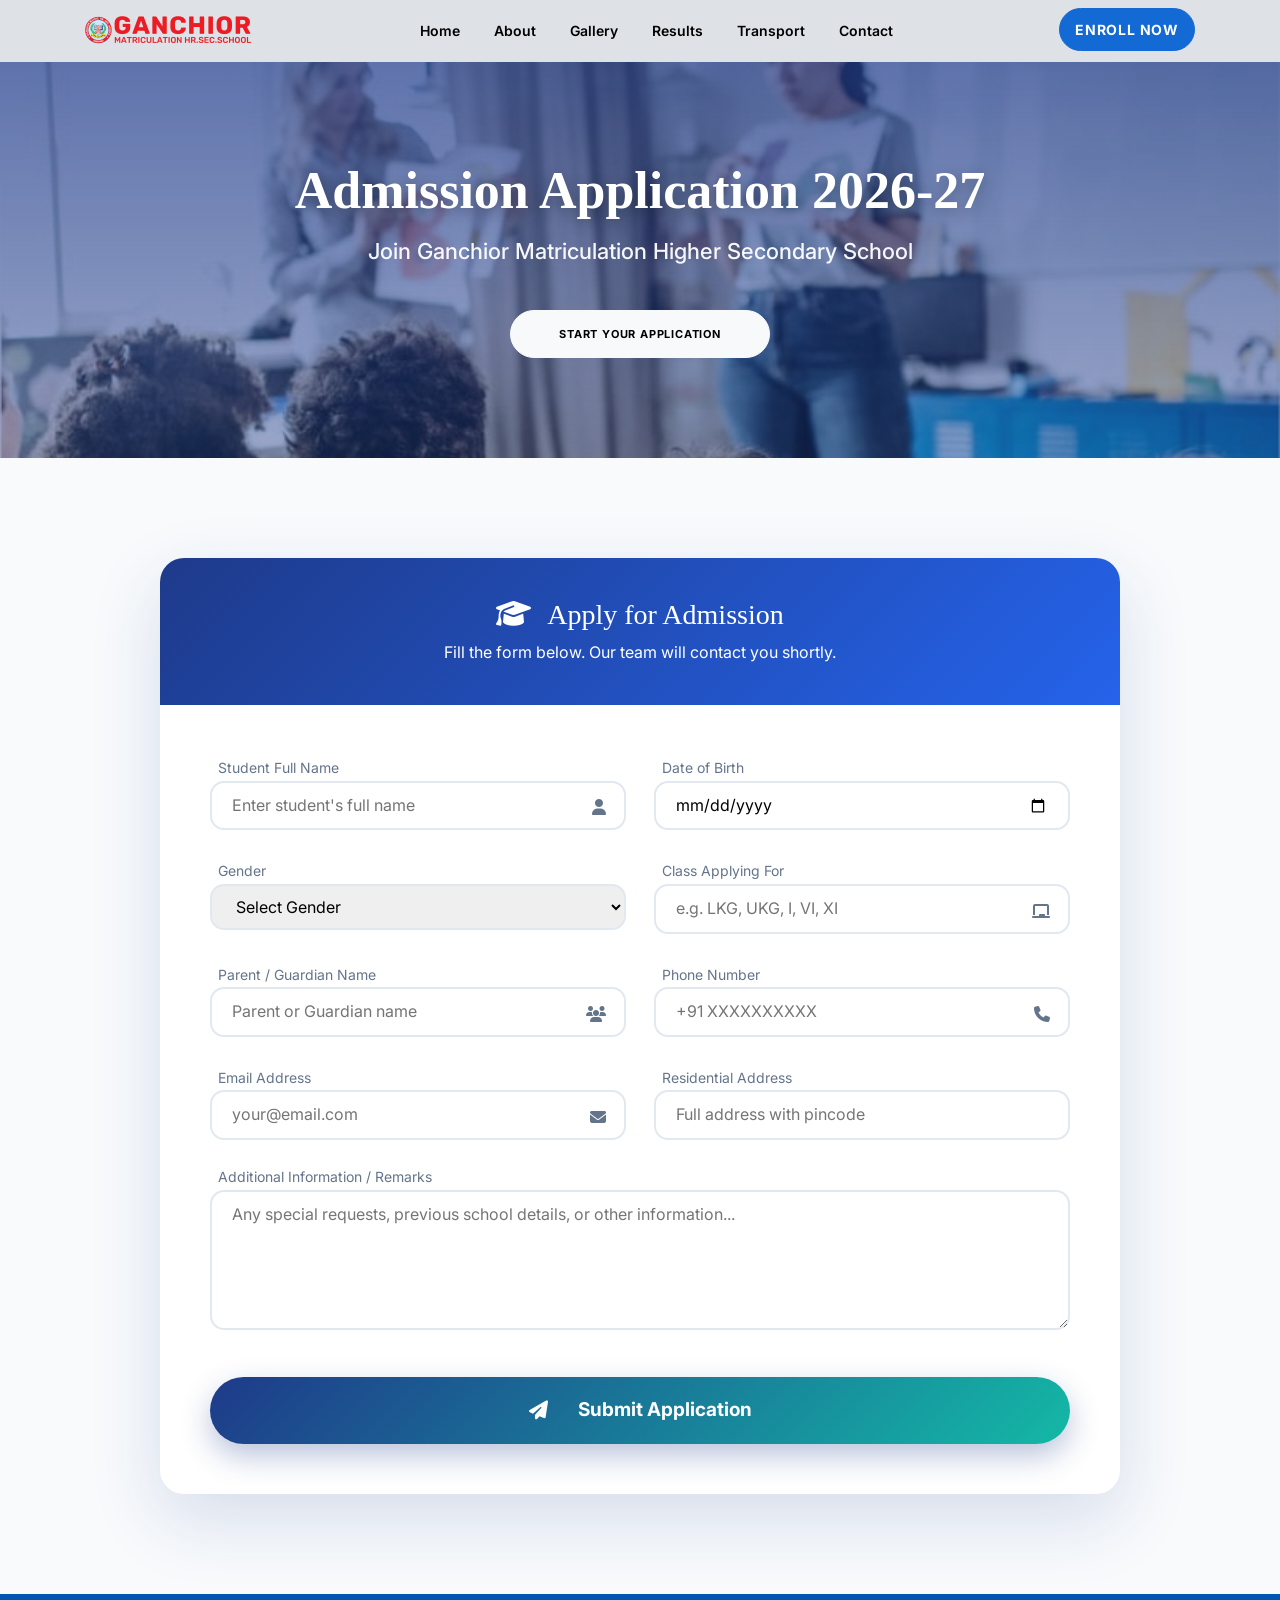
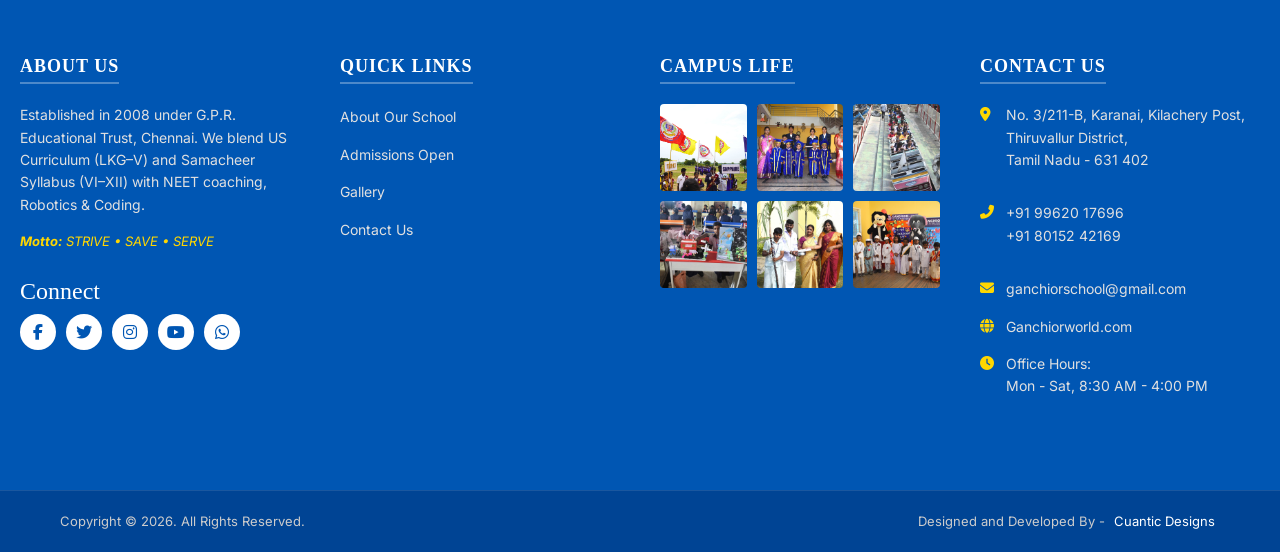
<file: application.html>
<!doctype html>
<html lang="en">

<head>
  <meta charset="utf-8">
  <meta name="viewport" content="width=device-width, initial-scale=1, shrink-to-fit=no">
  <meta name="author" content="Untree.co">
  <link rel="shortcut icon" href="./favicon.png">
  <meta name="description" content="Ganchior Matriculation Higher Secondary School - Admission Application 2026-27" />
  <link rel="stylesheet" href="./css/style.css">
  <title>Ganchior Matriculation Higher Secondary School - Application</title>
  <style>
    :root {
      --primary: #1e3a8a;
      --accent: #14b8a6;
      --light: #f8fafc;
    }

    h1,
    h2 {
      color: #fff;
    }

    .adm-hero {
      background: linear-gradient(rgba(30, 58, 138, 0.75), #1e3a8a70), url(./images/img-school-2-min.jpg) center / cover no-repeat;
      padding: 160px 20px 100px;
      color: white;
      text-align: center;
      background-position-y: 0;
    }

    .adm-title {
      font-size: 52px;
      font-weight: 800;
      margin-bottom: 12px;
      text-shadow: 0 4px 15px rgba(0, 0, 0, 0.3);
    }

    .adm-subtitle {
      font-size: 22px;
      font-weight: 500;
      opacity: 0.95;
    }

    .adm-section {
      padding: 100px 20px;
      background: var(--light);
    }

    .adm-form-container {
      max-width: 960px;
      margin: 0 auto;
      background: white;
      border-radius: 24px;
      box-shadow: 0 25px 70px rgba(30, 58, 138, 0.15);
      overflow: hidden;
    }

    .form-header {
      background: linear-gradient(135deg, var(--primary), #2563eb);
      color: white;
      padding: 40px 50px;
      text-align: center;
    }

    .form-header h2 {
      margin: 0;
      font-size: 28px;
    }

    .form-body {
      padding: 50px;
    }

    .adm-grid {
      display: grid;
      grid-template-columns: repeat(auto-fit, minmax(320px, 1fr));
      gap: 28px;
    }

    .form-group {
      position: relative;
    }

    .form-group label {
      /* position: absolute; */
      /* left: 20px; */
      /* top: 14px; */
      font-size: 14px;
      color: #64748b;
      transition: all 0.3s ease;
      pointer-events: none;
      background: white;
      padding: 0 8px;
      /* z-index: 2; */
    }

    .form-group input,
    .form-group select,
    .form-group textarea {
      width: 100%;
      padding: 10px 20px;
      border: 2px solid #e2e8f0;
      border-radius: 14px;
      font-size: 16px;
      transition: all 0.3s;
    }

    .form-group input:focus,
    .form-group select:focus,
    .form-group textarea:focus {
      border-color: var(--accent);
      box-shadow: 0 0 0 5px rgba(20, 184, 166, 0.15);
      outline: none;
    }

    .form-group textarea {
      min-height: 140px;
      resize: vertical;
    }

    .adm-btn {
      width: 100%;
      margin: 40px auto 0;
      display: flex;
      padding: 18px;
      justify-content: center;
      font-size: 19px;
      font-weight: 700;
      background: linear-gradient(135deg, var(--primary), var(--accent));
      color: white;
      border: none;
      border-radius: 50px;
      cursor: pointer;
      transition: all 0.4s ease;
      box-shadow: 0 12px 30px rgba(30, 58, 138, 0.3);
      align-items: center;
      gap: 30px;
    }

    .adm-btn:hover {
      transform: translateY(-5px);
      box-shadow: 0 20px 40px rgba(30, 58, 138, 0.4);
    }

    .input-icon {
      position: absolute;
      right: 20px;
      bottom: 15px;
      color: #64748b;
      z-index: 3;
    }

    @keyframes fadeInUp {
      from {
        opacity: 0;
        transform: translateY(50px);
      }

      to {
        opacity: 1;
        transform: translateY(0);
      }
    }

    .adm-form-container {
      animation: fadeInUp 0.9s ease forwards;
    }

    @media (max-width: 768px) {
      .adm-title {
        font-size: 38px;
      }

      .form-body {
        padding: 35px 20px;
      }

      .adm-grid {
        grid-template-columns: 1fr;
      }
    }
  </style>
</head>

<body>
  <!-- Navbar Section -- Start -->
<nav class="site-nav">

  <!-- Top Bar -->
  <div class="pb-2 top-bar mb-3">
    <div class="container">
      <div class="row align-items-center">

        <div class="col-12 col-lg-9">

          <a
            href="https://www.google.com/maps/dir//Ganchior+Matriculation+Higher+Secondary+School,+Kizhacheri,+Thiruvallur,+SH-120,+Walajabad+Sunguvarchathiram+Keelachery+Road,+Thiruvallur,+Thiruvallur,+631402/"
            target="_blank"
            class="small mr-3"
          >
            <span class="icon-map mr-2"></span>
            <span class="d-none d-lg-inline-block">
              Find The Location
            </span>
          </a>

          <a href="tel:+919962017696" class="small mr-3">
            <span class="icon-phone mr-2"></span>
            <span class="d-none d-lg-inline-block">
              +91 9962017696
            </span>
          </a>

          <a href="mailto:ganchiorschool@gmail.com" class="small mr-3">
            <span class="icon-envelope mr-2"></span>
            <span class="d-none d-lg-inline-block">
              ganchiorschool@gmail.com
            </span>
          </a>

        </div>

      </div>
    </div>
  </div>


  <!-- Main Navigation -->
  <div class="sticky-nav js-sticky-header">

    <div class="container position-relative">

      <div class="site-navigation text-center">

        <!-- Logo -->
        <a
          href="./index.html"
          class="logod menu-absolute"
          id="logod"
        >
          <img
            src="./images/logo.png"
            alt="Ganchior Matriculation Higher Secondary School"
          >
        </a>


        <!-- Desktop Navigation -->
        <ul class="js-clone-nav d-none d-lg-inline-block site-menu">

          <li >
            <a href="./index.html">Home</a>
          </li>

          <li>
            <a href="./about.html">About</a>
          </li>

          <li>
            <a href="./gallery.html">Gallery</a>
          </li>

          <li>
            <a href="./results.html">Results</a>
          </li>

          <li>
            <a href="./transport.html">Transport</a>
          </li>

          <li>
            <a href="./contact.html">Contact</a>
          </li>

        </ul>


        <!-- Desktop Enroll Button -->
        <a
          href="application.html"
          class="primary_btn btn-book btn btn-primary btn-sm menu-absolute"
        >
          Enroll Now
        </a>


        <!-- Mobile 3 Bar Button -->
        <a
          href="#"
          id="mobileMenuBtn"
          class="burger ml-auto float-right site-menu-toggle js-menu-toggle d-inline-block d-lg-none light position-absolute end-0"
          aria-label="Open Menu"
        >
          <span></span>
        </a>

      </div>

    </div>

  </div>


  <!-- Mobile Overlay -->
  <div
    class="mobile-overlay"
    id="mobileOverlay"
  ></div>


  <!-- Mobile Menu -->
  <div
    class="mobile-menu"
    id="mobileMenu"
  >

    <!-- Mobile Menu Header -->
    <div class="mobile-menu-header">

      <a href="./index.html">
        <img
          src="./images/logo.png"
          alt="Ganchior School"
        >
      </a>

      <!-- Close Button -->
      <button
        type="button"
        class="mobile-close"
        id="mobileClose"
        aria-label="Close Menu"
      >
        <span></span>
        <span></span>
      </button>

    </div>


    <!-- Mobile Menu Links -->
    <div class="mobile-menu-content">

      <a
        href="./index.html"
        class="mobile-link active"
      >
        <span>01</span>
        Home
      </a>

      <a
        href="./about.html"
        class="mobile-link"
      >
        <span>02</span>
        About
      </a>

      <a
        href="./gallery.html"
        class="mobile-link"
      >
        <span>03</span>
        Gallery
      </a>

      <a
        href="./results.html"
        class="mobile-link"
      >
        <span>04</span>
        Results
      </a>

      <a
        href="./transport.html"
        class="mobile-link"
      >
        <span>05</span>
        Transport
      </a>

      <a
        href="./contact.html"
        class="mobile-link"
      >
        <span>06</span>
        Contact
      </a>


      <!-- Mobile Enroll -->
      <a
        href="application.html"
        class="mobile-enroll-btn"
      >
        <span>Enroll Now</span>
        <span>→</span>
      </a>

    </div>


    <!-- Mobile Contact -->
    <div class="mobile-menu-footer">

      <a href="tel:+919962017696">
        +91 9962017696
      </a>

      <a href="mailto:ganchiorschool@gmail.com">
        ganchiorschool@gmail.com
      </a>

    </div>

  </div>

</nav>
  <a href="application.html" class="enroll-btn">Enroll Now</a>
  <!-- Navbar Section -- End -->
  <!-- Improved Hero -->
  <div class="adm-hero">
    <div class="container">
      <h1 class="adm-title">Admission Application 2026-27</h1>
      <p class="adm-subtitle">Join Ganchior Matriculation Higher Secondary School</p>
      <a href="#application-form" class="btn btn-light btn-lg px-5 mt-4">Start Your Application</a>
    </div>
  </div>
  <!-- Enhanced Admission Section -->
  <section class="adm-section" id="application-form">
    <div class="container">
      <div class="adm-form-container">
        <div class="form-header">
          <h2><i class="fas fa-graduation-cap me-3"></i>Apply for Admission</h2>
          <p class="mb-0 mt-2 opacity-90">Fill the form below. Our team will contact you shortly.</p>
        </div>
        <div class="form-body">
          <form id="applicationForm">
            <div class="adm-grid">
              <div class="form-group">
                <label>Student Full Name</label>
                <input type="text" placeholder="Enter student's full name" required>
                <i class="fas fa-user input-icon"></i>
              </div>
              <div class="form-group">
                <label>Date of Birth</label>
                <input type="date" required>
              </div>
              <div class="form-group">
                <label>Gender</label>
                <select required>
                  <option value="">Select Gender</option>
                  <option>Male</option>
                  <option>Female</option>
                  <option>Other</option>
                </select>
              </div>
              <div class="form-group">
                <label>Class Applying For</label>
                <input type="text" placeholder="e.g. LKG, UKG, I, VI, XI" required>
                <i class="fas fa-chalkboard input-icon"></i>
              </div>
              <div class="form-group">
                <label>Parent / Guardian Name</label>
                <input type="text" placeholder="Parent or Guardian name" required>
                <i class="fas fa-users input-icon"></i>
              </div>
              <div class="form-group">
                <label>Phone Number</label>
                <input type="tel" placeholder="+91 XXXXXXXXXX" required>
                <i class="fas fa-phone input-icon"></i>
              </div>
              <div class="form-group">
                <label>Email Address</label>
                <input type="email" placeholder="your@email.com" required>
                <i class="fas fa-envelope input-icon"></i>
              </div>
              <div class="form-group">
                <label>Residential Address</label>
                <input type="text" placeholder="Full address with pincode" required>
              </div>
            </div>
            <div class="form-group mt-4">
              <label>Additional Information / Remarks</label>
              <textarea placeholder="Any special requests, previous school details, or other information..."></textarea>
            </div>
            <button type="submit" class="adm-btn">
              <i class="fas fa-paper-plane"></i> Submit Application
            </button>
          </form>
        </div>
      </div>
    </div>
  </section>
  <!-- === YOUR ORIGINAL FOOTER (Completely Unchanged) === -->
  <footer class="ganchior-world-footer" id="school-footer-section">
    <!-- ... (Your full original footer code - kept exactly as provided) ... -->
    <div class="gw-footer-container" id="footer-main-wrapper">
      <!-- About Us Column -->
      <div class="gw-footer-col gw-footer-about" id="footer-about-col">
        <h3 class="gw-footer-title" id="footer-about-heading">About Us</h3>
        <p class="gw-footer-text" id="footer-about-description">
          Established in 2008 under G.P.R. Educational Trust, Chennai. We blend US Curriculum (LKG–V) and Samacheer
          Syllabus (VI–XII) with NEET coaching, Robotics & Coding.
        </p>
        <p class="gw-footer-motto" id="footer-school-motto">
          <strong>Motto:</strong> STRIVE • SAVE • SERVE
        </p>
        <div class="gw-social-connect" id="footer-social-section">
          <h4 class="gw-footer-col gw-footer-about" style="color: white;">Connect</h4>
          <div class="gw-social-icons" id="footer-social-links">
            <a href="#" class="gw-social-icon gw-facebook" aria-label="Facebook"><i class="fab fa-facebook-f"></i></a>
            <a href="#" class="gw-social-icon gw-twitter" aria-label="Twitter"><i class="fab fa-twitter"></i></a>
            <a href="#" class="gw-social-icon gw-instagram" aria-label="Instagram"><i class="fab fa-instagram"></i></a>
            <a href="#" class="gw-social-icon gw-youtube" aria-label="YouTube"><i class="fab fa-youtube"></i></a>
            <a href="#" class="gw-social-icon gw-whatsapp" aria-label="WhatsApp"><i class="fab fa-whatsapp"></i></a>
          </div>
        </div>
      </div>
      <!-- Quick Links Column -->
      <div class="gw-footer-col gw-footer-links" id="footer-links-col">
        <h3 class="gw-footer-title" id="footer-quicklinks-heading">Quick Links</h3>
        <ul class="gw-footer-nav" id="footer-navigation">
          <li class="gw-nav-item"><a href="./about.html" class="gw-nav-link">About Our School</a></li>
          <li class="gw-nav-item"><a href="./application.html" class="gw-nav-link">Admissions Open</a></li>
          <li class="gw-nav-item"><a href="./gallery.html" class="gw-nav-link">Gallery</a></li>
          <li class="gw-nav-item"><a href="./contact.html" class="gw-nav-link">Contact Us</a></li>
        </ul>
      </div>
      <!-- Gallery Column -->
      <div class="gw-footer-col gw-footer-gallery" id="footer-gallery-col">
        <h3 class="gw-footer-title" id="footer-gallery-heading">Campus Life</h3>
        <div class="gw-gallery-grid" id="footer-gallery-images">
          <div class="gw-gallery-item" id="gallery-img-1">
            <img src="./images/gallery/cat/Events/3.SPORTS/2. SPORTS DAY (4).JPG" alt="Sports Day Celebration"
              class="gw-gallery-img">
          </div>
          <div class="gw-gallery-item" id="gallery-img-2">
            <img src="./images/gallery/cat/Events/10. GRADUATION DAY/DSC_0452.JPG" alt="Science Laboratory"
              class="gw-gallery-img">
          </div>
          <div class="gw-gallery-item" id="gallery-img-3">
            <img src="./images/gallery/cat/ECA/6. EDUCATIONAL TOUR/DSC_0187.JPG" alt="Smart Classroom"
              class="gw-gallery-img">
          </div>
          <div class="gw-gallery-item" id="gallery-img-4">
            <img src="./images/gallery/cat/ECA/5. SCIENCE EXPO/DSC_0413.JPG" alt="KALAM 2047 Event"
              class="gw-gallery-img">
          </div>
          <div class="gw-gallery-item" id="gallery-img-5">
            <img src="./images/gallery/cat/Special Days/18. PONGAL/DSC_0244.JPG" alt="Graduation Day"
              class="gw-gallery-img">
          </div>
          <div class="gw-gallery-item" id="gallery-img-6">
            <img src="./images/gallery/cat/Special Days/12. CHILDRENS DAY/5. CHILDRENS DAY (2).JPG"
              alt="Digital Library" class="gw-gallery-img">
          </div>
        </div>
      </div>
      <!-- Contact Column -->
      <div class="gw-footer-col gw-footer-contact" id="footer-contact-col">
        <h3 class="gw-footer-title" id="footer-contact-heading">Contact Us</h3>
        <address class="gw-contact-info" id="footer-address">
          <div class="gw-address-block" id="school-address">
            <i class="fas fa-map-marker-alt"></i>
            <p>No. 3/211-B, Karanai, Kilachery Post,<br>Thiruvallur District, <br> Tamil Nadu - 631 402</p>
          </div>
          <div class="gw-phone-block" id="school-phones">
            <i class="fas fa-phone-alt"></i>
            <p>
              <a href="tel:+919962017696">+91 99620 17696</a><br>
              <a href="tel:+918015242169">+91 80152 42169</a>
            </p>
          </div>
          <div class="gw-email-block" id="school-email">
            <i class="fas fa-envelope"></i>
            <a href="mailto:ganchiorschool@gmail.com">ganchiorschool@gmail.com</a>
          </div>
          <div class="gw-website-block" id="school-website">
            <i class="fas fa-globe"></i>
            <a href="https://ganchiorworld.com" target="_blank">Ganchiorworld.com</a>
          </div>
          <div class="gw-hours-block" id="office-hours">
            <i class="fas fa-clock"></i>
            <p>Office Hours: <br> Mon - Sat, 8:30 AM - 4:00 PM</p>
          </div>
        </address>
      </div>
    </div>
    <!-- Copyright Bar -->
    <div class="gw-copyright-bar" id="footer-copyright">
      <div class="gw-copyright-container">
        <p class="gw-copyright-text" id="copyright-message">Copyright © 2026. All Rights Reserved.</p>
        <p class="gw-credits" id="footer-credits">
          <span>Designed and Developed By -</span>
          <a href="https://cuanticdesigns.com/" target="_blank" class="gw-privacy-link">Cuantic Designs</a>
        </p>
      </div>
    </div>
  </footer>
  <script>
    document.getElementById('applicationForm').addEventListener('submit', function (e) {
      e.preventDefault();
      alert("✅ Your application has been successfully submitted!\n\nOur admission team will contact you shortly.");
      this.reset();
    });
  </script>

  <script src="./js/common.js"></script>

</body>

</html>
</file>
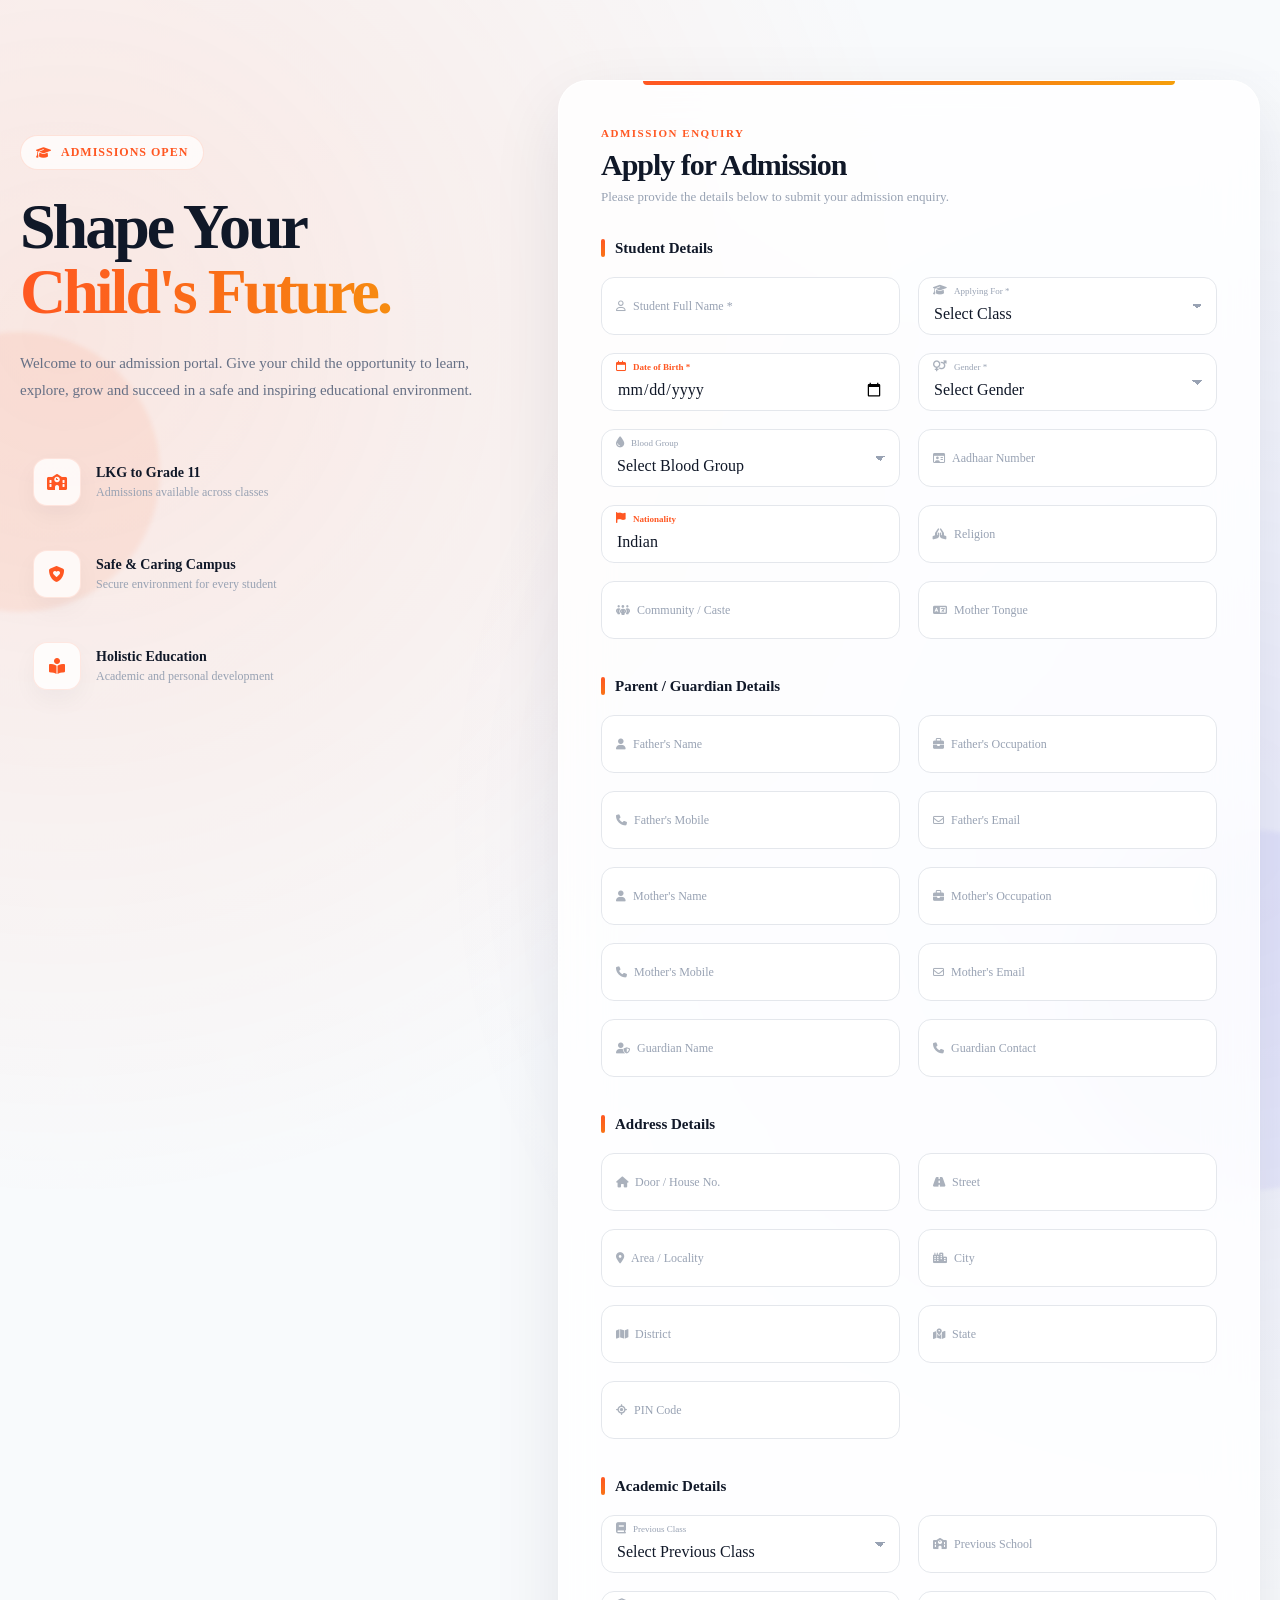
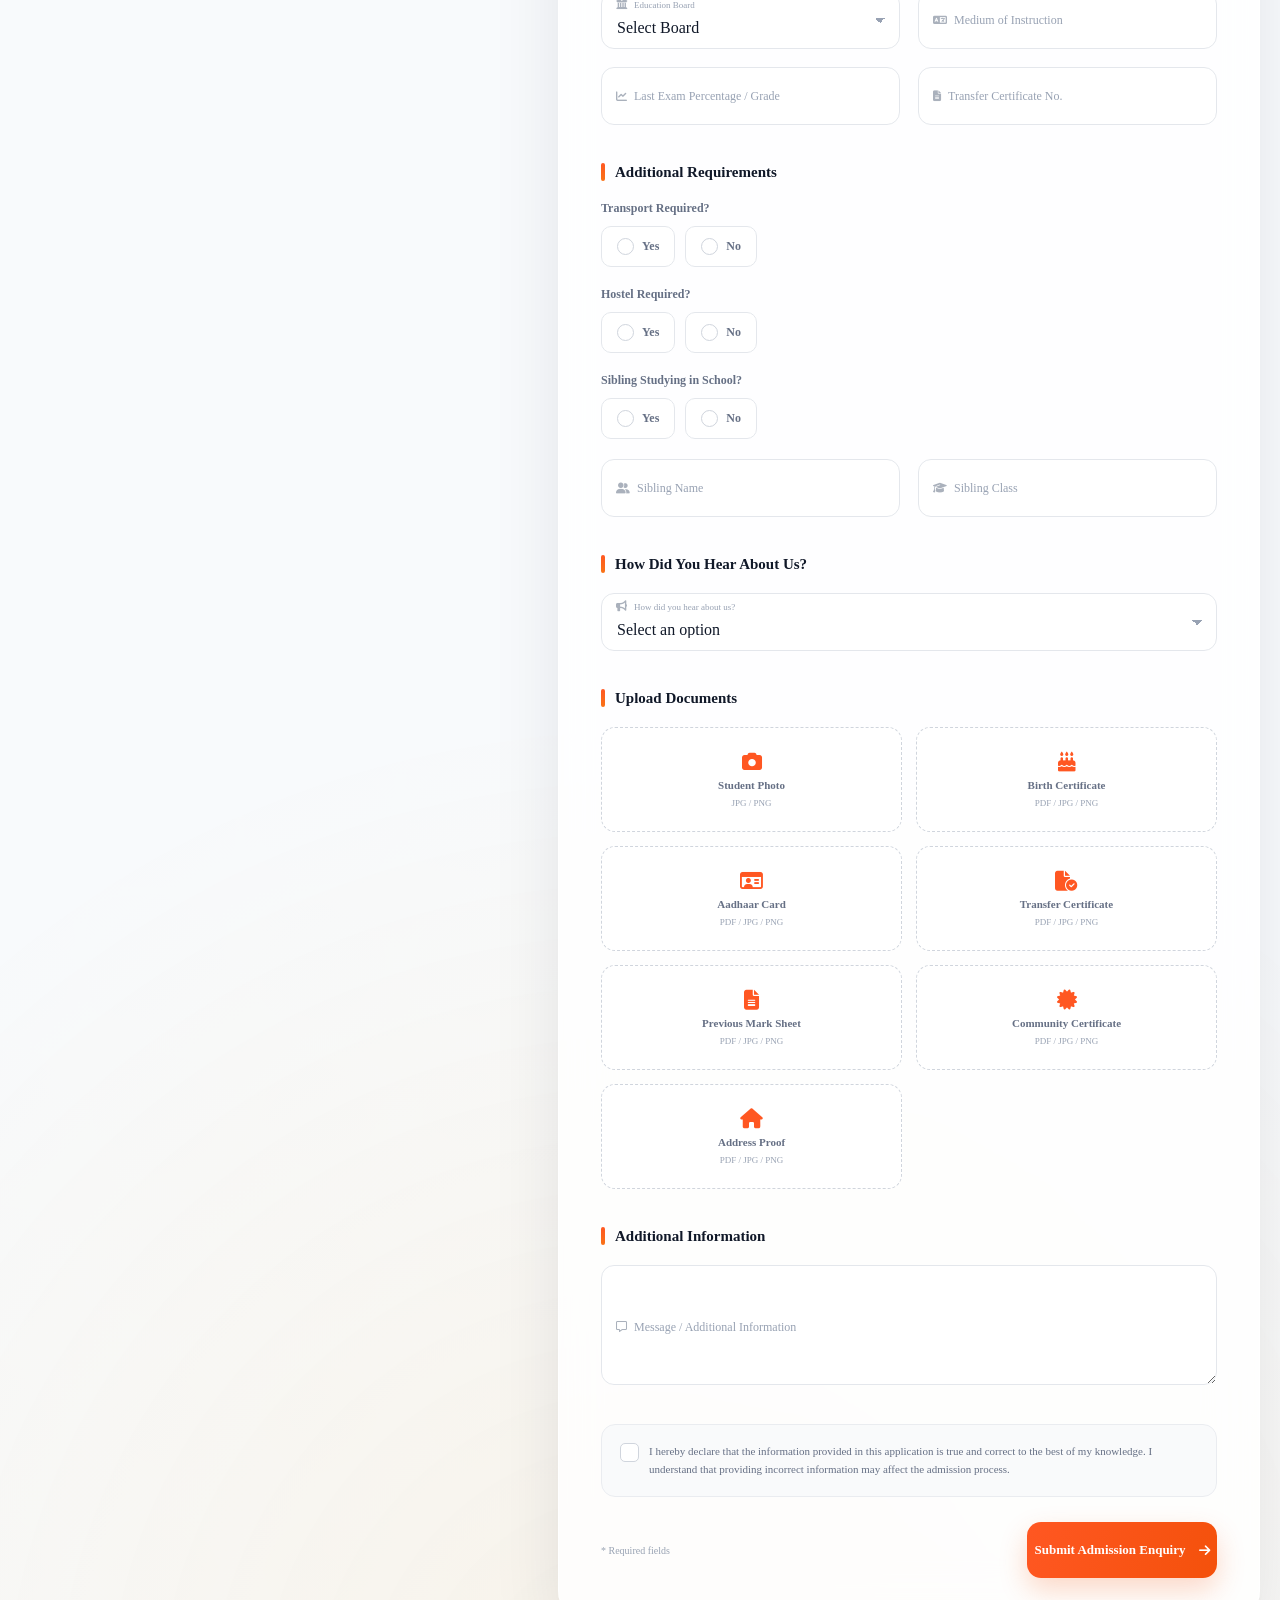
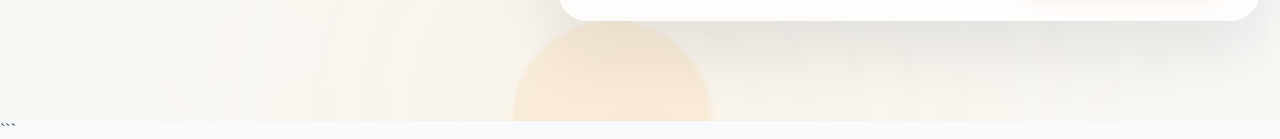
<file: form.html>
<!DOCTYPE html>
<html lang="en">
<head>
  <meta charset="UTF-8">
  <meta name="viewport" content="width=device-width, initial-scale=1.0">

  <title>Apply for Admission | School</title>

  <link rel="preconnect" href="https://fonts.googleapis.com">
  <link rel="preconnect" href="https://fonts.gstatic.com" crossorigin>


  <link
    rel="stylesheet"
    href="https://cdnjs.cloudflare.com/ajax/libs/font-awesome/6.7.2/css/all.min.css"
  >

  <style>
    * {
      margin: 0;
      padding: 0;
      box-sizing: border-box;
    }

    :root {
      --primary: #ff5722;
      --primary-dark: #e64a19;
      --orange: #f97316;
      --yellow: #f59e0b;

      --dark: #101828;
      --text: #344054;
      --muted: #667085;
      --light: #98a2b3;

      --border: #e4e7ec;
      --white: #ffffff;
      --bg: #f8fafc;

      --shadow:
        0 25px 70px rgba(16, 24, 40, 0.09);
    }

    html {
      scroll-behavior: smooth;
    }

    body {
      color: var(--text);
      background: var(--bg);
      overflow-x: hidden;
    }

    button,
    input,
    select,
    textarea {
      font: inherit;
    }

    /* =========================================
       PAGE
    ========================================= */

    .admission-page {
      position: relative;
      min-height: 100vh;
      padding: 80px 20px 100px;
      overflow: hidden;

      background:
        radial-gradient(
          circle at 5% 10%,
          rgba(255, 87, 34, 0.12),
          transparent 27%
        ),
        radial-gradient(
          circle at 95% 25%,
          rgba(99, 102, 241, 0.10),
          transparent 28%
        ),
        radial-gradient(
          circle at 50% 100%,
          rgba(245, 158, 11, 0.08),
          transparent 30%
        ),
        #f8fafc;
    }

    /* =========================================
       ANIMATED BACKGROUND
    ========================================= */

    .background-shapes {
      position: absolute;
      inset: 0;
      overflow: hidden;
      pointer-events: none;
    }

    .shape {
      position: absolute;
      border-radius: 50%;
      filter: blur(2px);
    }

    .shape-1 {
      width: 280px;
      height: 280px;
      left: -120px;
      top: 10%;
      background: rgba(255, 87, 34, 0.08);
      animation: floatOne 9s ease-in-out infinite;
    }

    .shape-2 {
      width: 360px;
      height: 360px;
      right: -150px;
      top: 25%;
      background: rgba(99, 102, 241, 0.08);
      animation: floatTwo 11s ease-in-out infinite;
    }

    .shape-3 {
      width: 200px;
      height: 200px;
      left: 40%;
      bottom: -100px;
      background: rgba(245, 158, 11, 0.08);
      animation: floatThree 8s ease-in-out infinite;
    }

    .shape-4 {
      width: 90px;
      height: 90px;
      right: 25%;
      top: 10%;
      border: 1px solid rgba(255, 87, 34, 0.18);
      background: transparent;
      animation: rotateShape 15s linear infinite;
    }

    @keyframes floatOne {
      0%, 100% {
        transform: translate(0, 0);
      }

      50% {
        transform: translate(40px, -30px);
      }
    }

    @keyframes floatTwo {
      0%, 100% {
        transform: translate(0, 0) scale(1);
      }

      50% {
        transform: translate(-40px, 30px) scale(1.08);
      }
    }

    @keyframes floatThree {
      0%, 100% {
        transform: translateY(0);
      }

      50% {
        transform: translateY(-30px);
      }
    }

    @keyframes rotateShape {
      to {
        transform: rotate(360deg);
      }
    }

    /* =========================================
       CONTAINER
    ========================================= */

    .admission-container {
      position: relative;
      z-index: 2;

      width: 100%;
      max-width: 1280px;

      margin: auto;

      display: grid;
      grid-template-columns: 0.8fr 1.2fr;

      gap: 70px;
      align-items: start;
    }

    /* =========================================
       LEFT SIDE
    ========================================= */

    .admission-intro {
      position: sticky;
      top: 30px;
      padding-top: 25px;
    }

    .badge {
      display: inline-flex;
      align-items: center;
      gap: 9px;

      padding: 9px 15px;

      border: 1px solid rgba(255, 87, 34, 0.15);
      border-radius: 50px;

      background: rgba(255, 255, 255, 0.75);
      backdrop-filter: blur(12px);

      color: var(--primary);
      font-size: 12px;
      font-weight: 800;
      letter-spacing: 1px;
      text-transform: uppercase;
    }

    .admission-intro h1 {
      margin-top: 24px;
      color: var(--dark);
      font-size: clamp(42px, 5vw, 68px);
      line-height: 1.02;
      letter-spacing: -3px;
      font-weight: 700;
    }

    .admission-intro h1 span {
      display: block;

      background:
        linear-gradient(
          100deg,
          #ff5722,
          #f97316,
          #f59e0b
        );

      -webkit-background-clip: text;
      background-clip: text;
      -webkit-text-fill-color: transparent;
    }

    .intro-text {
      max-width: 520px;

      margin-top: 25px;

      color: var(--muted);

      font-size: 15px;
      line-height: 1.85;
    }

    /* =========================================
       FEATURES
    ========================================= */

    .feature-list {
      margin-top: 40px;

      display: flex;
      flex-direction: column;
      gap: 18px;
    }

    .feature {
      display: flex;
      align-items: center;
      gap: 15px;

      padding: 13px;

      border-radius: 16px;

      transition:
        transform 0.3s ease,
        background 0.3s ease;
    }

    .feature:hover {
      transform: translateX(8px);
      background: rgba(255, 255, 255, 0.6);
    }

    .feature-icon {
      width: 48px;
      height: 48px;
      flex: 0 0 48px;

      display: grid;
      place-items: center;

      border: 1px solid rgba(255, 87, 34, 0.12);
      border-radius: 14px;

      background: rgba(255, 255, 255, 0.8);

      color: var(--primary);

      box-shadow:
        0 10px 25px rgba(16, 24, 40, 0.04);

      transition: 0.3s ease;
    }

    .feature:hover .feature-icon {
      transform: rotate(-5deg) scale(1.08);
    }

    .feature h4 {
      color: var(--dark);
      font-size: 14px;
      margin-bottom: 4px;
    }

    .feature p {
      color: var(--light);
      font-size: 12px;
    }

    /* =========================================
       FORM CARD
    ========================================= */

    .form-card {
      position: relative;

      padding: 42px;

      border: 1px solid rgba(255, 255, 255, 0.9);
      border-radius: 30px;

      background: rgba(255, 255, 255, 0.82);

      backdrop-filter: blur(25px);
      -webkit-backdrop-filter: blur(25px);

      box-shadow: var(--shadow);

      animation: cardReveal 0.8s ease both;
    }

    .form-card::before {
      content: "";

      position: absolute;

      top: 0;
      left: 12%;
      right: 12%;

      height: 4px;

      border-radius: 0 0 10px 10px;

      background:
        linear-gradient(
          90deg,
          #ff5722,
          #f97316,
          #f59e0b
        );
    }

    @keyframes cardReveal {
      from {
        opacity: 0;
        transform: translateY(35px);
      }

      to {
        opacity: 1;
        transform: translateY(0);
      }
    }

    /* =========================================
       FORM HEADER
    ========================================= */

    .form-header {
      margin-bottom: 34px;
    }

    .form-header span {
      color: var(--primary);
      font-size: 11px;
      font-weight: 800;
      text-transform: uppercase;
      letter-spacing: 1.5px;
    }

    .form-header h2 {
      margin-top: 7px;
      color: var(--dark);
      font-size: 30px;
      font-weight: 700;
      letter-spacing: -1px;
    }

    .form-header p {
      margin-top: 7px;
      color: var(--light);
      font-size: 13px;
    }

    /* =========================================
       SECTION TITLE
    ========================================= */

    .form-section {
      margin-top: 38px;
    }

    .form-section:first-of-type {
      margin-top: 0;
    }

    .section-title {
      display: flex;
      align-items: center;
      gap: 10px;

      margin-bottom: 20px;

      color: var(--dark);

      font-size: 15px;
      font-weight: 800;
    }

    .section-title::before {
      content: "";

      width: 4px;
      height: 18px;

      border-radius: 10px;

      background: linear-gradient(
        180deg,
        var(--primary),
        var(--orange)
      );
    }

    /* =========================================
       GRID
    ========================================= */

    .form-grid {
      display: grid;
      grid-template-columns: repeat(2, 1fr);
      gap: 18px;
    }

    .full {
      grid-column: 1 / -1;
    }

    /* =========================================
       INPUT
    ========================================= */

    .field {
      position: relative;
    }

    .field input,
    .field select,
    .field textarea {
      width: 100%;

      border: 1px solid var(--border);
      border-radius: 13px;

      outline: none;

      background: rgba(255, 255, 255, 0.85);

      color: var(--dark);

      transition:
        border 0.3s ease,
        box-shadow 0.3s ease,
        transform 0.3s ease,
        background 0.3s ease;
    }

    .field input,
    .field select {
      height: 58px;
      padding: 22px 15px 7px;
    }

    .field textarea {
      min-height: 120px;

      padding: 25px 15px 10px;

      resize: vertical;
    }

    .field label {
      position: absolute;

      left: 15px;
      top: 50%;

      display: flex;
      align-items: center;
      gap: 7px;

      transform: translateY(-50%);

      color: var(--light);

      font-size: 12px;

      pointer-events: none;

      transition: 0.25s ease;
    }

    .field label i {
      color: #aab1bc;
      font-size: 11px;
    }

    .field input:focus,
    .field select:focus,
    .field textarea:focus {
      border-color: var(--primary);

      background: #fff;

      box-shadow:
        0 0 0 4px rgba(255, 87, 34, 0.07),
        0 8px 20px rgba(16, 24, 40, 0.04);

      transform: translateY(-1px);
    }

    .field input:focus + label,
    .field input:not(:placeholder-shown) + label,
    .field textarea:focus + label,
    .field textarea:not(:placeholder-shown) + label {
      top: 8px;

      transform: translateY(0);

      color: var(--primary);

      font-size: 9px;
      font-weight: 700;
    }

    .field input:focus + label i,
    .field input:not(:placeholder-shown) + label i,
    .field textarea:focus + label i,
    .field textarea:not(:placeholder-shown) + label i {
      color: var(--primary);
    }

    /* =========================================
       DATE
    ========================================= */

    .date-field label {
      top: 8px;
      transform: translateY(0);

      font-size: 9px;
    }

    .date-field input {
      padding-top: 22px;
    }

    /* =========================================
       SELECT
    ========================================= */

    .select-field label {
      top: 8px;
      transform: translateY(0);

      font-size: 9px;
    }

    .select-field select {
      appearance: none;
      cursor: pointer;

      background-image:
        linear-gradient(
          45deg,
          transparent 50%,
          #98a2b3 50%
        ),
        linear-gradient(
          135deg,
          #98a2b3 50%,
          transparent 50%
        );

      background-position:
        calc(100% - 19px) 26px,
        calc(100% - 14px) 26px;

      background-size: 5px 5px;
      background-repeat: no-repeat;
    }

    /* =========================================
       RADIO / OPTIONS
    ========================================= */

    .option-group {
      display: flex;
      flex-wrap: wrap;
      gap: 10px;
    }

    .option {
      position: relative;
    }

    .option input {
      position: absolute;
      opacity: 0;
    }

    .option label {
      display: inline-flex;
      align-items: center;
      gap: 8px;

      padding: 11px 15px;

      border: 1px solid var(--border);
      border-radius: 10px;

      background: #fff;

      color: var(--muted);

      font-size: 12px;
      font-weight: 600;

      cursor: pointer;

      transition: 0.25s ease;
    }

    .option label::before {
      content: "";

      width: 15px;
      height: 15px;

      border: 1px solid #d0d5dd;
      border-radius: 50%;

      transition: 0.25s ease;
    }

    .option input:checked + label {
      border-color: rgba(255, 87, 34, 0.35);

      background: rgba(255, 87, 34, 0.06);

      color: var(--primary);
    }

    .option input:checked + label::before {
      border: 4px solid var(--primary);
    }

    /* =========================================
       DOCUMENT UPLOAD
    ========================================= */

    .upload-grid {
      display: grid;
      grid-template-columns: repeat(2, 1fr);
      gap: 14px;
    }

    .upload-box {
      position: relative;

      min-height: 105px;

      display: flex;
      flex-direction: column;
      align-items: center;
      justify-content: center;

      gap: 7px;

      border: 1px dashed #d0d5dd;
      border-radius: 14px;

      background: rgba(255, 255, 255, 0.65);

      color: var(--muted);

      cursor: pointer;

      overflow: hidden;

      transition: 0.3s ease;
    }

    .upload-box:hover {
      border-color: var(--primary);

      background: rgba(255, 87, 34, 0.035);

      transform: translateY(-2px);
    }

    .upload-box i {
      color: var(--primary);
      font-size: 20px;
    }

    .upload-box strong {
      font-size: 11px;
    }

    .upload-box small {
      color: var(--light);
      font-size: 9px;
    }

    .upload-box input {
      position: absolute;
      inset: 0;

      width: 100%;
      height: 100%;

      opacity: 0;

      cursor: pointer;
    }

    /* =========================================
       DECLARATION
    ========================================= */

    .declaration {
      margin-top: 35px;

      padding: 18px;

      border: 1px solid #eaecf0;
      border-radius: 14px;

      background: #f9fafb;
    }

    .check {
      display: flex;
      align-items: flex-start;
      gap: 10px;

      cursor: pointer;
    }

    .check input {
      display: none;
    }

    .check-mark {
      width: 19px;
      height: 19px;
      flex: 0 0 19px;

      border: 1px solid #d0d5dd;
      border-radius: 5px;

      background: #fff;

      position: relative;

      transition: 0.25s ease;
    }

    .check input:checked + .check-mark {
      border-color: var(--primary);
      background: var(--primary);
    }

    .check input:checked + .check-mark::after {
      content: "";

      position: absolute;

      left: 6px;
      top: 2px;

      width: 5px;
      height: 9px;

      border-right: 2px solid #fff;
      border-bottom: 2px solid #fff;

      transform: rotate(45deg);
    }

    .check-text {
      color: var(--muted);

      font-size: 11px;
      line-height: 1.6;
    }

    /* =========================================
       SUBMIT AREA
    ========================================= */

    .submit-area {
      margin-top: 25px;

      display: flex;
      align-items: center;
      justify-content: space-between;

      gap: 20px;
    }

    .required-text {
      color: var(--light);
      font-size: 10px;
    }

    .submit-btn {
      position: relative;

      min-width: 190px;
      height: 56px;

      display: inline-flex;
      align-items: center;
      justify-content: center;

      gap: 13px;

      border: 0;
      border-radius: 14px;

      background:
        linear-gradient(
          110deg,
          #ff5722,
          #f4510b
        );

      color: #fff;

      font-size: 13px;
      font-weight: 700;

      cursor: pointer;

      overflow: hidden;

      box-shadow:
        0 12px 28px rgba(244, 81, 11, 0.22);

      transition:
        transform 0.3s ease,
        box-shadow 0.3s ease;
    }

    .submit-btn::before {
      content: "";

      position: absolute;

      top: 0;
      left: -100%;

      width: 70%;
      height: 100%;

      background:
        linear-gradient(
          90deg,
          transparent,
          rgba(255, 255, 255, 0.4),
          transparent
        );

      transform: skewX(-20deg);

      transition: left 0.6s ease;
    }

    .submit-btn span,
    .submit-btn i {
      position: relative;
      z-index: 2;
    }

    .submit-btn i {
      transition: transform 0.3s ease;
    }

    .submit-btn:hover {
      transform: translateY(-3px);

      box-shadow:
        0 18px 38px rgba(244, 81, 11, 0.28);
    }

    .submit-btn:hover::before {
      left: 130%;
    }

    .submit-btn:hover i {
      transform: translateX(5px);
    }

    /* =========================================
       SUCCESS MESSAGE
    ========================================= */

    .success-message {
      display: none;

      margin-top: 20px;

      padding: 15px 18px;

      border: 1px solid #abefc6;
      border-radius: 12px;

      background: #ecfdf3;

      color: #067647;

      font-size: 12px;
      line-height: 1.5;

      animation: successIn 0.4s ease;
    }

    .success-message.show {
      display: flex;
      align-items: center;
      gap: 10px;
    }

    @keyframes successIn {
      from {
        opacity: 0;
        transform: translateY(10px);
      }

      to {
        opacity: 1;
        transform: translateY(0);
      }
    }

    /* =========================================
       TABLET
    ========================================= */

    @media (max-width: 1050px) {

      .admission-container {
        max-width: 850px;

        grid-template-columns: 1fr;

        gap: 45px;
      }

      .admission-intro {
        position: relative;
        top: auto;

        text-align: center;
        padding-top: 0;
      }

      .intro-text {
        margin-left: auto;
        margin-right: auto;
      }

      .feature-list {
        display: grid;
        grid-template-columns: repeat(3, 1fr);

        text-align: left;
      }
    }

    /* =========================================
       MOBILE
    ========================================= */

    @media (max-width: 650px) {

      .admission-page {
        padding: 55px 14px 70px;
      }

      .admission-intro h1 {
        font-size: 42px;
        letter-spacing: -2px;
      }

      .intro-text {
        font-size: 13px;
        line-height: 1.7;
      }

      .feature-list {
        grid-template-columns: 1fr;
        gap: 8px;
      }

      .feature {
        padding: 10px;
      }

      .form-card {
        padding: 28px 17px;

        border-radius: 22px;
      }

      .form-header h2 {
        font-size: 25px;
      }

      .form-grid {
        grid-template-columns: 1fr;
        gap: 16px;
      }

      .full {
        grid-column: auto;
      }

      .upload-grid {
        grid-template-columns: 1fr;
      }

      .submit-area {
        flex-direction: column;
        align-items: stretch;
      }

      .required-text {
        text-align: center;
      }

      .submit-btn {
        width: 100%;
      }
    }

    /* =========================================
       SMALL MOBILE
    ========================================= */

    @media (max-width: 380px) {

      .admission-intro h1 {
        font-size: 36px;
      }

      .form-card {
        padding: 24px 13px;
      }

      .option-group {
        flex-direction: column;
      }

      .option label {
        width: 100%;
      }
    }
  </style>
</head>

<body>

  <main class="admission-page">

    <!-- ANIMATED BACKGROUND -->
    <div class="background-shapes">
      <span class="shape shape-1"></span>
      <span class="shape shape-2"></span>
      <span class="shape shape-3"></span>
      <span class="shape shape-4"></span>
    </div>

    <div class="admission-container">

      <!-- =====================================
           LEFT INTRO
      ====================================== -->

      <aside class="admission-intro">

        <div class="badge">
          <i class="fa-solid fa-graduation-cap"></i>
          Admissions Open
        </div>

        <h1>
          Shape Your
          <span>Child's Future.</span>
        </h1>

        <p class="intro-text">
          Welcome to our admission portal. Give your child the opportunity
          to learn, explore, grow and succeed in a safe and inspiring
          educational environment.
        </p>

        <div class="feature-list">

          <div class="feature">
            <div class="feature-icon">
              <i class="fa-solid fa-school"></i>
            </div>

            <div>
              <h4>LKG to Grade 11</h4>
              <p>Admissions available across classes</p>
            </div>
          </div>

          <div class="feature">
            <div class="feature-icon">
              <i class="fa-solid fa-shield-heart"></i>
            </div>

            <div>
              <h4>Safe & Caring Campus</h4>
              <p>Secure environment for every student</p>
            </div>
          </div>

          <div class="feature">
            <div class="feature-icon">
              <i class="fa-solid fa-book-open-reader"></i>
            </div>

            <div>
              <h4>Holistic Education</h4>
              <p>Academic and personal development</p>
            </div>
          </div>

        </div>

      </aside>


      <!-- =====================================
           FORM
      ====================================== -->

      <section class="form-card">

        <div class="form-header">
          <span>Admission Enquiry</span>

          <h2>Apply for Admission</h2>

          <p>
            Please provide the details below to submit your admission enquiry.
          </p>
        </div>


        <form id="admissionForm">


          <!-- =================================
               STUDENT DETAILS
          ================================== -->

          <div class="form-section">

            <div class="section-title">
              Student Details
            </div>

            <div class="form-grid">

              <div class="field">
                <input
                  type="text"
                  id="studentName"
                  name="studentName"
                  placeholder=" "
                  required
                >

                <label for="studentName">
                  <i class="fa-regular fa-user"></i>
                  Student Full Name *
                </label>
              </div>


              <div class="field select-field">

                <select
                  id="applyingClass"
                  name="applyingClass"
                  required
                >
                  <option value="" selected disabled>
                    Select Class
                  </option>

                  <option>LKG</option>
                  <option>UKG</option>

                  <option>Grade 1</option>
                  <option>Grade 2</option>
                  <option>Grade 3</option>
                  <option>Grade 4</option>
                  <option>Grade 5</option>
                  <option>Grade 6</option>
                  <option>Grade 7</option>
                  <option>Grade 8</option>
                  <option>Grade 9</option>
                  <option>Grade 10</option>
                  <option>Grade 11</option>
                </select>

                <label for="applyingClass">
                  <i class="fa-solid fa-graduation-cap"></i>
                  Applying For *
                </label>

              </div>


              <div class="field date-field">

                <input
                  type="date"
                  id="dob"
                  name="dob"
                  required
                >

                <label for="dob">
                  <i class="fa-regular fa-calendar"></i>
                  Date of Birth *
                </label>

              </div>


              <div class="field select-field">

                <select
                  id="gender"
                  name="gender"
                  required
                >
                  <option value="" selected disabled>
                    Select Gender
                  </option>

                  <option>Male</option>
                  <option>Female</option>
                  <option>Other</option>
                </select>

                <label for="gender">
                  <i class="fa-solid fa-venus-mars"></i>
                  Gender *
                </label>

              </div>


              <div class="field select-field">

                <select
                  id="bloodGroup"
                  name="bloodGroup"
                >
                  <option value="" selected disabled>
                    Select Blood Group
                  </option>

                  <option>A+</option>
                  <option>A-</option>
                  <option>B+</option>
                  <option>B-</option>
                  <option>O+</option>
                  <option>O-</option>
                  <option>AB+</option>
                  <option>AB-</option>
                </select>

                <label for="bloodGroup">
                  <i class="fa-solid fa-droplet"></i>
                  Blood Group
                </label>

              </div>


              <div class="field">

                <input
                  type="text"
                  id="aadhaar"
                  name="aadhaar"
                  placeholder=" "
                  maxlength="12"
                >

                <label for="aadhaar">
                  <i class="fa-regular fa-id-card"></i>
                  Aadhaar Number
                </label>

              </div>


              <div class="field">

                <input
                  type="text"
                  id="nationality"
                  name="nationality"
                  placeholder=" "
                  value="Indian"
                >

                <label for="nationality">
                  <i class="fa-solid fa-flag"></i>
                  Nationality
                </label>

              </div>


              <div class="field">

                <input
                  type="text"
                  id="religion"
                  name="religion"
                  placeholder=" "
                >

                <label for="religion">
                  <i class="fa-solid fa-hands-praying"></i>
                  Religion
                </label>

              </div>


              <div class="field">

                <input
                  type="text"
                  id="community"
                  name="community"
                  placeholder=" "
                >

                <label for="community">
                  <i class="fa-solid fa-people-group"></i>
                  Community / Caste
                </label>

              </div>


              <div class="field">

                <input
                  type="text"
                  id="motherTongue"
                  name="motherTongue"
                  placeholder=" "
                >

                <label for="motherTongue">
                  <i class="fa-solid fa-language"></i>
                  Mother Tongue
                </label>

              </div>

            </div>

          </div>


          <!-- =================================
               PARENT DETAILS
          ================================== -->

          <div class="form-section">

            <div class="section-title">
              Parent / Guardian Details
            </div>

            <div class="form-grid">

              <div class="field">

                <input
                  type="text"
                  id="fatherName"
                  name="fatherName"
                  placeholder=" "
                >

                <label for="fatherName">
                  <i class="fa-solid fa-user"></i>
                  Father's Name
                </label>

              </div>


              <div class="field">

                <input
                  type="text"
                  id="fatherOccupation"
                  name="fatherOccupation"
                  placeholder=" "
                >

                <label for="fatherOccupation">
                  <i class="fa-solid fa-briefcase"></i>
                  Father's Occupation
                </label>

              </div>


              <div class="field">

                <input
                  type="tel"
                  id="fatherPhone"
                  name="fatherPhone"
                  placeholder=" "
                >

                <label for="fatherPhone">
                  <i class="fa-solid fa-phone"></i>
                  Father's Mobile
                </label>

              </div>


              <div class="field">

                <input
                  type="email"
                  id="fatherEmail"
                  name="fatherEmail"
                  placeholder=" "
                >

                <label for="fatherEmail">
                  <i class="fa-regular fa-envelope"></i>
                  Father's Email
                </label>

              </div>


              <div class="field">

                <input
                  type="text"
                  id="motherName"
                  name="motherName"
                  placeholder=" "
                >

                <label for="motherName">
                  <i class="fa-solid fa-user"></i>
                  Mother's Name
                </label>

              </div>


              <div class="field">

                <input
                  type="text"
                  id="motherOccupation"
                  name="motherOccupation"
                  placeholder=" "
                >

                <label for="motherOccupation">
                  <i class="fa-solid fa-briefcase"></i>
                  Mother's Occupation
                </label>

              </div>


              <div class="field">

                <input
                  type="tel"
                  id="motherPhone"
                  name="motherPhone"
                  placeholder=" "
                >

                <label for="motherPhone">
                  <i class="fa-solid fa-phone"></i>
                  Mother's Mobile
                </label>

              </div>


              <div class="field">

                <input
                  type="email"
                  id="motherEmail"
                  name="motherEmail"
                  placeholder=" "
                >

                <label for="motherEmail">
                  <i class="fa-regular fa-envelope"></i>
                  Mother's Email
                </label>

              </div>


              <div class="field">

                <input
                  type="text"
                  id="guardianName"
                  name="guardianName"
                  placeholder=" "
                >

                <label for="guardianName">
                  <i class="fa-solid fa-user-shield"></i>
                  Guardian Name
                </label>

              </div>


              <div class="field">

                <input
                  type="tel"
                  id="guardianPhone"
                  name="guardianPhone"
                  placeholder=" "
                >

                <label for="guardianPhone">
                  <i class="fa-solid fa-phone"></i>
                  Guardian Contact
                </label>

              </div>

            </div>

          </div>


          <!-- =================================
               ADDRESS
          ================================== -->

          <div class="form-section">

            <div class="section-title">
              Address Details
            </div>

            <div class="form-grid">

              <div class="field">

                <input
                  type="text"
                  id="houseNo"
                  name="houseNo"
                  placeholder=" "
                >

                <label for="houseNo">
                  <i class="fa-solid fa-house"></i>
                  Door / House No.
                </label>

              </div>


              <div class="field">

                <input
                  type="text"
                  id="street"
                  name="street"
                  placeholder=" "
                >

                <label for="street">
                  <i class="fa-solid fa-road"></i>
                  Street
                </label>

              </div>


              <div class="field">

                <input
                  type="text"
                  id="area"
                  name="area"
                  placeholder=" "
                >

                <label for="area">
                  <i class="fa-solid fa-location-dot"></i>
                  Area / Locality
                </label>

              </div>


              <div class="field">

                <input
                  type="text"
                  id="city"
                  name="city"
                  placeholder=" "
                >

                <label for="city">
                  <i class="fa-solid fa-city"></i>
                  City
                </label>

              </div>


              <div class="field">

                <input
                  type="text"
                  id="district"
                  name="district"
                  placeholder=" "
                >

                <label for="district">
                  <i class="fa-solid fa-map"></i>
                  District
                </label>

              </div>


              <div class="field">

                <input
                  type="text"
                  id="state"
                  name="state"
                  placeholder=" "
                >

                <label for="state">
                  <i class="fa-solid fa-map-location-dot"></i>
                  State
                </label>

              </div>


              <div class="field">

                <input
                  type="text"
                  id="pincode"
                  name="pincode"
                  placeholder=" "
                  maxlength="6"
                >

                <label for="pincode">
                  <i class="fa-solid fa-location-crosshairs"></i>
                  PIN Code
                </label>

              </div>

            </div>

          </div>


          <!-- =================================
               ACADEMIC DETAILS
          ================================== -->

          <div class="form-section">

            <div class="section-title">
              Academic Details
            </div>

            <div class="form-grid">

              <div class="field select-field">

                <select id="previousClass" name="previousClass">
                  <option value="" selected disabled>
                    Select Previous Class
                  </option>

                  <option>Pre-School</option>
                  <option>LKG</option>
                  <option>UKG</option>
                  <option>Grade 1</option>
                  <option>Grade 2</option>
                  <option>Grade 3</option>
                  <option>Grade 4</option>
                  <option>Grade 5</option>
                  <option>Grade 6</option>
                  <option>Grade 7</option>
                  <option>Grade 8</option>
                  <option>Grade 9</option>
                  <option>Grade 10</option>
                </select>

                <label for="previousClass">
                  <i class="fa-solid fa-book"></i>
                  Previous Class
                </label>

              </div>


              <div class="field">

                <input
                  type="text"
                  id="previousSchool"
                  name="previousSchool"
                  placeholder=" "
                >

                <label for="previousSchool">
                  <i class="fa-solid fa-school"></i>
                  Previous School
                </label>

              </div>


              <div class="field select-field">

                <select id="board" name="board">
                  <option value="" selected disabled>
                    Select Board
                  </option>

                  <option>CBSE</option>
                  <option>State Board</option>
                  <option>ICSE</option>
                  <option>Other</option>
                </select>

                <label for="board">
                  <i class="fa-solid fa-building-columns"></i>
                  Education Board
                </label>

              </div>


              <div class="field">

                <input
                  type="text"
                  id="medium"
                  name="medium"
                  placeholder=" "
                >

                <label for="medium">
                  <i class="fa-solid fa-language"></i>
                  Medium of Instruction
                </label>

              </div>


              <div class="field">

                <input
                  type="text"
                  id="percentage"
                  name="percentage"
                  placeholder=" "
                >

                <label for="percentage">
                  <i class="fa-solid fa-chart-line"></i>
                  Last Exam Percentage / Grade
                </label>

              </div>


              <div class="field">

                <input
                  type="text"
                  id="tcNumber"
                  name="tcNumber"
                  placeholder=" "
                >

                <label for="tcNumber">
                  <i class="fa-solid fa-file-lines"></i>
                  Transfer Certificate No.
                </label>

              </div>

            </div>

          </div>


          <!-- =================================
               ADDITIONAL REQUIREMENTS
          ================================== -->

          <div class="form-section">

            <div class="section-title">
              Additional Requirements
            </div>


            <div style="margin-bottom:20px;">

              <p style="
                color:#667085;
                font-size:12px;
                margin-bottom:10px;
                font-weight:600;
              ">
                Transport Required?
              </p>

              <div class="option-group">

                <div class="option">
                  <input
                    type="radio"
                    id="transportYes"
                    name="transport"
                    value="Yes"
                  >

                  <label for="transportYes">
                    Yes
                  </label>
                </div>

                <div class="option">
                  <input
                    type="radio"
                    id="transportNo"
                    name="transport"
                    value="No"
                  >

                  <label for="transportNo">
                    No
                  </label>
                </div>

              </div>

            </div>


            <div style="margin-bottom:20px;">

              <p style="
                color:#667085;
                font-size:12px;
                margin-bottom:10px;
                font-weight:600;
              ">
                Hostel Required?
              </p>

              <div class="option-group">

                <div class="option">
                  <input
                    type="radio"
                    id="hostelYes"
                    name="hostel"
                    value="Yes"
                  >

                  <label for="hostelYes">
                    Yes
                  </label>
                </div>

                <div class="option">
                  <input
                    type="radio"
                    id="hostelNo"
                    name="hostel"
                    value="No"
                  >

                  <label for="hostelNo">
                    No
                  </label>
                </div>

              </div>

            </div>


            <div>

              <p style="
                color:#667085;
                font-size:12px;
                margin-bottom:10px;
                font-weight:600;
              ">
                Sibling Studying in School?
              </p>

              <div class="option-group">

                <div class="option">
                  <input
                    type="radio"
                    id="siblingYes"
                    name="sibling"
                    value="Yes"
                  >

                  <label for="siblingYes">
                    Yes
                  </label>
                </div>

                <div class="option">
                  <input
                    type="radio"
                    id="siblingNo"
                    name="sibling"
                    value="No"
                  >

                  <label for="siblingNo">
                    No
                  </label>
                </div>

              </div>

            </div>


            <div class="form-grid" style="margin-top:20px;">

              <div class="field">

                <input
                  type="text"
                  id="siblingName"
                  name="siblingName"
                  placeholder=" "
                >

                <label for="siblingName">
                  <i class="fa-solid fa-user-group"></i>
                  Sibling Name
                </label>

              </div>


              <div class="field">

                <input
                  type="text"
                  id="siblingClass"
                  name="siblingClass"
                  placeholder=" "
                >

                <label for="siblingClass">
                  <i class="fa-solid fa-graduation-cap"></i>
                  Sibling Class
                </label>

              </div>

            </div>

          </div>


          <!-- =================================
               HOW DID YOU HEAR
          ================================== -->

          <div class="form-section">

            <div class="section-title">
              How Did You Hear About Us?
            </div>

            <div class="form-grid">

              <div class="field select-field full">

                <select
                  id="source"
                  name="source"
                >

                  <option value="" selected disabled>
                    Select an option
                  </option>

                  <option>Google Search</option>
                  <option>Social Media</option>
                  <option>Friend / Relative</option>
                  <option>Existing Student</option>
                  <option>School Advertisement</option>
                  <option>Walk-in</option>
                  <option>Other</option>

                </select>

                <label for="source">
                  <i class="fa-solid fa-bullhorn"></i>
                  How did you hear about us?
                </label>

              </div>

            </div>

          </div>


          <!-- =================================
               DOCUMENTS
          ================================== -->

          <div class="form-section">

            <div class="section-title">
              Upload Documents
            </div>

            <div class="upload-grid">

              <label class="upload-box">

                <i class="fa-solid fa-camera"></i>

                <strong>Student Photo</strong>

                <small>JPG / PNG</small>

                <input
                  type="file"
                  name="studentPhoto"
                  accept="image/*"
                >

              </label>


              <label class="upload-box">

                <i class="fa-solid fa-cake-candles"></i>

                <strong>Birth Certificate</strong>

                <small>PDF / JPG / PNG</small>

                <input
                  type="file"
                  name="birthCertificate"
                  accept=".pdf,image/*"
                >

              </label>


              <label class="upload-box">

                <i class="fa-regular fa-id-card"></i>

                <strong>Aadhaar Card</strong>

                <small>PDF / JPG / PNG</small>

                <input
                  type="file"
                  name="aadhaarCard"
                  accept=".pdf,image/*"
                >

              </label>


              <label class="upload-box">

                <i class="fa-solid fa-file-circle-check"></i>

                <strong>Transfer Certificate</strong>

                <small>PDF / JPG / PNG</small>

                <input
                  type="file"
                  name="transferCertificate"
                  accept=".pdf,image/*"
                >

              </label>


              <label class="upload-box">

                <i class="fa-solid fa-file-lines"></i>

                <strong>Previous Mark Sheet</strong>

                <small>PDF / JPG / PNG</small>

                <input
                  type="file"
                  name="marksheet"
                  accept=".pdf,image/*"
                >

              </label>


              <label class="upload-box">

                <i class="fa-solid fa-certificate"></i>

                <strong>Community Certificate</strong>

                <small>PDF / JPG / PNG</small>

                <input
                  type="file"
                  name="communityCertificate"
                  accept=".pdf,image/*"
                >

              </label>


              <label class="upload-box">

                <i class="fa-solid fa-house"></i>

                <strong>Address Proof</strong>

                <small>PDF / JPG / PNG</small>

                <input
                  type="file"
                  name="addressProof"
                  accept=".pdf,image/*"
                >

              </label>

            </div>

          </div>


          <!-- =================================
               MESSAGE
          ================================== -->

          <div class="form-section">

            <div class="section-title">
              Additional Information
            </div>

            <div class="field">

              <textarea
                id="message"
                name="message"
                placeholder=" "
              ></textarea>

              <label for="message">
                <i class="fa-regular fa-message"></i>
                Message / Additional Information
              </label>

            </div>

          </div>


          <!-- =================================
               DECLARATION
          ================================== -->

          <div class="declaration">

            <label class="check">

              <input
                type="checkbox"
                id="declaration"
                required
              >

              <span class="check-mark"></span>

              <span class="check-text">
                I hereby declare that the information provided in this
                application is true and correct to the best of my knowledge.
                I understand that providing incorrect information may affect
                the admission process.
              </span>

            </label>

          </div>


          <!-- =================================
               SUBMIT
          ================================== -->

          <div class="submit-area">

            <p class="required-text">
              * Required fields
            </p>

            <button
              type="submit"
              class="submit-btn"
            >

              <span>Submit Admission Enquiry</span>

              <i class="fa-solid fa-arrow-right"></i>

            </button>

          </div>


          <!-- SUCCESS -->
          <div
            class="success-message"
            id="successMessage"
          >
            <i class="fa-solid fa-circle-check"></i>

            <span>
              Your admission enquiry has been submitted successfully.
              Our admission team will contact you shortly.
            </span>
          </div>

        </form>

      </section>

    </div>

  </main>


  <script>

    const form = document.getElementById("admissionForm");

    const successMessage =
      document.getElementById("successMessage");


    form.addEventListener("submit", function(event) {

      event.preventDefault();


      if (!form.checkValidity()) {

        form.reportValidity();

        return;

      }


      successMessage.classList.add("show");


      successMessage.scrollIntoView({
        behavior: "smooth",
        block: "center"
      });


      // Demo only.
      // Connect this form to your backend/API here.

      setTimeout(() => {

        form.reset();

      }, 500);

    });


    /* =========================================
       FILE NAME DISPLAY
    ========================================= */

    document
      .querySelectorAll(".upload-box input")
      .forEach(input => {

        input.addEventListener("change", function() {

          const box = this.closest(".upload-box");

          const title = box.querySelector("strong");

          if (this.files.length > 0) {

            title.textContent =
              this.files[0].name;

          }

        });

      });

  </script>

</body>
</html>
```
</file>
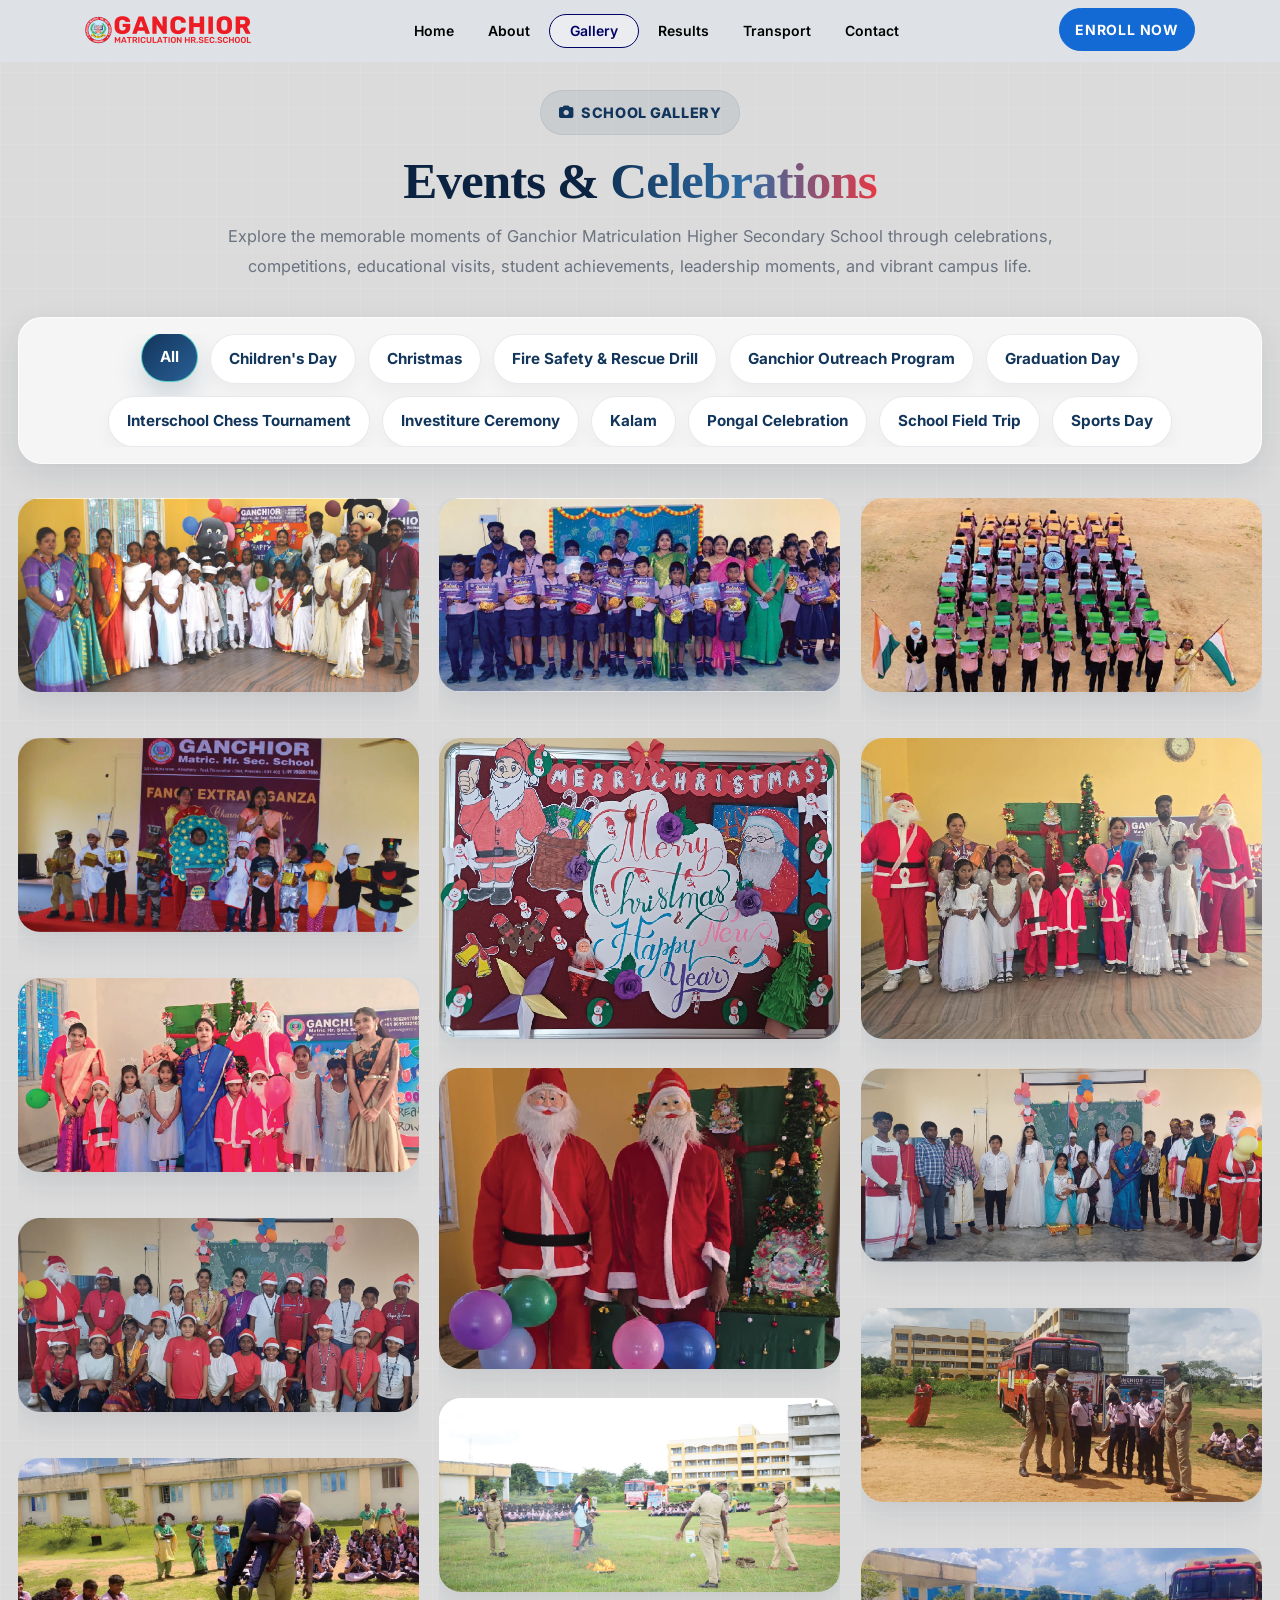
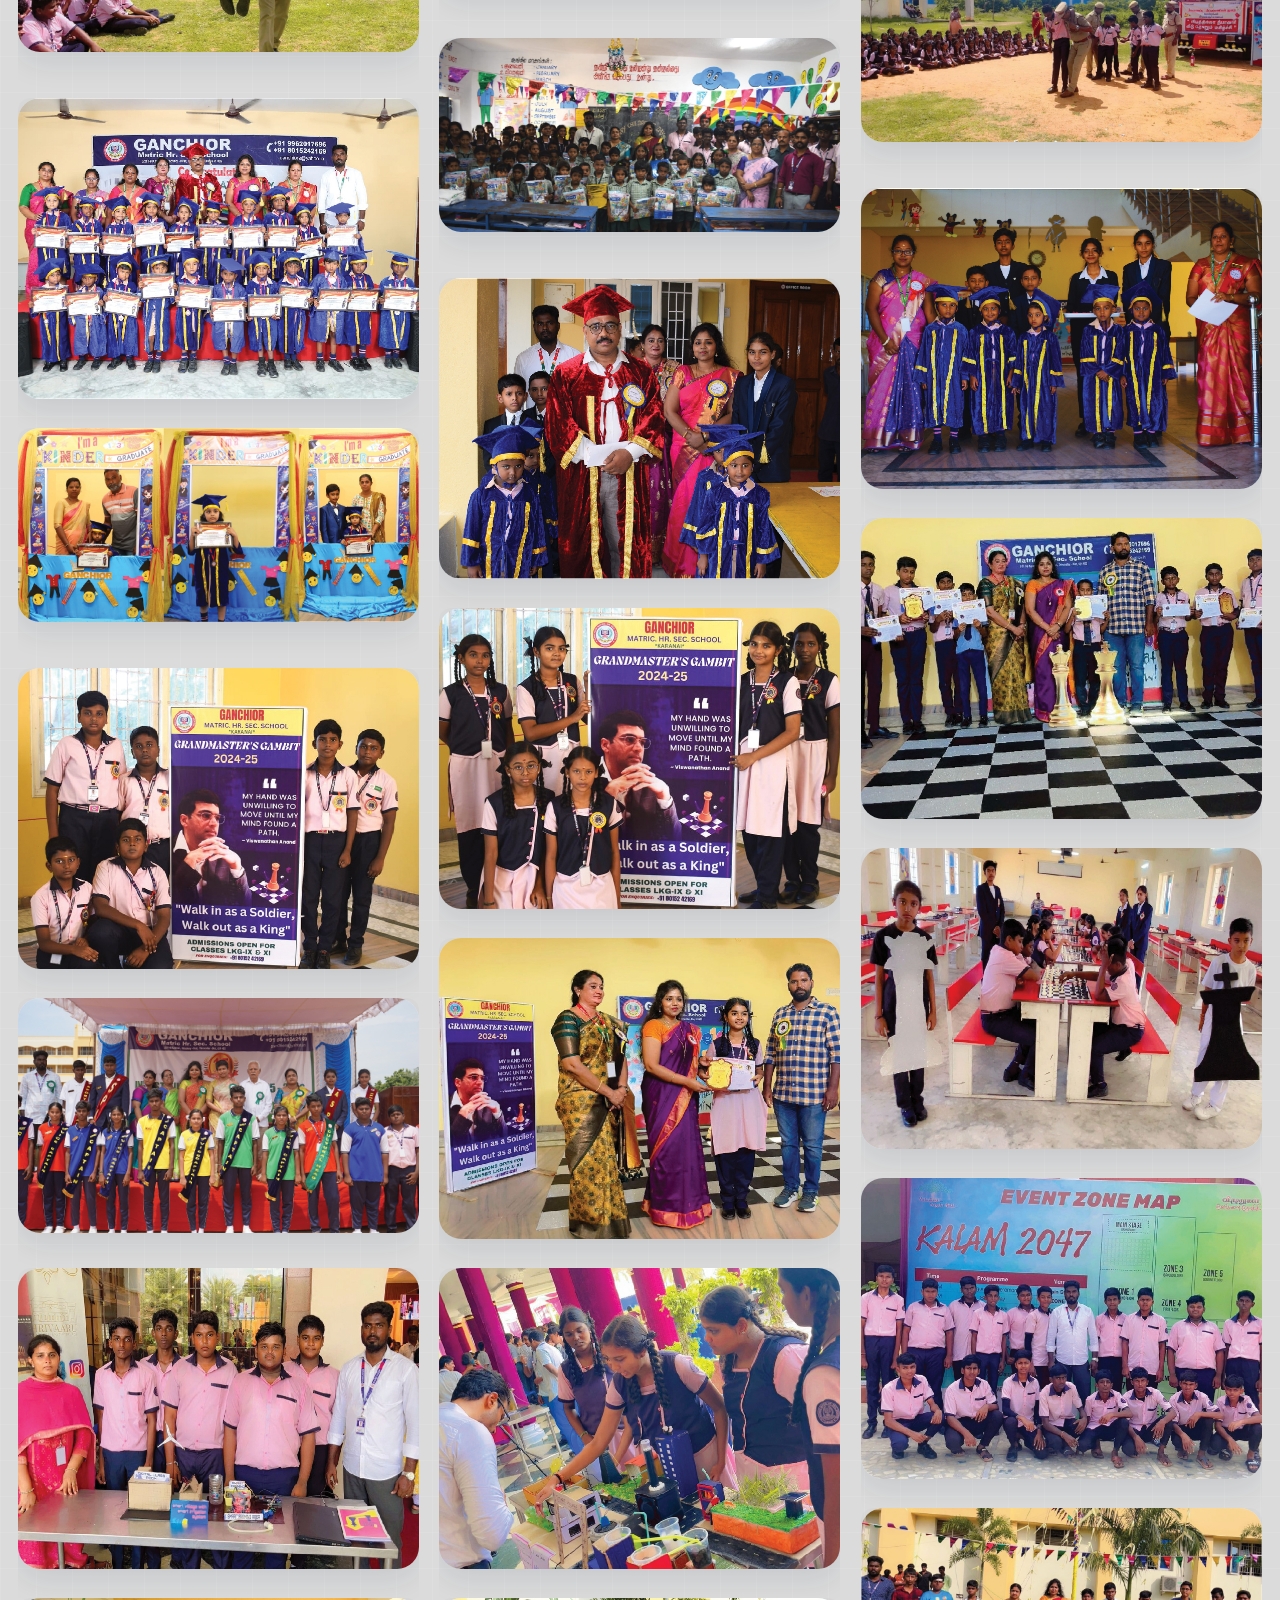
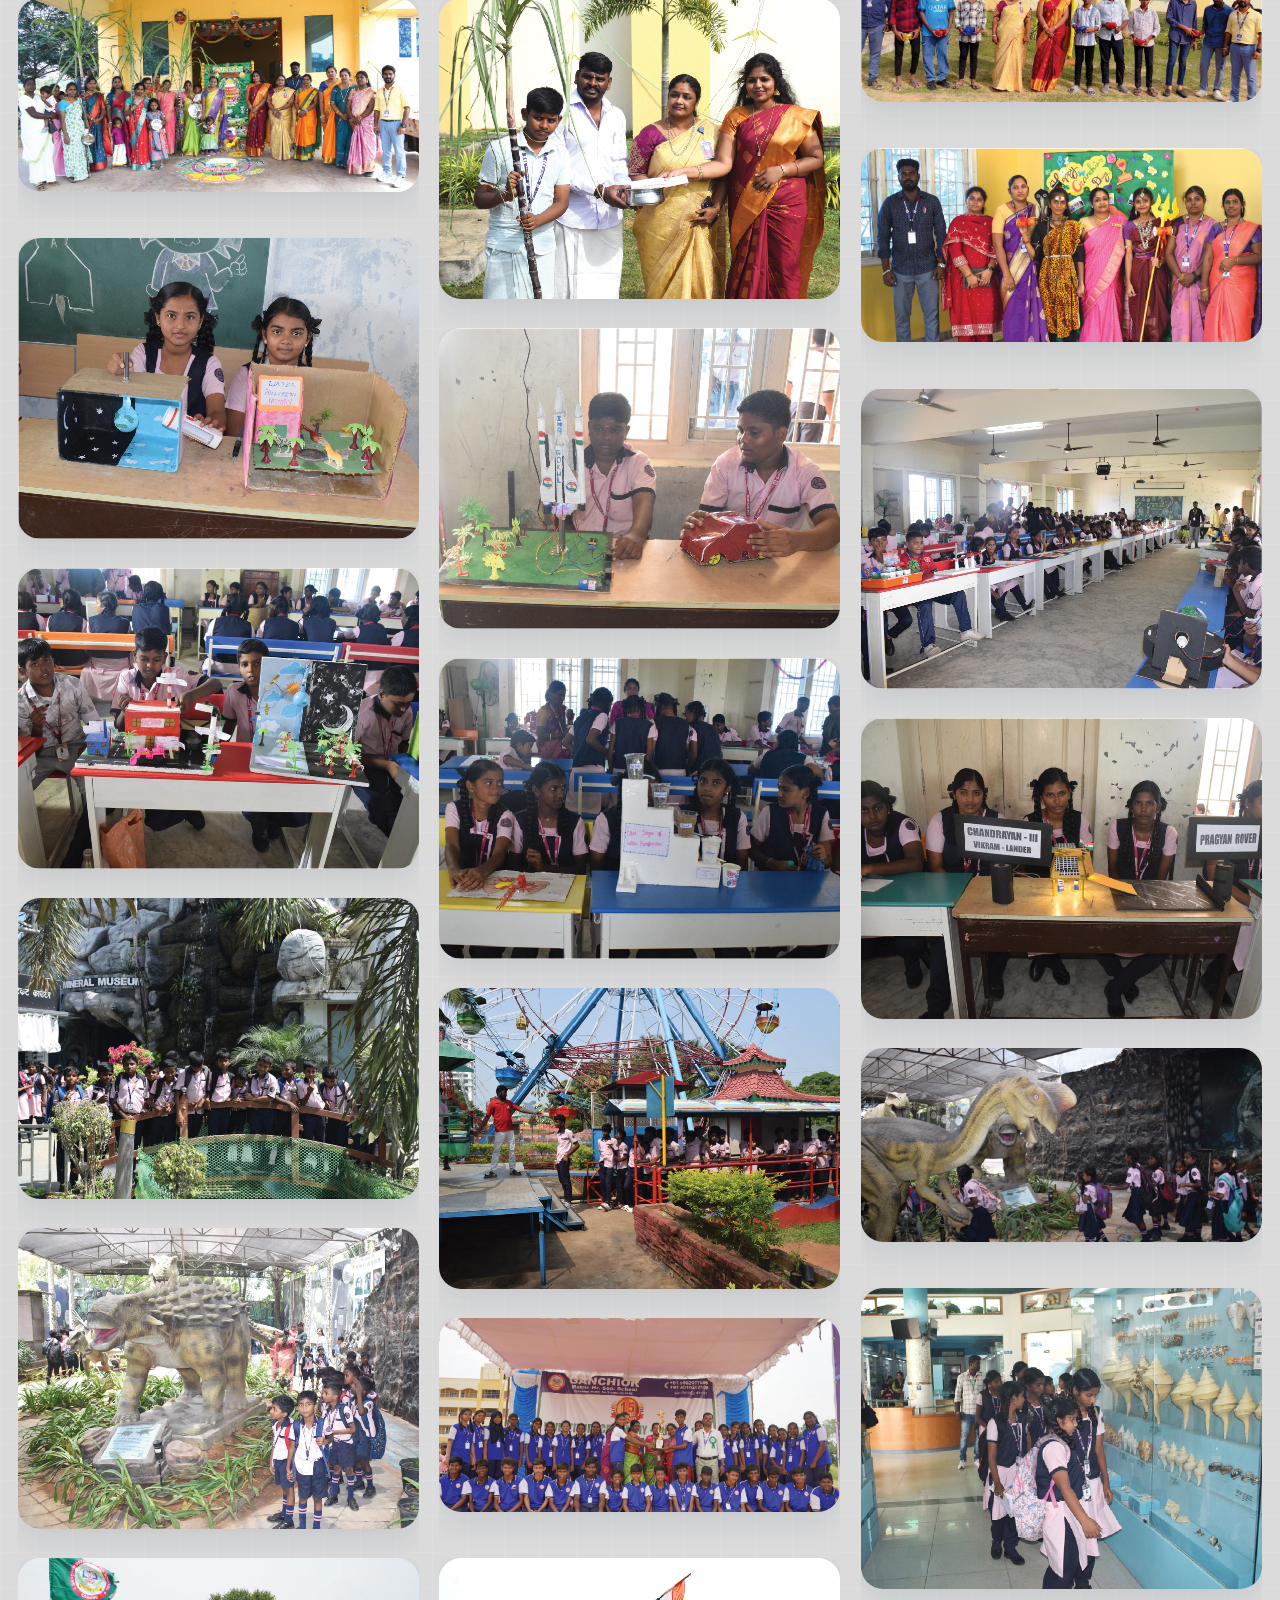
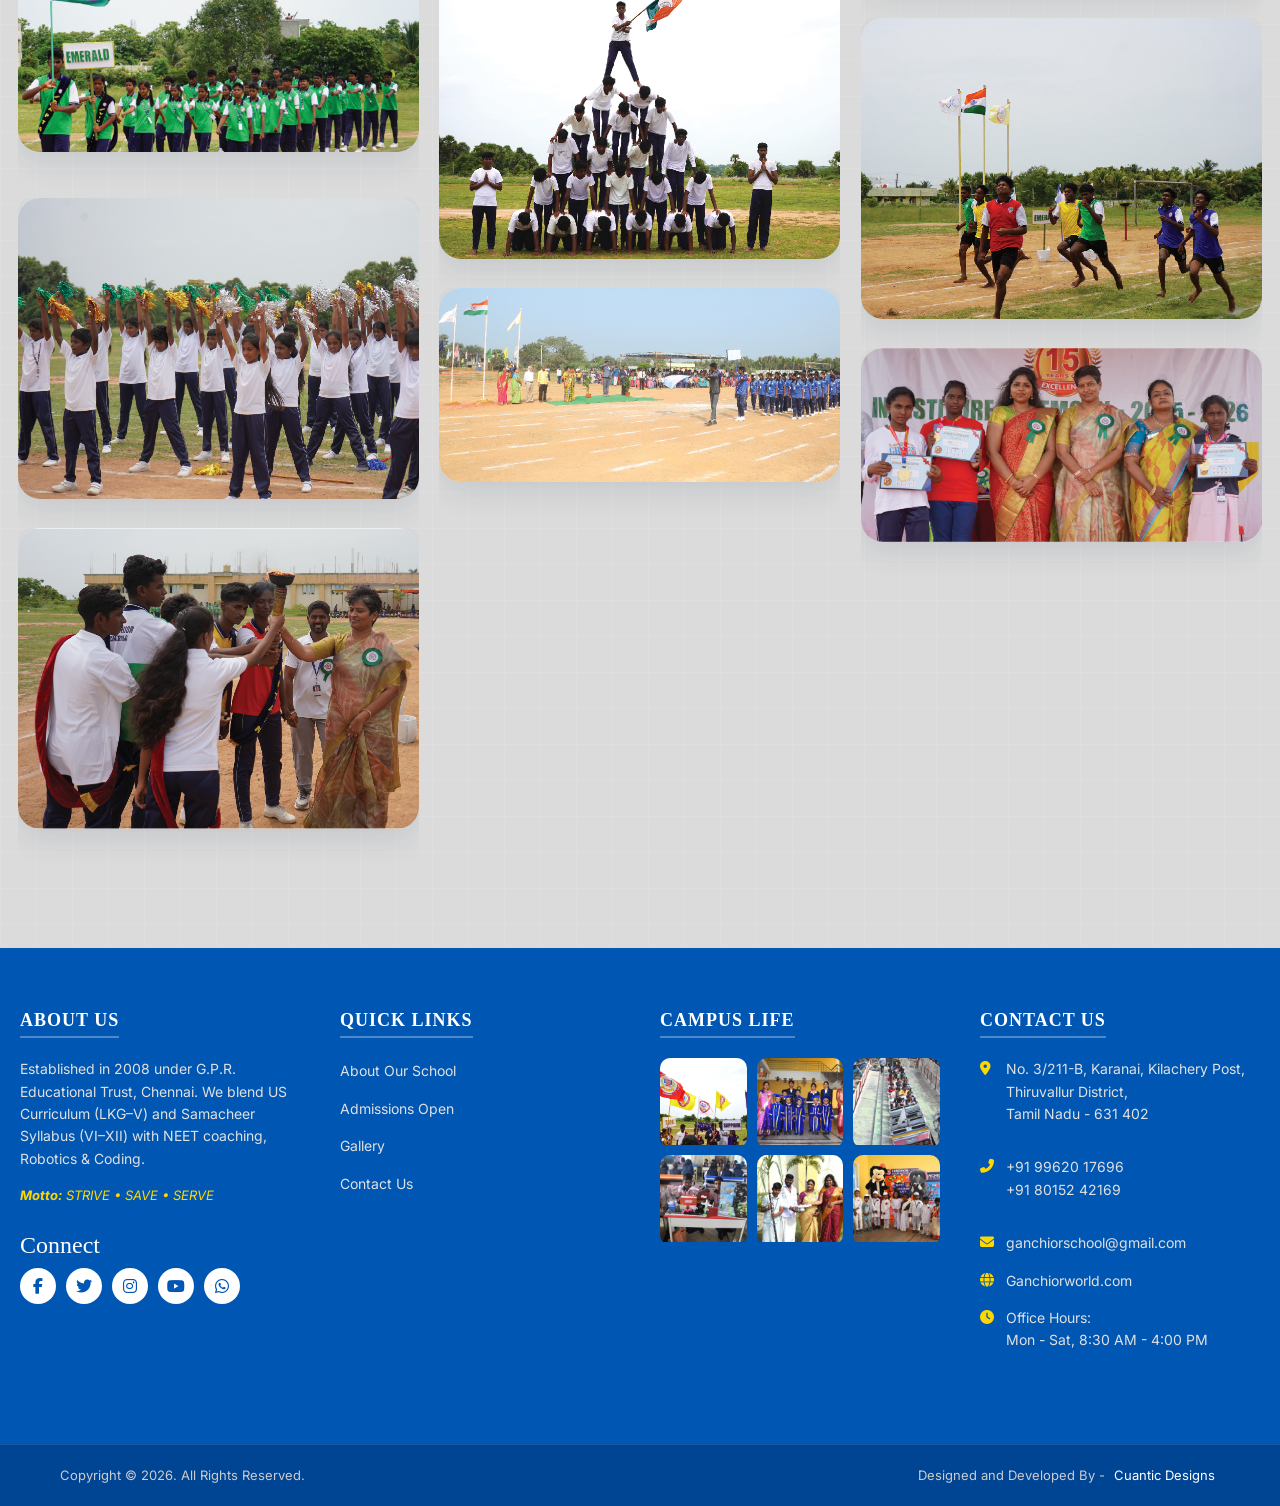
<file: gallery copy.html>
<!doctype html>
<html lang="en">

<head>
  <meta charset="utf-8">
  <meta name="viewport" content="width=device-width, initial-scale=1, shrink-to-fit=no">
  <meta name="author" content="Untree.co">
  <link rel="shortcut icon" href="favicon.png">
  <link rel="stylesheet" href="./css/style.css">
  <link rel="stylesheet" href="https://cdnjs.cloudflare.com/ajax/libs/font-awesome/6.6.0/css/all.min.css">
  <title>Gallery - Ganchior Matriculation Higher Secondary School</title>
  <style>
    :root {
      --primary: #12355b;
      --primary-dark: #0b2340;
      --secondary: #e63946;
      --accent: #ffb703;
      --white: #ffffff;
      --text: #203040;
      --muted: #6b7280;
      --bg-1: #f7fbff;
      --bg-2: #eef5fc;
      --glass: rgba(255, 255, 255, 0.72);
      --border: rgba(18, 53, 91, 0.10);
      --shadow: 0 10px 30px rgba(11, 35, 64, 0.10);
      --shadow-lg: 0 22px 50px rgba(11, 35, 64, 0.18);
      --radius: 22px;
      --radius-sm: 16px;
      --transition: all 0.35s ease;
    }

    * {
      margin: 0;
      padding: 0;
      box-sizing: border-box;
    }

    html {
      scroll-behavior: smooth;
    }

    body {
      overflow-x: hidden;
      color: var(--text);
      background: #dbdbdb !important;
    }

    .event-gallery {
      position: relative;
      padding: 90px 0 110px;
      overflow: hidden;
    }

    .event-gallery::before {
      content: "";
      position: absolute;
      inset: 0;
      background-image:
        linear-gradient(rgba(255, 255, 255, 0.28) 1px, transparent 1px),
        linear-gradient(90deg, rgba(255, 255, 255, 0.28) 1px, transparent 1px);
      background-size: 36px 36px;
      opacity: 0.30;
      pointer-events: none;
    }

    .gallery-shell {
      position: relative;
      z-index: 2;
      max-width: 1600px;
      margin: 0 auto;
      padding: 0 18px;
    }

    .gallery-header {
      text-align: center;
      max-width: 860px;
      margin: 0 auto 36px;
      animation: fadeUp 0.7s ease both;
    }

    .gallery-badge {
      display: inline-flex;
      align-items: center;
      gap: 8px;
      padding: 10px 18px;
      border-radius: 999px;
      background: rgba(18, 53, 91, 0.08);
      color: var(--primary);
      border: 1px solid rgba(18, 53, 91, 0.08);
      font-size: 0.9rem;
      font-weight: 800;
      text-transform: uppercase;
      letter-spacing: 0.04em;
      margin-bottom: 18px;
    }

    .gallery-title {
      font-size: clamp(2.2rem, 4vw, 4rem);
      line-height: 1.08;
      font-weight: 900;
      color: var(--primary-dark);
      letter-spacing: -0.02em;
      margin-bottom: 14px;
    }

    .gallery-title span {
      background: linear-gradient(90deg, #12355b, #2e6ca4, #e63946);
      -webkit-background-clip: text;
      -webkit-text-fill-color: transparent;
      background-clip: text;
    }

    .gallery-subtitle {
      font-size: 1.02rem;
      line-height: 1.8;
      color: var(--muted);
    }

    .gallery-filters-wrap {
      background: var(--glass);
      border: 1px solid rgba(255, 255, 255, 0.72);
      backdrop-filter: blur(12px);
      box-shadow: var(--shadow);
      border-radius: 24px;
      padding: 16px;
      margin-bottom: 34px;
      overflow-x: auto;
      animation: fadeUp 0.85s ease both;
    }

    .gallery-filters {
      display: flex;
      flex-wrap: wrap;
      justify-content: center;
      gap: 12px;
      margin: 0;
      overflow-x: auto;

      @media screen and (max-width:768px) {
        width: 300%;
      }
    }

    .filter-btn {
      position: relative;
      overflow: hidden;
      border: 1px solid var(--border);
      background: var(--white);
      color: var(--primary);
      padding: 12px 18px;
      border-radius: 999px;
      cursor: pointer;
      font-size: 0.95rem;
      font-weight: 700;
      transition: var(--transition);
      box-shadow: 0 8px 18px rgba(0, 0, 0, 0.04);
      white-space: nowrap;
    }

    .filter-btn::before {
      content: "";
      position: absolute;
      inset: 0;
      background: linear-gradient(135deg, var(--primary), #2a5f96);
      transform: scaleX(0);
      transform-origin: left;
      transition: transform 0.35s ease;
      z-index: 0;
    }

    .filter-btn span {
      position: relative;
      z-index: 1;
    }

    .filter-btn:hover::before,
    .filter-btn.active::before {
      transform: scaleX(1);
    }

    .filter-btn:hover,
    .filter-btn.active {
      color: #fff;
      border-color: transparent;
      transform: translateY(-2px);
      box-shadow: 0 14px 28px rgba(18, 53, 91, 0.18);
    }

    /* GRID WITHOUT GAPS */
    .gallery-grid {
      display: grid;
      grid-template-columns: repeat(auto-fill, minmax(400px, 1fr));
      grid-auto-rows: 10px;
      gap: 20px;
      align-items: start;
    }

    .gallery-item {
      display: block;
      width: 100%;
      transition: var(--transition);
      animation: cardReveal 0.55s ease both;
    }

    .gallery-item.hide {
      display: none !important;
    }

    .gallery-card {
      position: relative;
      overflow: hidden;
      border-radius: var(--radius);
      background: #dfeaf5;
      box-shadow: var(--shadow);
      transition: var(--transition);
      isolation: isolate;
      cursor: pointer;
    }

    .gallery-card:hover {
      transform: translateY(-8px);
      box-shadow: var(--shadow-lg);
    }

    .gallery-card img {
      width: 100%;
      height: auto;
      display: block;
      transition: transform 0.7s ease, filter 0.45s ease;
    }

    .gallery-card:hover img {
      transform: scale(1.06);
      filter: brightness(0.96) saturate(1.08);
    }

    .gallery-card::before {
      content: "";
      position: absolute;
      inset: 0;
      /* background: linear-gradient(to top,
          rgba(8, 20, 36, 0.90) 0%,
          rgba(8, 20, 36, 0.42) 38%,
          rgba(8, 20, 36, 0.05) 72%); */
      z-index: 1;
      transition: var(--transition);
    }

    .gallery-card::after {
      content: "";
      position: absolute;
      top: -120%;
      left: -55%;
      width: 45%;
      height: 250%;
      background: linear-gradient(to right,
          rgba(255, 255, 255, 0) 0%,
          rgba(255, 255, 255, 0.18) 50%,
          rgba(255, 255, 255, 0) 100%);
      transform: rotate(18deg);
      transition: 0.9s ease;
      z-index: 2;
      pointer-events: none;
    }

    .gallery-card:hover::after {
      left: 120%;
    }

    .gallery-label {
      position: absolute;
      top: 16px;
      left: 16px;
      z-index: 3;
      display: inline-flex;
      align-items: center;
      gap: 8px;
      padding: 2px 6px;
      border-radius: 999px;
      background: rgba(255, 255, 255, 0.16);
      border: 1px solid rgba(255, 255, 255, 0.22);
      backdrop-filter: blur(10px);
      color: #000266;
      font-size: 11px;
      font-weight: 800;
      text-transform: uppercase;
      letter-spacing: 0.04em;
      display: none;
    }
    
    .gallery-overlay {
      position: absolute;
      left: 0;
      right: 0;
      bottom: 0;
      z-index: 3;
      padding: 22px 18px 18px;
      color: #fff;
      transform: translateY(10px);
      transition: var(--transition);
    }

    .gallery-card:hover .gallery-overlay {
      transform: translateY(0);
    }

    .gallery-overlay h4 {
      font-size: 1.05rem;
      font-weight: 800;
      line-height: 1.35;
      margin-bottom: 6px;
    }

    .gallery-overlay p {
      font-size: 0.88rem;
      line-height: 1.6;
      color: rgba(255, 255, 255, 0.88);
    }

    .gallery-view {
      display: inline-flex;
      align-items: center;
      gap: 8px;
      margin-top: 12px;
      padding: 9px 14px;
      border-radius: 999px;
      background: rgba(255, 255, 255, 0.16);
      border: 1px solid rgba(255, 255, 255, 0.18);
      backdrop-filter: blur(10px);
      font-size: 0.84rem;
      font-weight: 700;
      color: #fff;
    }

    /* LIGHTBOX */
    .lightbox {
      position: fixed;
      inset: 0;
      display: none;
      align-items: center;
      justify-content: center;
      padding: 20px;
      background: rgba(3, 10, 20, 0.92);
      backdrop-filter: blur(8px);
      z-index: 99999;
    }

    .lightbox.active {
      display: flex;
      animation: fadeIn 0.3s ease;
    }

    .lightbox-inner {
      position: relative;
      width: min(1100px, 96vw);
      max-width: 1100px;
    }

    .lightbox-img {
      width: 100%;
      max-height: 84vh;
      object-fit: contain;
      display: block;
      border-radius: 20px;
      background: #fff;
      box-shadow: 0 26px 70px rgba(0, 0, 0, 0.38);
    }

    .lightbox-caption {
      text-align: center;
      color: #fff;
      font-size: 1rem;
      font-weight: 700;
      margin-top: 12px;
      line-height: 1.5;
    }

    .close-lightbox,
    .prev,
    .next {
      position: absolute;
      border: none;
      cursor: pointer;
      background: rgba(255, 255, 255, 0.16);
      color: white;
      border-radius: 50%;
      backdrop-filter: blur(8px);
      transition: var(--transition);
      z-index: 20;
    }

    .close-lightbox:hover,
    .prev:hover,
    .next:hover {
      background: rgba(255, 255, 255, 0.28);
      transform: scale(1.08);
    }

    .close-lightbox {
      top: -18px;
      right: -12px;
      width: 54px;
      height: 54px;
      font-size: 1.45rem;
    }

    .prev,
    .next {
      top: 50%;
      transform: translateY(-50%);
      width: 58px;
      height: 58px;
      font-size: 1.4rem;
    }

    .prev {
      left: -74px;
    }

    .next {
      right: -74px;
    }

    .gw-gallery-img {
      width: 100%;
      height: 90px;
      object-fit: cover;
      border-radius: 10px;
      transition: transform 0.35s ease;
    }

    .gw-gallery-item:hover .gw-gallery-img {
      transform: scale(1.05);
    }

    @media (max-width: 991px) {
      .event-gallery {
        padding: 72px 0 92px;
      }

      .gallery-grid {
        grid-template-columns: repeat(auto-fill, minmax(220px, 1fr));
        gap: 18px;
      }

      .prev {
        left: 10px;
      }

      .next {
        right: 10px;
      }

      .close-lightbox {
        top: 10px;
        right: 10px;
      }
    }

    @media (max-width: 768px) {
      .gallery-shell {
        padding: 0 14px;
      }

      .gallery-title {
        font-size: 2rem;
      }

      .gallery-subtitle {
        font-size: 0.95rem;
        line-height: 1.75;
      }

      .gallery-filters-wrap {
        padding: 12px;
        border-radius: 18px;
      }

      .gallery-filters {
        flex-wrap: nowrap;
        justify-content: flex-start;
        overflow-x: auto;
        padding-bottom: 4px;
      }

      .gallery-filters::-webkit-scrollbar {
        height: 6px;
      }

      .gallery-filters::-webkit-scrollbar-thumb {
        background: rgba(18, 53, 91, 0.25);
        border-radius: 999px;
      }

      .gallery-grid {
        grid-template-columns: repeat(auto-fill, minmax(170px, 1fr));
        grid-auto-rows: 8px;
        gap: 14px;
      }

      .gallery-card {
        border-radius: 18px;
      }

      .gallery-label {
        font-size: 0.7rem;
        padding: 7px 12px;
      }

      .gallery-overlay {
        padding: 18px 15px 15px;
      }

      .gallery-overlay h4 {
        font-size: 0.95rem;
      }

      .gallery-overlay p {
        font-size: 0.82rem;
      }
    }

    @media (max-width: 480px) {
      .gallery-grid {
        grid-template-columns: 1fr;
        gap: 12px;
      }

      .gallery-card {
        border-radius: 16px;
      }

      .prev,
      .next {
        width: 44px;
        height: 44px;
        font-size: 1.1rem;
      }

      .lightbox {
        padding: 10px;
      }
    }

    @keyframes fadeUp {
      from {
        opacity: 0;
        transform: translateY(24px);
      }

      to {
        opacity: 1;
        transform: translateY(0);
      }
    }

    @keyframes cardReveal {
      from {
        opacity: 0;
        transform: translateY(22px) scale(0.98);
      }

      to {
        opacity: 1;
        transform: translateY(0) scale(1);
      }
    }

    @keyframes fadeIn {
      from {
        opacity: 0;
      }

      to {
        opacity: 1;
      }
    }
  </style>
</head>

<body>
  <!-- Navbar Section -- Start -->
  <div>
    <div class="site-mobile-menu">
      <div class="site-mobile-menu-header">
        <div class="site-mobile-menu-close">
          <span class="icofont-close js-menu-toggle"></span>
        </div>
      </div>
      <div class="site-mobile-menu-body"></div>
    </div>
    <nav class="site-nav">
      <div class="pb-2 top-bar mb-3">
        <div class="container">
          <div class="row align-items-center">
            <div class="col-6 col-lg-9">
              <a href="https://www.google.com/maps/dir//Ganchior+Matriculation+Higher+Secondary+School,+Kizhacheri,+Thiruvallur,+SH-120,+Walajabad+Sunguvarchathiram+Keelachery+Road,+Thiruvallur,+Thiruvallur,+631402/@10.73152,79.020032,14z/data=!4m8!4m7!1m0!1m5!1m1!1s0x3a52933fedea82f1:0xd42dd437c962f8b6!2m2!1d79.85237!2d12.99668?entry=ttu&g_ep=EgoyMDI2MDMwOC4wIKXMDSoASAFQAw%3D%3D"
                class="small mr-3"><span class="icon-map mr-2"></span> <span class="d-none d-lg-inline-block">Find The
                  Location</span></a>
              <a href="#" class="small mr-3"><span class="icon-phone mr-2"></span> <span
                  class="d-none d-lg-inline-block">+91 9962017696</span></a>
              <a href="#" class="small mr-3"><span class="icon-envelope mr-2"></span> <span
                  class="d-none d-lg-inline-block">ganchiorschool@gmail.com</span></a>
            </div>
          </div>
        </div>
      </div>
      <div class="sticky-nav js-sticky-header">
        <div class="container position-relative">
          <div class="site-navigation text-center">
            <a href="index.html" class="logod menu-absolute" id="logod"><img src="./images/logo.png" alt=""></a>
            <ul class="js-clone-nav d-none d-lg-inline-block site-menu">
              <li><a href="./index.html">Home</a></li>
              <li><a href="./about.html">About</a></li>
              <li class="active"><a href="./gallery.html">Gallery</a></li>
              <li><a href="./results.html">Results</a></li>
              <li><a href="./transport.html">Transport</a></li>
              <!-- <li><a href="./news.html">News</a></li> -->
              <li><a href="./contact.html">Contact</a></li>
            </ul>
            <a href="application.html" class="primary_btn btn-book btn btn-primary btn-sm menu-absolute">Enroll Now</a>
            <a href="#"
              class="burger ml-auto float-right site-menu-toggle js-menu-toggle d-inline-block d-lg-none light"
              data-toggle="collapse" data-target="#main-navbar">
              <span></span>
            </a>
          </div>
        </div>
      </div>
    </nav>
    <a href="application.html" class="primary_btn enroll-btn">Enroll Now</a>
  </div>

  <!-- Navbar Section -- End -->
  <section id="nexxt" class="event-gallery">
    <div class="gallery-shell">
      <div class="gallery-header">
        <div class="gallery-badge"><i class="fa-solid fa-camera"></i> School Gallery</div>
        <h2 class="gallery-title">Events & <span>Celebrations</span></h2>
        <p class="gallery-subtitle">
          Explore the memorable moments of Ganchior Matriculation Higher Secondary School through celebrations,
          competitions, educational visits, student achievements, leadership moments, and vibrant campus life.
        </p>
      </div>
      <div class="gallery-filters-wrap">
        <div class="gallery-filters">
          <button class="filter-btn active" data-filter="all"><span>All</span></button>
          <button class="filter-btn" data-filter="childrensday"><span>Children's Day</span></button>
          <button class="filter-btn" data-filter="christmas"><span>Christmas</span></button>
          <button class="filter-btn" data-filter="fire_safety_rescue_drill"><span>Fire Safety & Rescue
              Drill</span></button>
          <button class="filter-btn" data-filter="ganchior_outreach_program"><span>Ganchior Outreach
              Program</span></button>
          <button class="filter-btn" data-filter="graduation_day"><span>Graduation Day</span></button>
          <button class="filter-btn" data-filter="interschool_chess_tournament"><span>Interschool Chess
              Tournament</span></button>
          <button class="filter-btn" data-filter="investiture_ceremony"><span>Investiture Ceremony</span></button>
          <button class="filter-btn" data-filter="kalam"><span>Kalam</span></button>
          <button class="filter-btn" data-filter="pongal_celebration"><span>Pongal Celebration</span></button>
          <button class="filter-btn" data-filter="school_field_trip"><span>School Field Trip</span></button>
          <button class="filter-btn" data-filter="sports_day"><span>Sports Day</span></button>
        </div>
      </div>
      <div class="gallery-grid" id="galleryGrid">
        <!-- Children's Day images -->
        <div class="gallery-item childrensday">
          <div class="gallery-card">
            <img src="./images/gallery/childrens_day/childrens_day_1.jpg" alt="Children's Day 1" loading="lazy">
            <span class="gallery-label">Children's Day</span>
          </div>
        </div>
        <div class="gallery-item childrensday">
          <div class="gallery-card">
            <img src="./images/gallery/childrens_day/childrens_day_2.jpg" alt="Children's Day 2" loading="lazy">
            <span class="gallery-label">Children's Day</span>
          </div>
        </div>
        <div class="gallery-item childrensday">
          <div class="gallery-card">
            <img src="./images/gallery/childrens_day/childrens_day_3.jpg" alt="Children's Day 3" loading="lazy">
            <span class="gallery-label">Children's Day</span>
          </div>
        </div>
        <div class="gallery-item childrensday">
          <div class="gallery-card">
            <img src="./images/gallery/childrens_day/childrens_day_4.jpg" alt="Children's Day 4" loading="lazy">
            <span class="gallery-label">Children's Day</span>
          </div>
        </div>
        <!-- Christmas Celebration Images -->
        <div class="gallery-item christmas">
          <div class="gallery-card">
            <img src="./images/gallery/chirstmas_celebration/chirstmas_celebration_1.jpg" alt="Christmas Celebration 1"
              loading="lazy">
            <span class="gallery-label">Christmas</span>
          </div>
        </div>
        <div class="gallery-item christmas">
          <div class="gallery-card">
            <img src="./images/gallery/chirstmas_celebration/chirstmas_celebration_2.jpg" alt="Christmas Celebration 2"
              loading="lazy">
            <span class="gallery-label">Christmas</span>
          </div>
        </div>
        <div class="gallery-item christmas">
          <div class="gallery-card">
            <img src="./images/gallery/chirstmas_celebration/chirstmas_celebration_3.jpg" alt="Christmas Celebration 3"
              loading="lazy">
            <span class="gallery-label">Christmas</span>
          </div>
        </div>
        <div class="gallery-item christmas">
          <div class="gallery-card">
            <img src="./images/gallery/chirstmas_celebration/chirstmas_celebration_4.jpg" alt="Christmas Celebration 4"
              loading="lazy">
            <span class="gallery-label">Christmas</span>
          </div>
        </div>
        <div class="gallery-item christmas">
          <div class="gallery-card">
            <img src="./images/gallery/chirstmas_celebration/chirstmas_celebration_5.jpg" alt="Christmas Celebration 5"
              loading="lazy">
            <span class="gallery-label">Christmas</span>
          </div>
        </div>
        <div class="gallery-item christmas">
          <div class="gallery-card">
            <img src="./images/gallery/chirstmas_celebration/chirstmas_celebration_6.jpg" alt="Christmas Celebration 6"
              loading="lazy">
            <span class="gallery-label">Christmas</span>
          </div>
        </div>
        <!-- Fire Safety & Rescue Drill Images -->
        <div class="gallery-item fire_safety_rescue_drill">
          <div class="gallery-card">
            <img src="./images/gallery/fire_safety_rescue_drill/fire_safety_rescue_drill_1.jpg"
              alt="Fire Safety Rescue Drill 1" loading="lazy">
            <span class="gallery-label">Fire Safety Drill</span>
          </div>
        </div>
        <div class="gallery-item fire_safety_rescue_drill">
          <div class="gallery-card">
            <img src="./images/gallery/fire_safety_rescue_drill/fire_safety_rescue_drill_2.jpg"
              alt="Fire Safety Rescue Drill 2" loading="lazy">
            <span class="gallery-label">Fire Safety Drill</span>
          </div>
        </div>
        <div class="gallery-item fire_safety_rescue_drill">
          <div class="gallery-card">
            <img src="./images/gallery/fire_safety_rescue_drill/fire_safety_rescue_drill_3.jpg"
              alt="Fire Safety Rescue Drill 3" loading="lazy">
            <span class="gallery-label">Fire Safety Drill</span>
          </div>
        </div>
        <div class="gallery-item fire_safety_rescue_drill">
          <div class="gallery-card">
            <img src="./images/gallery/fire_safety_rescue_drill/fire_safety_rescue_drill_4.jpg"
              alt="Fire Safety Rescue Drill 4" loading="lazy">
            <span class="gallery-label">Fire Safety Drill</span>
          </div>
        </div>
        <!-- Ganchior Outreach Program Images -->
        <div class="gallery-item ganchior_outreach_program">
          <div class="gallery-card">
            <img src="./images/gallery/ganchior_outreach_program/ganchior_outreach_program.jpg"
              alt="Ganchior Outreach Program" loading="lazy">
            <span class="gallery-label">Outreach Program</span>
          </div>
        </div>
        <!-- Graduation Day Images -->
        <div class="gallery-item graduation_day">
          <div class="gallery-card">
            <img src="./images/gallery/graduation_day/graduation_day_1.jpg" alt="Graduation Day 1" loading="lazy">
            <span class="gallery-label">Graduation Day</span>
          </div>
        </div>
        <div class="gallery-item graduation_day">
          <div class="gallery-card">
            <img src="./images/gallery/graduation_day/graduation_day_2.jpg" alt="Graduation Day 2" loading="lazy">
            <span class="gallery-label">Graduation Day</span>
          </div>
        </div>
        <div class="gallery-item graduation_day">
          <div class="gallery-card">
            <img src="./images/gallery/graduation_day/graduation_day_3.jpg" alt="Graduation Day 3" loading="lazy">
            <span class="gallery-label">Graduation Day</span>
          </div>
        </div>
        <div class="gallery-item graduation_day">
          <div class="gallery-card">
            <img src="./images/gallery/graduation_day/graduation_day_4.jpg" alt="Graduation Day 4" loading="lazy">
            <span class="gallery-label">Graduation Day</span>
          </div>
        </div>
        <!-- interschool_chess_tournament -->
        <div class="gallery-item interschool_chess_tournament">
          <div class="gallery-card">
            <img src="./images/gallery/interschool_chess_tournament/interschool_chess_tournament_1.jpg"
              alt="Interschool Chess Tournament 1" loading="lazy">
            <span class="gallery-label">Chess Tournament</span>
          </div>
        </div>
        <div class="gallery-item interschool_chess_tournament">
          <div class="gallery-card">
            <img src="./images/gallery/interschool_chess_tournament/interschool_chess_tournament_2.jpg"
              alt="Interschool Chess Tournament 2" loading="lazy">
            <span class="gallery-label">Chess Tournament</span>
          </div>
        </div>
        <div class="gallery-item interschool_chess_tournament">
          <div class="gallery-card">
            <img src="./images/gallery/interschool_chess_tournament/interschool_chess_tournament_3.jpg"
              alt="Interschool Chess Tournament 3" loading="lazy">
            <span class="gallery-label">Chess Tournament</span>
          </div>
        </div>
        <div class="gallery-item interschool_chess_tournament">
          <div class="gallery-card">
            <img src="./images/gallery/interschool_chess_tournament/interschool_chess_tournament_4.jpg"
              alt="Interschool Chess Tournament 4" loading="lazy">
            <span class="gallery-label">Chess Tournament</span>
          </div>
        </div>
        <div class="gallery-item interschool_chess_tournament">
          <div class="gallery-card">
            <img src="./images/gallery/interschool_chess_tournament/interschool_chess_tournament_5.jpg"
              alt="Interschool Chess Tournament 5" loading="lazy">
            <span class="gallery-label">Chess Tournament</span>
          </div>
        </div>
        <!-- investiture_ceremony -->
        <div class="gallery-item investiture_ceremony">
          <div class="gallery-card">
            <img src="./images/gallery/investiture_ceremony/investiture_ceremony.jpg" alt="Investiture Ceremony"
              loading="lazy">
            <span class="gallery-label">Investiture</span>
          </div>
        </div>
        <!-- Kalam -->
        <div class="gallery-item kalam">
          <div class="gallery-card">
            <img src="./images/gallery/kalam/kalam_1.jpg" alt="Kalam Event 1" loading="lazy">
            <span class="gallery-label">Kalam</span>
          </div>
        </div>
        <div class="gallery-item kalam">
          <div class="gallery-card">
            <img src="./images/gallery/kalam/kalam_2.jpg" alt="Kalam Event 2" loading="lazy">
            <span class="gallery-label">Kalam</span>
          </div>
        </div>
        <div class="gallery-item kalam">
          <div class="gallery-card">
            <img src="./images/gallery/kalam/kalam_3.jpg" alt="Kalam Event 3" loading="lazy">
            <span class="gallery-label">Kalam</span>
          </div>
        </div>
        <!-- Pongal Celebration Images -->
        <div class="gallery-item pongal_celebration">
          <div class="gallery-card">
            <img src="./images/gallery/pongal_celebration/pongal_celebration_1.jpg" alt="Pongal Celebration 1"
              loading="lazy">
            <span class="gallery-label">Pongal</span>
          </div>
        </div>
        <div class="gallery-item pongal_celebration">
          <div class="gallery-card">
            <img src="./images/gallery/pongal_celebration/pongal_celebration_2.jpg" alt="Pongal Celebration 2"
              loading="lazy">
            <span class="gallery-label">Pongal</span>
          </div>
        </div>
        <div class="gallery-item pongal_celebration">
          <div class="gallery-card">
            <img src="./images/gallery/pongal_celebration/pongal_celebration_3.jpg" alt="Pongal Celebration 3"
              loading="lazy">
            <span class="gallery-label">Pongal</span>
          </div>
        </div>
        <div class="gallery-item pongal_celebration">
          <div class="gallery-card">
            <img src="./images/gallery/pongal_celebration/pongal_celebration_4.jpg" alt="Pongal Celebration 4"
              loading="lazy">
            <span class="gallery-label">Pongal</span>
          </div>
        </div>
        <!-- School Field Trip Images -->
        <div class="gallery-item school_field_trip">
          <div class="gallery-card">
            <img src="./images/gallery/school_field_trip/school_field_trip_1.jpg" alt="School Field Trip 1"
              loading="lazy">
            <span class="gallery-label">Field Trip</span>
          </div>
        </div>
        <div class="gallery-item school_field_trip">
          <div class="gallery-card">
            <img src="./images/gallery/school_field_trip/school_field_trip_2.jpg" alt="School Field Trip 2"
              loading="lazy">
            <span class="gallery-label">Field Trip</span>
          </div>
        </div>
        <div class="gallery-item school_field_trip">
          <div class="gallery-card">
            <img src="./images/gallery/school_field_trip/school_field_trip_3.jpg" alt="School Field Trip 3"
              loading="lazy">
            <span class="gallery-label">Field Trip</span>
          </div>
        </div>
        <div class="gallery-item school_field_trip">
          <div class="gallery-card">
            <img src="./images/gallery/school_field_trip/school_field_trip_4.jpg" alt="School Field Trip 4"
              loading="lazy">
            <span class="gallery-label">Field Trip</span>
          </div>
        </div>
        <div class="gallery-item school_field_trip">
          <div class="gallery-card">
            <img src="./images/gallery/school_field_trip/school_field_trip_5.jpg" alt="School Field Trip 5"
              loading="lazy">
            <span class="gallery-label">Field Trip</span>
          </div>
        </div>
        <div class="gallery-item school_field_trip">
          <div class="gallery-card">
            <img src="./images/gallery/school_field_trip/school_field_trip_6.jpg" alt="School Field Trip 6"
              loading="lazy">
            <span class="gallery-label">Field Trip</span>
          </div>
        </div>
        <div class="gallery-item school_field_trip">
          <div class="gallery-card">
            <img src="./images/gallery/school_field_trip/school_field_trip_7.jpg" alt="School Field Trip 7"
              loading="lazy">
            <span class="gallery-label">Field Trip</span>
          </div>
        </div>
        <div class="gallery-item school_field_trip">
          <div class="gallery-card">
            <img src="./images/gallery/school_field_trip/school_field_trip_8.jpg" alt="School Field Trip 8"
              loading="lazy">
            <span class="gallery-label">Field Trip</span>
          </div>
        </div>
        <div class="gallery-item school_field_trip">
          <div class="gallery-card">
            <img src="./images/gallery/school_field_trip/school_field_trip_9.jpg" alt="School Field Trip 9"
              loading="lazy">
            <span class="gallery-label">Field Trip</span>
          </div>
        </div>
        <div class="gallery-item school_field_trip">
          <div class="gallery-card">
            <img src="./images/gallery/school_field_trip/school_field_trip_10.jpg" alt="School Field Trip 10"
              loading="lazy">
            <span class="gallery-label">Field Trip</span>
          </div>
        </div>
        <div class="gallery-item school_field_trip">
          <div class="gallery-card">
            <img src="./images/gallery/school_field_trip/school_field_trip_11.jpg" alt="School Field Trip 11"
              loading="lazy">
            <span class="gallery-label">Field Trip</span>
          </div>
        </div>
        <!-- Sports Day Images -->
        <div class="gallery-item sports_day">
          <div class="gallery-card">
            <img src="./images/gallery/sports_day/sports_day_1.jpg" alt="Sports Day 1" loading="lazy">
            <span class="gallery-label">Sports Day</span>
          </div>
        </div>
        <div class="gallery-item sports_day">
          <div class="gallery-card">
            <img src="./images/gallery/sports_day/sports_day_2.jpg" alt="Sports Day 2" loading="lazy">
            <span class="gallery-label">Sports Day</span>
          </div>
        </div>
        <div class="gallery-item sports_day">
          <div class="gallery-card">
            <img src="./images/gallery/sports_day/sports_day_3.jpg" alt="Sports Day 3" loading="lazy">
            <span class="gallery-label">Sports Day</span>
          </div>
        </div>
        <div class="gallery-item sports_day">
          <div class="gallery-card">
            <img src="./images/gallery/sports_day/sports_day_4.jpg" alt="Sports Day 4" loading="lazy">
            <span class="gallery-label">Sports Day</span>
          </div>
        </div>
        <div class="gallery-item sports_day">
          <div class="gallery-card">
            <img src="./images/gallery/sports_day/sports_day_5.jpg" alt="Sports Day 5" loading="lazy">
            <span class="gallery-label">Sports Day</span>
          </div>
        </div>
        <div class="gallery-item sports_day">
          <div class="gallery-card">
            <img src="./images/gallery/sports_day/sports_day_6.jpg" alt="Sports Day 6" loading="lazy">
            <span class="gallery-label">Sports Day</span>
          </div>
        </div>
        <div class="gallery-item sports_day">
          <div class="gallery-card">
            <img src="./images/gallery/sports_day/sports_day_7.jpg" alt="Sports Day 7" loading="lazy">
            <span class="gallery-label">Sports Day</span>
          </div>
        </div>
        <div class="gallery-item sports_day">
          <div class="gallery-card">
            <img src="./images/gallery/sports_day/sports_day_8.jpg" alt="Sports Day 8" loading="lazy">
            <span class="gallery-label">Sports Day</span>
          </div>
        </div>
      </div>
    </div>
  </section>
  <!-- Lightbox -->
  <div class="lightbox" id="lightbox">
    <div class="lightbox-inner">
      <img class="lightbox-img" id="lightbox-img" alt="">
      <div class="lightbox-caption" id="lightbox-caption"></div>
      <button class="close-lightbox" id="closeLightbox">✕</button>
      <button class="prev" id="prevBtn">❮</button>
      <button class="next" id="nextBtn">❯</button>
    </div>
  </div>
  <!-- Your Footer -->
  <!-- Paste your full footer here -->
  <footer class="ganchior-world-footer" id="school-footer-section">
    <div class="gw-footer-container" id="footer-main-wrapper">
      <!-- About Us Column -->
      <div class="gw-footer-col gw-footer-about" id="footer-about-col">
        <h3 class="gw-footer-title" id="footer-about-heading">About Us</h3>
        <p class="gw-footer-text" id="footer-about-description">
          Established in 2008 under G.P.R. Educational Trust, Chennai. We blend US Curriculum (LKG–V) and Samacheer
          Syllabus (VI–XII) with NEET coaching, Robotics & Coding.
        </p>
        <p class="gw-footer-motto" id="footer-school-motto">
          <strong>Motto:</strong> STRIVE • SAVE • SERVE
        </p>
        <div class="gw-social-connect" id="footer-social-section">
          <h4 class="gw-footer-col gw-footer-about" style="color: white;">Connect</h4>
          <div class="gw-social-icons" id="footer-social-links">
            <a href="#" class="gw-social-icon gw-facebook" aria-label="Facebook"><i class="fab fa-facebook-f"></i></a>
            <a href="#" class="gw-social-icon gw-twitter" aria-label="Twitter"><i class="fab fa-twitter"></i></a>
            <a href="#" class="gw-social-icon gw-instagram" aria-label="Instagram"><i class="fab fa-instagram"></i></a>
            <a href="#" class="gw-social-icon gw-youtube" aria-label="YouTube"><i class="fab fa-youtube"></i></a>
            <a href="#" class="gw-social-icon gw-whatsapp" aria-label="WhatsApp"><i class="fab fa-whatsapp"></i></a>
          </div>
        </div>
      </div>
      <!-- Quick Links Column -->
      <div class="gw-footer-col gw-footer-links" id="footer-links-col">
        <h3 class="gw-footer-title" id="footer-quicklinks-heading">Quick Links</h3>
        <ul class="gw-footer-nav" id="footer-navigation">
          <li class="gw-nav-item"><a href="./about.html" class="gw-nav-link">About Our School</a></li>
          <li class="gw-nav-item"><a href="./application.html" class="gw-nav-link">Admissions Open</a></li>
          <li class="gw-nav-item"><a href="./gallery.html" class="gw-nav-link">Gallery</a></li>
          <li class="gw-nav-item"><a href="./contact.html" class="gw-nav-link">Contact Us</a></li>
        </ul>
      </div>
      <!-- Gallery Column -->
      <div class="gw-footer-col gw-footer-gallery" id="footer-gallery-col">
        <h3 class="gw-footer-title" id="footer-gallery-heading">Campus Life</h3>
        <div class="gw-gallery-grid" id="footer-gallery-images">
          <div class="gw-gallery-item" id="gallery-img-1">
            <img src="./images/gallery/cat/Events/3.SPORTS/2. SPORTS DAY (4).JPG" alt="Sports Day Celebration"
              class="gw-gallery-img">
          </div>
          <div class="gw-gallery-item" id="gallery-img-2">
            <img src="./images/gallery/cat/Events/10. GRADUATION DAY/DSC_0452.JPG" alt="Science Laboratory"
              class="gw-gallery-img">
          </div>
          <div class="gw-gallery-item" id="gallery-img-3">
            <img src="./images/gallery/cat/ECA/6. EDUCATIONAL TOUR/DSC_0187.JPG" alt="Smart Classroom"
              class="gw-gallery-img">
          </div>
          <div class="gw-gallery-item" id="gallery-img-4">
            <img src="./images/gallery/cat/ECA/5. SCIENCE EXPO/DSC_0413.JPG" alt="KALAM 2047 Event"
              class="gw-gallery-img">
          </div>
          <div class="gw-gallery-item" id="gallery-img-5">
            <img src="./images/gallery/cat/Special Days/18. PONGAL/DSC_0244.JPG" alt="Graduation Day"
              class="gw-gallery-img">
          </div>
          <div class="gw-gallery-item" id="gallery-img-6">
            <img src="./images/gallery/cat/Special Days/12. CHILDRENS DAY/5. CHILDRENS DAY (2).JPG"
              alt="Digital Library" class="gw-gallery-img">
          </div>
        </div>
      </div>
      <!-- Contact Column -->
      <div class="gw-footer-col gw-footer-contact" id="footer-contact-col">
        <h3 class="gw-footer-title" id="footer-contact-heading">Contact Us</h3>
        <address class="gw-contact-info" id="footer-address">
          <div class="gw-address-block" id="school-address">
            <i class="fas fa-map-marker-alt"></i>
            <p>No. 3/211-B, Karanai, Kilachery Post,<br>Thiruvallur District, <br> Tamil Nadu - 631 402</p>
          </div>
          <div class="gw-phone-block" id="school-phones">
            <i class="fas fa-phone-alt"></i>
            <p>
              <a href="tel:+919962017696">+91 99620 17696</a><br>
              <a href="tel:+918015242169">+91 80152 42169</a>
            </p>
          </div>
          <div class="gw-email-block" id="school-email">
            <i class="fas fa-envelope"></i>
            <a href="mailto:ganchiorschool@gmail.com">ganchiorschool@gmail.com</a>
          </div>
          <div class="gw-website-block" id="school-website">
            <i class="fas fa-globe"></i>
            <a href="https://ganchiorworld.com" target="_blank">Ganchiorworld.com</a>
          </div>
          <div class="gw-hours-block" id="office-hours">
            <i class="fas fa-clock"></i>
            <p>Office Hours: <br> Mon - Sat, 8:30 AM - 4:00 PM</p>
          </div>
        </address>
      </div>
    </div>
    <!-- Copyright Bar -->
    <div class="gw-copyright-bar" id="footer-copyright">
      <div class="gw-copyright-container">
        <p class="gw-copyright-text" id="copyright-message">Copyright © 2026. All Rights Reserved.</p>
        <p class="gw-credits" id="footer-credits">
          <span>Designed and Developed By -</span>
          <a href="https://cuanticdesigns.com/" target="_blank" class="gw-privacy-link">Cuantic Designs</a>
        </p>
      </div>
    </div>
  </footer>
  <script>
    const grid = document.getElementById("galleryGrid");
    const items = Array.from(document.querySelectorAll(".gallery-item"));
    const filterButtons = document.querySelectorAll(".filter-btn");
    const lightbox = document.getElementById("lightbox");
    const lightboxImg = document.getElementById("lightbox-img");
    const lightboxCaption = document.getElementById("lightbox-caption");
    const closeLightbox = document.getElementById("closeLightbox");
    const prevBtn = document.getElementById("prevBtn");
    const nextBtn = document.getElementById("nextBtn");
    let visibleImages = [];
    let currentIndex = 0;
    function resizeGridItem(item) {
      const rowHeight = parseInt(window.getComputedStyle(grid).getPropertyValue("grid-auto-rows"));
      const rowGap = parseInt(window.getComputedStyle(grid).getPropertyValue("gap"));
      const card = item.querySelector(".gallery-card");
      if (!card) return;
      const rowSpan = Math.ceil((card.getBoundingClientRect().height + rowGap) / (rowHeight + rowGap));
      item.style.gridRowEnd = "span " + rowSpan;
    }
    function resizeAllGridItems() {
      items.forEach(item => {
        if (!item.classList.contains("hide")) {
          resizeGridItem(item);
        }
      });
    }
    function updateVisibleImages() {
      visibleImages = Array.from(document.querySelectorAll(".gallery-item:not(.hide) .gallery-card img"));
    }
    function animateVisibleCards() {
      const visibleCards = document.querySelectorAll(".gallery-item:not(.hide)");
      visibleCards.forEach((item, index) => {
        item.style.animation = "none";
        item.offsetHeight;
        item.style.animation = `cardReveal 0.45s ease ${index * 0.02}s both`;
      });
    }
    function filterGallery(filter) {
      items.forEach(item => {
        const show = filter === "all" || item.classList.contains(filter);
        if (show) {
          item.classList.remove("hide");
        } else {
          item.classList.add("hide");
        }
      });
      updateVisibleImages();
      animateVisibleCards();
      setTimeout(() => {
        resizeAllGridItems();
      }, 100);
    }
    filterButtons.forEach(btn => {
      btn.addEventListener("click", () => {
        filterButtons.forEach(b => b.classList.remove("active"));
        btn.classList.add("active");
        filterGallery(btn.dataset.filter);
      });
    });
    function setLightboxContent(img) {
      const item = img.closest(".gallery-item");
      const title = item.querySelector(".gallery-overlay h4")?.textContent || "";
      const category = item.querySelector(".gallery-label")?.textContent || "";
      lightboxImg.src = img.src;
      lightboxImg.alt = img.alt;
      lightboxCaption.textContent = `${title}${category ? " • " + category : ""}`;
    }
    function openLightbox(img) {
      updateVisibleImages();
      currentIndex = visibleImages.indexOf(img);
      setLightboxContent(img);
      lightbox.classList.add("active");
      document.body.style.overflow = "hidden";
    }
    function closeBox() {
      lightbox.classList.remove("active");
      document.body.style.overflow = "";
    }
    function showNext() {
      if (!visibleImages.length) return;
      currentIndex = (currentIndex + 1) % visibleImages.length;
      setLightboxContent(visibleImages[currentIndex]);
    }
    function showPrev() {
      if (!visibleImages.length) return;
      currentIndex = (currentIndex - 1 + visibleImages.length) % visibleImages.length;
      setLightboxContent(visibleImages[currentIndex]);
    }
    document.querySelectorAll(".gallery-card img").forEach(img => {
      img.addEventListener("click", () => openLightbox(img));
      if (img.complete) {
        setTimeout(resizeAllGridItems, 50);
      } else {
        img.addEventListener("load", resizeAllGridItems);
      }
    });
    closeLightbox.addEventListener("click", closeBox);
    nextBtn.addEventListener("click", showNext);
    prevBtn.addEventListener("click", showPrev);
    lightbox.addEventListener("click", (e) => {
      if (e.target === lightbox) closeBox();
    });
    document.addEventListener("keydown", (e) => {
      if (!lightbox.classList.contains("active")) return;
      if (e.key === "Escape") closeBox();
      if (e.key === "ArrowRight") showNext();
      if (e.key === "ArrowLeft") showPrev();
    });
    window.addEventListener("load", () => {
      updateVisibleImages();
      resizeAllGridItems();
    });
    window.addEventListener("resize", resizeAllGridItems);
    setTimeout(resizeAllGridItems, 300);
  </script>
  <script src="./js/common.js"></script>
</body>

</html>
</file>
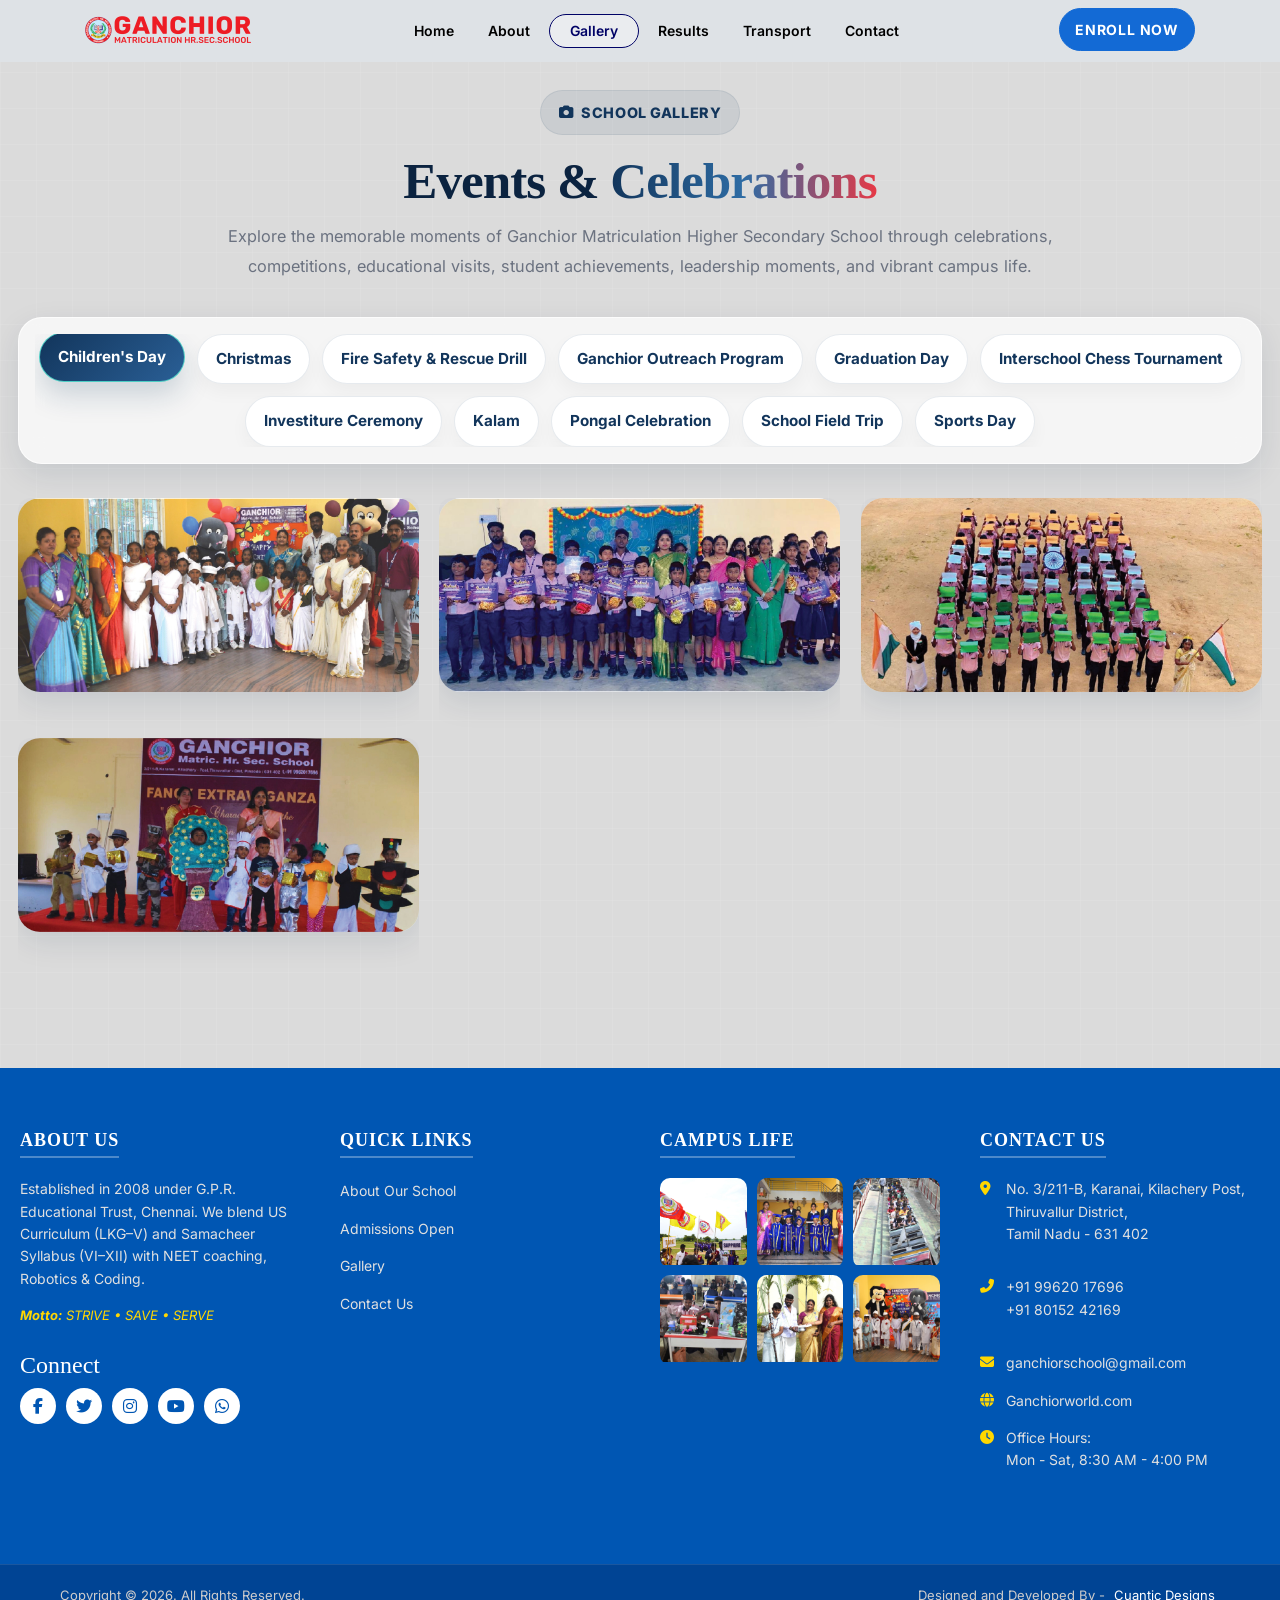
<file: gallery.html>
<!doctype html>
<html lang="en">

<head>
  <meta charset="utf-8">
  <meta name="viewport" content="width=device-width, initial-scale=1, shrink-to-fit=no">
  <meta name="author" content="Untree.co">
  <link rel="shortcut icon" href="./favicon.png">

  <link rel="stylesheet" href="./css/style.css">
  <link rel="stylesheet" href="https://cdnjs.cloudflare.com/ajax/libs/font-awesome/6.6.0/css/all.min.css">
  <title>Gallery - Ganchior Matriculation Higher Secondary School</title>
  <style>
    :root {
      --primary: #12355b;
      --primary-dark: #0b2340;
      --secondary: #e63946;
      --accent: #ffb703;
      --white: #ffffff;
      --text: #203040;
      --muted: #6b7280;
      --bg-1: #f7fbff;
      --bg-2: #eef5fc;
      --glass: rgba(255, 255, 255, 0.72);
      --border: rgba(18, 53, 91, 0.10);
      --shadow: 0 10px 30px rgba(11, 35, 64, 0.10);
      --shadow-lg: 0 22px 50px rgba(11, 35, 64, 0.18);
      --radius: 22px;
      --radius-sm: 16px;
      --transition: all 0.35s ease;
    }

    * {
      margin: 0;
      padding: 0;
      box-sizing: border-box;
    }

    html {
      scroll-behavior: smooth;
    }

    body {
      overflow-x: hidden;
      color: var(--text);
      background: #dbdbdb !important;
    }

    .event-gallery {
      position: relative;
      padding: 90px 0 110px;
      overflow: hidden;
    }

    .event-gallery::before {
      content: "";
      position: absolute;
      inset: 0;
      background-image:
        linear-gradient(rgba(255, 255, 255, 0.28) 1px, transparent 1px),
        linear-gradient(90deg, rgba(255, 255, 255, 0.28) 1px, transparent 1px);
      background-size: 36px 36px;
      opacity: 0.30;
      pointer-events: none;
    }

    .gallery-shell {
      position: relative;
      z-index: 2;
      max-width: 1600px;
      margin: 0 auto;
      padding: 0 18px;
    }

    .gallery-header {
      text-align: center;
      max-width: 860px;
      margin: 0 auto 36px;
      animation: fadeUp 0.7s ease both;
    }

    .gallery-badge {
      display: inline-flex;
      align-items: center;
      gap: 8px;
      padding: 10px 18px;
      border-radius: 999px;
      background: rgba(18, 53, 91, 0.08);
      color: var(--primary);
      border: 1px solid rgba(18, 53, 91, 0.08);
      font-size: 0.9rem;
      font-weight: 800;
      text-transform: uppercase;
      letter-spacing: 0.04em;
      margin-bottom: 18px;
    }

    .gallery-title {
      font-size: clamp(2.2rem, 4vw, 4rem);
      line-height: 1.08;
      font-weight: 900;
      color: var(--primary-dark);
      letter-spacing: -0.02em;
      margin-bottom: 14px;
    }

    .gallery-title span {
      background: linear-gradient(90deg, #12355b, #2e6ca4, #e63946);
      -webkit-background-clip: text;
      -webkit-text-fill-color: transparent;
      background-clip: text;
    }

    .gallery-subtitle {
      font-size: 1.02rem;
      line-height: 1.8;
      color: var(--muted);
    }

    .gallery-filters-wrap {
      background: var(--glass);
      border: 1px solid rgba(255, 255, 255, 0.72);
      backdrop-filter: blur(12px);
      box-shadow: var(--shadow);
      border-radius: 24px;
      padding: 16px;
      margin-bottom: 34px;
      overflow-x: auto;
      animation: fadeUp 0.85s ease both;
    }

    .gallery-filters {
      display: flex;
      flex-wrap: wrap;
      justify-content: center;
      gap: 12px;
      margin: 0;
      overflow-x: auto;

      @media screen and (max-width:768px) {
        width: 300%;
      }
    }

    .filter-btn {
      position: relative;
      overflow: hidden;
      border: 1px solid var(--border);
      background: var(--white);
      color: var(--primary);
      padding: 12px 18px;
      border-radius: 999px;
      cursor: pointer;
      font-size: 0.95rem;
      font-weight: 700;
      transition: var(--transition);
      box-shadow: 0 8px 18px rgba(0, 0, 0, 0.04);
      white-space: nowrap;
    }

    .filter-btn::before {
      content: "";
      position: absolute;
      inset: 0;
      background: linear-gradient(135deg, var(--primary), #2a5f96);
      transform: scaleX(0);
      transform-origin: left;
      transition: transform 0.35s ease;
      z-index: 0;
    }

    .filter-btn span {
      position: relative;
      z-index: 1;
    }

    .filter-btn:hover::before,
    .filter-btn.active::before {
      transform: scaleX(1);
    }

    .filter-btn:hover,
    .filter-btn.active {
      color: #fff;
      border-color: transparent;
      transform: translateY(-2px);
      box-shadow: 0 14px 28px rgba(18, 53, 91, 0.18);
    }

    /* GRID WITHOUT GAPS */
    .gallery-grid {
      display: grid;
      grid-template-columns: repeat(auto-fill, minmax(400px, 1fr));
      grid-auto-rows: 10px;
      gap: 20px;
      align-items: start;
    }

    .gallery-item {
      display: block;
      width: 100%;
      transition: var(--transition);
      animation: cardReveal 0.55s ease both;
    }

    .gallery-item.hide {
      display: none !important;
    }

    .gallery-card {
      position: relative;
      overflow: hidden;
      border-radius: var(--radius);
      background: #dfeaf5;
      box-shadow: var(--shadow);
      transition: var(--transition);
      isolation: isolate;
      cursor: pointer;
    }

    .gallery-card:hover {
      transform: translateY(-8px);
      box-shadow: var(--shadow-lg);
    }

    .gallery-card img {
      width: 100%;
      height: auto;
      display: block;
      transition: transform 0.7s ease, filter 0.45s ease;
    }

    .gallery-card:hover img {
      transform: scale(1.06);
      filter: brightness(0.96) saturate(1.08);
    }

    .gallery-card::before {
      content: "";
      position: absolute;
      inset: 0;
      /* background: linear-gradient(to top,
          rgba(8, 20, 36, 0.90) 0%,
          rgba(8, 20, 36, 0.42) 38%,
          rgba(8, 20, 36, 0.05) 72%); */
      z-index: 1;
      transition: var(--transition);
    }

    .gallery-card::after {
      content: "";
      position: absolute;
      top: -120%;
      left: -55%;
      width: 45%;
      height: 250%;
      background: linear-gradient(to right,
          rgba(255, 255, 255, 0) 0%,
          rgba(255, 255, 255, 0.18) 50%,
          rgba(255, 255, 255, 0) 100%);
      transform: rotate(18deg);
      transition: 0.9s ease;
      z-index: 2;
      pointer-events: none;
    }

    .gallery-card:hover::after {
      left: 120%;
    }

    .gallery-label {
      position: absolute;
      top: 16px;
      left: 16px;
      z-index: 3;
      display: inline-flex;
      align-items: center;
      gap: 8px;
      padding: 2px 6px;
      border-radius: 999px;
      background: rgba(255, 255, 255, 0.16);
      border: 1px solid rgba(255, 255, 255, 0.22);
      backdrop-filter: blur(10px);
      color: #000266;
      font-size: 11px;
      font-weight: 800;
      text-transform: uppercase;
      letter-spacing: 0.04em;
      display: none;
    }
    
    .gallery-overlay {
      position: absolute;
      left: 0;
      right: 0;
      bottom: 0;
      z-index: 3;
      padding: 22px 18px 18px;
      color: #fff;
      transform: translateY(10px);
      transition: var(--transition);
    }

    .gallery-card:hover .gallery-overlay {
      transform: translateY(0);
    }

    .gallery-overlay h4 {
      font-size: 1.05rem;
      font-weight: 800;
      line-height: 1.35;
      margin-bottom: 6px;
    }

    .gallery-overlay p {
      font-size: 0.88rem;
      line-height: 1.6;
      color: rgba(255, 255, 255, 0.88);
    }

    .gallery-view {
      display: inline-flex;
      align-items: center;
      gap: 8px;
      margin-top: 12px;
      padding: 9px 14px;
      border-radius: 999px;
      background: rgba(255, 255, 255, 0.16);
      border: 1px solid rgba(255, 255, 255, 0.18);
      backdrop-filter: blur(10px);
      font-size: 0.84rem;
      font-weight: 700;
      color: #fff;
    }

    /* LIGHTBOX */
    .lightbox {
      position: fixed;
      inset: 0;
      display: none;
      align-items: center;
      justify-content: center;
      padding: 20px;
      background: rgba(3, 10, 20, 0.92);
      backdrop-filter: blur(8px);
      z-index: 99999;
    }

    .lightbox.active {
      display: flex;
      animation: fadeIn 0.3s ease;
    }

    .lightbox-inner {
      position: relative;
      width: min(1100px, 96vw);
      max-width: 1100px;
    }

    .lightbox-img {
      width: 100%;
      max-height: 84vh;
      object-fit: contain;
      display: block;
      border-radius: 20px;
      background: #fff;
      box-shadow: 0 26px 70px rgba(0, 0, 0, 0.38);
    }

    .lightbox-caption {
      text-align: center;
      color: #fff;
      font-size: 1rem;
      font-weight: 700;
      margin-top: 12px;
      line-height: 1.5;
    }

    .close-lightbox,
    .prev,
    .next {
      position: absolute;
      border: none;
      cursor: pointer;
      background: rgba(255, 255, 255, 0.16);
      color: white;
      border-radius: 50%;
      backdrop-filter: blur(8px);
      transition: var(--transition);
      z-index: 20;
    }

    .close-lightbox:hover,
    .prev:hover,
    .next:hover {
      background: rgba(255, 255, 255, 0.28);
      transform: scale(1.08);
    }

    .close-lightbox {
      top: -18px;
      right: -12px;
      width: 54px;
      height: 54px;
      font-size: 1.45rem;
    }

    .prev,
    .next {
      top: 50%;
      transform: translateY(-50%);
      width: 58px;
      height: 58px;
      font-size: 1.4rem;
    }

    .prev {
      left: -74px;
    }

    .next {
      right: -74px;
    }

    .gw-gallery-img {
      width: 100%;
      height: 90px;
      object-fit: cover;
      border-radius: 10px;
      transition: transform 0.35s ease;
    }

    .gw-gallery-item:hover .gw-gallery-img {
      transform: scale(1.05);
    }

    @media (max-width: 991px) {
      .event-gallery {
        padding: 72px 0 92px;
      }

      .gallery-grid {
        grid-template-columns: repeat(auto-fill, minmax(220px, 1fr));
        gap: 18px;
      }

      .prev {
        left: 10px;
      }

      .next {
        right: 10px;
      }

      .close-lightbox {
        top: 10px;
        right: 10px;
      }
    }

    @media (max-width: 768px) {
      .gallery-shell {
        padding: 0 14px;
      }

      .gallery-title {
        font-size: 2rem;
      }

      .gallery-subtitle {
        font-size: 0.95rem;
        line-height: 1.75;
      }

      .gallery-filters-wrap {
        padding: 12px;
        border-radius: 18px;
      }

      .gallery-filters {
        justify-content: flex-start;
        overflow-x: auto;
        padding-bottom: 4px;
      }

      .gallery-filters::-webkit-scrollbar {
        height: 6px;
      }

      .gallery-filters::-webkit-scrollbar-thumb {
        background: rgba(18, 53, 91, 0.25);
        border-radius: 999px;
      }

      .gallery-grid {
        grid-template-columns: repeat(auto-fill, minmax(170px, 1fr));
        grid-auto-rows: 8px;
        gap: 14px;
      }

      .gallery-card {
        border-radius: 18px;
      }

      .gallery-label {
        font-size: 0.7rem;
        padding: 7px 12px;
      }

      .gallery-overlay {
        padding: 18px 15px 15px;
      }

      .gallery-overlay h4 {
        font-size: 0.95rem;
      }

      .gallery-overlay p {
        font-size: 0.82rem;
      }
    }

    @media (max-width: 480px) {
      .gallery-grid {
        grid-template-columns: 1fr;
        gap: 12px;
      }

      .gallery-card {
        border-radius: 16px;
      }

      .prev,
      .next {
        width: 44px;
        height: 44px;
        font-size: 1.1rem;
      }

      .lightbox {
        padding: 10px;
      }
    }

    @keyframes fadeUp {
      from {
        opacity: 0;
        transform: translateY(24px);
      }

      to {
        opacity: 1;
        transform: translateY(0);
      }
    }

    @keyframes cardReveal {
      from {
        opacity: 0;
        transform: translateY(22px) scale(0.98);
      }

      to {
        opacity: 1;
        transform: translateY(0) scale(1);
      }
    }

    @keyframes fadeIn {
      from {
        opacity: 0;
      }

      to {
        opacity: 1;
      }
    }
  </style>
</head>

<body>
  <!-- Navbar Section -- Start -->
<nav class="site-nav">
  <!-- Main Navigation -->
  <div class="sticky-nav js-sticky-header">

    <div class="container position-relative">

      <div class="site-navigation text-center">

        <!-- Logo -->
        <a
          href="./index.html"
          class="logod menu-absolute"
          id="logod"
        >
          <img
            src="./images/logo.png"
            alt="Ganchior Matriculation Higher Secondary School"
          >
        </a>


        <!-- Desktop Navigation -->
        <ul class="js-clone-nav d-none d-lg-inline-block site-menu">

          <li >
            <a href="./index.html">Home</a>
          </li>

          <li >
            <a href="./about.html">About</a>
          </li>

          <li class="active">
            <a href="./gallery.html">Gallery</a>
          </li>

          <li>
            <a href="./results.html">Results</a>
          </li>

          <li>
            <a href="./transport.html">Transport</a>
          </li>

          <li>
            <a href="./contact.html">Contact</a>
          </li>

        </ul>


        <!-- Desktop Enroll Button -->
        <a
          href="application.html"
          class="primary_btn btn-book btn btn-primary btn-sm menu-absolute"
        >
          Enroll Now
        </a>


        <!-- Mobile 3 Bar Button -->
        <a
          href="#"
          id="mobileMenuBtn"
          class="burger ml-auto float-right site-menu-toggle js-menu-toggle d-inline-block d-lg-none light position-absolute end-0"
          aria-label="Open Menu"
        >
          <span></span>
        </a>

      </div>

    </div>

  </div>


  <!-- Mobile Overlay -->
  <div
    class="mobile-overlay"
    id="mobileOverlay"
  ></div>


  <!-- Mobile Menu -->
  <div
    class="mobile-menu"
    id="mobileMenu"
  >

    <!-- Mobile Menu Header -->
    <div class="mobile-menu-header">

      <a href="./index.html">
        <img
          src="./images/logo.png"
          alt="Ganchior School"
        >
      </a>

      <!-- Close Button -->
      <button
        type="button"
        class="mobile-close"
        id="mobileClose"
        aria-label="Close Menu"
      >
        <span></span>
        <span></span>
      </button>

    </div>


    <!-- Mobile Menu Links -->
    <div class="mobile-menu-content">

      <a
        href="./index.html"
        class="mobile-link "
      >
        <span>01</span>
        Home
      </a>

      <a
        href="./about.html"
        class="mobile-link"
      >
        <span>02</span>
        About
      </a>

      <a
        href="./gallery.html"
        class="mobile-link active"
      >
        <span>03</span>
        Gallery
      </a>

      <a
        href="./results.html"
        class="mobile-link"
      >
        <span>04</span>
        Results
      </a>

      <a
        href="./transport.html"
        class="mobile-link"
      >
        <span>05</span>
        Transport
      </a>

      <a
        href="./contact.html"
        class="mobile-link"
      >
        <span>06</span>
        Contact
      </a>


      <!-- Mobile Enroll -->
      <a
        href="application.html"
        class="mobile-enroll-btn"
      >
        <span>Enroll Now</span>
        <span>→</span>
      </a>

    </div>


    <!-- Mobile Contact -->
    <div class="mobile-menu-footer">

      <a href="tel:+919962017696">
        +91 9962017696
      </a>

      <a href="mailto:ganchiorschool@gmail.com">
        ganchiorschool@gmail.com
      </a>

    </div>

  </div>

</nav>
  <a href="application.html" class="enroll-btn">Enroll Now</a>
  <!-- Navbar Section -- End -->
  <section id="nexxt" class="event-gallery">
    <div class="gallery-shell">
      <div class="gallery-header">
        <div class="gallery-badge"><i class="fa-solid fa-camera"></i> School Gallery</div>
        <h2 class="gallery-title">Events & <span>Celebrations</span></h2>
        <p class="gallery-subtitle">
          Explore the memorable moments of Ganchior Matriculation Higher Secondary School through celebrations,
          competitions, educational visits, student achievements, leadership moments, and vibrant campus life.
        </p>
      </div>
      <div class="gallery-filters-wrap">
        <div class="gallery-filters">
          <button class="filter-btn" data-filter="childrensday"><span>Children's Day</span></button>
          <button class="filter-btn" data-filter="christmas"><span>Christmas</span></button>
          <button class="filter-btn" data-filter="fire_safety_rescue_drill"><span>Fire Safety & Rescue
              Drill</span></button>
          <button class="filter-btn" data-filter="ganchior_outreach_program"><span>Ganchior Outreach
              Program</span></button>
          <button class="filter-btn" data-filter="graduation_day"><span>Graduation Day</span></button>
          <button class="filter-btn" data-filter="interschool_chess_tournament"><span>Interschool Chess
              Tournament</span></button>
          <button class="filter-btn" data-filter="investiture_ceremony"><span>Investiture Ceremony</span></button>
          <button class="filter-btn" data-filter="kalam"><span>Kalam</span></button>
          <button class="filter-btn" data-filter="pongal_celebration"><span>Pongal Celebration</span></button>
          <button class="filter-btn" data-filter="school_field_trip"><span>School Field Trip</span></button>
          <button class="filter-btn" data-filter="sports_day"><span>Sports Day</span></button>
        </div>
      </div>
      <div class="gallery-grid" id="galleryGrid">
        <!-- Children's Day images -->
        <div class="gallery-item childrensday">
          <div class="gallery-card">
            <img src="./images/gallery/childrens_day/childrens_day_1.jpg" alt="Children's Day 1" loading="lazy">
            <span class="gallery-label">Children's Day</span>
          </div>
        </div>
        <div class="gallery-item childrensday">
          <div class="gallery-card">
            <img src="./images/gallery/childrens_day/childrens_day_2.jpg" alt="Children's Day 2" loading="lazy">
            <span class="gallery-label">Children's Day</span>
          </div>
        </div>
        <div class="gallery-item childrensday">
          <div class="gallery-card">
            <img src="./images/gallery/childrens_day/childrens_day_3.jpg" alt="Children's Day 3" loading="lazy">
            <span class="gallery-label">Children's Day</span>
          </div>
        </div>
        <div class="gallery-item childrensday">
          <div class="gallery-card">
            <img src="./images/gallery/childrens_day/childrens_day_4.jpg" alt="Children's Day 4" loading="lazy">
            <span class="gallery-label">Children's Day</span>
          </div>
        </div>
        <!-- Christmas Celebration Images -->
        <div class="gallery-item christmas">
          <div class="gallery-card">
            <img src="./images/gallery/chirstmas_celebration/chirstmas_celebration_1.jpg" alt="Christmas Celebration 1"
              loading="lazy">
            <span class="gallery-label">Christmas</span>
          </div>
        </div>
        <div class="gallery-item christmas">
          <div class="gallery-card">
            <img src="./images/gallery/chirstmas_celebration/chirstmas_celebration_2.jpg" alt="Christmas Celebration 2"
              loading="lazy">
            <span class="gallery-label">Christmas</span>
          </div>
        </div>
        <div class="gallery-item christmas">
          <div class="gallery-card">
            <img src="./images/gallery/chirstmas_celebration/chirstmas_celebration_3.jpg" alt="Christmas Celebration 3"
              loading="lazy">
            <span class="gallery-label">Christmas</span>
          </div>
        </div>
        <div class="gallery-item christmas">
          <div class="gallery-card">
            <img src="./images/gallery/chirstmas_celebration/chirstmas_celebration_4.jpg" alt="Christmas Celebration 4"
              loading="lazy">
            <span class="gallery-label">Christmas</span>
          </div>
        </div>
        <div class="gallery-item christmas">
          <div class="gallery-card">
            <img src="./images/gallery/chirstmas_celebration/chirstmas_celebration_5.jpg" alt="Christmas Celebration 5"
              loading="lazy">
            <span class="gallery-label">Christmas</span>
          </div>
        </div>
        <div class="gallery-item christmas">
          <div class="gallery-card">
            <img src="./images/gallery/chirstmas_celebration/chirstmas_celebration_6.jpg" alt="Christmas Celebration 6"
              loading="lazy">
            <span class="gallery-label">Christmas</span>
          </div>
        </div>
        <!-- Fire Safety & Rescue Drill Images -->
        <div class="gallery-item fire_safety_rescue_drill">
          <div class="gallery-card">
            <img src="./images/gallery/fire_safety_rescue_drill/fire_safety_rescue_drill_1.jpg"
              alt="Fire Safety Rescue Drill 1" loading="lazy">
            <span class="gallery-label">Fire Safety Drill</span>
          </div>
        </div>
        <div class="gallery-item fire_safety_rescue_drill">
          <div class="gallery-card">
            <img src="./images/gallery/fire_safety_rescue_drill/fire_safety_rescue_drill_2.jpg"
              alt="Fire Safety Rescue Drill 2" loading="lazy">
            <span class="gallery-label">Fire Safety Drill</span>
          </div>
        </div>
        <div class="gallery-item fire_safety_rescue_drill">
          <div class="gallery-card">
            <img src="./images/gallery/fire_safety_rescue_drill/fire_safety_rescue_drill_3.jpg"
              alt="Fire Safety Rescue Drill 3" loading="lazy">
            <span class="gallery-label">Fire Safety Drill</span>
          </div>
        </div>
        <div class="gallery-item fire_safety_rescue_drill">
          <div class="gallery-card">
            <img src="./images/gallery/fire_safety_rescue_drill/fire_safety_rescue_drill_4.jpg"
              alt="Fire Safety Rescue Drill 4" loading="lazy">
            <span class="gallery-label">Fire Safety Drill</span>
          </div>
        </div>
        <!-- Ganchior Outreach Program Images -->
        <div class="gallery-item ganchior_outreach_program">
          <div class="gallery-card">
            <img src="./images/gallery/ganchior_outreach_program/ganchior_outreach_program.jpg"
              alt="Ganchior Outreach Program" loading="lazy">
            <span class="gallery-label">Outreach Program</span>
          </div>
        </div>
        <!-- Graduation Day Images -->
        <div class="gallery-item graduation_day">
          <div class="gallery-card">
            <img src="./images/gallery/graduation_day/graduation_day_1.jpg" alt="Graduation Day 1" loading="lazy">
            <span class="gallery-label">Graduation Day</span>
          </div>
        </div>
        <div class="gallery-item graduation_day">
          <div class="gallery-card">
            <img src="./images/gallery/graduation_day/graduation_day_2.jpg" alt="Graduation Day 2" loading="lazy">
            <span class="gallery-label">Graduation Day</span>
          </div>
        </div>
        <div class="gallery-item graduation_day">
          <div class="gallery-card">
            <img src="./images/gallery/graduation_day/graduation_day_3.jpg" alt="Graduation Day 3" loading="lazy">
            <span class="gallery-label">Graduation Day</span>
          </div>
        </div>
        <div class="gallery-item graduation_day">
          <div class="gallery-card">
            <img src="./images/gallery/graduation_day/graduation_day_4.jpg" alt="Graduation Day 4" loading="lazy">
            <span class="gallery-label">Graduation Day</span>
          </div>
        </div>
        <!-- interschool_chess_tournament -->
        <div class="gallery-item interschool_chess_tournament">
          <div class="gallery-card">
            <img src="./images/gallery/interschool_chess_tournament/interschool_chess_tournament_1.jpg"
              alt="Interschool Chess Tournament 1" loading="lazy">
            <span class="gallery-label">Chess Tournament</span>
          </div>
        </div>
        <div class="gallery-item interschool_chess_tournament">
          <div class="gallery-card">
            <img src="./images/gallery/interschool_chess_tournament/interschool_chess_tournament_2.jpg"
              alt="Interschool Chess Tournament 2" loading="lazy">
            <span class="gallery-label">Chess Tournament</span>
          </div>
        </div>
        <div class="gallery-item interschool_chess_tournament">
          <div class="gallery-card">
            <img src="./images/gallery/interschool_chess_tournament/interschool_chess_tournament_3.jpg"
              alt="Interschool Chess Tournament 3" loading="lazy">
            <span class="gallery-label">Chess Tournament</span>
          </div>
        </div>
        <div class="gallery-item interschool_chess_tournament">
          <div class="gallery-card">
            <img src="./images/gallery/interschool_chess_tournament/interschool_chess_tournament_4.jpg"
              alt="Interschool Chess Tournament 4" loading="lazy">
            <span class="gallery-label">Chess Tournament</span>
          </div>
        </div>
        <div class="gallery-item interschool_chess_tournament">
          <div class="gallery-card">
            <img src="./images/gallery/interschool_chess_tournament/interschool_chess_tournament_5.jpg"
              alt="Interschool Chess Tournament 5" loading="lazy">
            <span class="gallery-label">Chess Tournament</span>
          </div>
        </div>
        <!-- investiture_ceremony -->
        <div class="gallery-item investiture_ceremony">
          <div class="gallery-card">
            <img src="./images/gallery/investiture_ceremony/investiture_ceremony.jpg" alt="Investiture Ceremony"
              loading="lazy">
            <span class="gallery-label">Investiture</span>
          </div>
        </div>
        <!-- Kalam -->
        <div class="gallery-item kalam">
          <div class="gallery-card">
            <img src="./images/gallery/kalam/kalam_1.jpg" alt="Kalam Event 1" loading="lazy">
            <span class="gallery-label">Kalam</span>
          </div>
        </div>
        <div class="gallery-item kalam">
          <div class="gallery-card">
            <img src="./images/gallery/kalam/kalam_2.jpg" alt="Kalam Event 2" loading="lazy">
            <span class="gallery-label">Kalam</span>
          </div>
        </div>
        <div class="gallery-item kalam">
          <div class="gallery-card">
            <img src="./images/gallery/kalam/kalam_3.jpg" alt="Kalam Event 3" loading="lazy">
            <span class="gallery-label">Kalam</span>
          </div>
        </div>
        <!-- Pongal Celebration Images -->
        <div class="gallery-item pongal_celebration">
          <div class="gallery-card">
            <img src="./images/gallery/pongal_celebration/pongal_celebration_1.jpg" alt="Pongal Celebration 1"
              loading="lazy">
            <span class="gallery-label">Pongal</span>
          </div>
        </div>
        <div class="gallery-item pongal_celebration">
          <div class="gallery-card">
            <img src="./images/gallery/pongal_celebration/pongal_celebration_2.jpg" alt="Pongal Celebration 2"
              loading="lazy">
            <span class="gallery-label">Pongal</span>
          </div>
        </div>
        <div class="gallery-item pongal_celebration">
          <div class="gallery-card">
            <img src="./images/gallery/pongal_celebration/pongal_celebration_3.jpg" alt="Pongal Celebration 3"
              loading="lazy">
            <span class="gallery-label">Pongal</span>
          </div>
        </div>
        <div class="gallery-item pongal_celebration">
          <div class="gallery-card">
            <img src="./images/gallery/pongal_celebration/pongal_celebration_4.jpg" alt="Pongal Celebration 4"
              loading="lazy">
            <span class="gallery-label">Pongal</span>
          </div>
        </div>
        <!-- School Field Trip Images -->
        <div class="gallery-item school_field_trip">
          <div class="gallery-card">
            <img src="./images/gallery/school_field_trip/school_field_trip_1.jpg" alt="School Field Trip 1"
              loading="lazy">
            <span class="gallery-label">Field Trip</span>
          </div>
        </div>
        <div class="gallery-item school_field_trip">
          <div class="gallery-card">
            <img src="./images/gallery/school_field_trip/school_field_trip_2.jpg" alt="School Field Trip 2"
              loading="lazy">
            <span class="gallery-label">Field Trip</span>
          </div>
        </div>
        <div class="gallery-item school_field_trip">
          <div class="gallery-card">
            <img src="./images/gallery/school_field_trip/school_field_trip_3.jpg" alt="School Field Trip 3"
              loading="lazy">
            <span class="gallery-label">Field Trip</span>
          </div>
        </div>
        <div class="gallery-item school_field_trip">
          <div class="gallery-card">
            <img src="./images/gallery/school_field_trip/school_field_trip_4.jpg" alt="School Field Trip 4"
              loading="lazy">
            <span class="gallery-label">Field Trip</span>
          </div>
        </div>
        <div class="gallery-item school_field_trip">
          <div class="gallery-card">
            <img src="./images/gallery/school_field_trip/school_field_trip_5.jpg" alt="School Field Trip 5"
              loading="lazy">
            <span class="gallery-label">Field Trip</span>
          </div>
        </div>
        <div class="gallery-item school_field_trip">
          <div class="gallery-card">
            <img src="./images/gallery/school_field_trip/school_field_trip_6.jpg" alt="School Field Trip 6"
              loading="lazy">
            <span class="gallery-label">Field Trip</span>
          </div>
        </div>
        <div class="gallery-item school_field_trip">
          <div class="gallery-card">
            <img src="./images/gallery/school_field_trip/school_field_trip_7.jpg" alt="School Field Trip 7"
              loading="lazy">
            <span class="gallery-label">Field Trip</span>
          </div>
        </div>
        <div class="gallery-item school_field_trip">
          <div class="gallery-card">
            <img src="./images/gallery/school_field_trip/school_field_trip_8.jpg" alt="School Field Trip 8"
              loading="lazy">
            <span class="gallery-label">Field Trip</span>
          </div>
        </div>
        <div class="gallery-item school_field_trip">
          <div class="gallery-card">
            <img src="./images/gallery/school_field_trip/school_field_trip_9.jpg" alt="School Field Trip 9"
              loading="lazy">
            <span class="gallery-label">Field Trip</span>
          </div>
        </div>
        <div class="gallery-item school_field_trip">
          <div class="gallery-card">
            <img src="./images/gallery/school_field_trip/school_field_trip_10.jpg" alt="School Field Trip 10"
              loading="lazy">
            <span class="gallery-label">Field Trip</span>
          </div>
        </div>
        <div class="gallery-item school_field_trip">
          <div class="gallery-card">
            <img src="./images/gallery/school_field_trip/school_field_trip_11.jpg" alt="School Field Trip 11"
              loading="lazy">
            <span class="gallery-label">Field Trip</span>
          </div>
        </div>
        <!-- Sports Day Images -->
        <div class="gallery-item sports_day">
          <div class="gallery-card">
            <img src="./images/gallery/sports_day/sports_day_1.jpg" alt="Sports Day 1" loading="lazy">
            <span class="gallery-label">Sports Day</span>
          </div>
        </div>
        <div class="gallery-item sports_day">
          <div class="gallery-card">
            <img src="./images/gallery/sports_day/sports_day_2.jpg" alt="Sports Day 2" loading="lazy">
            <span class="gallery-label">Sports Day</span>
          </div>
        </div>
        <div class="gallery-item sports_day">
          <div class="gallery-card">
            <img src="./images/gallery/sports_day/sports_day_3.jpg" alt="Sports Day 3" loading="lazy">
            <span class="gallery-label">Sports Day</span>
          </div>
        </div>
        <div class="gallery-item sports_day">
          <div class="gallery-card">
            <img src="./images/gallery/sports_day/sports_day_4.jpg" alt="Sports Day 4" loading="lazy">
            <span class="gallery-label">Sports Day</span>
          </div>
        </div>
        <div class="gallery-item sports_day">
          <div class="gallery-card">
            <img src="./images/gallery/sports_day/sports_day_5.jpg" alt="Sports Day 5" loading="lazy">
            <span class="gallery-label">Sports Day</span>
          </div>
        </div>
        <div class="gallery-item sports_day">
          <div class="gallery-card">
            <img src="./images/gallery/sports_day/sports_day_6.jpg" alt="Sports Day 6" loading="lazy">
            <span class="gallery-label">Sports Day</span>
          </div>
        </div>
        <div class="gallery-item sports_day">
          <div class="gallery-card">
            <img src="./images/gallery/sports_day/sports_day_7.jpg" alt="Sports Day 7" loading="lazy">
            <span class="gallery-label">Sports Day</span>
          </div>
        </div>
        <div class="gallery-item sports_day">
          <div class="gallery-card">
            <img src="./images/gallery/sports_day/sports_day_8.jpg" alt="Sports Day 8" loading="lazy">
            <span class="gallery-label">Sports Day</span>
          </div>
        </div>
      </div>
    </div>
  </section>
  <!-- Lightbox -->
  <div class="lightbox" id="lightbox">
    <div class="lightbox-inner">
      <img class="lightbox-img" id="lightbox-img" alt="">
      <div class="lightbox-caption" id="lightbox-caption"></div>
      <button class="close-lightbox" id="closeLightbox">✕</button>
      <button class="prev" id="prevBtn">❮</button>
      <button class="next" id="nextBtn">❯</button>
    </div>
  </div>
  <!-- Your Footer -->
  <!-- Paste your full footer here -->
  <footer class="ganchior-world-footer" id="school-footer-section">
    <div class="gw-footer-container" id="footer-main-wrapper">
      <!-- About Us Column -->
      <div class="gw-footer-col gw-footer-about" id="footer-about-col">
        <h3 class="gw-footer-title" id="footer-about-heading">About Us</h3>
        <p class="gw-footer-text" id="footer-about-description">
          Established in 2008 under G.P.R. Educational Trust, Chennai. We blend US Curriculum (LKG–V) and Samacheer
          Syllabus (VI–XII) with NEET coaching, Robotics & Coding.
        </p>
        <p class="gw-footer-motto" id="footer-school-motto">
          <strong>Motto:</strong> STRIVE • SAVE • SERVE
        </p>
        <div class="gw-social-connect" id="footer-social-section">
          <h4 class="gw-footer-col gw-footer-about" style="color: white;">Connect</h4>
          <div class="gw-social-icons" id="footer-social-links">
            <a href="#" class="gw-social-icon gw-facebook" aria-label="Facebook"><i class="fab fa-facebook-f"></i></a>
            <a href="#" class="gw-social-icon gw-twitter" aria-label="Twitter"><i class="fab fa-twitter"></i></a>
            <a href="#" class="gw-social-icon gw-instagram" aria-label="Instagram"><i class="fab fa-instagram"></i></a>
            <a href="#" class="gw-social-icon gw-youtube" aria-label="YouTube"><i class="fab fa-youtube"></i></a>
            <a href="#" class="gw-social-icon gw-whatsapp" aria-label="WhatsApp"><i class="fab fa-whatsapp"></i></a>
          </div>
        </div>
      </div>
      <!-- Quick Links Column -->
      <div class="gw-footer-col gw-footer-links" id="footer-links-col">
        <h3 class="gw-footer-title" id="footer-quicklinks-heading">Quick Links</h3>
        <ul class="gw-footer-nav" id="footer-navigation">
          <li class="gw-nav-item"><a href="./about.html" class="gw-nav-link">About Our School</a></li>
          <li class="gw-nav-item"><a href="./application.html" class="gw-nav-link">Admissions Open</a></li>
          <li class="gw-nav-item"><a href="./gallery.html" class="gw-nav-link">Gallery</a></li>
          <li class="gw-nav-item"><a href="./contact.html" class="gw-nav-link">Contact Us</a></li>
        </ul>
      </div>
      <!-- Gallery Column -->
      <div class="gw-footer-col gw-footer-gallery" id="footer-gallery-col">
        <h3 class="gw-footer-title" id="footer-gallery-heading">Campus Life</h3>
        <div class="gw-gallery-grid" id="footer-gallery-images">
          <div class="gw-gallery-item" id="gallery-img-1">
            <img src="./images/gallery/cat/Events/3.SPORTS/2. SPORTS DAY (4).JPG" alt="Sports Day Celebration"
              class="gw-gallery-img">
          </div>
          <div class="gw-gallery-item" id="gallery-img-2">
            <img src="./images/gallery/cat/Events/10. GRADUATION DAY/DSC_0452.JPG" alt="Science Laboratory"
              class="gw-gallery-img">
          </div>
          <div class="gw-gallery-item" id="gallery-img-3">
            <img src="./images/gallery/cat/ECA/6. EDUCATIONAL TOUR/DSC_0187.JPG" alt="Smart Classroom"
              class="gw-gallery-img">
          </div>
          <div class="gw-gallery-item" id="gallery-img-4">
            <img src="./images/gallery/cat/ECA/5. SCIENCE EXPO/DSC_0413.JPG" alt="KALAM 2047 Event"
              class="gw-gallery-img">
          </div>
          <div class="gw-gallery-item" id="gallery-img-5">
            <img src="./images/gallery/cat/Special Days/18. PONGAL/DSC_0244.JPG" alt="Graduation Day"
              class="gw-gallery-img">
          </div>
          <div class="gw-gallery-item" id="gallery-img-6">
            <img src="./images/gallery/cat/Special Days/12. CHILDRENS DAY/5. CHILDRENS DAY (2).JPG"
              alt="Digital Library" class="gw-gallery-img">
          </div>
        </div>
      </div>
      <!-- Contact Column -->
      <div class="gw-footer-col gw-footer-contact" id="footer-contact-col">
        <h3 class="gw-footer-title" id="footer-contact-heading">Contact Us</h3>
        <address class="gw-contact-info" id="footer-address">
          <div class="gw-address-block" id="school-address">
            <i class="fas fa-map-marker-alt"></i>
            <p>No. 3/211-B, Karanai, Kilachery Post,<br>Thiruvallur District, <br> Tamil Nadu - 631 402</p>
          </div>
          <div class="gw-phone-block" id="school-phones">
            <i class="fas fa-phone-alt"></i>
            <p>
              <a href="tel:+919962017696">+91 99620 17696</a><br>
              <a href="tel:+918015242169">+91 80152 42169</a>
            </p>
          </div>
          <div class="gw-email-block" id="school-email">
            <i class="fas fa-envelope"></i>
            <a href="mailto:ganchiorschool@gmail.com">ganchiorschool@gmail.com</a>
          </div>
          <div class="gw-website-block" id="school-website">
            <i class="fas fa-globe"></i>
            <a href="https://ganchiorworld.com" target="_blank">Ganchiorworld.com</a>
          </div>
          <div class="gw-hours-block" id="office-hours">
            <i class="fas fa-clock"></i>
            <p>Office Hours: <br> Mon - Sat, 8:30 AM - 4:00 PM</p>
          </div>
        </address>
      </div>
    </div>
    <!-- Copyright Bar -->
    <div class="gw-copyright-bar" id="footer-copyright">
      <div class="gw-copyright-container">
        <p class="gw-copyright-text" id="copyright-message">Copyright © 2026. All Rights Reserved.</p>
        <p class="gw-credits" id="footer-credits">
          <span>Designed and Developed By -</span>
          <a href="https://cuanticdesigns.com/" target="_blank" class="gw-privacy-link">Cuantic Designs</a>
        </p>
      </div>
    </div>
  </footer>
  <script>
    const grid = document.getElementById("galleryGrid");
    const items = Array.from(document.querySelectorAll(".gallery-item"));
    const filterButtons = document.querySelectorAll(".filter-btn");
    const lightbox = document.getElementById("lightbox");
    const lightboxImg = document.getElementById("lightbox-img");
    const lightboxCaption = document.getElementById("lightbox-caption");
    const closeLightbox = document.getElementById("closeLightbox");
    const prevBtn = document.getElementById("prevBtn");
    const nextBtn = document.getElementById("nextBtn");
    let visibleImages = [];
    let currentIndex = 0;
    function resizeGridItem(item) {
      const rowHeight = parseInt(window.getComputedStyle(grid).getPropertyValue("grid-auto-rows"));
      const rowGap = parseInt(window.getComputedStyle(grid).getPropertyValue("gap"));
      const card = item.querySelector(".gallery-card");
      if (!card) return;
      const rowSpan = Math.ceil((card.getBoundingClientRect().height + rowGap) / (rowHeight + rowGap));
      item.style.gridRowEnd = "span " + rowSpan;
    }
    function resizeAllGridItems() {
      items.forEach(item => {
        if (!item.classList.contains("hide")) {
          resizeGridItem(item);
        }
      });
    }
    function updateVisibleImages() {
      visibleImages = Array.from(document.querySelectorAll(".gallery-item:not(.hide) .gallery-card img"));
    }
    function animateVisibleCards() {
      const visibleCards = document.querySelectorAll(".gallery-item:not(.hide)");
      visibleCards.forEach((item, index) => {
        item.style.animation = "none";
        item.offsetHeight;
        item.style.animation = `cardReveal 0.45s ease ${index * 0.02}s both`;
      });
    }
    function filterGallery(filter) {
      items.forEach(item => {
        const show = filter === "all" || item.classList.contains(filter);
        if (show) {
          item.classList.remove("hide");
        } else {
          item.classList.add("hide");
        }
      });
      updateVisibleImages();
      animateVisibleCards();
      setTimeout(() => {
        resizeAllGridItems();
      }, 100);
    }
    filterButtons.forEach(btn => {
      btn.addEventListener("click", () => {
        filterButtons.forEach(b => b.classList.remove("active"));
        btn.classList.add("active");
        filterGallery(btn.dataset.filter);
      });
    });
    function setLightboxContent(img) {
      const item = img.closest(".gallery-item");
      const title = item.querySelector(".gallery-overlay h4")?.textContent || "";
      const category = item.querySelector(".gallery-label")?.textContent || "";
      lightboxImg.src = img.src;
      lightboxImg.alt = img.alt;
      lightboxCaption.textContent = `${title}${category ? " • " + category : ""}`;
    }
    function openLightbox(img) {
      updateVisibleImages();
      currentIndex = visibleImages.indexOf(img);
      setLightboxContent(img);
      lightbox.classList.add("active");
      document.body.style.overflow = "hidden";
    }
    function closeBox() {
      lightbox.classList.remove("active");
      document.body.style.overflow = "";
    }
    function showNext() {
      if (!visibleImages.length) return;
      currentIndex = (currentIndex + 1) % visibleImages.length;
      setLightboxContent(visibleImages[currentIndex]);
    }
    function showPrev() {
      if (!visibleImages.length) return;
      currentIndex = (currentIndex - 1 + visibleImages.length) % visibleImages.length;
      setLightboxContent(visibleImages[currentIndex]);
    }
    document.querySelectorAll(".gallery-card img").forEach(img => {
      img.addEventListener("click", () => openLightbox(img));
      if (img.complete) {
        setTimeout(resizeAllGridItems, 50);
      } else {
        img.addEventListener("load", resizeAllGridItems);
      }
    });
    closeLightbox.addEventListener("click", closeBox);
    nextBtn.addEventListener("click", showNext);
    prevBtn.addEventListener("click", showPrev);
    lightbox.addEventListener("click", (e) => {
      if (e.target === lightbox) closeBox();
    });
    document.addEventListener("keydown", (e) => {
      if (!lightbox.classList.contains("active")) return;
      if (e.key === "Escape") closeBox();
      if (e.key === "ArrowRight") showNext();
      if (e.key === "ArrowLeft") showPrev();
    });
    window.addEventListener("load", () => {
      // Set Children's Day as active on load
      const defaultFilter = "childrensday";
      const defaultBtn = document.querySelector(`.filter-btn[data-filter="${defaultFilter}"]`);
      if (defaultBtn) {
        filterButtons.forEach(b => b.classList.remove("active"));
        defaultBtn.classList.add("active");
        filterGallery(defaultFilter);
      } else {
        // fallback: show all if button missing
        filterGallery("all");
      }
      updateVisibleImages();
      resizeAllGridItems();
    });
    window.addEventListener("resize", resizeAllGridItems);
    setTimeout(resizeAllGridItems, 300);
  </script>
  <script src="./js/common.js"></script>
</body>

</html>
</file>
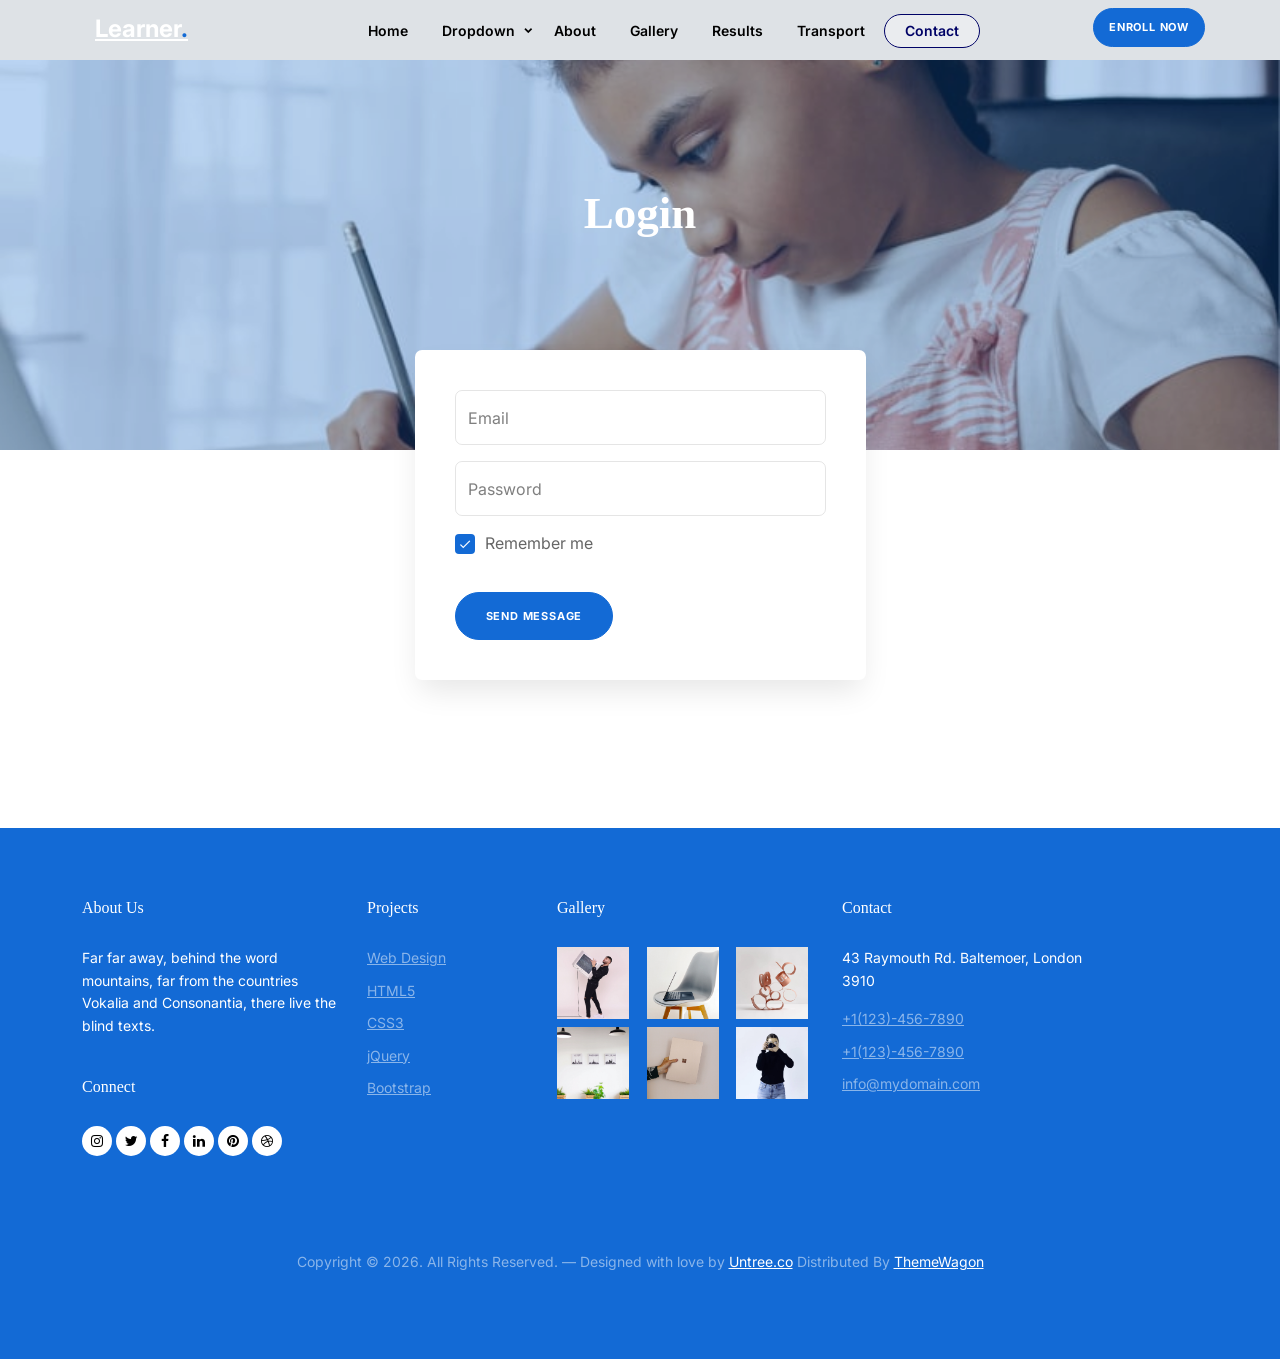
<file: login.html>
<!-- /*
* Template Name: Learner
* Template Author: Untree.co
* Tempalte URI: https://untree.co/
* License: https://creativecommons.org/licenses/by/3.0/
*/ -->
<!doctype html>
<html lang="en">

<head>
  <meta charset="utf-8">
  <meta name="viewport" content="width=device-width, initial-scale=1, shrink-to-fit=no">
  <meta name="author" content="Untree.co">
  <link rel="shortcut icon" href="favicon.png">
  <meta name="description" content="" />
  <meta name="keywords" content="bootstrap, bootstrap4" />
  <link
    href="https://fonts.googleapis.com/css2?family=Display+Playfair:wght@400;700&family=Inter:wght@400;700&display=swap"
    rel="stylesheet">
  <link rel="stylesheet" href="https://unicons.iconscout.com/release/v4.0.0/css/line.css">
  <link rel="stylesheet" href="css/bootstrap.min.css">
  <link rel="stylesheet" href="css/animate.min.css">
  <link rel="stylesheet" href="css/owl.carousel.min.css">
  <link rel="stylesheet" href="css/owl.theme.default.min.css">
  <link rel="stylesheet" href="css/jquery.fancybox.min.css">
  <link rel="stylesheet" href="fonts/icomoon/style.css">
  <link rel="stylesheet" href="fonts/flaticon/font/flaticon.css">
  <link rel="stylesheet" href="css/aos.css">
  <link rel="stylesheet" href="css/style.css">
  <title>Learner Free Bootstrap Template by Untree.co</title>
</head>

<body>
  <div class="site-mobile-menu">
    <div class="site-mobile-menu-header">
      <div class="site-mobile-menu-close">
        <span class="icofont-close js-menu-toggle"></span>
      </div>
    </div>
    <div class="site-mobile-menu-body"></div>
  </div>
  <nav class="site-nav">
    <div class="pb-2 top-bar mb-3">
      <div class="container">
        <div class="row align-items-center">
          <div class="col-6 col-lg-9">
            <a href="#" class="small mr-3"><span class="icon-question-circle-o mr-2"></span> <span
                class="d-none d-lg-inline-block">Have a questions?</span></a>
            <a href="#" class="small mr-3"><span class="icon-phone mr-2"></span> <span
                class="d-none d-lg-inline-block">10 20 123 456</span></a>
            <a href="#" class="small mr-3"><span class="icon-envelope mr-2"></span> <span
                class="d-none d-lg-inline-block">info@mydomain.com</span></a>
          </div>
          <div class="col-6 col-lg-3 text-right">
            <a href="login.html" class="small mr-3">
              <span class="icon-lock"></span>
              Log In
            </a>
            <a href="register.html" class="small">
              <span class="icon-person"></span>
              Register
            </a>
          </div>
        </div>
      </div>
    </div>
    <div class="sticky-nav js-sticky-header">
      <div class="container position-relative">
        <div class="site-navigation text-center">
          <a href="index.html" class="logo menu-absolute m-0">Learner<span class="text-primary">.</span></a>
          <ul class="js-clone-nav d-none d-lg-inline-block site-menu">
            <li><a href="index.html">Home</a></li>
            <li class="has-children">
              <a href="#">Dropdown</a>
              <ul class="dropdown">
                <li><a href="elements.html">Elements</a></li>
                <li class="has-children">
                  <a href="#">Menu Two</a>
                  <ul class="dropdown">
                    <li><a href="#">Sub Menu One</a></li>
                    <li><a href="#">Sub Menu Two</a></li>
                    <li><a href="#">Sub Menu Three</a></li>
                  </ul>
                </li>
                <li><a href="#">Menu Three</a></li>
              </ul>
            </li>
            <li><a href="about.html">About</a></li>
            <li><a href="gallery.html">Gallery</a></li>
            <li><a href="./results.html">Results</a></li>
            <li><a href="./transport.html">Transport</a></li>
            <li class="active"><a href="contact.html">Contact</a></li>
          </ul>
          <a href="#" class="btn-book btn btn-primary btn-sm menu-absolute">Enroll Now</a>
          <a href="#" class="burger ml-auto float-right site-menu-toggle js-menu-toggle d-inline-block d-lg-none light"
            data-toggle="collapse" data-target="#main-navbar">
            <span></span>
          </a>
        </div>
      </div>
    </div>
  </nav>
  <div class="untree_co-hero inner-page overlay" style="background-image: url('images/img-school-5-min.jpg');">
    <div class="container">
      <div class="row align-items-center justify-content-center">
        <div class="col-12">
          <div class="row justify-content-center ">
            <div class="col-lg-6 text-center ">
              <h1 class="mb-4 heading text-white" data-aos="fade-up" data-aos-delay="100">Login</h1>
            </div>
          </div>
        </div>
      </div> <!-- /.row -->
    </div> <!-- /.container -->
  </div> <!-- /.untree_co-hero -->
  <div class="untree_co-section">
    <div class="container">
      <div class="row mb-5 justify-content-center">
        <div class="col-lg-5 mx-auto order-1" data-aos="fade-up" data-aos-delay="200">
          <form action="#" class="form-box">
            <div class="row">
              <div class="col-12 mb-3">
                <input type="text" class="form-control" placeholder="Email">
              </div>
              <div class="col-12 mb-3">
                <input type="password" class="form-control" placeholder="Password">
              </div>
              <div class="col-12 mb-3">
                <label class="control control--checkbox">
                  <span class="caption">Remember me</span>
                  <input type="checkbox" checked="checked" />
                  <div class="control__indicator"></div>
                </label>
              </div>
              <div class="col-12">
                <input type="submit" value="Send Message" class="btn btn-primary">
              </div>
            </div>
          </form>
        </div>
      </div>
    </div>
  </div> <!-- /.untree_co-section -->
  <div class="site-footer">
    <div class="container">
      <div class="row">
        <div class="col-lg-3 mr-auto">
          <div class="widget">
            <h3>About Us<span class="text-primary">.</span> </h3>
            <p>Far far away, behind the word mountains, far from the countries Vokalia and Consonantia, there live the
              blind texts.</p>
          </div> <!-- /.widget -->
          <div class="widget">
            <h3>Connect</h3>
            <ul class="list-unstyled social">
              <li><a href="#"><span class="icon-instagram"></span></a></li>
              <li><a href="#"><span class="icon-twitter"></span></a></li>
              <li><a href="#"><span class="icon-facebook"></span></a></li>
              <li><a href="#"><span class="icon-linkedin"></span></a></li>
              <li><a href="#"><span class="icon-pinterest"></span></a></li>
              <li><a href="#"><span class="icon-dribbble"></span></a></li>
            </ul>
          </div> <!-- /.widget -->
        </div> <!-- /.col-lg-3 -->
        <div class="col-lg-2 ml-auto">
          <div class="widget">
            <h3>Projects</h3>
            <ul class="list-unstyled float-left links">
              <li><a href="#">Web Design</a></li>
              <li><a href="#">HTML5</a></li>
              <li><a href="#">CSS3</a></li>
              <li><a href="#">jQuery</a></li>
              <li><a href="#">Bootstrap</a></li>
            </ul>
          </div> <!-- /.widget -->
        </div> <!-- /.col-lg-3 -->
        <div class="col-lg-3">
          <div class="widget">
            <h3>Gallery</h3>
            <ul class="instafeed instagram-gallery list-unstyled">
              <li><a class="instagram-item" href="images/gal_1.jpg" data-fancybox="gal"><img src="images/gal_1.jpg"
                    alt="" width="72" height="72"></a>
              </li>
              <li><a class="instagram-item" href="images/gal_2.jpg" data-fancybox="gal"><img src="images/gal_2.jpg"
                    alt="" width="72" height="72"></a>
              </li>
              <li><a class="instagram-item" href="images/gal_3.jpg" data-fancybox="gal"><img src="images/gal_3.jpg"
                    alt="" width="72" height="72"></a>
              </li>
              <li><a class="instagram-item" href="images/gal_4.jpg" data-fancybox="gal"><img src="images/gal_4.jpg"
                    alt="" width="72" height="72"></a>
              </li>
              <li><a class="instagram-item" href="images/gal_5.jpg" data-fancybox="gal"><img src="images/gal_5.jpg"
                    alt="" width="72" height="72"></a>
              </li>
              <li><a class="instagram-item" href="images/gal_6.jpg" data-fancybox="gal"><img src="images/gal_6.jpg"
                    alt="" width="72" height="72"></a>
              </li>
            </ul>
          </div> <!-- /.widget -->
        </div> <!-- /.col-lg-3 -->
        <div class="col-lg-3">
          <div class="widget">
            <h3>Contact</h3>
            <address>43 Raymouth Rd. Baltemoer, London 3910</address>
            <ul class="list-unstyled links mb-4">
              <li><a href="tel://11234567890">+1(123)-456-7890</a></li>
              <li><a href="tel://11234567890">+1(123)-456-7890</a></li>
              <li><a href="mailto:info@mydomain.com">info@mydomain.com</a></li>
            </ul>
          </div> <!-- /.widget -->
        </div> <!-- /.col-lg-3 -->
      </div> <!-- /.row -->
      <div class="row mt-5">
        <div class="col-12 text-center">
          <p class="copyright">Copyright &copy;
            <script>document.write(new Date().getFullYear());</script>. All Rights Reserved. &mdash; Designed with love
            by <a href="https://untree.co">Untree.co</a> Distributed By <a href="https://themewagon.com">ThemeWagon</a>
            <!-- License information: https://untree.co/license/ -->
        </div>
      </div>
    </div> <!-- /.container -->
  </div> <!-- /.site-footer -->
 
  <script src="js/jquery-3.4.1.min.js"></script>
  <script src="js/popper.min.js"></script>
  <script src="js/bootstrap.min.js"></script>
  <script src="js/owl.carousel.min.js"></script>
  <script src="js/jquery.animateNumber.min.js"></script>
  <script src="js/jquery.waypoints.min.js"></script>
  <script src="js/jquery.fancybox.min.js"></script>
  <script src="js/jquery.sticky.js"></script>
  <script src="js/aos.js"></script>
  <script src="js/custom.js"></script>
</body>

</html>
</file>
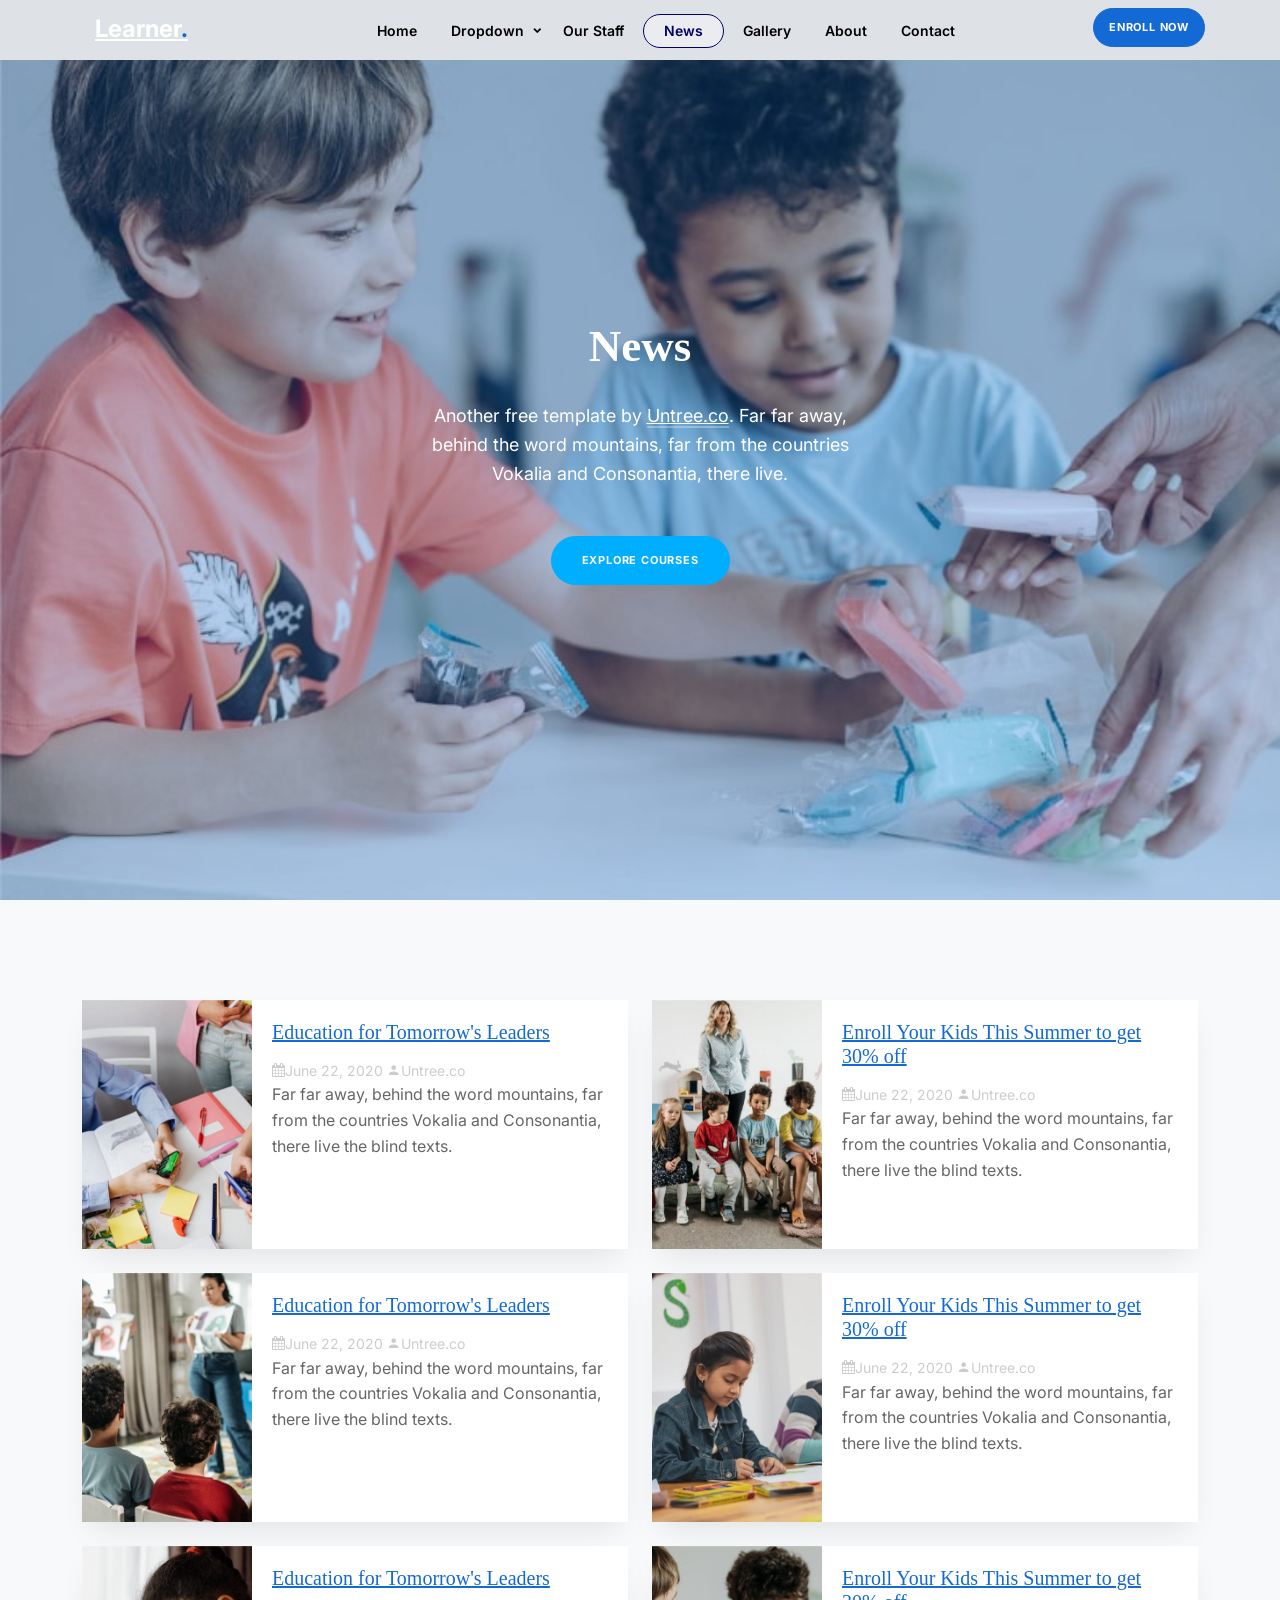
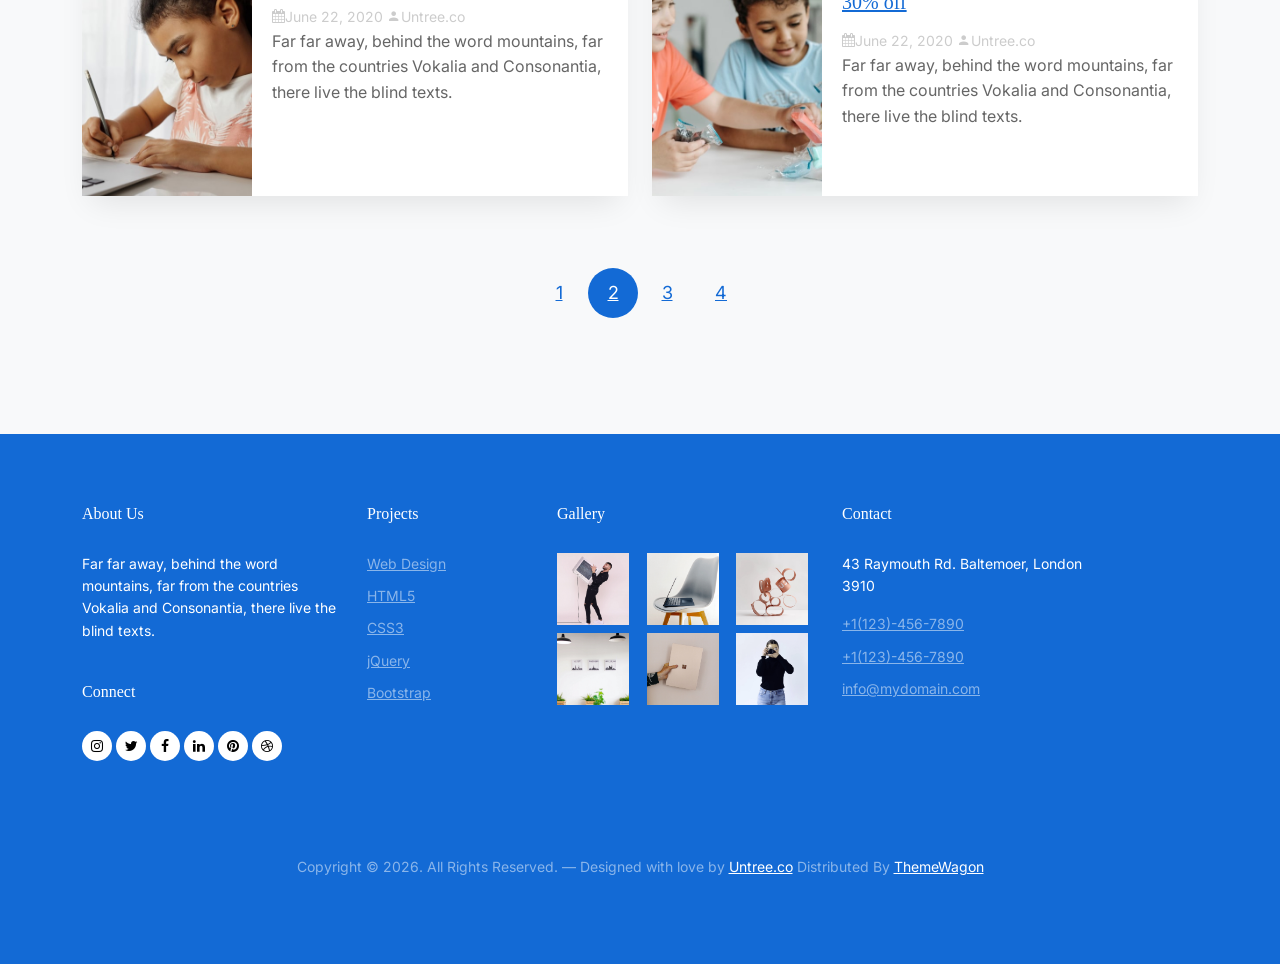
<file: news.html>
<!-- /*
* Template Name: Learner
* Template Author: Untree.co
* Tempalte URI: https://untree.co/
* License: https://creativecommons.org/licenses/by/3.0/
*/ -->
<!doctype html>
<html lang="en">

<head>
  <meta charset="utf-8">
  <meta name="viewport" content="width=device-width, initial-scale=1, shrink-to-fit=no">
  <meta name="author" content="Untree.co">
  <link rel="shortcut icon" href="favicon.png">
  <meta name="description" content="" />
  <meta name="keywords" content="bootstrap, bootstrap4" />
  <link
    href="https://fonts.googleapis.com/css2?family=Display+Playfair:wght@400;700&family=Inter:wght@400;700&display=swap"
    rel="stylesheet">
  <link rel="stylesheet" href="https://unicons.iconscout.com/release/v4.0.0/css/line.css">
  <link rel="stylesheet" href="css/bootstrap.min.css">
  <link rel="stylesheet" href="css/animate.min.css">
  <link rel="stylesheet" href="css/owl.carousel.min.css">
  <link rel="stylesheet" href="css/owl.theme.default.min.css">
  <link rel="stylesheet" href="css/jquery.fancybox.min.css">
  <link rel="stylesheet" href="fonts/icomoon/style.css">
  <link rel="stylesheet" href="fonts/flaticon/font/flaticon.css">
  <link rel="stylesheet" href="css/aos.css">
  <link rel="stylesheet" href="css/style.css">
  <title>Learner Free Bootstrap Template by Untree.co</title>
</head>

<body>
  <div class="site-mobile-menu">
    <div class="site-mobile-menu-header">
      <div class="site-mobile-menu-close">
        <span class="icofont-close js-menu-toggle"></span>
      </div>
    </div>
    <div class="site-mobile-menu-body"></div>
  </div>
  <nav class="site-nav">
    <div class="pb-2 top-bar mb-3">
      <div class="container">
        <div class="row align-items-center">
          <div class="col-6 col-lg-9">
            <a href="#" class="small mr-3"><span class="icon-question-circle-o mr-2"></span> <span
                class="d-none d-lg-inline-block">Have a questions?</span></a>
            <a href="#" class="small mr-3"><span class="icon-phone mr-2"></span> <span
                class="d-none d-lg-inline-block">10 20 123 456</span></a>
            <a href="#" class="small mr-3"><span class="icon-envelope mr-2"></span> <span
                class="d-none d-lg-inline-block">info@mydomain.com</span></a>
          </div>
          <div class="col-6 col-lg-3 text-right">
            <a href="login.html" class="small mr-3">
              <span class="icon-lock"></span>
              Log In
            </a>
            <a href="register.html" class="small">
              <span class="icon-person"></span>
              Register
            </a>
          </div>
        </div>
      </div>
    </div>
    <div class="sticky-nav js-sticky-header">
      <div class="container position-relative">
        <div class="site-navigation text-center">
          <a href="index.html" class="logo menu-absolute m-0">Learner<span class="text-primary">.</span></a>
          <ul class="js-clone-nav d-none d-lg-inline-block site-menu">
            <li><a href="index.html">Home</a></li>
            <li class="has-children">
              <a href="#">Dropdown</a>
              <ul class="dropdown">
                <li><a href="elements.html">Elements</a></li>
                <li class="has-children">
                  <a href="#">Menu Two</a>
                  <ul class="dropdown">
                    <li><a href="#">Sub Menu One</a></li>
                    <li><a href="#">Sub Menu Two</a></li>
                    <li><a href="#">Sub Menu Three</a></li>
                  </ul>
                </li>
                <li><a href="#">Menu Three</a></li>
              </ul>
            </li>
            <li><a href="staff.html">Our Staff</a></li>
            <li class="active"><a href="news.html">News</a></li>
            <li><a href="gallery.html">Gallery</a></li>
            <li><a href="about.html">About</a></li>
            <li><a href="contact.html">Contact</a></li>
          </ul>
          <a href="#" class="btn-book btn btn-primary btn-sm menu-absolute">Enroll Now</a>
          <a href="#" class="burger ml-auto float-right site-menu-toggle js-menu-toggle d-inline-block d-lg-none light"
            data-toggle="collapse" data-target="#main-navbar">
            <span></span>
          </a>
        </div>
      </div>
    </div>
  </nav>
  <div class="untree_co-hero overlay" style="background-image: url('images/img-school-6-min.jpg');">
    <div class="container">
      <div class="row align-items-center justify-content-center">
        <div class="col-12">
          <div class="row justify-content-center ">
            <div class="col-lg-6 text-center ">
              <h1 class="mb-4 heading text-white" data-aos="fade-up" data-aos-delay="100">News</h1>
              <div class="mb-5 text-white desc mx-auto" data-aos="fade-up" data-aos-delay="200">
                <p>Another free template by <a href="https://untree.co/" target="_blank"
                    class="link-highlight">Untree.co</a>. Far far away, behind the word mountains, far from the
                  countries Vokalia and Consonantia, there live.</p>
              </div>
              <p class="mb-0" data-aos="fade-up" data-aos-delay="300"><a href="#" class="btn btn-secondary">Explore
                  courses</a></p>
            </div>
          </div>
        </div>
      </div> <!-- /.row -->
    </div> <!-- /.container -->
  </div> <!-- /.untree_co-hero -->
  <div class="untree_co-section bg-light">
    <div class="container">
      <div class="row align-items-stretch">
        <div class="col-lg-6 mb-4" data-aos="fade-up" data-aos-delay="100">
          <div class="media-h d-flex h-100">
            <figure>
              <img src="images/img-school-4-min.jpg" alt="Image">
            </figure>
            <div class="media-h-body">
              <h2 class="mb-3"><a href="#">Education for Tomorrow's Leaders</a></h2>
              <div class="meta "><span class="icon-calendar mr-2"></span><span>June 22, 2020</span> <span
                  class="icon-person mr-2"></span>Untree.co</div>
              <p>Far far away, behind the word mountains, far from the countries Vokalia and Consonantia, there live the
                blind texts.</p>
            </div>
          </div>
        </div>
        <div class="col-lg-6 mb-4" data-aos="fade-up" data-aos-delay="200">
          <div class="media-h d-flex h-100">
            <figure>
              <img src="images/img-school-3-min.jpg" alt="Image">
            </figure>
            <div class="media-h-body">
              <h2 class="mb-3"><a href="#">Enroll Your Kids This Summer to get 30% off</a></h2>
              <div class="meta "><span class="icon-calendar mr-2"></span><span>June 22, 2020</span> <span
                  class="icon-person mr-2"></span>Untree.co</div>
              <p>Far far away, behind the word mountains, far from the countries Vokalia and Consonantia, there live the
                blind texts.</p>
            </div>
          </div>
        </div>
        <div class="col-lg-6 mb-4" data-aos="fade-up" data-aos-delay="100">
          <div class="media-h d-flex h-100">
            <figure>
              <img src="images/img-school-2-min.jpg" alt="Image">
            </figure>
            <div class="media-h-body">
              <h2 class="mb-3"><a href="#">Education for Tomorrow's Leaders</a></h2>
              <div class="meta "><span class="icon-calendar mr-2"></span><span>June 22, 2020</span> <span
                  class="icon-person mr-2"></span>Untree.co</div>
              <p>Far far away, behind the word mountains, far from the countries Vokalia and Consonantia, there live the
                blind texts.</p>
            </div>
          </div>
        </div>
        <div class="col-lg-6 mb-4" data-aos="fade-up" data-aos-delay="200">
          <div class="media-h d-flex h-100">
            <figure>
              <img src="images/img-school-1-min.jpg" alt="Image">
            </figure>
            <div class="media-h-body">
              <h2 class="mb-3"><a href="#">Enroll Your Kids This Summer to get 30% off</a></h2>
              <div class="meta "><span class="icon-calendar mr-2"></span><span>June 22, 2020</span> <span
                  class="icon-person mr-2"></span>Untree.co</div>
              <p>Far far away, behind the word mountains, far from the countries Vokalia and Consonantia, there live the
                blind texts.</p>
            </div>
          </div>
        </div>
        <div class="col-lg-6 mb-4" data-aos="fade-up" data-aos-delay="100">
          <div class="media-h d-flex h-100">
            <figure>
              <img src="images/img-school-5-min.jpg" alt="Image">
            </figure>
            <div class="media-h-body">
              <h2 class="mb-3"><a href="#">Education for Tomorrow's Leaders</a></h2>
              <div class="meta "><span class="icon-calendar mr-2"></span><span>June 22, 2020</span> <span
                  class="icon-person mr-2"></span>Untree.co</div>
              <p>Far far away, behind the word mountains, far from the countries Vokalia and Consonantia, there live the
                blind texts.</p>
            </div>
          </div>
        </div>
        <div class="col-lg-6 mb-4" data-aos="fade-up" data-aos-delay="200">
          <div class="media-h d-flex h-100">
            <figure>
              <img src="images/img-school-6-min.jpg" alt="Image">
            </figure>
            <div class="media-h-body">
              <h2 class="mb-3"><a href="#">Enroll Your Kids This Summer to get 30% off</a></h2>
              <div class="meta "><span class="icon-calendar mr-2"></span><span>June 22, 2020</span> <span
                  class="icon-person mr-2"></span>Untree.co</div>
              <p>Far far away, behind the word mountains, far from the countries Vokalia and Consonantia, there live the
                blind texts.</p>
            </div>
          </div>
        </div>
      </div>
      <div class="row mt-5">
        <div class="col-12 text-center">
          <ul class="list-unstyled custom-pagination">
            <li><a href="#">1</a></li>
            <li class="active"><a href="#">2</a></li>
            <li><a href="#">3</a></li>
            <li><a href="#">4</a></li>
          </ul>
        </div>
      </div>
    </div>
  </div> <!-- /.untree_co-section -->
  <div class="site-footer">
    <div class="container">
      <div class="row">
        <div class="col-lg-3 mr-auto">
          <div class="widget">
            <h3>About Us<span class="text-primary">.</span> </h3>
            <p>Far far away, behind the word mountains, far from the countries Vokalia and Consonantia, there live the
              blind texts.</p>
          </div> <!-- /.widget -->
          <div class="widget">
            <h3>Connect</h3>
            <ul class="list-unstyled social">
              <li><a href="#"><span class="icon-instagram"></span></a></li>
              <li><a href="#"><span class="icon-twitter"></span></a></li>
              <li><a href="#"><span class="icon-facebook"></span></a></li>
              <li><a href="#"><span class="icon-linkedin"></span></a></li>
              <li><a href="#"><span class="icon-pinterest"></span></a></li>
              <li><a href="#"><span class="icon-dribbble"></span></a></li>
            </ul>
          </div> <!-- /.widget -->
        </div> <!-- /.col-lg-3 -->
        <div class="col-lg-2 ml-auto">
          <div class="widget">
            <h3>Projects</h3>
            <ul class="list-unstyled float-left links">
              <li><a href="#">Web Design</a></li>
              <li><a href="#">HTML5</a></li>
              <li><a href="#">CSS3</a></li>
              <li><a href="#">jQuery</a></li>
              <li><a href="#">Bootstrap</a></li>
            </ul>
          </div> <!-- /.widget -->
        </div> <!-- /.col-lg-3 -->
        <div class="col-lg-3">
          <div class="widget">
            <h3>Gallery</h3>
            <ul class="instafeed instagram-gallery list-unstyled">
              <li><a class="instagram-item" href="images/gal_1.jpg" data-fancybox="gal"><img src="images/gal_1.jpg"
                    alt="" width="72" height="72"></a>
              </li>
              <li><a class="instagram-item" href="images/gal_2.jpg" data-fancybox="gal"><img src="images/gal_2.jpg"
                    alt="" width="72" height="72"></a>
              </li>
              <li><a class="instagram-item" href="images/gal_3.jpg" data-fancybox="gal"><img src="images/gal_3.jpg"
                    alt="" width="72" height="72"></a>
              </li>
              <li><a class="instagram-item" href="images/gal_4.jpg" data-fancybox="gal"><img src="images/gal_4.jpg"
                    alt="" width="72" height="72"></a>
              </li>
              <li><a class="instagram-item" href="images/gal_5.jpg" data-fancybox="gal"><img src="images/gal_5.jpg"
                    alt="" width="72" height="72"></a>
              </li>
              <li><a class="instagram-item" href="images/gal_6.jpg" data-fancybox="gal"><img src="images/gal_6.jpg"
                    alt="" width="72" height="72"></a>
              </li>
            </ul>
          </div> <!-- /.widget -->
        </div> <!-- /.col-lg-3 -->
        <div class="col-lg-3">
          <div class="widget">
            <h3>Contact</h3>
            <address>43 Raymouth Rd. Baltemoer, London 3910</address>
            <ul class="list-unstyled links mb-4">
              <li><a href="tel://11234567890">+1(123)-456-7890</a></li>
              <li><a href="tel://11234567890">+1(123)-456-7890</a></li>
              <li><a href="mailto:info@mydomain.com">info@mydomain.com</a></li>
            </ul>
          </div> <!-- /.widget -->
        </div> <!-- /.col-lg-3 -->
      </div> <!-- /.row -->
      <div class="row mt-5">
        <div class="col-12 text-center">
          <p class="copyright">Copyright &copy;
            <script>document.write(new Date().getFullYear());</script>. All Rights Reserved. &mdash; Designed with love
            by <a href="https://untree.co">Untree.co</a> Distributed By <a href="https://themewagon.com">ThemeWagon</a>
            <!-- License information: https://untree.co/license/ -->
        </div>
      </div>
    </div> <!-- /.container -->
  </div> <!-- /.site-footer -->

  <script src="js/jquery-3.4.1.min.js"></script>
  <script src="js/popper.min.js"></script>
  <script src="js/bootstrap.min.js"></script>
  <script src="js/owl.carousel.min.js"></script>
  <script src="js/jquery.animateNumber.min.js"></script>
  <script src="js/jquery.waypoints.min.js"></script>
  <script src="js/jquery.fancybox.min.js"></script>
  <script src="js/jquery.sticky.js"></script>
  <script src="js/aos.js"></script>
  <script src="js/custom.js"></script>
</body>

</html>
</file>
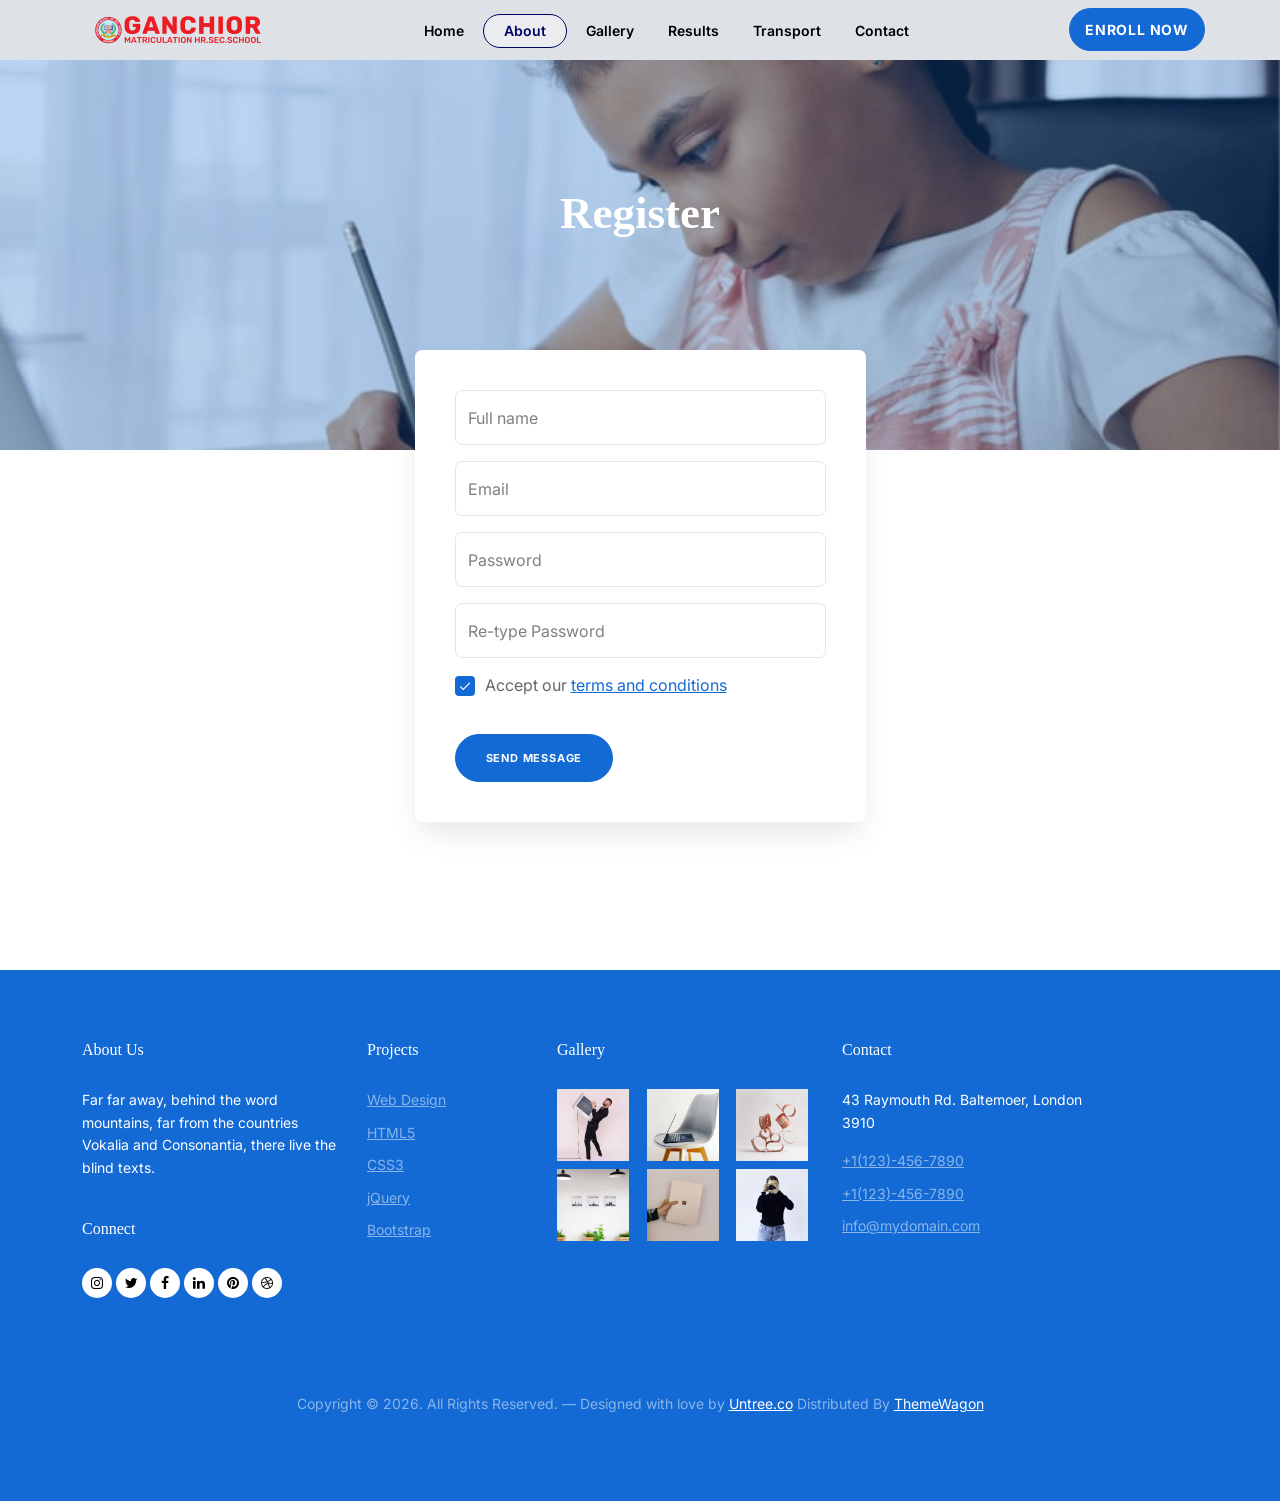
<file: register.html>
<!-- /*
* Template Name: Learner
* Template Author: Untree.co
* Tempalte URI: https://untree.co/
* License: https://creativecommons.org/licenses/by/3.0/
*/ -->
<!doctype html>
<html lang="en">

<head>
  <meta charset="utf-8">
  <meta name="viewport" content="width=device-width, initial-scale=1, shrink-to-fit=no">
  <meta name="author" content="Untree.co">
  <link rel="shortcut icon" href="favicon.png">
  <meta name="description" content="" />
  <meta name="keywords" content="bootstrap, bootstrap4" />
  <link
    href="https://fonts.googleapis.com/css2?family=Display+Playfair:wght@400;700&family=Inter:wght@400;700&display=swap"
    rel="stylesheet">
  <link rel="stylesheet" href="https://unicons.iconscout.com/release/v4.0.0/css/line.css">
  <link rel="stylesheet" href="css/bootstrap.min.css">
  <link rel="stylesheet" href="css/animate.min.css">
  <link rel="stylesheet" href="css/owl.carousel.min.css">
  <link rel="stylesheet" href="css/owl.theme.default.min.css">
  <link rel="stylesheet" href="css/jquery.fancybox.min.css">
  <link rel="stylesheet" href="fonts/icomoon/style.css">
  <link rel="stylesheet" href="fonts/flaticon/font/flaticon.css">
  <link rel="stylesheet" href="css/aos.css">
  <link rel="stylesheet" href="css/style.css">
  <title>Learner Free Bootstrap Template by Untree.co</title>
</head>

<body>
  <!-- Navbar Section -- Start -->
<nav class="site-nav">
  <!-- Main Navigation -->
  <div class="sticky-nav js-sticky-header">

    <div class="container position-relative">

      <div class="site-navigation text-center">

        <!-- Logo -->
        <a
          href="./index.html"
          class="logod menu-absolute"
          id="logod"
        >
          <img
            src="./images/logo.png"
            alt="Ganchior Matriculation Higher Secondary School"
          >
        </a>


        <!-- Desktop Navigation -->
        <ul class="js-clone-nav d-none d-lg-inline-block site-menu">

          <li >
            <a href="./index.html">Home</a>
          </li>

          <li class="active">
            <a href="./about.html">About</a>
          </li>

          <li>
            <a href="./gallery.html">Gallery</a>
          </li>

          <li>
            <a href="./results.html">Results</a>
          </li>

          <li>
            <a href="./transport.html">Transport</a>
          </li>

          <li>
            <a href="./contact.html">Contact</a>
          </li>

        </ul>


        <!-- Desktop Enroll Button -->
        <a
          href="application.html"
          class="primary_btn btn-book btn btn-primary btn-sm menu-absolute"
        >
          Enroll Now
        </a>


        <!-- Mobile 3 Bar Button -->
        <a
          href="#"
          id="mobileMenuBtn"
          class="burger ml-auto float-right site-menu-toggle js-menu-toggle d-inline-block d-lg-none light position-absolute end-0"
          aria-label="Open Menu"
        >
          <span></span>
        </a>

      </div>

    </div>

  </div>


  <!-- Mobile Overlay -->
  <div
    class="mobile-overlay"
    id="mobileOverlay"
  ></div>


  <!-- Mobile Menu -->
  <div
    class="mobile-menu"
    id="mobileMenu"
  >

    <!-- Mobile Menu Header -->
    <div class="mobile-menu-header">

      <a href="./index.html">
        <img
          src="./images/logo.png"
          alt="Ganchior School"
        >
      </a>

      <!-- Close Button -->
      <button
        type="button"
        class="mobile-close"
        id="mobileClose"
        aria-label="Close Menu"
      >
        <span></span>
        <span></span>
      </button>

    </div>


    <!-- Mobile Menu Links -->
    <div class="mobile-menu-content">

      <a
        href="./index.html"
        class="mobile-link active"
      >
        <span>01</span>
        Home
      </a>

      <a
        href="./about.html"
        class="mobile-link"
      >
        <span>02</span>
        About
      </a>

      <a
        href="./gallery.html"
        class="mobile-link"
      >
        <span>03</span>
        Gallery
      </a>

      <a
        href="./results.html"
        class="mobile-link"
      >
        <span>04</span>
        Results
      </a>

      <a
        href="./transport.html"
        class="mobile-link"
      >
        <span>05</span>
        Transport
      </a>

      <a
        href="./contact.html"
        class="mobile-link"
      >
        <span>06</span>
        Contact
      </a>


      <!-- Mobile Enroll -->
      <a
        href="application.html"
        class="mobile-enroll-btn"
      >
        <span>Enroll Now</span>
        <span>→</span>
      </a>

    </div>


    <!-- Mobile Contact -->
    <div class="mobile-menu-footer">

      <a href="tel:+919962017696">
        +91 9962017696
      </a>

      <a href="mailto:ganchiorschool@gmail.com">
        ganchiorschool@gmail.com
      </a>

    </div>

  </div>

</nav>
  <a href="application.html" class="enroll-btn">Enroll Now</a>
  <!-- Navbar Section -- End -->
  <div class="untree_co-hero inner-page overlay" style="background-image: url('images/img-school-5-min.jpg');">
    <div class="container">
      <div class="row align-items-center justify-content-center">
        <div class="col-12">
          <div class="row justify-content-center ">
            <div class="col-lg-6 text-center ">
              <h1 class="mb-4 heading text-white" data-aos="fade-up" data-aos-delay="100">Register</h1>
            </div>
          </div>
        </div>
      </div> <!-- /.row -->
    </div> <!-- /.container -->
  </div> <!-- /.untree_co-hero -->
  <div class="untree_co-section">
    <div class="container">
      <div class="row mb-5 justify-content-center">
        <div class="col-lg-5 mx-auto order-1" data-aos="fade-up" data-aos-delay="200">
          <form action="#" class="form-box">
            <div class="row">
              <div class="col-12 mb-3">
                <input type="text" class="form-control" placeholder="Full name">
              </div>
              <div class="col-12 mb-3">
                <input type="text" class="form-control" placeholder="Email">
              </div>
              <div class="col-12 mb-3">
                <input type="password" class="form-control" placeholder="Password">
              </div>
              <div class="col-12 mb-3">
                <input type="password" class="form-control" placeholder="Re-type Password">
              </div>
              <div class="col-12 mb-3">
                <label class="control control--checkbox">
                  <span class="caption">Accept our <a href="#">terms and conditions</a></span>
                  <input type="checkbox" checked="checked" />
                  <div class="control__indicator"></div>
                </label>
              </div>
              <div class="col-12">
                <input type="submit" value="Send Message" class="btn btn-primary">
              </div>
            </div>
          </form>
        </div>
      </div>
    </div>
  </div> <!-- /.untree_co-section -->
  <div class="site-footer">
    <div class="container">
      <div class="row">
        <div class="col-lg-3 mr-auto">
          <div class="widget">
            <h3>About Us<span class="text-primary">.</span> </h3>
            <p>Far far away, behind the word mountains, far from the countries Vokalia and Consonantia, there live the
              blind texts.</p>
          </div> <!-- /.widget -->
          <div class="widget">
            <h3>Connect</h3>
            <ul class="list-unstyled social">
              <li><a href="#"><span class="icon-instagram"></span></a></li>
              <li><a href="#"><span class="icon-twitter"></span></a></li>
              <li><a href="#"><span class="icon-facebook"></span></a></li>
              <li><a href="#"><span class="icon-linkedin"></span></a></li>
              <li><a href="#"><span class="icon-pinterest"></span></a></li>
              <li><a href="#"><span class="icon-dribbble"></span></a></li>
            </ul>
          </div> <!-- /.widget -->
        </div> <!-- /.col-lg-3 -->
        <div class="col-lg-2 ml-auto">
          <div class="widget">
            <h3>Projects</h3>
            <ul class="list-unstyled float-left links">
              <li><a href="#">Web Design</a></li>
              <li><a href="#">HTML5</a></li>
              <li><a href="#">CSS3</a></li>
              <li><a href="#">jQuery</a></li>
              <li><a href="#">Bootstrap</a></li>
            </ul>
          </div> <!-- /.widget -->
        </div> <!-- /.col-lg-3 -->
        <div class="col-lg-3">
          <div class="widget">
            <h3>Gallery</h3>
            <ul class="instafeed instagram-gallery list-unstyled">
              <li><a class="instagram-item" href="images/gal_1.jpg" data-fancybox="gal"><img src="images/gal_1.jpg"
                    alt="" width="72" height="72"></a>
              </li>
              <li><a class="instagram-item" href="images/gal_2.jpg" data-fancybox="gal"><img src="images/gal_2.jpg"
                    alt="" width="72" height="72"></a>
              </li>
              <li><a class="instagram-item" href="images/gal_3.jpg" data-fancybox="gal"><img src="images/gal_3.jpg"
                    alt="" width="72" height="72"></a>
              </li>
              <li><a class="instagram-item" href="images/gal_4.jpg" data-fancybox="gal"><img src="images/gal_4.jpg"
                    alt="" width="72" height="72"></a>
              </li>
              <li><a class="instagram-item" href="images/gal_5.jpg" data-fancybox="gal"><img src="images/gal_5.jpg"
                    alt="" width="72" height="72"></a>
              </li>
              <li><a class="instagram-item" href="images/gal_6.jpg" data-fancybox="gal"><img src="images/gal_6.jpg"
                    alt="" width="72" height="72"></a>
              </li>
            </ul>
          </div> <!-- /.widget -->
        </div> <!-- /.col-lg-3 -->
        <div class="col-lg-3">
          <div class="widget">
            <h3>Contact</h3>
            <address>43 Raymouth Rd. Baltemoer, London 3910</address>
            <ul class="list-unstyled links mb-4">
              <li><a href="tel://11234567890">+1(123)-456-7890</a></li>
              <li><a href="tel://11234567890">+1(123)-456-7890</a></li>
              <li><a href="mailto:info@mydomain.com">info@mydomain.com</a></li>
            </ul>
          </div> <!-- /.widget -->
        </div> <!-- /.col-lg-3 -->
      </div> <!-- /.row -->
      <div class="row mt-5">
        <div class="col-12 text-center">
          <p class="copyright">Copyright &copy;
            <script>document.write(new Date().getFullYear());</script>. All Rights Reserved. &mdash; Designed with love
            by <a href="https://untree.co">Untree.co</a> Distributed By <a href="https://themewagon.com">ThemeWagon</a>
            <!-- License information: https://untree.co/license/ -->
        </div>
      </div>
    </div> <!-- /.container -->
  </div> <!-- /.site-footer -->

  <script src="js/jquery-3.4.1.min.js"></script>
  <script src="js/popper.min.js"></script>
  <script src="js/bootstrap.min.js"></script>
  <script src="js/owl.carousel.min.js"></script>
  <script src="js/jquery.animateNumber.min.js"></script>
  <script src="js/jquery.waypoints.min.js"></script>
  <script src="js/jquery.fancybox.min.js"></script>
  <script src="js/jquery.sticky.js"></script>
  <script src="js/aos.js"></script>
  <script src="js/custom.js"></script>
</body>

</html>
</file>
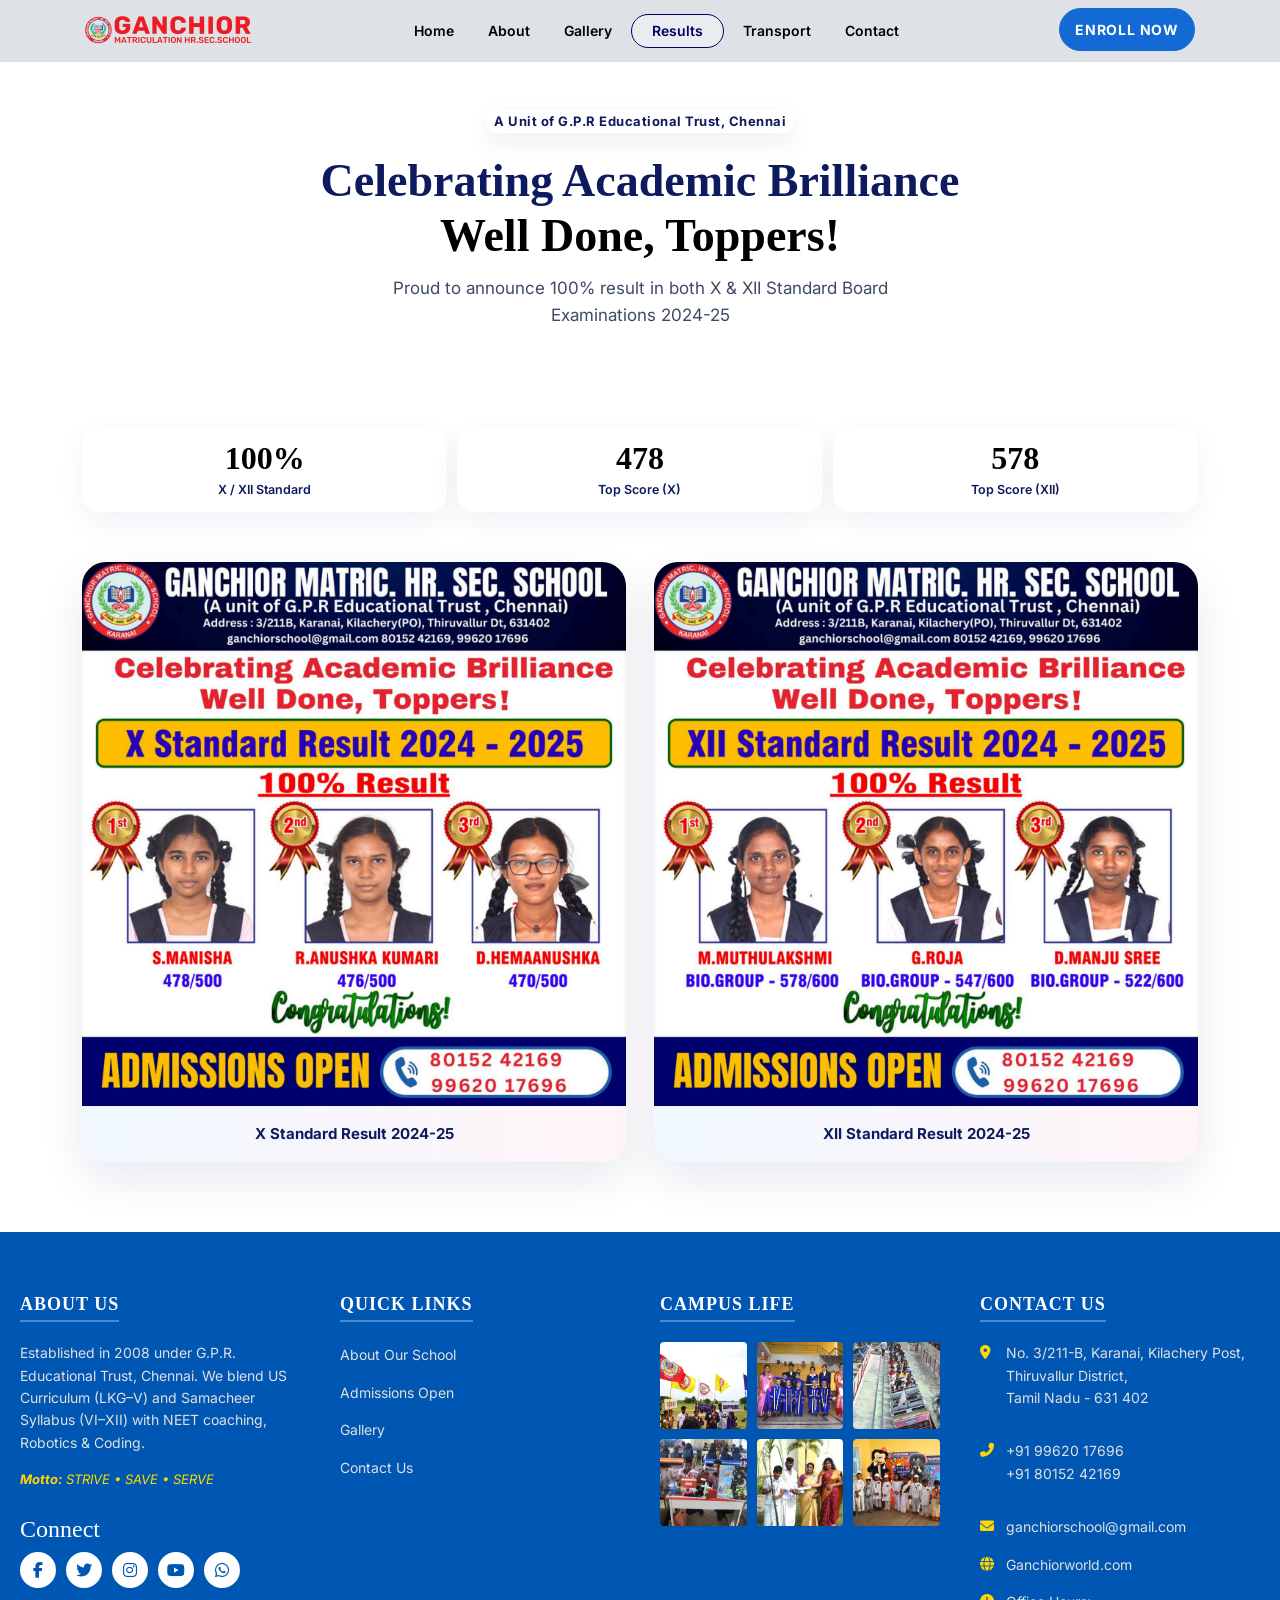
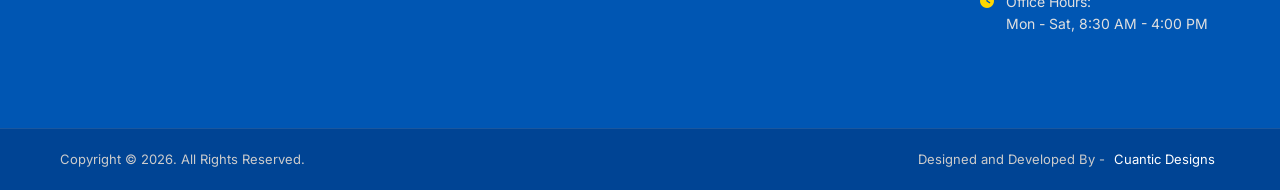
<file: results.html>
<!DOCTYPE html>
<html lang="en">

<head>
  <meta charset="UTF-8">
  <meta name="viewport" content="width=device-width, initial-scale=1.0">
  <title>Ganchior Matric. Hr. Sec. School | 100% Result 2024-25</title>
  <link rel="shortcut icon" href="./favicon.png">

  <link rel="stylesheet" href="./css/style.css">
  <style>
    :root {
      --primary: #0d1b5e;
      --secondary: #000;
      --text: #3d4a63;
      --light-blue: #eaf5ff;
      --light-pink: #fff1f6;
    }

    * {
      margin: 0;
      padding: 0;
      box-sizing: border-box;
    }

    body {
      background: linear-gradient(165deg, var(--light-blue) 0%, var(--light-pink) 50%, var(--light-blue) 100%);
      color: var(--text);
      line-height: 1.6;
    }


    /* ===== HERO ===== */
    .hero {
      padding: 60px 0 40px;
      text-align: center;
    }

    .hero .badge {
      display: inline-block;
      background: #fff;
      color: var(--primary);
      font-size: 13px;
      font-weight: 700;
      border-radius: 50px;
      box-shadow: 0 8px 25px rgba(13, 27, 94, 0.08);
      margin-bottom: 20px;
      letter-spacing: 0.5px;
    }

    .hero h1 {
      font-size: clamp(20px, 5.5vw, 46px);
      color: var(--primary);
      font-weight: 800;
      line-height: 1.2;
      margin-bottom: 12px;
    }

    .hero h1 span {
      color: var(--secondary);
    }

    .hero p {
      font-size: 17px;
      max-width: 580px;
      margin: 0 auto 28px;
    }

    .hero .result-tag {
      display: inline-block;
      background: #136ad5;
      border-color: #136ad5;
      color: #fff;
      font-weight: 700;
      padding: 11px 28px;
      border-radius: 50px;
      font-size: 15px;
    }

    /* ===== RESULTS SECTION ===== */
    .results {
      padding: 30px 0 70px;
    }

    .section-head {
      text-align: center;
      margin-bottom: 40px;
    }

    .section-head span {
      display: inline-block;
      background: var(--secondary);
      color: #fff;
      font-size: 12px;
      font-weight: 700;
      padding: 7px 18px;
      border-radius: 30px;
      letter-spacing: 1.2px;
      margin-bottom: 12px;
    }

    .section-head h2 {
      font-size: clamp(26px, 4vw, 36px);
      color: var(--primary);
      margin-bottom: 8px;
    }

    .results-grid {
      display: grid;
      grid-template-columns: 1fr 1fr;
      gap: 28px;
    }

    @media (max-width: 800px) {
      .results-grid {
        grid-template-columns: 1fr;
      }
    }

    .result-card {
      background: #fff;
      border-radius: 24px;
      overflow: hidden;
      box-shadow: 0 18px 45px rgba(13, 27, 94, 0.09);
      transition: transform 0.35s ease, box-shadow 0.35s ease;
    }

    .result-card:hover {
      transform: translateY(-10px);
      box-shadow: 0 28px 60px rgba(13, 27, 94, 0.14);
    }

    .result-card img {
      width: 100%;
      height: auto;
      display: block;
    }

    .result-card .label {
      text-align: center;
      padding: 16px;
      font-weight: 700;
      font-size: 15px;
      color: var(--primary);
      background: linear-gradient(90deg, #f0f7ff, #fff5f8);
    }

    /* ===== STATS ===== */
    .stats {
      display: grid;
      grid-template-columns: repeat(3, 1fr);
      gap: 10px;
      margin-bottom: 50px;
    }


    .stat-box {
      background: #fff;
      border-radius: 18px;
      padding:  12px;
      text-align: center;
      box-shadow: 0 10px 28px rgba(13, 27, 94, 0.06);
    }

    .stat-box h3 {
      font-size: 32px;
      color: var(--secondary);
      font-weight: 800;
      margin-bottom: 2px;
    }

    .stat-box p {
      font-size: 12.5px;
      color: var(--primary);
      font-weight: 600;
      margin: 0;
    }

    /* ===== SCHOOL INFO ===== */
    .info {
      padding: 10px 0 60px;
    }

    .info-card {
      border-radius: 24px;
      padding: 40px 32px;
      text-align: center;
      box-shadow: 0 18px 45px rgba(13, 27, 94, 0.08);
    }

    .info-card h2 {
      font-size: 24px;
      color: var(--primary);
      margin-bottom: 12px;
    }

    .info-card p {
      max-width: 640px;
      margin: 0 auto 20px;
      font-size: 15.5px;
    }

    .motto {
      display: inline-flex;
      gap: 14px;
      background: linear-gradient(135deg, var(--light-blue), var(--light-pink));
      padding: 11px 26px;
      border-radius: 50px;
      font-weight: 700;
      color: var(--primary);
      letter-spacing: 1px;
      margin-bottom: 24px;
    }

    .contact-links {
      display: flex;
      justify-content: center;
      flex-wrap: wrap;
      gap: 14px;
      margin-bottom: 16px;
    }

    .contact-links a {
      background: var(--light-blue);
      color: var(--primary);
      text-decoration: none;
      font-weight: 600;
      font-size: 14.5px;
      padding: 10px 20px;
      border-radius: 40px;
      transition: 0.3s;
    }

    .contact-links a:hover {
      background: var(--secondary);
      color: #fff;
    }

    .address {
      font-size: 14px;
      color: #5a6a85;
    }

    /* ===== CTA ===== */
    .cta {
      text-align: center;
      padding-bottom: 70px;
    }

    .cta a {
      display: inline-flex;
      align-items: center;
      gap: 8px;
      background: #136ad5;
      border-color: #136ad5;
      color: #fff;
      text-decoration: none;
      font-weight: 700;
      font-size: 16px;
      padding: 17px 40px;
      border-radius: 60px;
      transition: 0.35s;
    }

    .cta a:hover {
      transform: translateY(-5px);
      box-shadow: 0 22px 50px rgba(255, 122, 24, 0.5);
    }
  </style>
</head>

<body>

  <!-- Navbar Section -- Start -->
<nav class="site-nav">
  <!-- Main Navigation -->
  <div class="sticky-nav js-sticky-header">

    <div class="container position-relative">

      <div class="site-navigation text-center">

        <!-- Logo -->
        <a
          href="./index.html"
          class="logod menu-absolute"
          id="logod"
        >
          <img
            src="./images/logo.png"
            alt="Ganchior Matriculation Higher Secondary School"
          >
        </a>


        <!-- Desktop Navigation -->
        <ul class="js-clone-nav d-none d-lg-inline-block site-menu">

          <li >
            <a href="./index.html">Home</a>
          </li>

          <li >
            <a href="./about.html">About</a>
          </li>

          <li>
            <a href="./gallery.html">Gallery</a>
          </li>

          <li class="active">
            <a href="./results.html">Results</a>
          </li>

          <li>
            <a href="./transport.html">Transport</a>
          </li>

          <li>
            <a href="./contact.html">Contact</a>
          </li>

        </ul>


        <!-- Desktop Enroll Button -->
        <a
          href="application.html"
          class="primary_btn btn-book btn btn-primary btn-sm menu-absolute"
        >
          Enroll Now
        </a>


        <!-- Mobile 3 Bar Button -->
        <a
          href="#"
          id="mobileMenuBtn"
          class="burger ml-auto float-right site-menu-toggle js-menu-toggle d-inline-block d-lg-none light position-absolute end-0"
          aria-label="Open Menu"
        >
          <span></span>
        </a>

      </div>

    </div>

  </div>


  <!-- Mobile Overlay -->
  <div
    class="mobile-overlay"
    id="mobileOverlay"
  ></div>


  <!-- Mobile Menu -->
  <div
    class="mobile-menu"
    id="mobileMenu"
  >

    <!-- Mobile Menu Header -->
    <div class="mobile-menu-header">

      <a href="./index.html">
        <img
          src="./images/logo.png"
          alt="Ganchior School"
        >
      </a>

      <!-- Close Button -->
      <button
        type="button"
        class="mobile-close"
        id="mobileClose"
        aria-label="Close Menu"
      >
        <span></span>
        <span></span>
      </button>

    </div>


    <!-- Mobile Menu Links -->
    <div class="mobile-menu-content">

      <a
        href="./index.html"
        class="mobile-link "
      >
        <span>01</span>
        Home
      </a>

      <a
        href="./about.html"
        class="mobile-link"
      >
        <span>02</span>
        About
      </a>

      <a
        href="./gallery.html"
        class="mobile-link"
      >
        <span>03</span>
        Gallery
      </a>

      <a
        href="./results.html"
        class="mobile-link active"
      >
        <span>04</span>
        Results
      </a>

      <a
        href="./transport.html"
        class="mobile-link"
      >
        <span>05</span>
        Transport
      </a>

      <a
        href="./contact.html"
        class="mobile-link"
      >
        <span>06</span>
        Contact
      </a>


      <!-- Mobile Enroll -->
      <a
        href="application.html"
        class="mobile-enroll-btn"
      >
        <span>Enroll Now</span>
        <span>→</span>
      </a>

    </div>


    <!-- Mobile Contact -->
    <div class="mobile-menu-footer">

      <a href="tel:+919962017696">
        +91 9962017696
      </a>

      <a href="mailto:ganchiorschool@gmail.com">
        ganchiorschool@gmail.com
      </a>

    </div>

  </div>

</nav>
  <a href="application.html" class="enroll-btn">Enroll Now</a>
  <!-- Navbar Section -- End -->
  <!-- HERO -->
  <section class="hero mt-5">
    <div class="container">
      <div class="badge">A Unit of G.P.R Educational Trust, Chennai</div>
      <h1>Celebrating Academic Brilliance<br><span>Well Done, Toppers!</span></h1>
      <p>Proud to announce 100% result in both X & XII Standard Board Examinations 2024-25</p>
    </div>
  </section>

  <!-- RESULTS -->
  <section class="results">
    <div class="container">
      <!-- Quick Stats -->
      <div class="stats">
        <div class="stat-box">
          <h3>100%</h3>
          <p>X / XII Standard</p>
        </div>
        <div class="stat-box">
          <h3>478</h3>
          <p>Top Score (X)</p>
        </div>
        <div class="stat-box">
          <h3>578</h3>
          <p>Top Score (XII)</p>
        </div>
      </div>

      <!-- Images -->
      <div class="results-grid">
        <div class="result-card">
          <img src="./images/result/result_1.png" alt="X Standard Result 2024-25">
          <div class="label">X Standard Result 2024-25</div>
        </div>
        <div class="result-card">
          <img src="./images/result/result_2.png" alt="XII Standard Result 2024-25">
          <div class="label">XII Standard Result 2024-25</div>
        </div>
      </div>
    </div>
  </section>

  <footer class="ganchior-world-footer" id="school-footer-section">
    <!-- ... (Your full original footer code - kept exactly as provided) ... -->
    <div class="gw-footer-container" id="footer-main-wrapper">
      <!-- About Us Column -->
      <div class="gw-footer-col gw-footer-about" id="footer-about-col">
        <h3 class="gw-footer-title" id="footer-about-heading">About Us</h3>
        <p class="gw-footer-text" id="footer-about-description">
          Established in 2008 under G.P.R. Educational Trust, Chennai. We blend US Curriculum (LKG–V) and Samacheer
          Syllabus (VI–XII) with NEET coaching, Robotics & Coding.
        </p>
        <p class="gw-footer-motto" id="footer-school-motto">
          <strong>Motto:</strong> STRIVE • SAVE • SERVE
        </p>
        <div class="gw-social-connect" id="footer-social-section">
          <h4 class="gw-footer-col gw-footer-about" style="color: white;">Connect</h4>
          <div class="gw-social-icons" id="footer-social-links">
            <a href="#" class="gw-social-icon gw-facebook" aria-label="Facebook"><i class="fab fa-facebook-f"></i></a>
            <a href="#" class="gw-social-icon gw-twitter" aria-label="Twitter"><i class="fab fa-twitter"></i></a>
            <a href="#" class="gw-social-icon gw-instagram" aria-label="Instagram"><i class="fab fa-instagram"></i></a>
            <a href="#" class="gw-social-icon gw-youtube" aria-label="YouTube"><i class="fab fa-youtube"></i></a>
            <a href="#" class="gw-social-icon gw-whatsapp" aria-label="WhatsApp"><i class="fab fa-whatsapp"></i></a>
          </div>
        </div>
      </div>
      <!-- Quick Links Column -->
      <div class="gw-footer-col gw-footer-links" id="footer-links-col">
        <h3 class="gw-footer-title" id="footer-quicklinks-heading">Quick Links</h3>
        <ul class="gw-footer-nav" id="footer-navigation">
          <li class="gw-nav-item"><a href="./about.html" class="gw-nav-link">About Our School</a></li>
          <li class="gw-nav-item"><a href="./application.html" class="gw-nav-link">Admissions Open</a></li>
          <li class="gw-nav-item"><a href="./gallery.html" class="gw-nav-link">Gallery</a></li>
          <li class="gw-nav-item"><a href="./contact.html" class="gw-nav-link">Contact Us</a></li>
        </ul>
      </div>
      <!-- Gallery Column -->
      <div class="gw-footer-col gw-footer-gallery" id="footer-gallery-col">
        <h3 class="gw-footer-title" id="footer-gallery-heading">Campus Life</h3>
        <div class="gw-gallery-grid" id="footer-gallery-images">
          <div class="gw-gallery-item" id="gallery-img-1">
            <img src="./images/gallery/cat/Events/3.SPORTS/2. SPORTS DAY (4).JPG" alt="Sports Day Celebration"
              class="gw-gallery-img">
          </div>
          <div class="gw-gallery-item" id="gallery-img-2">
            <img src="./images/gallery/cat/Events/10. GRADUATION DAY/DSC_0452.JPG" alt="Science Laboratory"
              class="gw-gallery-img">
          </div>
          <div class="gw-gallery-item" id="gallery-img-3">
            <img src="./images/gallery/cat/ECA/6. EDUCATIONAL TOUR/DSC_0187.JPG" alt="Smart Classroom"
              class="gw-gallery-img">
          </div>
          <div class="gw-gallery-item" id="gallery-img-4">
            <img src="./images/gallery/cat/ECA/5. SCIENCE EXPO/DSC_0413.JPG" alt="KALAM 2047 Event"
              class="gw-gallery-img">
          </div>
          <div class="gw-gallery-item" id="gallery-img-5">
            <img src="./images/gallery/cat/Special Days/18. PONGAL/DSC_0244.JPG" alt="Graduation Day"
              class="gw-gallery-img">
          </div>
          <div class="gw-gallery-item" id="gallery-img-6">
            <img src="./images/gallery/cat/Special Days/12. CHILDRENS DAY/5. CHILDRENS DAY (2).JPG"
              alt="Digital Library" class="gw-gallery-img">
          </div>
        </div>
      </div>
      <!-- Contact Column -->
      <div class="gw-footer-col gw-footer-contact" id="footer-contact-col">
        <h3 class="gw-footer-title" id="footer-contact-heading">Contact Us</h3>
        <address class="gw-contact-info" id="footer-address">
          <div class="gw-address-block" id="school-address">
            <i class="fas fa-map-marker-alt"></i>
            <p>No. 3/211-B, Karanai, Kilachery Post,<br>Thiruvallur District, <br> Tamil Nadu - 631 402</p>
          </div>
          <div class="gw-phone-block" id="school-phones">
            <i class="fas fa-phone-alt"></i>
            <p>
              <a href="tel:+919962017696">+91 99620 17696</a><br>
              <a href="tel:+918015242169">+91 80152 42169</a>
            </p>
          </div>
          <div class="gw-email-block" id="school-email">
            <i class="fas fa-envelope"></i>
            <a href="mailto:ganchiorschool@gmail.com">ganchiorschool@gmail.com</a>
          </div>
          <div class="gw-website-block" id="school-website">
            <i class="fas fa-globe"></i>
            <a href="https://ganchiorworld.com" target="_blank">Ganchiorworld.com</a>
          </div>
          <div class="gw-hours-block" id="office-hours">
            <i class="fas fa-clock"></i>
            <p>Office Hours: <br> Mon - Sat, 8:30 AM - 4:00 PM</p>
          </div>
        </address>
      </div>
    </div>
    <!-- Copyright Bar -->
    <div class="gw-copyright-bar" id="footer-copyright">
      <div class="gw-copyright-container">
        <p class="gw-copyright-text" id="copyright-message">Copyright © 2026. All Rights Reserved.</p>
        <p class="gw-credits" id="footer-credits">
          <span>Designed and Developed By -</span>
          <a href="https://cuanticdesigns.com/" target="_blank" class="gw-privacy-link">Cuantic Designs</a>
        </p>
      </div>
    </div>
  </footer>

  <script src="./js/common.js"></script>


</body>

</html>
</file>
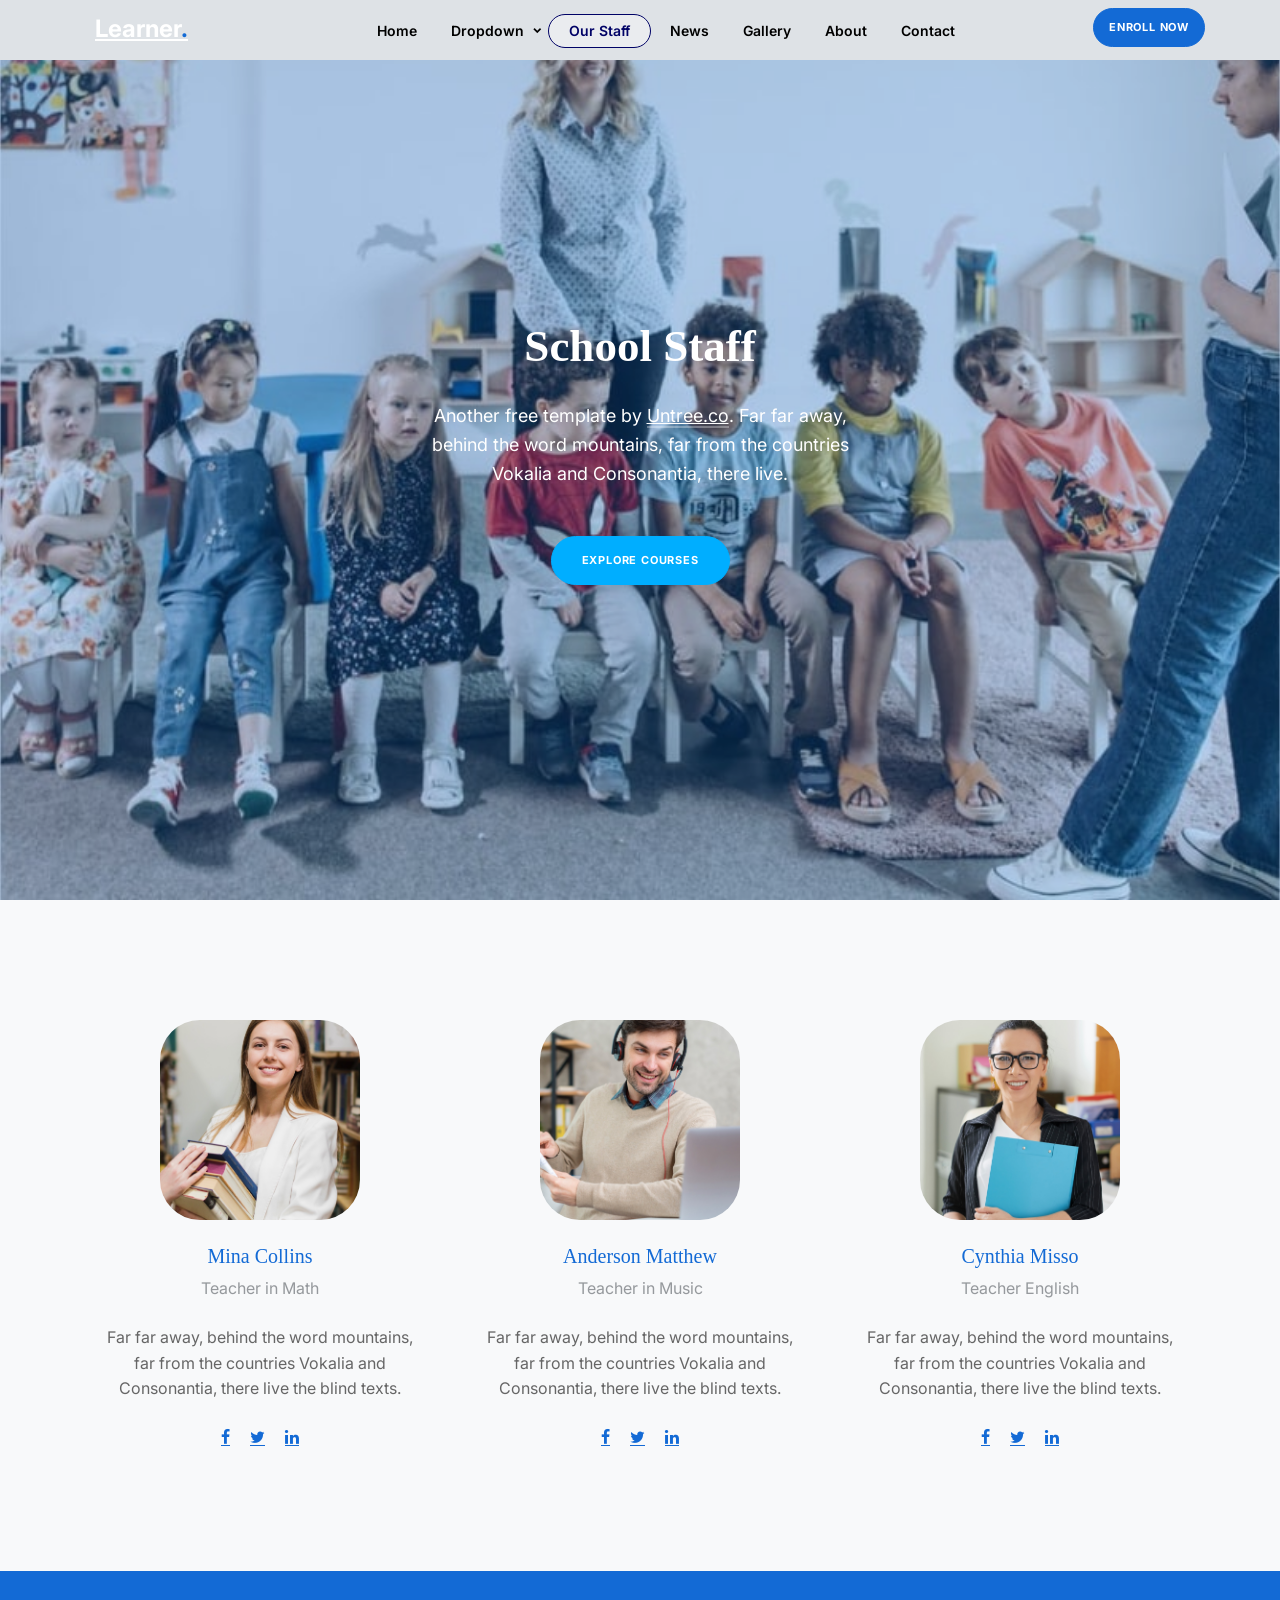
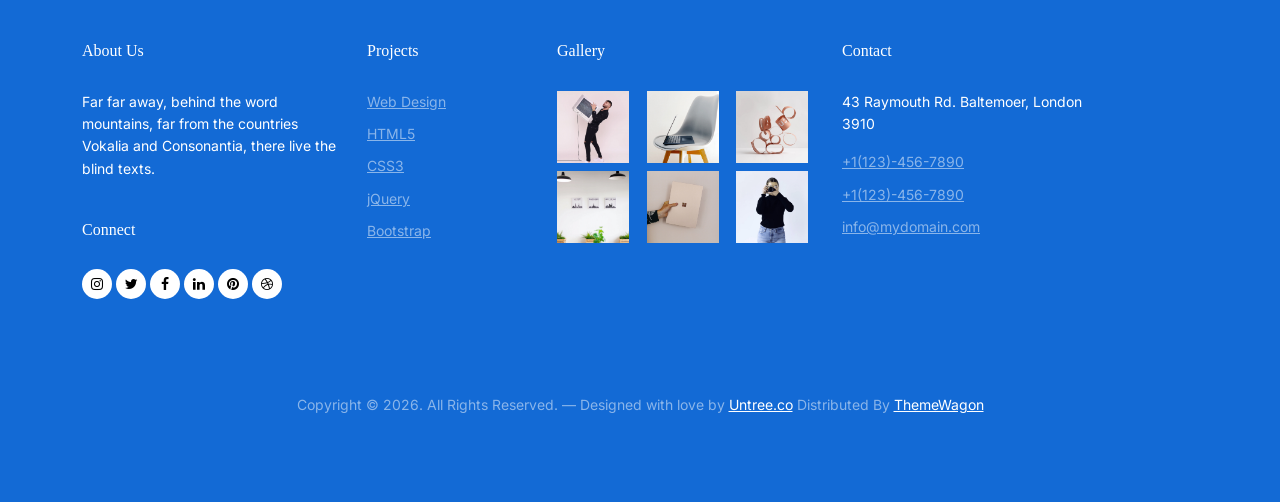
<file: staff.html>
<!doctype html>
<html lang="en">

<head>
  <meta charset="utf-8">
  <meta name="viewport" content="width=device-width, initial-scale=1, shrink-to-fit=no">
  <meta name="author" content="Untree.co">
  <link rel="shortcut icon" href="favicon.png">
  <meta name="description" content="" />
  <meta name="keywords" content="bootstrap, bootstrap4" />
  <link
    href="https://fonts.googleapis.com/css2?family=Display+Playfair:wght@400;700&family=Inter:wght@400;700&display=swap"
    rel="stylesheet">
  <link rel="stylesheet" href="https://unicons.iconscout.com/release/v4.0.0/css/line.css">
  <link rel="stylesheet" href="css/bootstrap.min.css">
  <link rel="stylesheet" href="css/animate.min.css">
  <link rel="stylesheet" href="css/owl.carousel.min.css">
  <link rel="stylesheet" href="css/owl.theme.default.min.css">
  <link rel="stylesheet" href="css/jquery.fancybox.min.css">
  <link rel="stylesheet" href="fonts/icomoon/style.css">
  <link rel="stylesheet" href="fonts/flaticon/font/flaticon.css">
  <link rel="stylesheet" href="css/aos.css">
  <link rel="stylesheet" href="css/style.css">
  <title>Learner Free Bootstrap Template by Untree.co</title>
</head>

<body>
  <div class="site-mobile-menu">
    <div class="site-mobile-menu-header">
      <div class="site-mobile-menu-close">
        <span class="icofont-close js-menu-toggle"></span>
      </div>
    </div>
    <div class="site-mobile-menu-body"></div>
  </div>
  <nav class="site-nav">
    <div class="pb-2 top-bar mb-3">
      <div class="container">
        <div class="row align-items-center">
          <div class="col-6 col-lg-9">
            <a href="#" class="small mr-3"><span class="icon-question-circle-o mr-2"></span> <span
                class="d-none d-lg-inline-block">Have a questions?</span></a>
            <a href="#" class="small mr-3"><span class="icon-phone mr-2"></span> <span
                class="d-none d-lg-inline-block">10 20 123 456</span></a>
            <a href="#" class="small mr-3"><span class="icon-envelope mr-2"></span> <span
                class="d-none d-lg-inline-block">info@mydomain.com</span></a>
          </div>
          <div class="col-6 col-lg-3 text-right">
            <a href="login.html" class="small mr-3">
              <span class="icon-lock"></span>
              Log In
            </a>
            <a href="register.html" class="small">
              <span class="icon-person"></span>
              Register
            </a>
          </div>
        </div>
      </div>
    </div>
    <div class="sticky-nav js-sticky-header">
      <div class="container position-relative">
        <div class="site-navigation text-center">
          <a href="index.html" class="logo menu-absolute m-0">Learner<span class="text-primary">.</span></a>
          <ul class="js-clone-nav d-none d-lg-inline-block site-menu">
            <li><a href="index.html">Home</a></li>
            <li class="has-children">
              <a href="#">Dropdown</a>
              <ul class="dropdown">
                <li><a href="elements.html">Elements</a></li>
                <li class="has-children">
                  <a href="#">Menu Two</a>
                  <ul class="dropdown">
                    <li><a href="#">Sub Menu One</a></li>
                    <li><a href="#">Sub Menu Two</a></li>
                    <li><a href="#">Sub Menu Three</a></li>
                  </ul>
                </li>
                <li><a href="#">Menu Three</a></li>
              </ul>
            </li>
            <li class="active"><a href="staff.html">Our Staff</a></li>
            <li><a href="news.html">News</a></li>
            <li><a href="gallery.html">Gallery</a></li>
            <li><a href="about.html">About</a></li>
            <li><a href="contact.html">Contact</a></li>
          </ul>
          <a href="#" class="btn-book btn btn-primary btn-sm menu-absolute">Enroll Now</a>
          <a href="#" class="burger ml-auto float-right site-menu-toggle js-menu-toggle d-inline-block d-lg-none light"
            data-toggle="collapse" data-target="#main-navbar">
            <span></span>
          </a>
        </div>
      </div>
    </div>
  </nav>
  <div class="untree_co-hero overlay" style="background-image: url('images/img-school-3-min.jpg');">
    <div class="container">
      <div class="row align-items-center justify-content-center">
        <div class="col-12">
          <div class="row justify-content-center ">
            <div class="col-lg-6 text-center ">
              <h1 class="mb-4 heading text-white" data-aos="fade-up" data-aos-delay="100">School Staff</h1>
              <div class="mb-5 text-white desc mx-auto" data-aos="fade-up" data-aos-delay="200">
                <p>Another free template by <a href="https://untree.co/" target="_blank"
                    class="link-highlight">Untree.co</a>. Far far away, behind the word mountains, far from the
                  countries Vokalia and Consonantia, there live.</p>
              </div>
              <p class="mb-0" data-aos="fade-up" data-aos-delay="300"><a href="#" class="btn btn-secondary">Explore
                  courses</a></p>
            </div>
          </div>
        </div>
      </div> <!-- /.row -->
    </div> <!-- /.container -->
  </div> <!-- /.untree_co-hero -->
  <div class="untree_co-section bg-light">
    <div class="container">
      <div class="row">
        <div class="col-12 col-sm-6 col-md-6 mb-4 mb-lg-0 col-lg-4" data-aos="fade-up" data-aos-delay="0">
          <div class="staff text-center">
            <div class="mb-4"><img src="images/staff_1.jpg" alt="Image" class="img-fluid"></div>
            <div class="staff-body">
              <h3 class="staff-name">Mina Collins</h3>
              <span class="d-block position mb-4">Teacher in Math</span>
              <p class="mb-4">Far far away, behind the word mountains, far from the countries Vokalia and Consonantia,
                there live the blind texts.</p>
              <div class="social">
                <a href="#" class="mx-2"><span class="icon-facebook"></span></a>
                <a href="#" class="mx-2"><span class="icon-twitter"></span></a>
                <a href="#" class="mx-2"><span class="icon-linkedin"></span></a>
              </div>
            </div>
          </div>
        </div>
        <div class="col-12 col-sm-6 col-md-6 mb-4 mb-lg-0 col-lg-4" data-aos="fade-up" data-aos-delay="100">
          <div class="staff text-center">
            <div class="mb-4"><img src="images/staff_2.jpg" alt="Image" class="img-fluid"></div>
            <div class="staff-body">
              <h3 class="staff-name">Anderson Matthew</h3>
              <span class="d-block position mb-4">Teacher in Music</span>
              <p class="mb-4">Far far away, behind the word mountains, far from the countries Vokalia and Consonantia,
                there live the blind texts.</p>
              <div class="social">
                <a href="#" class="mx-2"><span class="icon-facebook"></span></a>
                <a href="#" class="mx-2"><span class="icon-twitter"></span></a>
                <a href="#" class="mx-2"><span class="icon-linkedin"></span></a>
              </div>
            </div>
          </div>
        </div>
        <div class="col-12 col-sm-6 col-md-6 mb-4 mb-lg-0 col-lg-4" data-aos="fade-up" data-aos-delay="200">
          <div class="staff text-center">
            <div class="mb-4"><img src="images/staff_3.jpg" alt="Image" class="img-fluid"></div>
            <div class="staff-body">
              <h3 class="staff-name">Cynthia Misso</h3>
              <span class="d-block position mb-4">Teacher English</span>
              <p class="mb-4">Far far away, behind the word mountains, far from the countries Vokalia and Consonantia,
                there live the blind texts.</p>
              <div class="social">
                <a href="#" class="mx-2"><span class="icon-facebook"></span></a>
                <a href="#" class="mx-2"><span class="icon-twitter"></span></a>
                <a href="#" class="mx-2"><span class="icon-linkedin"></span></a>
              </div>
            </div>
          </div>
        </div>
      </div>
    </div>
  </div> <!-- /.untree_co-section -->
  <div class="site-footer">
    <div class="container">
      <div class="row">
        <div class="col-lg-3 mr-auto">
          <div class="widget">
            <h3>About Us<span class="text-primary">.</span> </h3>
            <p>Far far away, behind the word mountains, far from the countries Vokalia and Consonantia, there live the
              blind texts.</p>
          </div> <!-- /.widget -->
          <div class="widget">
            <h3>Connect</h3>
            <ul class="list-unstyled social">
              <li><a href="#"><span class="icon-instagram"></span></a></li>
              <li><a href="#"><span class="icon-twitter"></span></a></li>
              <li><a href="#"><span class="icon-facebook"></span></a></li>
              <li><a href="#"><span class="icon-linkedin"></span></a></li>
              <li><a href="#"><span class="icon-pinterest"></span></a></li>
              <li><a href="#"><span class="icon-dribbble"></span></a></li>
            </ul>
          </div> <!-- /.widget -->
        </div> <!-- /.col-lg-3 -->
        <div class="col-lg-2 ml-auto">
          <div class="widget">
            <h3>Projects</h3>
            <ul class="list-unstyled float-left links">
              <li><a href="#">Web Design</a></li>
              <li><a href="#">HTML5</a></li>
              <li><a href="#">CSS3</a></li>
              <li><a href="#">jQuery</a></li>
              <li><a href="#">Bootstrap</a></li>
            </ul>
          </div> <!-- /.widget -->
        </div> <!-- /.col-lg-3 -->
        <div class="col-lg-3">
          <div class="widget">
            <h3>Gallery</h3>
            <ul class="instafeed instagram-gallery list-unstyled">
              <li><a class="instagram-item" href="images/gal_1.jpg" data-fancybox="gal"><img src="images/gal_1.jpg"
                    alt="" width="72" height="72"></a>
              </li>
              <li><a class="instagram-item" href="images/gal_2.jpg" data-fancybox="gal"><img src="images/gal_2.jpg"
                    alt="" width="72" height="72"></a>
              </li>
              <li><a class="instagram-item" href="images/gal_3.jpg" data-fancybox="gal"><img src="images/gal_3.jpg"
                    alt="" width="72" height="72"></a>
              </li>
              <li><a class="instagram-item" href="images/gal_4.jpg" data-fancybox="gal"><img src="images/gal_4.jpg"
                    alt="" width="72" height="72"></a>
              </li>
              <li><a class="instagram-item" href="images/gal_5.jpg" data-fancybox="gal"><img src="images/gal_5.jpg"
                    alt="" width="72" height="72"></a>
              </li>
              <li><a class="instagram-item" href="images/gal_6.jpg" data-fancybox="gal"><img src="images/gal_6.jpg"
                    alt="" width="72" height="72"></a>
              </li>
            </ul>
          </div> <!-- /.widget -->
        </div> <!-- /.col-lg-3 -->
        <div class="col-lg-3">
          <div class="widget">
            <h3>Contact</h3>
            <address>43 Raymouth Rd. Baltemoer, London 3910</address>
            <ul class="list-unstyled links mb-4">
              <li><a href="tel://11234567890">+1(123)-456-7890</a></li>
              <li><a href="tel://11234567890">+1(123)-456-7890</a></li>
              <li><a href="mailto:info@mydomain.com">info@mydomain.com</a></li>
            </ul>
          </div> <!-- /.widget -->
        </div> <!-- /.col-lg-3 -->
      </div> <!-- /.row -->
      <div class="row mt-5">
        <div class="col-12 text-center">
          <p class="copyright">Copyright &copy;
            <script>document.write(new Date().getFullYear());</script>. All Rights Reserved. &mdash; Designed with love
            by <a href="https://untree.co">Untree.co</a> Distributed By <a href="https://themewagon.com">ThemeWagon</a>
            <!-- License information: https://untree.co/license/ -->
        </div>
      </div>
    </div> <!-- /.container -->
  </div> <!-- /.site-footer -->

  <script src="js/jquery-3.4.1.min.js"></script>
  <script src="js/popper.min.js"></script>
  <script src="js/bootstrap.min.js"></script>
  <script src="js/owl.carousel.min.js"></script>
  <script src="js/jquery.animateNumber.min.js"></script>
  <script src="js/jquery.waypoints.min.js"></script>
  <script src="js/jquery.fancybox.min.js"></script>
  <script src="js/jquery.sticky.js"></script>
  <script src="js/aos.js"></script>
  <script src="js/custom.js"></script>
</body>

</html>
</file>
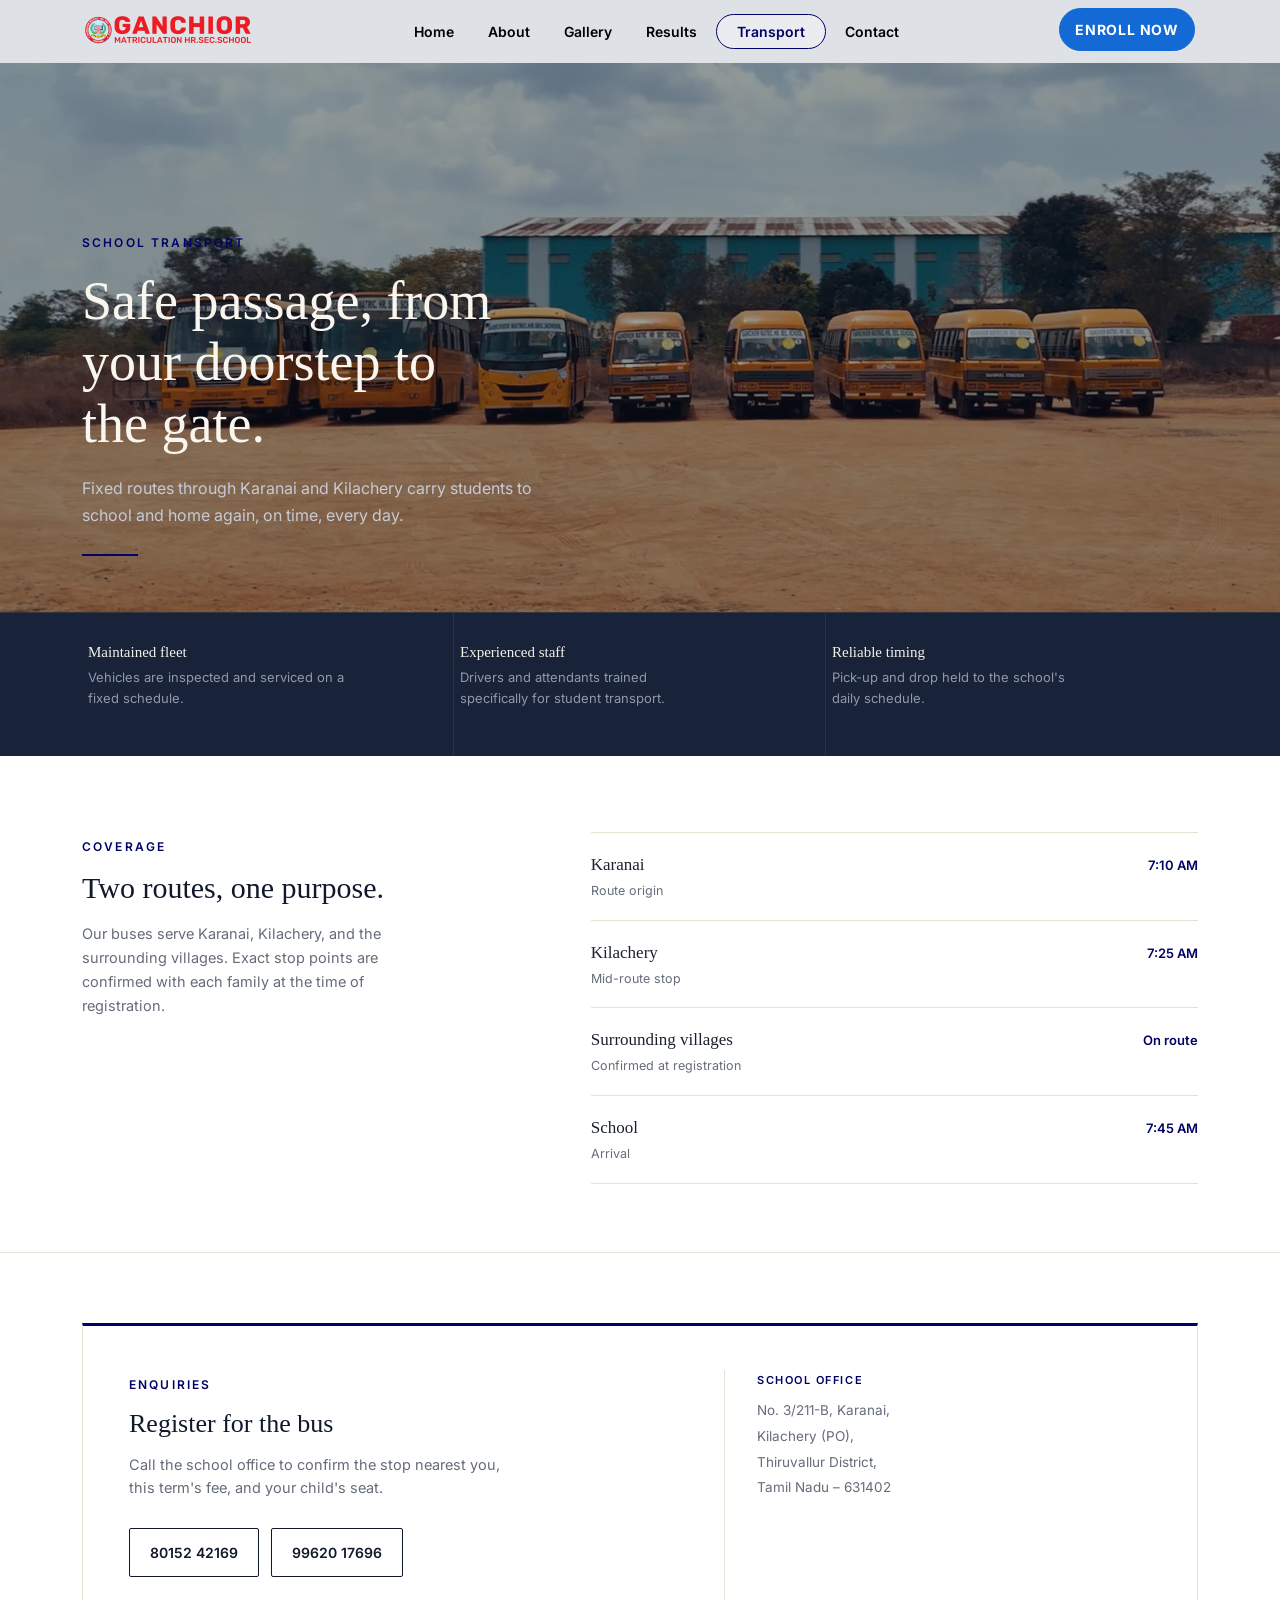
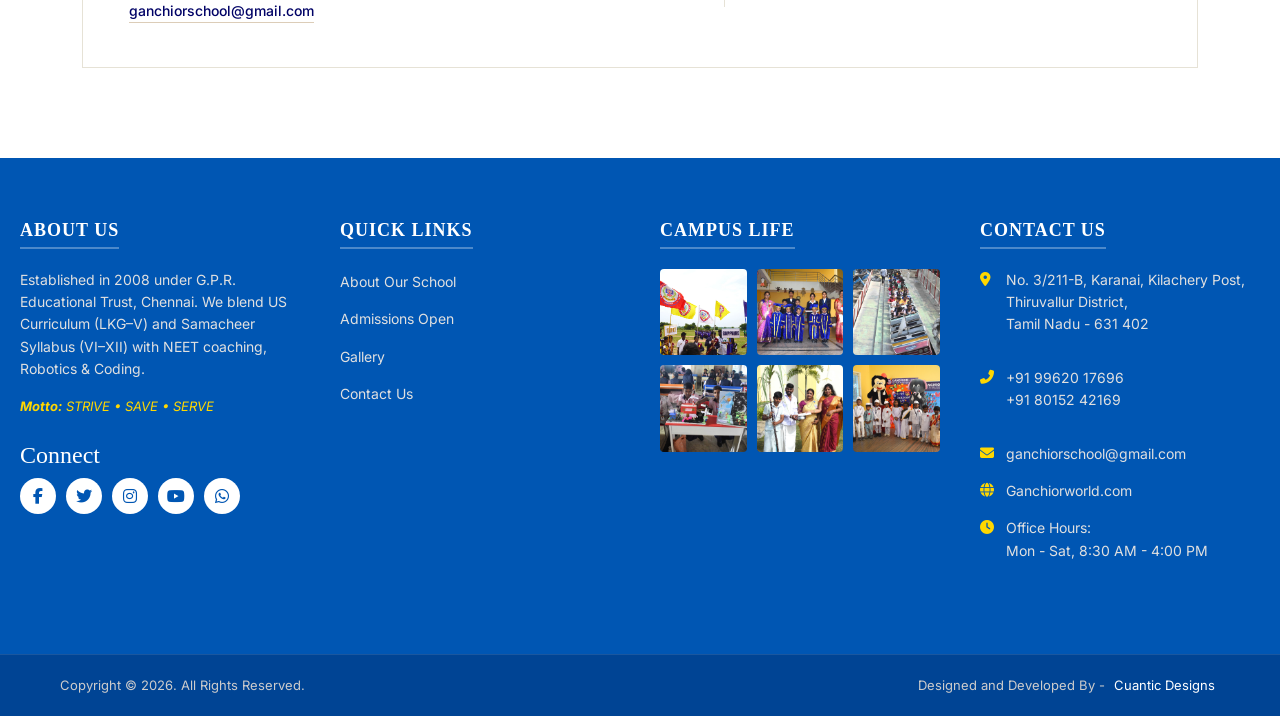
<file: transport.html>
<!DOCTYPE html>
<html lang="en">

<head>
    <meta charset="UTF-8">
    <meta name="viewport" content="width=device-width, initial-scale=1.0">
    <title>Transport | Ganchior Matric. Hr. Sec. School</title>
    <link rel="preconnect" href="https://fonts.googleapis.com">
    <link rel="preconnect" href="https://fonts.gstatic.com" crossorigin>
    <link rel="stylesheet" href="./css/style.css">
  <link rel="shortcut icon" href="./favicon.png">

    <style>
        :root {
            --navy: #10192c;
            --navy-2: #182238;
            --gold: #000266;
            --paper: #faf8f3;
            --panel: #ffffff;
            --ink: #1c2130;
            --muted: #656c7a;
            --line: #e6e2d6;
        }

        * {
            margin: 0;
            padding: 0;
            box-sizing: border-box;
        }

        html {
            scroll-behavior: smooth;
        }

        body {
            font-family: 'Inter', system-ui, sans-serif;
            background: var(--paper);
            color: var(--ink);
            line-height: 1.65;
        }

        @media (prefers-reduced-motion: reduce) {
            * {
                animation: none !important;
                transition: none !important;
            }
        }

        a:focus-visible,
        button:focus-visible {
            outline: 2px solid var(--gold);
            outline-offset: 3px;
        }


        h1,
        h2,
        h3 {
            font-family: 'Fraunces', serif;
            font-weight: 440;
        }

        .eyebrow {
            font-size: 12px;
            font-weight: 600;
            letter-spacing: 0.18em;
            text-transform: uppercase;
            color: var(--gold);
        }

        /* ===== Header ===== */
        .topbar {
            background: var(--navy);
            padding: 22px 0;
        }

        .topbar .container {
            display: flex;
            align-items: center;
            justify-content: space-between;
            gap: 20px;
        }

        .brand h1 {
            font-size: 17px;
            color: #f4f1e9;
            font-weight: 500;
        }

        .brand p {
            font-size: 11.5px;
            color: #8b91a3;
            letter-spacing: 0.04em;
            margin-top: 2px;
        }

        .topbar .badge {
            font-size: 11px;
            color: var(--gold);
            letter-spacing: 0.14em;
            text-transform: uppercase;
            border: 1px solid rgba(169, 131, 79, 0.45);
            padding: 7px 14px;
            border-radius: 2px;
            white-space: nowrap;
        }

        /* ===== Hero ===== */
        .hero {
            position: relative;
            min-height: 68vh;
            display: flex;
            align-items: flex-end;
            background: var(--navy);
        }

        .hero img {
            position: absolute;
            inset: 0;
            width: 100%;
            height: 100%;
            object-fit: cover;
            opacity: 0.62;
        }

        .hero::before {
            content: '';
            position: absolute;
            inset: 0;
            background: linear-gradient(180deg, rgba(16, 25, 44, 0.35) 0%, rgba(16, 25, 44, 0.55) 45%, rgba(16, 25, 44, 0.96) 100%);
        }

        .hero-content {
            position: relative;
            z-index: 1;
            padding: 90px 0 56px;
            width: 100%;
        }

        .hero-content .eyebrow {
            color: #000266;
            margin-bottom: 18px;
            display: block;
        }

        .hero-content h2 {
            font-size: clamp(34px, 5vw, 54px);
            color: #f8f6ef;
            line-height: 1.14;
            max-width: 16ch;
            margin-bottom: 20px;
        }

        .hero-content p {
            font-size: 16px;
            color: #c7cad6;
            max-width: 48ch;
        }

        .hero-rule {
            width: 56px;
            height: 2px;
            background: var(--gold);
            margin: 26px 0 0;
        }

        /* ===== Assurance strip ===== */
        .assurance {
            background: var(--navy-2);
            border-top: 1px solid rgba(169, 131, 79, 0.2);
        }

        .assurance .container {
            display: grid;
            grid-template-columns: repeat(3, 1fr);
        }

        @media (max-width: 720px) {
            .assurance .container {
                grid-template-columns: 1fr;
            }
        }

        .assurance-item {
            padding: 30px 6px;
            border-right: 1px solid rgba(169, 131, 79, 0.16);
        }

        .assurance .container>.assurance-item:last-child {
            border-right: none;
        }

        @media (max-width: 720px) {
            .assurance-item {
                border-right: none;
                border-bottom: 1px solid rgba(169, 131, 79, 0.16);
            }

            .assurance .container>.assurance-item:last-child {
                border-bottom: none;
            }
        }

        .assurance-item h3 {
            font-size: 15px;
            color: #f4f1e9;
            font-weight: 500;
            margin-bottom: 6px;
        }

        .assurance-item p {
            font-size: 13px;
            color: #9198a9;
            max-width: 32ch;
        }

        /* ===== Coverage section ===== */
        .coverage {
            padding: 76px 0 68px;
        }

        .coverage-grid {
            display: grid;
            grid-template-columns: 0.85fr 1.15fr;
            gap: 60px;
        }

        @media (max-width: 800px) {
            .coverage-grid {
                grid-template-columns: 1fr;
                gap: 36px;
            }
        }

        .coverage h2 {
            font-size: 30px;
            color: var(--navy);
            line-height: 1.2;
            margin: 12px 0 16px;
        }

        .coverage-grid>div:first-child p {
            color: var(--muted);
            font-size: 14.5px;
            max-width: 40ch;
        }

        .route-list {
            border-top: 1px solid var(--line);
        }

        .route-row {
            display: flex;
            align-items: baseline;
            justify-content: space-between;
            padding: 18px 0;
            border-bottom: 1px solid var(--line);
            gap: 20px;
        }

        .route-row .place {
            font-family: 'Fraunces', serif;
            font-size: 17px;
            color: var(--ink);
        }

        .route-row .place span {
            display: block;
            font-family: 'Inter', sans-serif;
            font-size: 12.5px;
            color: var(--muted);
            margin-top: 2px;
        }

        .route-row .time {
            font-size: 13px;
            color: var(--gold);
            font-weight: 600;
            white-space: nowrap;
        }

        /* ===== Contact ===== */
        .contact {
            background: var(--panel);
            border-top: 1px solid var(--line);
            padding: 70px 0 90px;
        }

        .contact-panel {
            border: 1px solid var(--line);
            border-top: 3px solid var(--gold);
            padding: 44px 46px;
            display: grid;
            grid-template-columns: 1.3fr 1fr;
            gap: 40px;
        }

        @media (max-width: 760px) {
            .contact-panel {
                grid-template-columns: 1fr;
                padding: 34px 26px;
            }
        }

        .contact-panel h2 {
            font-size: 26px;
            color: var(--navy);
            margin: 12px 0 14px;
        }

        .contact-panel p.desc {
            color: var(--muted);
            font-size: 14.5px;
            max-width: 42ch;
            margin-bottom: 28px;
        }

        .phones {
            display: flex;
            flex-wrap: wrap;
            gap: 12px;
            margin-bottom: 20px;
        }

        .phones a {
            color: var(--navy);
            text-decoration: none;
            font-size: 14px;
            font-weight: 600;
            padding: 12px 20px;
            border: 1px solid var(--navy);
            border-radius: 2px;
            transition: background 0.2s ease, color 0.2s ease;
        }

        .phones a:hover {
            background: var(--navy);
            color: #f4f1e9;
        }

        .email-link {
            display: inline-block;
            color: var(--gold);
            font-size: 14px;
            font-weight: 500;
            text-decoration: none;
            border-bottom: 1px solid rgba(169, 131, 79, 0.4);
        }

        .email-link:hover {
            border-color: var(--gold);
        }

        .contact-panel address {
            font-style: normal;
            border-left: 1px solid var(--line);
            padding-left: 32px;
            font-size: 13.5px;
            color: var(--muted);
            line-height: 1.9;
        }

        @media (max-width: 760px) {
            .contact-panel address {
                border-left: none;
                border-top: 1px solid var(--line);
                padding-left: 0;
                padding-top: 24px;
            }
        }

        .contact-panel address .label {
            display: block;
            font-size: 11px;
            letter-spacing: 0.14em;
            text-transform: uppercase;
            color: var(--gold);
            font-weight: 600;
            margin-bottom: 8px;
        }

        /* ===== Footer ===== */
        .footer {
            background: var(--navy);
            text-align: center;
            padding: 22px 0;
            font-size: 12px;
            color: #7c8296;
            letter-spacing: 0.03em;
        }
    </style>
</head>

<body>
  <!-- Navbar Section -- Start -->
<nav class="site-nav">
  <!-- Main Navigation -->
  <div class="sticky-nav js-sticky-header">

    <div class="container position-relative">

      <div class="site-navigation text-center">

        <!-- Logo -->
        <a
          href="./index.html"
          class="logod menu-absolute"
          id="logod"
        >
          <img
            src="./images/logo.png"
            alt="Ganchior Matriculation Higher Secondary School"
          >
        </a>


        <!-- Desktop Navigation -->
        <ul class="js-clone-nav d-none d-lg-inline-block site-menu">

          <li >
            <a href="./index.html">Home</a>
          </li>

          <li >
            <a href="./about.html">About</a>
          </li>

          <li>
            <a href="./gallery.html">Gallery</a>
          </li>

          <li>
            <a href="./results.html">Results</a>
          </li>

          <li class="active">
            <a href="./transport.html">Transport</a>
          </li>

          <li>
            <a href="./contact.html">Contact</a>
          </li>

        </ul>


        <!-- Desktop Enroll Button -->
        <a
          href="application.html"
          class="primary_btn btn-book btn btn-primary btn-sm menu-absolute"
        >
          Enroll Now
        </a>


        <!-- Mobile 3 Bar Button -->
        <a
          href="#"
          id="mobileMenuBtn"
          class="burger ml-auto float-right site-menu-toggle js-menu-toggle d-inline-block d-lg-none light position-absolute end-0"
          aria-label="Open Menu"
        >
          <span></span>
        </a>

      </div>

    </div>

  </div>


  <!-- Mobile Overlay -->
  <div
    class="mobile-overlay"
    id="mobileOverlay"
  ></div>


  <!-- Mobile Menu -->
  <div
    class="mobile-menu"
    id="mobileMenu"
  >

    <!-- Mobile Menu Header -->
    <div class="mobile-menu-header">

      <a href="./index.html">
        <img
          src="./images/logo.png"
          alt="Ganchior School"
        >
      </a>

      <!-- Close Button -->
      <button
        type="button"
        class="mobile-close"
        id="mobileClose"
        aria-label="Close Menu"
      >
        <span></span>
        <span></span>
      </button>

    </div>


    <!-- Mobile Menu Links -->
    <div class="mobile-menu-content">

      <a
        href="./index.html"
        class="mobile-link "
      >
        <span>01</span>
        Home
      </a>

      <a
        href="./about.html"
        class="mobile-link"
      >
        <span>02</span>
        About
      </a>

      <a
        href="./gallery.html"
        class="mobile-link"
      >
        <span>03</span>
        Gallery
      </a>

      <a
        href="./results.html"
        class="mobile-link"
      >
        <span>04</span>
        Results
      </a>

      <a
        href="./transport.html"
        class="mobile-link active"
      >
        <span>05</span>
        Transport
      </a>

      <a
        href="./contact.html"
        class="mobile-link"
      >
        <span>06</span>
        Contact
      </a>


      <!-- Mobile Enroll -->
      <a
        href="application.html"
        class="mobile-enroll-btn"
      >
        <span>Enroll Now</span>
        <span>→</span>
      </a>

    </div>


    <!-- Mobile Contact -->
    <div class="mobile-menu-footer">

      <a href="tel:+919962017696">
        +91 9962017696
      </a>

      <a href="mailto:ganchiorschool@gmail.com">
        ganchiorschool@gmail.com
      </a>

    </div>

  </div>

</nav>
  <a href="application.html" class="enroll-btn">Enroll Now</a>
  <!-- Navbar Section -- End -->
    <section class="hero">
        <img src="./images/transport/transport_4.png"
            alt="A school bus on a quiet countryside road">
        <div class="hero-content">
            <div class="container">
                <span class="eyebrow">School Transport</span>
                <h2>Safe passage, from your doorstep to the gate.</h2>
                <p>Fixed routes through Karanai and Kilachery carry students to school and home again, on time, every
                    day.</p>
                <div class="hero-rule"></div>
            </div>
        </div>
    </section>

    <section class="assurance">
        <div class="container">
            <div class="assurance-item">
                <h3>Maintained fleet</h3>
                <p>Vehicles are inspected and serviced on a fixed schedule.</p>
            </div>
            <div class="assurance-item">
                <h3>Experienced staff</h3>
                <p>Drivers and attendants trained specifically for student transport.</p>
            </div>
            <div class="assurance-item">
                <h3>Reliable timing</h3>
                <p>Pick-up and drop held to the school's daily schedule.</p>
            </div>
        </div>
    </section>

    <section class="coverage">
        <div class="container coverage-grid">
            <div>
                <span class="eyebrow">Coverage</span>
                <h2>Two routes, one purpose.</h2>
                <p>Our buses serve Karanai, Kilachery, and the surrounding villages. Exact stop points are confirmed
                    with each family at the time of registration.</p>
            </div>
            <div class="route-list">
                <div class="route-row">
                    <div class="place">Karanai<span>Route origin</span></div>
                    <div class="time">7:10 AM</div>
                </div>
                <div class="route-row">
                    <div class="place">Kilachery<span>Mid-route stop</span></div>
                    <div class="time">7:25 AM</div>
                </div>
                <div class="route-row">
                    <div class="place">Surrounding villages<span>Confirmed at registration</span></div>
                    <div class="time">On route</div>
                </div>
                <div class="route-row">
                    <div class="place">School<span>Arrival</span></div>
                    <div class="time">7:45 AM</div>
                </div>
            </div>
        </div>
    </section>

    <section class="contact">
        <div class="container">
            <div class="contact-panel">
                <div>
                    <span class="eyebrow">Enquiries</span>
                    <h2>Register for the bus</h2>
                    <p class="desc">Call the school office to confirm the stop nearest you, this term's fee, and your
                        child's seat.</p>
                    <div class="phones">
                        <a href="tel:8015242169">80152 42169</a>
                        <a href="tel:9962017696">99620 17696</a>
                    </div>
                    <a href="mailto:ganchiorschool@gmail.com" class="email-link">ganchiorschool@gmail.com</a>
                </div>
                <address>
                    <span class="label">School Office</span>
                    No. 3/211-B, Karanai,<br>
                    Kilachery (PO),<br>
                    Thiruvallur District,<br>
                    Tamil Nadu – 631402
                </address>
            </div>
        </div>
    </section>

    <footer class="ganchior-world-footer" id="school-footer-section">
        <!-- ... (Your full original footer code - kept exactly as provided) ... -->
        <div class="gw-footer-container" id="footer-main-wrapper">
            <!-- About Us Column -->
            <div class="gw-footer-col gw-footer-about" id="footer-about-col">
                <h3 class="gw-footer-title" id="footer-about-heading">About Us</h3>
                <p class="gw-footer-text" id="footer-about-description">
                    Established in 2008 under G.P.R. Educational Trust, Chennai. We blend US Curriculum (LKG–V) and
                    Samacheer
                    Syllabus (VI–XII) with NEET coaching, Robotics & Coding.
                </p>
                <p class="gw-footer-motto" id="footer-school-motto">
                    <strong>Motto:</strong> STRIVE • SAVE • SERVE
                </p>
                <div class="gw-social-connect" id="footer-social-section">
                    <h4 class="gw-footer-col gw-footer-about" style="color: white;">Connect</h4>
                    <div class="gw-social-icons" id="footer-social-links">
                        <a href="#" class="gw-social-icon gw-facebook" aria-label="Facebook"><i
                                class="fab fa-facebook-f"></i></a>
                        <a href="#" class="gw-social-icon gw-twitter" aria-label="Twitter"><i
                                class="fab fa-twitter"></i></a>
                        <a href="#" class="gw-social-icon gw-instagram" aria-label="Instagram"><i
                                class="fab fa-instagram"></i></a>
                        <a href="#" class="gw-social-icon gw-youtube" aria-label="YouTube"><i
                                class="fab fa-youtube"></i></a>
                        <a href="#" class="gw-social-icon gw-whatsapp" aria-label="WhatsApp"><i
                                class="fab fa-whatsapp"></i></a>
                    </div>
                </div>
            </div>
            <!-- Quick Links Column -->
            <div class="gw-footer-col gw-footer-links" id="footer-links-col">
                <h3 class="gw-footer-title" id="footer-quicklinks-heading">Quick Links</h3>
                <ul class="gw-footer-nav" id="footer-navigation">
                    <li class="gw-nav-item"><a href="./about.html" class="gw-nav-link">About Our School</a></li>
                    <li class="gw-nav-item"><a href="./application.html" class="gw-nav-link">Admissions Open</a></li>
                    <li class="gw-nav-item"><a href="./gallery.html" class="gw-nav-link">Gallery</a></li>
                    <li class="gw-nav-item"><a href="./contact.html" class="gw-nav-link">Contact Us</a></li>
                </ul>
            </div>
            <!-- Gallery Column -->
            <div class="gw-footer-col gw-footer-gallery" id="footer-gallery-col">
                <h3 class="gw-footer-title" id="footer-gallery-heading">Campus Life</h3>
                <div class="gw-gallery-grid" id="footer-gallery-images">
                    <div class="gw-gallery-item" id="gallery-img-1">
                        <img src="./images/gallery/cat/Events/3.SPORTS/2. SPORTS DAY (4).JPG"
                            alt="Sports Day Celebration" class="gw-gallery-img">
                    </div>
                    <div class="gw-gallery-item" id="gallery-img-2">
                        <img src="./images/gallery/cat/Events/10. GRADUATION DAY/DSC_0452.JPG" alt="Science Laboratory"
                            class="gw-gallery-img">
                    </div>
                    <div class="gw-gallery-item" id="gallery-img-3">
                        <img src="./images/gallery/cat/ECA/6. EDUCATIONAL TOUR/DSC_0187.JPG" alt="Smart Classroom"
                            class="gw-gallery-img">
                    </div>
                    <div class="gw-gallery-item" id="gallery-img-4">
                        <img src="./images/gallery/cat/ECA/5. SCIENCE EXPO/DSC_0413.JPG" alt="KALAM 2047 Event"
                            class="gw-gallery-img">
                    </div>
                    <div class="gw-gallery-item" id="gallery-img-5">
                        <img src="./images/gallery/cat/Special Days/18. PONGAL/DSC_0244.JPG" alt="Graduation Day"
                            class="gw-gallery-img">
                    </div>
                    <div class="gw-gallery-item" id="gallery-img-6">
                        <img src="./images/gallery/cat/Special Days/12. CHILDRENS DAY/5. CHILDRENS DAY (2).JPG"
                            alt="Digital Library" class="gw-gallery-img">
                    </div>
                </div>
            </div>
            <!-- Contact Column -->
            <div class="gw-footer-col gw-footer-contact" id="footer-contact-col">
                <h3 class="gw-footer-title" id="footer-contact-heading">Contact Us</h3>
                <address class="gw-contact-info" id="footer-address">
                    <div class="gw-address-block" id="school-address">
                        <i class="fas fa-map-marker-alt"></i>
                        <p>No. 3/211-B, Karanai, Kilachery Post,<br>Thiruvallur District, <br> Tamil Nadu - 631 402</p>
                    </div>
                    <div class="gw-phone-block" id="school-phones">
                        <i class="fas fa-phone-alt"></i>
                        <p>
                            <a href="tel:+919962017696">+91 99620 17696</a><br>
                            <a href="tel:+918015242169">+91 80152 42169</a>
                        </p>
                    </div>
                    <div class="gw-email-block" id="school-email">
                        <i class="fas fa-envelope"></i>
                        <a href="mailto:ganchiorschool@gmail.com">ganchiorschool@gmail.com</a>
                    </div>
                    <div class="gw-website-block" id="school-website">
                        <i class="fas fa-globe"></i>
                        <a href="https://ganchiorworld.com" target="_blank">Ganchiorworld.com</a>
                    </div>
                    <div class="gw-hours-block" id="office-hours">
                        <i class="fas fa-clock"></i>
                        <p>Office Hours: <br> Mon - Sat, 8:30 AM - 4:00 PM</p>
                    </div>
                </address>
            </div>
        </div>
        <!-- Copyright Bar -->
        <div class="gw-copyright-bar" id="footer-copyright">
            <div class="gw-copyright-container">
                <p class="gw-copyright-text" id="copyright-message">Copyright © 2026. All Rights Reserved.</p>
                <p class="gw-credits" id="footer-credits">
                    <span>Designed and Developed By -</span>
                    <a href="https://cuanticdesigns.com/" target="_blank" class="gw-privacy-link">Cuantic Designs</a>
                </p>
            </div>
        </div>
    </footer>
  <script src="./js/common.js"></script>

</body>

</html>
</file>
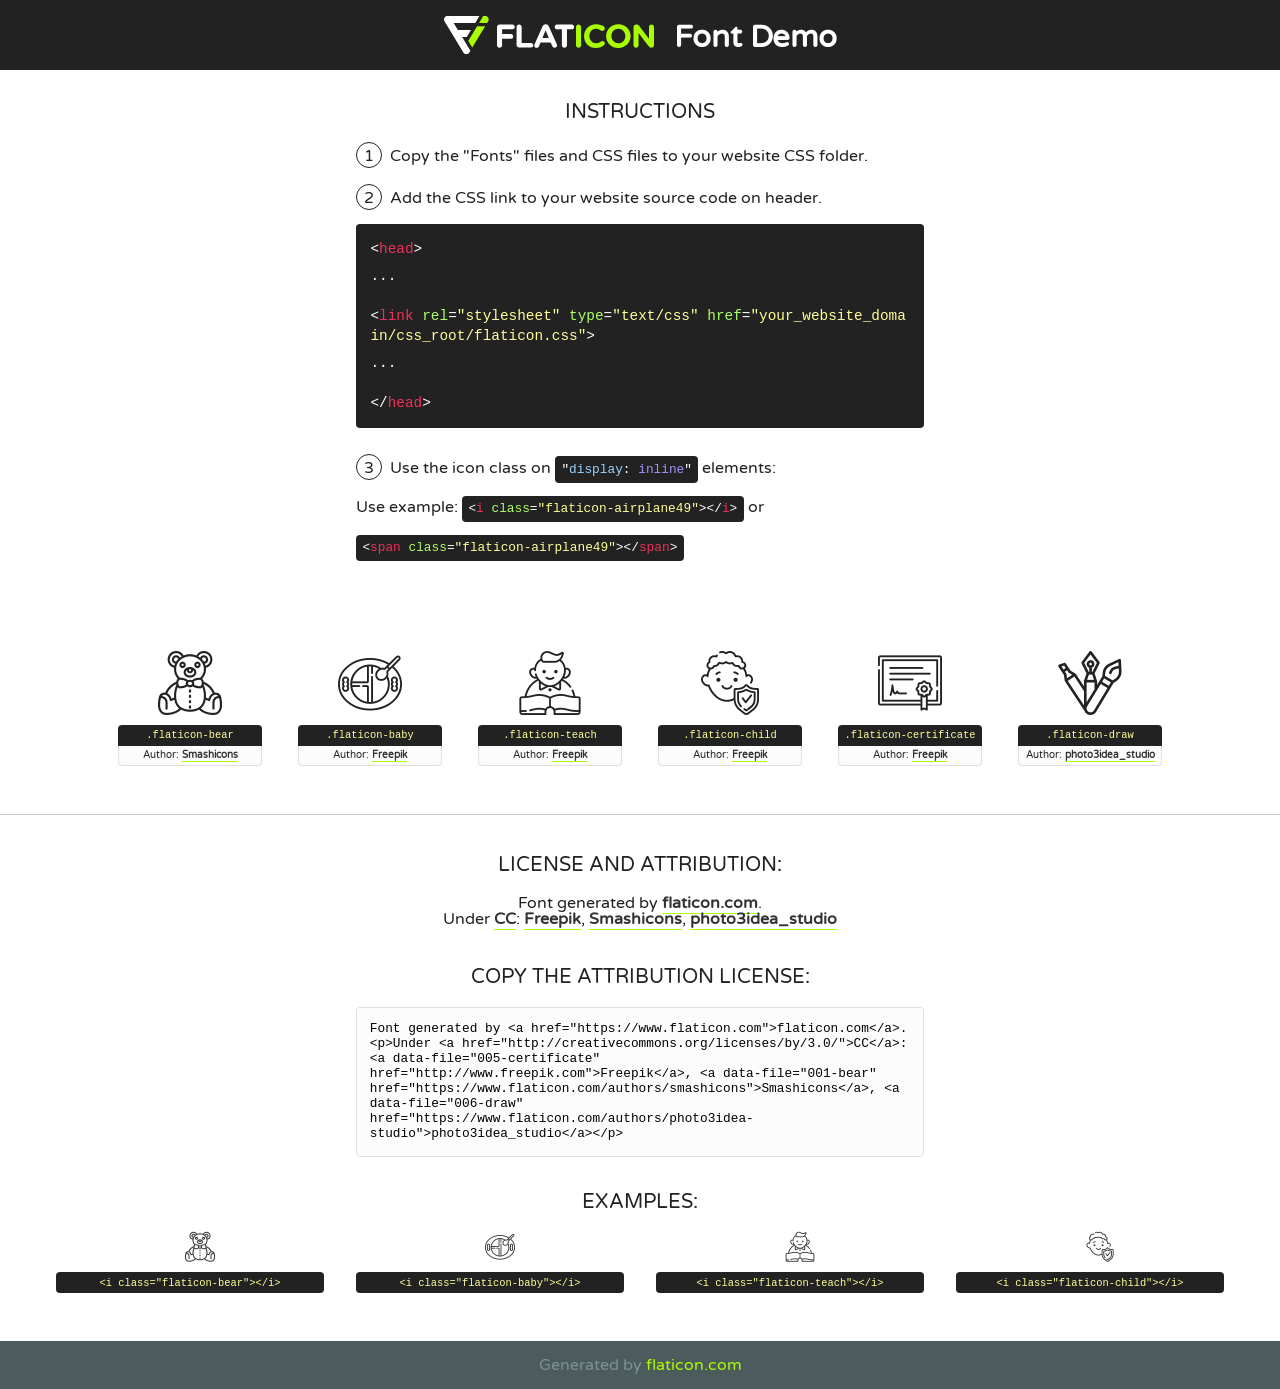
<file: fonts/flaticon/font/flaticon.html>
<!DOCTYPE html>
<!--
  Flaticon icon font: Flaticon
  Creation date: 22/06/2020 05:16
-->
<html>
<!DOCTYPE html>
<html>

<head>
    <title>Flaticon WebFont</title>
    <link href="http://fonts.googleapis.com/css?family=Varela+Round" rel="stylesheet" type="text/css" />
    <link rel="stylesheet" type="text/css" href="flaticon.css">
    <meta charset="UTF-8">
    <style>
    html, body, div, span, applet, object, iframe,
    h1, h2, h3, h4, h5, h6, p, blockquote, pre,
    a, abbr, acronym, address, big, cite, code,
    del, dfn, em, img, ins, kbd, q, s, samp,
    small, strike, strong, sub, sup, tt, var,
    b, u, i, center,
    dl, dt, dd, ol, ul, li,
    fieldset, form, label, legend,
    table, caption, tbody, tfoot, thead, tr, th, td,
    article, aside, canvas, details, embed, 
    figure, figcaption, footer, header, hgroup, 
    menu, nav, output, ruby, section, summary,
    time, mark, audio, video {
        margin: 0;
        padding: 0;
        border: 0;
        font-size: 100%;
        font: inherit;
        vertical-align: baseline;
    }
    /* HTML5 display-role reset for older browsers */
    article, aside, details, figcaption, figure, 
    footer, header, hgroup, menu, nav, section {
        display: block;
    }
    body {
        line-height: 1;
    }
    ol, ul {
        list-style: none;
    }
    blockquote, q {
        quotes: none;
    }
    blockquote:before, blockquote:after,
    q:before, q:after {
        content: '';
        content: none;
    }
    table {
        border-collapse: collapse;
        border-spacing: 0;
    }
    body {
        font-family: 'Varela Round', Helvetica, Arial, sans-serif;
        font-size: 16px;
        color: #222;
    }
    a {
        color: #333;
        border-bottom: 1px solid #a9fd00;
        font-weight: bold;
        text-decoration: none;
    }
    * {
        -moz-box-sizing: border-box;
        -webkit-box-sizing: border-box;
        box-sizing: border-box;
        margin: 0;
        padding: 0;
    }
    [class^="flaticon-"]:before, [class*=" flaticon-"]:before, [class^="flaticon-"]:after, [class*=" flaticon-"]:after {
        font-family: Flaticon;
        font-size: 30px;
        font-style: normal;
        margin-left: 20px;
        color: #333;
    }
    .wrapper {
        max-width: 600px;
        margin: auto;
        padding: 0 1em;
    }
    .title {
        font-size: 1.25em;
        text-align: center;
        margin-bottom: 1em;
        text-transform: uppercase;
    }
    header {
        text-align: center;
        background-color: #222;
        color: #fff;
        padding: 1em;
    }
    header .logo {
        width: 210px;
        height: 38px;
        display: inline-block;
        vertical-align: middle;
        margin-right: 1em;
        border: none;
    }
    header strong {
        font-size: 1.95em;
        font-weight: bold;
        vertical-align: middle;
        margin-top: 5px;
        display: inline-block;
    }
    .demo {
        margin: 2em auto;
        line-height: 1.25em;
    }
    .demo ul li {
        margin-bottom: 1em;
    }
    .demo ul li .num {
        color: #222;
        border-radius: 20px;
        display: inline-block;
        width: 26px;
        padding: 3px;
        height: 26px;
        text-align: center;
        margin-right: 0.5em;
        border: 1px solid #222;
    }
    .demo ul li code {
        background-color: #222;
        border-radius: 4px;
        padding: 0.25em 0.5em;
        display: inline-block;
        color: #fff;
        font-family: Consolas,Monaco,Lucida Console,Liberation Mono,DejaVu Sans Mono,Bitstream Vera Sans Mono,Courier New, monospace;
        font-weight: lighter;
        margin-top: 1em;
        font-size: 0.8em;
        word-break: break-all;
    }
    .demo ul li code.big {
        padding: 1em;
        font-size: 0.9em;
    }
    .demo ul li code .red {
        color: #EF3159;
    }
    .demo ul li code .green {
        color: #ACFF65;
    }
    .demo ul li code .yellow {
        color: #FFFF99;
    }
    .demo ul li code .blue {
        color: #99D3FF;
    }
    .demo ul li code .purple {
        color: #A295FF;
    }
    .demo ul li code .dots {
        margin-top: 0.5em;
        display: block;
    }
    #glyphs {
        border-bottom: 1px solid #ccc;
        padding: 2em 0;
        text-align: center;
    }
    .glyph {
        display: inline-block;
        width: 9em;
        margin: 1em;
        text-align: center;
        vertical-align: top;
        background: #FFF;
    }
    .glyph .glyph-icon {
        padding: 10px;
        display: block;
        font-family:"Flaticon";
        font-size: 64px;
        line-height: 1;
    }
    .glyph .glyph-icon:before {
        font-size: 64px;
        color: #222;
        margin-left: 0;
    }
    .class-name {
        font-size: 0.65em;
        background-color: #222;
        color: #fff;
        border-radius: 4px 4px 0 0;
        padding: 0.5em;
        color: #FFFF99;
        font-family: Consolas,Monaco,Lucida Console,Liberation Mono,DejaVu Sans Mono,Bitstream Vera Sans Mono,Courier New, monospace;
    }
    .author-name {
        font-size: 0.6em;
        background-color: #fcfcfd;
        border: 1px solid #DEDEE4;
        border-top: 0;
        border-radius: 0 0 4px 4px;
        padding: 0.5em;
    }
    .class-name:last-child {
        font-size: 10px;
        color:#888;
    }
    .class-name:last-child a {
        font-size: 10px;
        color:#555;
    }
    .class-name:last-child a:hover {
        color:#a9fd00;
    }
    .glyph > input {
        display: block;
        width: 100px;
        margin: 5px auto;
        text-align: center;
        font-size: 12px;
        cursor: text;
    }
    .glyph > input.icon-input {
        font-family:"Flaticon";
        font-size: 16px;
        margin-bottom: 10px;
    }
    .attribution .title {
        margin-top: 2em;
    }
    .attribution textarea {
        background-color: #fcfcfd;
        padding: 1em;
        border: none;
        box-shadow: none;
        border: 1px solid #DEDEE4;
        border-radius: 4px;
        resize: none;
        width: 100%;
        height: 150px;
        font-size: 0.8em;
        font-family: Consolas,Monaco,Lucida Console,Liberation Mono,DejaVu Sans Mono,Bitstream Vera Sans Mono,Courier New, monospace;
        -webkit-appearance: none;
    }
    .iconsuse {
        margin: 2em auto;
        text-align: center;
        max-width: 1200px;
    }
    .iconsuse:after {
        content: '';
        display: table;
        clear: both;
    }
    .iconsuse .image {
        float: left;
        width: 25%;
        padding: 0 1em;
    }
    .iconsuse .image p {
        margin-bottom: 1em;
    }
    .iconsuse .image span {
        display: block;
        font-size: 0.65em;
        background-color: #222;
        color: #fff;
        border-radius: 4px;
        padding: 0.5em;
        color: #FFFF99;
        margin-top: 1em;
        font-family: Consolas,Monaco,Lucida Console,Liberation Mono,DejaVu Sans Mono,Bitstream Vera Sans Mono,Courier New, monospace;
    }
    #footer {
        text-align: center;
        background-color: #4C5B5C;
        color: #7c9192;
        padding: 1em;
    }
    #footer a {
        border: none;
        color: #a9fd00;
        font-weight: normal;
    }
    @media (max-width: 960px) {
        .iconsuse .image {
            width: 50%;
        }
    }
    @media (max-width: 560px) {
        .iconsuse .image {
            width: 100%;
        }
    }
    </style>
</head>

<body class="characters-off">

    <header>
        <a href="https://www.flaticon.com" target="_blank" class="logo">
            <svg version="1.1" xmlns="http://www.w3.org/2000/svg" xmlns:xlink="http://www.w3.org/1999/xlink" xmlns:a="http://ns.adobe.com/AdobeSVGViewerExtensions/3.0/" viewBox="0 0 560.875 102.036" enable-background="new 0 0 560.875 102.036" xml:space="preserve">
                <defs>
                </defs>
                <g>
                    <g class="letters">
                        <path fill="#ffffff" d="M141.596,29.675c0-3.777,2.985-6.767,6.764-6.767h34.438c3.426,0,6.15,2.728,6.15,6.15
                        c0,3.43-2.724,6.149-6.15,6.149h-27.674v13.091h23.719c3.429,0,6.151,2.724,6.151,6.15c0,3.43-2.723,6.149-6.151,6.149h-23.719
                        v17.574c0,3.773-2.986,6.761-6.764,6.761c-3.779,0-6.764-2.989-6.764-6.761V29.675z"></path>
                        <path fill="#ffffff" d="M193.844,29.149c0-3.781,2.985-6.767,6.764-6.767c3.776,0,6.763,2.985,6.763,6.767v42.957h25.039
                        c3.426,0,6.149,2.726,6.149,6.153c0,3.425-2.723,6.15-6.149,6.15h-31.802c-3.779,0-6.764-2.986-6.764-6.768V29.149z"></path>
                        <path fill="#ffffff" d="M241.891,75.71l21.438-48.407c1.492-3.341,4.215-5.357,7.906-5.357h0.792
                        c3.686,0,6.323,2.017,7.815,5.357l21.439,48.407c0.436,0.967,0.701,1.845,0.701,2.723c0,3.602-2.809,6.501-6.414,6.501
                        c-3.161,0-5.269-1.845-6.499-4.655l-4.132-9.661h-27.059l-4.301,10.102c-1.144,2.631-3.426,4.214-6.237,4.214
                        c-3.517,0-6.24-2.81-6.24-6.325C241.1,77.64,241.451,76.677,241.891,75.71z M279.932,58.666l-8.521-20.297l-8.526,20.297H279.932
                        z"></path>
                        <path fill="#ffffff" d="M314.864,35.387H301.86c-3.429,0-6.239-2.813-6.239-6.238c0-3.429,2.811-6.24,6.239-6.24h39.533
                        c3.426,0,6.237,2.811,6.237,6.24c0,3.425-2.811,6.238-6.237,6.238h-13.001v42.785c0,3.773-2.99,6.761-6.764,6.761
                        c-3.779,0-6.764-2.989-6.764-6.761V35.387z"></path>
                        <path fill="#A9FD00" d="M352.615,29.149c0-3.781,2.985-6.767,6.767-6.767c3.774,0,6.761,2.985,6.761,6.767v49.024
                        c0,3.773-2.987,6.761-6.761,6.761c-3.781,0-6.767-2.989-6.767-6.761V29.149z"></path>
                        <path fill="#A9FD00" d="M374.132,53.836v-0.179c0-17.481,13.178-31.801,32.065-31.801c9.22,0,15.459,2.458,20.557,6.238
                        c1.402,1.054,2.637,2.985,2.637,5.357c0,3.692-2.985,6.59-6.681,6.59c-1.845,0-3.071-0.702-4.044-1.319
                        c-3.776-2.813-7.729-4.393-12.562-4.393c-10.364,0-17.831,8.611-17.831,19.154v0.173c0,10.542,7.291,19.329,17.831,19.329
                        c5.715,0,9.492-1.756,13.359-4.834c1.049-0.874,2.458-1.491,4.039-1.491c3.429,0,6.325,2.813,6.325,6.236
                        c0,2.106-1.056,3.78-2.282,4.834c-5.539,4.834-12.036,7.733-21.878,7.733C387.572,85.464,374.132,71.493,374.132,53.836z"></path>
                        <path fill="#A9FD00" d="M433.009,53.836v-0.179c0-17.481,13.79-31.801,32.766-31.801c18.981,0,32.592,14.143,32.592,31.628v0.173
                        c0,17.483-13.785,31.807-32.769,31.807C446.625,85.464,433.009,71.32,433.009,53.836z M484.224,53.836v-0.179
                        c0-10.539-7.725-19.326-18.626-19.326c-10.893,0-18.449,8.611-18.449,19.154v0.173c0,10.542,7.73,19.329,18.626,19.329
                        C476.676,72.986,484.224,64.378,484.224,53.836z"></path>
                        <path fill="#A9FD00" d="M506.233,29.321c0-3.774,2.99-6.763,6.767-6.763h1.401c3.252,0,5.183,1.583,7.029,3.953l26.093,34.265
                        V29.059c0-3.692,2.99-6.677,6.681-6.677c3.683,0,6.671,2.985,6.671,6.677v48.934c0,3.78-2.987,6.765-6.764,6.765h-0.436
                        c-3.257,0-5.188-1.581-7.034-3.953l-27.056-35.492v32.944c0,3.687-2.985,6.676-6.678,6.676c-3.683,0-6.673-2.989-6.673-6.676
                        V29.321z"></path>
                    </g>
                    <g class="insignia">
                        <path fill="#ffffff" d="M48.372,56.137h12.517l11.156-18.537H37.186L25.688,18.539h57.825L94.668,0H9.271
                        C5.925,0,2.842,1.801,1.198,4.716c-1.644,2.907-1.593,6.482,0.134,9.343l50.38,83.501c1.678,2.781,4.689,4.476,7.938,4.476
                        c3.246,0,6.257-1.695,7.935-4.476l2.898-4.804L48.372,56.137z"></path>
                        <g class="i">
                            <path fill="#A9FD00" d="M93.575,18.539h0.031v0.004l21.652,0.004l2.705-4.488c1.727-2.861,1.778-6.436,0.133-9.343
                            C116.454,1.801,113.371,0,110.026,0h-5.294L93.575,18.539z"></path>
                            <polygon fill="#A9FD00" points="88.291,27.356 64.725,66.486 75.519,84.404 109.942,27.356"></polygon>
                        </g>
                    </g>
                </g>
            </svg>
        </a>
        <strong>Font Demo</strong>
    </header>


    <section class="demo wrapper">

        <p class="title">Instructions</p>

        <ul>
            <li>
                <span class="num">1</span>Copy the "Fonts" files and CSS files to your website CSS folder.
            </li>
            <li>
                <span class="num">2</span>Add the CSS link to your website source code on header.
                <code class="big">
                    &lt;<span class="red">head</span>&gt;
                    <br/><span class="dots">...</span>
                    <br/>&lt;<span class="red">link</span> <span class="green">rel</span>=<span class="yellow">"stylesheet"</span> <span class="green">type</span>=<span class="yellow">"text/css"</span> <span class="green">href</span>=<span class="yellow">"your_website_domain/css_root/flaticon.css"</span>&gt;
                    <br/><span class="dots">...</span>
                    <br/>&lt;/<span class="red">head</span>&gt;
                </code>
            </li>

            <li>
                <p>
                    <span class="num">3</span>Use the icon class on <code>"<span class="blue">display</span>:<span class="purple"> inline</span>"</code> elements:
                    <br />
                    Use example: <code>&lt;<span class="red">i</span> <span class="green">class</span>=<span class="yellow">&quot;flaticon-airplane49&quot;</span>&gt;&lt;/<span class="red">i</span>&gt;</code> or <code>&lt;<span class="red">span</span> <span class="green">class</span>=<span class="yellow">&quot;flaticon-airplane49&quot;</span>&gt;&lt;/<span class="red">span</span>&gt;</code>
            </li>
        </ul>

    </section>




   <section id="glyphs">          
    
      
        <div class="glyph"><div class="glyph-icon flaticon-bear"></div>
            <div class="class-name">.flaticon-bear</div>
            <div class="author-name">Author: <a data-file="001-bear" href="https://www.flaticon.com/authors/smashicons">Smashicons</a> </div> 
        </div>        
        
        <div class="glyph"><div class="glyph-icon flaticon-baby"></div>
            <div class="class-name">.flaticon-baby</div>
            <div class="author-name">Author: <a data-file="002-baby" href="http://www.freepik.com">Freepik</a> </div> 
        </div>        
        
        <div class="glyph"><div class="glyph-icon flaticon-teach"></div>
            <div class="class-name">.flaticon-teach</div>
            <div class="author-name">Author: <a data-file="003-teach" href="http://www.freepik.com">Freepik</a> </div> 
        </div>        
        
        <div class="glyph"><div class="glyph-icon flaticon-child"></div>
            <div class="class-name">.flaticon-child</div>
            <div class="author-name">Author: <a data-file="004-child" href="http://www.freepik.com">Freepik</a> </div> 
        </div>        
        
        <div class="glyph"><div class="glyph-icon flaticon-certificate"></div>
            <div class="class-name">.flaticon-certificate</div>
            <div class="author-name">Author: <a data-file="005-certificate" href="http://www.freepik.com">Freepik</a> </div> 
        </div>        
        
        <div class="glyph"><div class="glyph-icon flaticon-draw"></div>
            <div class="class-name">.flaticon-draw</div>
            <div class="author-name">Author: <a data-file="006-draw" href="https://www.flaticon.com/authors/photo3idea-studio">photo3idea_studio</a> </div> 
        </div>        
        

    </section>



    <section class="attribution wrapper"   style="text-align:center;">

      <div class="title">License and attribution:</div><div class="attrDiv">Font generated by <a href="https://www.flaticon.com">flaticon.com</a>. <div><p>Under <a href="http://creativecommons.org/licenses/by/3.0/">CC</a>: <a data-file="005-certificate" href="http://www.freepik.com">Freepik</a>, <a data-file="001-bear" href="https://www.flaticon.com/authors/smashicons">Smashicons</a>, <a data-file="006-draw" href="https://www.flaticon.com/authors/photo3idea-studio">photo3idea_studio</a></p>  </div>
      </div>
      <div class="title">Copy the Attribution License:</div>

    <textarea onclick="this.focus();this.select();">Font generated by &lt;a href=&quot;https://www.flaticon.com&quot;&gt;flaticon.com&lt;/a&gt;. <p>Under <a href="http://creativecommons.org/licenses/by/3.0/">CC</a>: <a data-file="005-certificate" href="http://www.freepik.com">Freepik</a>, <a data-file="001-bear" href="https://www.flaticon.com/authors/smashicons">Smashicons</a>, <a data-file="006-draw" href="https://www.flaticon.com/authors/photo3idea-studio">photo3idea_studio</a></p>  
     </textarea>

    </section>

    <section class="iconsuse">

          <div class="title">Examples:</div>            
             
            <div class="image">
                <p>
                    <i class="glyph-icon flaticon-bear"></i> 
                    <span>&lt;i class=&quot;flaticon-bear&quot;&gt;&lt;/i&gt;</span>
                </p>
            </div>
            
            <div class="image">
                <p>
                    <i class="glyph-icon flaticon-baby"></i> 
                    <span>&lt;i class=&quot;flaticon-baby&quot;&gt;&lt;/i&gt;</span>
                </p>
            </div>
            
            <div class="image">
                <p>
                    <i class="glyph-icon flaticon-teach"></i> 
                    <span>&lt;i class=&quot;flaticon-teach&quot;&gt;&lt;/i&gt;</span>
                </p>
            </div>
            
            <div class="image">
                <p>
                    <i class="glyph-icon flaticon-child"></i> 
                    <span>&lt;i class=&quot;flaticon-child&quot;&gt;&lt;/i&gt;</span>
                </p>
            </div>
                       
        </div>
                            
    </section>

<div id="footer">
    <div>Generated by <a href="https://www.flaticon.com">flaticon.com</a>
    </div>
</div>



</body>
</html>
</file>
<file: fonts/icomoon/style.css>
@font-face {
  font-family: 'icomoon';
  src:  url('fonts/icomoon.eot?10si43');
  src:  url('fonts/icomoon.eot?10si43#iefix') format('embedded-opentype'),
    url('fonts/icomoon.ttf?10si43') format('truetype'),
    url('fonts/icomoon.woff?10si43') format('woff'),
    url('fonts/icomoon.svg?10si43#icomoon') format('svg');
  font-weight: normal;
  font-style: normal;
}

[class^="icon-"], [class*=" icon-"] {
  /* use !important to prevent issues with browser extensions that change fonts */
  font-family: 'icomoon' !important;
  speak: none;
  font-style: normal;
  font-weight: normal;
  font-variant: normal;
  text-transform: none;
  line-height: 1;

  /* Better Font Rendering =========== */
  -webkit-font-smoothing: antialiased;
  -moz-osx-font-smoothing: grayscale;
}

.icon-asterisk:before {
  content: "\f069";
}
.icon-plus:before {
  content: "\f067";
}
.icon-question:before {
  content: "\f128";
}
.icon-minus:before {
  content: "\f068";
}
.icon-glass:before {
  content: "\f000";
}
.icon-music:before {
  content: "\f001";
}
.icon-search:before {
  content: "\f002";
}
.icon-envelope-o:before {
  content: "\f003";
}
.icon-heart:before {
  content: "\f004";
}
.icon-star:before {
  content: "\f005";
}
.icon-star-o:before {
  content: "\f006";
}
.icon-user:before {
  content: "\f007";
}
.icon-film:before {
  content: "\f008";
}
.icon-th-large:before {
  content: "\f009";
}
.icon-th:before {
  content: "\f00a";
}
.icon-th-list:before {
  content: "\f00b";
}
.icon-check:before {
  content: "\f00c";
}
.icon-close:before {
  content: "\f00d";
}
.icon-remove:before {
  content: "\f00d";
}
.icon-times:before {
  content: "\f00d";
}
.icon-search-plus:before {
  content: "\f00e";
}
.icon-search-minus:before {
  content: "\f010";
}
.icon-power-off:before {
  content: "\f011";
}
.icon-signal:before {
  content: "\f012";
}
.icon-cog:before {
  content: "\f013";
}
.icon-gear:before {
  content: "\f013";
}
.icon-trash-o:before {
  content: "\f014";
}
.icon-home:before {
  content: "\f015";
}
.icon-file-o:before {
  content: "\f016";
}
.icon-clock-o:before {
  content: "\f017";
}
.icon-road:before {
  content: "\f018";
}
.icon-download:before {
  content: "\f019";
}
.icon-arrow-circle-o-down:before {
  content: "\f01a";
}
.icon-arrow-circle-o-up:before {
  content: "\f01b";
}
.icon-inbox:before {
  content: "\f01c";
}
.icon-play-circle-o:before {
  content: "\f01d";
}
.icon-repeat:before {
  content: "\f01e";
}
.icon-rotate-right:before {
  content: "\f01e";
}
.icon-refresh:before {
  content: "\f021";
}
.icon-list-alt:before {
  content: "\f022";
}
.icon-lock:before {
  content: "\f023";
}
.icon-flag:before {
  content: "\f024";
}
.icon-headphones:before {
  content: "\f025";
}
.icon-volume-off:before {
  content: "\f026";
}
.icon-volume-down:before {
  content: "\f027";
}
.icon-volume-up:before {
  content: "\f028";
}
.icon-qrcode:before {
  content: "\f029";
}
.icon-barcode:before {
  content: "\f02a";
}
.icon-tag:before {
  content: "\f02b";
}
.icon-tags:before {
  content: "\f02c";
}
.icon-book:before {
  content: "\f02d";
}
.icon-bookmark:before {
  content: "\f02e";
}
.icon-print:before {
  content: "\f02f";
}
.icon-camera:before {
  content: "\f030";
}
.icon-font:before {
  content: "\f031";
}
.icon-bold:before {
  content: "\f032";
}
.icon-italic:before {
  content: "\f033";
}
.icon-text-height:before {
  content: "\f034";
}
.icon-text-width:before {
  content: "\f035";
}
.icon-align-left:before {
  content: "\f036";
}
.icon-align-center:before {
  content: "\f037";
}
.icon-align-right:before {
  content: "\f038";
}
.icon-align-justify:before {
  content: "\f039";
}
.icon-list:before {
  content: "\f03a";
}
.icon-dedent:before {
  content: "\f03b";
}
.icon-outdent:before {
  content: "\f03b";
}
.icon-indent:before {
  content: "\f03c";
}
.icon-video-camera:before {
  content: "\f03d";
}
.icon-image:before {
  content: "\f03e";
}
.icon-photo:before {
  content: "\f03e";
}
.icon-picture-o:before {
  content: "\f03e";
}
.icon-pencil:before {
  content: "\f040";
}
.icon-map-marker:before {
  content: "\f041";
}
.icon-adjust:before {
  content: "\f042";
}
.icon-tint:before {
  content: "\f043";
}
.icon-edit:before {
  content: "\f044";
}
.icon-pencil-square-o:before {
  content: "\f044";
}
.icon-share-square-o:before {
  content: "\f045";
}
.icon-check-square-o:before {
  content: "\f046";
}
.icon-arrows:before {
  content: "\f047";
}
.icon-step-backward:before {
  content: "\f048";
}
.icon-fast-backward:before {
  content: "\f049";
}
.icon-backward:before {
  content: "\f04a";
}
.icon-play:before {
  content: "\f04b";
}
.icon-pause:before {
  content: "\f04c";
}
.icon-stop:before {
  content: "\f04d";
}
.icon-forward:before {
  content: "\f04e";
}
.icon-fast-forward:before {
  content: "\f050";
}
.icon-step-forward:before {
  content: "\f051";
}
.icon-eject:before {
  content: "\f052";
}
.icon-chevron-left:before {
  content: "\f053";
}
.icon-chevron-right:before {
  content: "\f054";
}
.icon-plus-circle:before {
  content: "\f055";
}
.icon-minus-circle:before {
  content: "\f056";
}
.icon-times-circle:before {
  content: "\f057";
}
.icon-check-circle:before {
  content: "\f058";
}
.icon-question-circle:before {
  content: "\f059";
}
.icon-info-circle:before {
  content: "\f05a";
}
.icon-crosshairs:before {
  content: "\f05b";
}
.icon-times-circle-o:before {
  content: "\f05c";
}
.icon-check-circle-o:before {
  content: "\f05d";
}
.icon-ban:before {
  content: "\f05e";
}
.icon-arrow-left:before {
  content: "\f060";
}
.icon-arrow-right:before {
  content: "\f061";
}
.icon-arrow-up:before {
  content: "\f062";
}
.icon-arrow-down:before {
  content: "\f063";
}
.icon-mail-forward:before {
  content: "\f064";
}
.icon-share:before {
  content: "\f064";
}
.icon-expand:before {
  content: "\f065";
}
.icon-compress:before {
  content: "\f066";
}
.icon-exclamation-circle:before {
  content: "\f06a";
}
.icon-gift:before {
  content: "\f06b";
}
.icon-leaf:before {
  content: "\f06c";
}
.icon-fire:before {
  content: "\f06d";
}
.icon-eye:before {
  content: "\f06e";
}
.icon-eye-slash:before {
  content: "\f070";
}
.icon-exclamation-triangle:before {
  content: "\f071";
}
.icon-warning:before {
  content: "\f071";
}
.icon-plane:before {
  content: "\f072";
}
.icon-calendar:before {
  content: "\f073";
}
.icon-random:before {
  content: "\f074";
}
.icon-comment:before {
  content: "\f075";
}
.icon-magnet:before {
  content: "\f076";
}
.icon-chevron-up:before {
  content: "\f077";
}
.icon-chevron-down:before {
  content: "\f078";
}
.icon-retweet:before {
  content: "\f079";
}
.icon-shopping-cart:before {
  content: "\f07a";
}
.icon-folder:before {
  content: "\f07b";
}
.icon-folder-open:before {
  content: "\f07c";
}
.icon-arrows-v:before {
  content: "\f07d";
}
.icon-arrows-h:before {
  content: "\f07e";
}
.icon-bar-chart:before {
  content: "\f080";
}
.icon-bar-chart-o:before {
  content: "\f080";
}
.icon-twitter-square:before {
  content: "\f081";
}
.icon-facebook-square:before {
  content: "\f082";
}
.icon-camera-retro:before {
  content: "\f083";
}
.icon-key:before {
  content: "\f084";
}
.icon-cogs:before {
  content: "\f085";
}
.icon-gears:before {
  content: "\f085";
}
.icon-comments:before {
  content: "\f086";
}
.icon-thumbs-o-up:before {
  content: "\f087";
}
.icon-thumbs-o-down:before {
  content: "\f088";
}
.icon-star-half:before {
  content: "\f089";
}
.icon-heart-o:before {
  content: "\f08a";
}
.icon-sign-out:before {
  content: "\f08b";
}
.icon-linkedin-square:before {
  content: "\f08c";
}
.icon-thumb-tack:before {
  content: "\f08d";
}
.icon-external-link:before {
  content: "\f08e";
}
.icon-sign-in:before {
  content: "\f090";
}
.icon-trophy:before {
  content: "\f091";
}
.icon-github-square:before {
  content: "\f092";
}
.icon-upload:before {
  content: "\f093";
}
.icon-lemon-o:before {
  content: "\f094";
}
.icon-phone:before {
  content: "\f095";
}
.icon-square-o:before {
  content: "\f096";
}
.icon-bookmark-o:before {
  content: "\f097";
}
.icon-phone-square:before {
  content: "\f098";
}
.icon-twitter:before {
  content: "\f099";
}
.icon-facebook:before {
  content: "\f09a";
}
.icon-facebook-f:before {
  content: "\f09a";
}
.icon-github:before {
  content: "\f09b";
}
.icon-unlock:before {
  content: "\f09c";
}
.icon-credit-card:before {
  content: "\f09d";
}
.icon-feed:before {
  content: "\f09e";
}
.icon-rss:before {
  content: "\f09e";
}
.icon-hdd-o:before {
  content: "\f0a0";
}
.icon-bullhorn:before {
  content: "\f0a1";
}
.icon-bell-o:before {
  content: "\f0a2";
}
.icon-certificate:before {
  content: "\f0a3";
}
.icon-hand-o-right:before {
  content: "\f0a4";
}
.icon-hand-o-left:before {
  content: "\f0a5";
}
.icon-hand-o-up:before {
  content: "\f0a6";
}
.icon-hand-o-down:before {
  content: "\f0a7";
}
.icon-arrow-circle-left:before {
  content: "\f0a8";
}
.icon-arrow-circle-right:before {
  content: "\f0a9";
}
.icon-arrow-circle-up:before {
  content: "\f0aa";
}
.icon-arrow-circle-down:before {
  content: "\f0ab";
}
.icon-globe:before {
  content: "\f0ac";
}
.icon-wrench:before {
  content: "\f0ad";
}
.icon-tasks:before {
  content: "\f0ae";
}
.icon-filter:before {
  content: "\f0b0";
}
.icon-briefcase:before {
  content: "\f0b1";
}
.icon-arrows-alt:before {
  content: "\f0b2";
}
.icon-group:before {
  content: "\f0c0";
}
.icon-users:before {
  content: "\f0c0";
}
.icon-chain:before {
  content: "\f0c1";
}
.icon-link:before {
  content: "\f0c1";
}
.icon-cloud:before {
  content: "\f0c2";
}
.icon-flask:before {
  content: "\f0c3";
}
.icon-cut:before {
  content: "\f0c4";
}
.icon-scissors:before {
  content: "\f0c4";
}
.icon-copy:before {
  content: "\f0c5";
}
.icon-files-o:before {
  content: "\f0c5";
}
.icon-paperclip:before {
  content: "\f0c6";
}
.icon-floppy-o:before {
  content: "\f0c7";
}
.icon-save:before {
  content: "\f0c7";
}
.icon-square:before {
  content: "\f0c8";
}
.icon-bars:before {
  content: "\f0c9";
}
.icon-navicon:before {
  content: "\f0c9";
}
.icon-reorder:before {
  content: "\f0c9";
}
.icon-list-ul:before {
  content: "\f0ca";
}
.icon-list-ol:before {
  content: "\f0cb";
}
.icon-strikethrough:before {
  content: "\f0cc";
}
.icon-underline:before {
  content: "\f0cd";
}
.icon-table:before {
  content: "\f0ce";
}
.icon-magic:before {
  content: "\f0d0";
}
.icon-truck:before {
  content: "\f0d1";
}
.icon-pinterest:before {
  content: "\f0d2";
}
.icon-pinterest-square:before {
  content: "\f0d3";
}
.icon-google-plus-square:before {
  content: "\f0d4";
}
.icon-google-plus:before {
  content: "\f0d5";
}
.icon-money:before {
  content: "\f0d6";
}
.icon-caret-down:before {
  content: "\f0d7";
}
.icon-caret-up:before {
  content: "\f0d8";
}
.icon-caret-left:before {
  content: "\f0d9";
}
.icon-caret-right:before {
  content: "\f0da";
}
.icon-columns:before {
  content: "\f0db";
}
.icon-sort:before {
  content: "\f0dc";
}
.icon-unsorted:before {
  content: "\f0dc";
}
.icon-sort-desc:before {
  content: "\f0dd";
}
.icon-sort-down:before {
  content: "\f0dd";
}
.icon-sort-asc:before {
  content: "\f0de";
}
.icon-sort-up:before {
  content: "\f0de";
}
.icon-envelope:before {
  content: "\f0e0";
}
.icon-linkedin:before {
  content: "\f0e1";
}
.icon-rotate-left:before {
  content: "\f0e2";
}
.icon-undo:before {
  content: "\f0e2";
}
.icon-gavel:before {
  content: "\f0e3";
}
.icon-legal:before {
  content: "\f0e3";
}
.icon-dashboard:before {
  content: "\f0e4";
}
.icon-tachometer:before {
  content: "\f0e4";
}
.icon-comment-o:before {
  content: "\f0e5";
}
.icon-comments-o:before {
  content: "\f0e6";
}
.icon-bolt:before {
  content: "\f0e7";
}
.icon-flash:before {
  content: "\f0e7";
}
.icon-sitemap:before {
  content: "\f0e8";
}
.icon-umbrella:before {
  content: "\f0e9";
}
.icon-clipboard:before {
  content: "\f0ea";
}
.icon-paste:before {
  content: "\f0ea";
}
.icon-lightbulb-o:before {
  content: "\f0eb";
}
.icon-exchange:before {
  content: "\f0ec";
}
.icon-cloud-download:before {
  content: "\f0ed";
}
.icon-cloud-upload:before {
  content: "\f0ee";
}
.icon-user-md:before {
  content: "\f0f0";
}
.icon-stethoscope:before {
  content: "\f0f1";
}
.icon-suitcase:before {
  content: "\f0f2";
}
.icon-bell:before {
  content: "\f0f3";
}
.icon-coffee:before {
  content: "\f0f4";
}
.icon-cutlery:before {
  content: "\f0f5";
}
.icon-file-text-o:before {
  content: "\f0f6";
}
.icon-building-o:before {
  content: "\f0f7";
}
.icon-hospital-o:before {
  content: "\f0f8";
}
.icon-ambulance:before {
  content: "\f0f9";
}
.icon-medkit:before {
  content: "\f0fa";
}
.icon-fighter-jet:before {
  content: "\f0fb";
}
.icon-beer:before {
  content: "\f0fc";
}
.icon-h-square:before {
  content: "\f0fd";
}
.icon-plus-square:before {
  content: "\f0fe";
}
.icon-angle-double-left:before {
  content: "\f100";
}
.icon-angle-double-right:before {
  content: "\f101";
}
.icon-angle-double-up:before {
  content: "\f102";
}
.icon-angle-double-down:before {
  content: "\f103";
}
.icon-angle-left:before {
  content: "\f104";
}
.icon-angle-right:before {
  content: "\f105";
}
.icon-angle-up:before {
  content: "\f106";
}
.icon-angle-down:before {
  content: "\f107";
}
.icon-desktop:before {
  content: "\f108";
}
.icon-laptop:before {
  content: "\f109";
}
.icon-tablet:before {
  content: "\f10a";
}
.icon-mobile:before {
  content: "\f10b";
}
.icon-mobile-phone:before {
  content: "\f10b";
}
.icon-circle-o:before {
  content: "\f10c";
}
.icon-quote-left:before {
  content: "\f10d";
}
.icon-quote-right:before {
  content: "\f10e";
}
.icon-spinner:before {
  content: "\f110";
}
.icon-circle:before {
  content: "\f111";
}
.icon-mail-reply:before {
  content: "\f112";
}
.icon-reply:before {
  content: "\f112";
}
.icon-github-alt:before {
  content: "\f113";
}
.icon-folder-o:before {
  content: "\f114";
}
.icon-folder-open-o:before {
  content: "\f115";
}
.icon-smile-o:before {
  content: "\f118";
}
.icon-frown-o:before {
  content: "\f119";
}
.icon-meh-o:before {
  content: "\f11a";
}
.icon-gamepad:before {
  content: "\f11b";
}
.icon-keyboard-o:before {
  content: "\f11c";
}
.icon-flag-o:before {
  content: "\f11d";
}
.icon-flag-checkered:before {
  content: "\f11e";
}
.icon-terminal:before {
  content: "\f120";
}
.icon-code:before {
  content: "\f121";
}
.icon-mail-reply-all:before {
  content: "\f122";
}
.icon-reply-all:before {
  content: "\f122";
}
.icon-star-half-empty:before {
  content: "\f123";
}
.icon-star-half-full:before {
  content: "\f123";
}
.icon-star-half-o:before {
  content: "\f123";
}
.icon-location-arrow:before {
  content: "\f124";
}
.icon-crop:before {
  content: "\f125";
}
.icon-code-fork:before {
  content: "\f126";
}
.icon-chain-broken:before {
  content: "\f127";
}
.icon-unlink:before {
  content: "\f127";
}
.icon-info:before {
  content: "\f129";
}
.icon-exclamation:before {
  content: "\f12a";
}
.icon-superscript:before {
  content: "\f12b";
}
.icon-subscript:before {
  content: "\f12c";
}
.icon-eraser:before {
  content: "\f12d";
}
.icon-puzzle-piece:before {
  content: "\f12e";
}
.icon-microphone:before {
  content: "\f130";
}
.icon-microphone-slash:before {
  content: "\f131";
}
.icon-shield:before {
  content: "\f132";
}
.icon-calendar-o:before {
  content: "\f133";
}
.icon-fire-extinguisher:before {
  content: "\f134";
}
.icon-rocket:before {
  content: "\f135";
}
.icon-maxcdn:before {
  content: "\f136";
}
.icon-chevron-circle-left:before {
  content: "\f137";
}
.icon-chevron-circle-right:before {
  content: "\f138";
}
.icon-chevron-circle-up:before {
  content: "\f139";
}
.icon-chevron-circle-down:before {
  content: "\f13a";
}
.icon-html5:before {
  content: "\f13b";
}
.icon-css3:before {
  content: "\f13c";
}
.icon-anchor:before {
  content: "\f13d";
}
.icon-unlock-alt:before {
  content: "\f13e";
}
.icon-bullseye:before {
  content: "\f140";
}
.icon-ellipsis-h:before {
  content: "\f141";
}
.icon-ellipsis-v:before {
  content: "\f142";
}
.icon-rss-square:before {
  content: "\f143";
}
.icon-play-circle:before {
  content: "\f144";
}
.icon-ticket:before {
  content: "\f145";
}
.icon-minus-square:before {
  content: "\f146";
}
.icon-minus-square-o:before {
  content: "\f147";
}
.icon-level-up:before {
  content: "\f148";
}
.icon-level-down:before {
  content: "\f149";
}
.icon-check-square:before {
  content: "\f14a";
}
.icon-pencil-square:before {
  content: "\f14b";
}
.icon-external-link-square:before {
  content: "\f14c";
}
.icon-share-square:before {
  content: "\f14d";
}
.icon-compass:before {
  content: "\f14e";
}
.icon-caret-square-o-down:before {
  content: "\f150";
}
.icon-toggle-down:before {
  content: "\f150";
}
.icon-caret-square-o-up:before {
  content: "\f151";
}
.icon-toggle-up:before {
  content: "\f151";
}
.icon-caret-square-o-right:before {
  content: "\f152";
}
.icon-toggle-right:before {
  content: "\f152";
}
.icon-eur:before {
  content: "\f153";
}
.icon-euro:before {
  content: "\f153";
}
.icon-gbp:before {
  content: "\f154";
}
.icon-dollar:before {
  content: "\f155";
}
.icon-usd:before {
  content: "\f155";
}
.icon-inr:before {
  content: "\f156";
}
.icon-rupee:before {
  content: "\f156";
}
.icon-cny:before {
  content: "\f157";
}
.icon-jpy:before {
  content: "\f157";
}
.icon-rmb:before {
  content: "\f157";
}
.icon-yen:before {
  content: "\f157";
}
.icon-rouble:before {
  content: "\f158";
}
.icon-rub:before {
  content: "\f158";
}
.icon-ruble:before {
  content: "\f158";
}
.icon-krw:before {
  content: "\f159";
}
.icon-won:before {
  content: "\f159";
}
.icon-bitcoin:before {
  content: "\f15a";
}
.icon-btc:before {
  content: "\f15a";
}
.icon-file:before {
  content: "\f15b";
}
.icon-file-text:before {
  content: "\f15c";
}
.icon-sort-alpha-asc:before {
  content: "\f15d";
}
.icon-sort-alpha-desc:before {
  content: "\f15e";
}
.icon-sort-amount-asc:before {
  content: "\f160";
}
.icon-sort-amount-desc:before {
  content: "\f161";
}
.icon-sort-numeric-asc:before {
  content: "\f162";
}
.icon-sort-numeric-desc:before {
  content: "\f163";
}
.icon-thumbs-up:before {
  content: "\f164";
}
.icon-thumbs-down:before {
  content: "\f165";
}
.icon-youtube-square:before {
  content: "\f166";
}
.icon-youtube:before {
  content: "\f167";
}
.icon-xing:before {
  content: "\f168";
}
.icon-xing-square:before {
  content: "\f169";
}
.icon-youtube-play:before {
  content: "\f16a";
}
.icon-dropbox:before {
  content: "\f16b";
}
.icon-stack-overflow:before {
  content: "\f16c";
}
.icon-instagram:before {
  content: "\f16d";
}
.icon-flickr:before {
  content: "\f16e";
}
.icon-adn:before {
  content: "\f170";
}
.icon-bitbucket:before {
  content: "\f171";
}
.icon-bitbucket-square:before {
  content: "\f172";
}
.icon-tumblr:before {
  content: "\f173";
}
.icon-tumblr-square:before {
  content: "\f174";
}
.icon-long-arrow-down:before {
  content: "\f175";
}
.icon-long-arrow-up:before {
  content: "\f176";
}
.icon-long-arrow-left:before {
  content: "\f177";
}
.icon-long-arrow-right:before {
  content: "\f178";
}
.icon-apple:before {
  content: "\f179";
}
.icon-windows:before {
  content: "\f17a";
}
.icon-android:before {
  content: "\f17b";
}
.icon-linux:before {
  content: "\f17c";
}
.icon-dribbble:before {
  content: "\f17d";
}
.icon-skype:before {
  content: "\f17e";
}
.icon-foursquare:before {
  content: "\f180";
}
.icon-trello:before {
  content: "\f181";
}
.icon-female:before {
  content: "\f182";
}
.icon-male:before {
  content: "\f183";
}
.icon-gittip:before {
  content: "\f184";
}
.icon-gratipay:before {
  content: "\f184";
}
.icon-sun-o:before {
  content: "\f185";
}
.icon-moon-o:before {
  content: "\f186";
}
.icon-archive:before {
  content: "\f187";
}
.icon-bug:before {
  content: "\f188";
}
.icon-vk:before {
  content: "\f189";
}
.icon-weibo:before {
  content: "\f18a";
}
.icon-renren:before {
  content: "\f18b";
}
.icon-pagelines:before {
  content: "\f18c";
}
.icon-stack-exchange:before {
  content: "\f18d";
}
.icon-arrow-circle-o-right:before {
  content: "\f18e";
}
.icon-arrow-circle-o-left:before {
  content: "\f190";
}
.icon-caret-square-o-left:before {
  content: "\f191";
}
.icon-toggle-left:before {
  content: "\f191";
}
.icon-dot-circle-o:before {
  content: "\f192";
}
.icon-wheelchair:before {
  content: "\f193";
}
.icon-vimeo-square:before {
  content: "\f194";
}
.icon-try:before {
  content: "\f195";
}
.icon-turkish-lira:before {
  content: "\f195";
}
.icon-plus-square-o:before {
  content: "\f196";
}
.icon-space-shuttle:before {
  content: "\f197";
}
.icon-slack:before {
  content: "\f198";
}
.icon-envelope-square:before {
  content: "\f199";
}
.icon-wordpress:before {
  content: "\f19a";
}
.icon-openid:before {
  content: "\f19b";
}
.icon-bank:before {
  content: "\f19c";
}
.icon-institution:before {
  content: "\f19c";
}
.icon-university:before {
  content: "\f19c";
}
.icon-graduation-cap:before {
  content: "\f19d";
}
.icon-mortar-board:before {
  content: "\f19d";
}
.icon-yahoo:before {
  content: "\f19e";
}
.icon-google:before {
  content: "\f1a0";
}
.icon-reddit:before {
  content: "\f1a1";
}
.icon-reddit-square:before {
  content: "\f1a2";
}
.icon-stumbleupon-circle:before {
  content: "\f1a3";
}
.icon-stumbleupon:before {
  content: "\f1a4";
}
.icon-delicious:before {
  content: "\f1a5";
}
.icon-digg:before {
  content: "\f1a6";
}
.icon-pied-piper-pp:before {
  content: "\f1a7";
}
.icon-pied-piper-alt:before {
  content: "\f1a8";
}
.icon-drupal:before {
  content: "\f1a9";
}
.icon-joomla:before {
  content: "\f1aa";
}
.icon-language:before {
  content: "\f1ab";
}
.icon-fax:before {
  content: "\f1ac";
}
.icon-building:before {
  content: "\f1ad";
}
.icon-child:before {
  content: "\f1ae";
}
.icon-paw:before {
  content: "\f1b0";
}
.icon-spoon:before {
  content: "\f1b1";
}
.icon-cube:before {
  content: "\f1b2";
}
.icon-cubes:before {
  content: "\f1b3";
}
.icon-behance:before {
  content: "\f1b4";
}
.icon-behance-square:before {
  content: "\f1b5";
}
.icon-steam:before {
  content: "\f1b6";
}
.icon-steam-square:before {
  content: "\f1b7";
}
.icon-recycle:before {
  content: "\f1b8";
}
.icon-automobile:before {
  content: "\f1b9";
}
.icon-car:before {
  content: "\f1b9";
}
.icon-cab:before {
  content: "\f1ba";
}
.icon-taxi:before {
  content: "\f1ba";
}
.icon-tree:before {
  content: "\f1bb";
}
.icon-spotify:before {
  content: "\f1bc";
}
.icon-deviantart:before {
  content: "\f1bd";
}
.icon-soundcloud:before {
  content: "\f1be";
}
.icon-database:before {
  content: "\f1c0";
}
.icon-file-pdf-o:before {
  content: "\f1c1";
}
.icon-file-word-o:before {
  content: "\f1c2";
}
.icon-file-excel-o:before {
  content: "\f1c3";
}
.icon-file-powerpoint-o:before {
  content: "\f1c4";
}
.icon-file-image-o:before {
  content: "\f1c5";
}
.icon-file-photo-o:before {
  content: "\f1c5";
}
.icon-file-picture-o:before {
  content: "\f1c5";
}
.icon-file-archive-o:before {
  content: "\f1c6";
}
.icon-file-zip-o:before {
  content: "\f1c6";
}
.icon-file-audio-o:before {
  content: "\f1c7";
}
.icon-file-sound-o:before {
  content: "\f1c7";
}
.icon-file-movie-o:before {
  content: "\f1c8";
}
.icon-file-video-o:before {
  content: "\f1c8";
}
.icon-file-code-o:before {
  content: "\f1c9";
}
.icon-vine:before {
  content: "\f1ca";
}
.icon-codepen:before {
  content: "\f1cb";
}
.icon-jsfiddle:before {
  content: "\f1cc";
}
.icon-life-bouy:before {
  content: "\f1cd";
}
.icon-life-buoy:before {
  content: "\f1cd";
}
.icon-life-ring:before {
  content: "\f1cd";
}
.icon-life-saver:before {
  content: "\f1cd";
}
.icon-support:before {
  content: "\f1cd";
}
.icon-circle-o-notch:before {
  content: "\f1ce";
}
.icon-ra:before {
  content: "\f1d0";
}
.icon-rebel:before {
  content: "\f1d0";
}
.icon-resistance:before {
  content: "\f1d0";
}
.icon-empire:before {
  content: "\f1d1";
}
.icon-ge:before {
  content: "\f1d1";
}
.icon-git-square:before {
  content: "\f1d2";
}
.icon-git:before {
  content: "\f1d3";
}
.icon-hacker-news:before {
  content: "\f1d4";
}
.icon-y-combinator-square:before {
  content: "\f1d4";
}
.icon-yc-square:before {
  content: "\f1d4";
}
.icon-tencent-weibo:before {
  content: "\f1d5";
}
.icon-qq:before {
  content: "\f1d6";
}
.icon-wechat:before {
  content: "\f1d7";
}
.icon-weixin:before {
  content: "\f1d7";
}
.icon-paper-plane:before {
  content: "\f1d8";
}
.icon-send:before {
  content: "\f1d8";
}
.icon-paper-plane-o:before {
  content: "\f1d9";
}
.icon-send-o:before {
  content: "\f1d9";
}
.icon-history:before {
  content: "\f1da";
}
.icon-circle-thin:before {
  content: "\f1db";
}
.icon-header:before {
  content: "\f1dc";
}
.icon-paragraph:before {
  content: "\f1dd";
}
.icon-sliders:before {
  content: "\f1de";
}
.icon-share-alt:before {
  content: "\f1e0";
}
.icon-share-alt-square:before {
  content: "\f1e1";
}
.icon-bomb:before {
  content: "\f1e2";
}
.icon-futbol-o:before {
  content: "\f1e3";
}
.icon-soccer-ball-o:before {
  content: "\f1e3";
}
.icon-tty:before {
  content: "\f1e4";
}
.icon-binoculars:before {
  content: "\f1e5";
}
.icon-plug:before {
  content: "\f1e6";
}
.icon-slideshare:before {
  content: "\f1e7";
}
.icon-twitch:before {
  content: "\f1e8";
}
.icon-yelp:before {
  content: "\f1e9";
}
.icon-newspaper-o:before {
  content: "\f1ea";
}
.icon-wifi:before {
  content: "\f1eb";
}
.icon-calculator:before {
  content: "\f1ec";
}
.icon-paypal:before {
  content: "\f1ed";
}
.icon-google-wallet:before {
  content: "\f1ee";
}
.icon-cc-visa:before {
  content: "\f1f0";
}
.icon-cc-mastercard:before {
  content: "\f1f1";
}
.icon-cc-discover:before {
  content: "\f1f2";
}
.icon-cc-amex:before {
  content: "\f1f3";
}
.icon-cc-paypal:before {
  content: "\f1f4";
}
.icon-cc-stripe:before {
  content: "\f1f5";
}
.icon-bell-slash:before {
  content: "\f1f6";
}
.icon-bell-slash-o:before {
  content: "\f1f7";
}
.icon-trash:before {
  content: "\f1f8";
}
.icon-copyright:before {
  content: "\f1f9";
}
.icon-at:before {
  content: "\f1fa";
}
.icon-eyedropper:before {
  content: "\f1fb";
}
.icon-paint-brush:before {
  content: "\f1fc";
}
.icon-birthday-cake:before {
  content: "\f1fd";
}
.icon-area-chart:before {
  content: "\f1fe";
}
.icon-pie-chart:before {
  content: "\f200";
}
.icon-line-chart:before {
  content: "\f201";
}
.icon-lastfm:before {
  content: "\f202";
}
.icon-lastfm-square:before {
  content: "\f203";
}
.icon-toggle-off:before {
  content: "\f204";
}
.icon-toggle-on:before {
  content: "\f205";
}
.icon-bicycle:before {
  content: "\f206";
}
.icon-bus:before {
  content: "\f207";
}
.icon-ioxhost:before {
  content: "\f208";
}
.icon-angellist:before {
  content: "\f209";
}
.icon-cc:before {
  content: "\f20a";
}
.icon-ils:before {
  content: "\f20b";
}
.icon-shekel:before {
  content: "\f20b";
}
.icon-sheqel:before {
  content: "\f20b";
}
.icon-meanpath:before {
  content: "\f20c";
}
.icon-buysellads:before {
  content: "\f20d";
}
.icon-connectdevelop:before {
  content: "\f20e";
}
.icon-dashcube:before {
  content: "\f210";
}
.icon-forumbee:before {
  content: "\f211";
}
.icon-leanpub:before {
  content: "\f212";
}
.icon-sellsy:before {
  content: "\f213";
}
.icon-shirtsinbulk:before {
  content: "\f214";
}
.icon-simplybuilt:before {
  content: "\f215";
}
.icon-skyatlas:before {
  content: "\f216";
}
.icon-cart-plus:before {
  content: "\f217";
}
.icon-cart-arrow-down:before {
  content: "\f218";
}
.icon-diamond:before {
  content: "\f219";
}
.icon-ship:before {
  content: "\f21a";
}
.icon-user-secret:before {
  content: "\f21b";
}
.icon-motorcycle:before {
  content: "\f21c";
}
.icon-street-view:before {
  content: "\f21d";
}
.icon-heartbeat:before {
  content: "\f21e";
}
.icon-venus:before {
  content: "\f221";
}
.icon-mars:before {
  content: "\f222";
}
.icon-mercury:before {
  content: "\f223";
}
.icon-intersex:before {
  content: "\f224";
}
.icon-transgender:before {
  content: "\f224";
}
.icon-transgender-alt:before {
  content: "\f225";
}
.icon-venus-double:before {
  content: "\f226";
}
.icon-mars-double:before {
  content: "\f227";
}
.icon-venus-mars:before {
  content: "\f228";
}
.icon-mars-stroke:before {
  content: "\f229";
}
.icon-mars-stroke-v:before {
  content: "\f22a";
}
.icon-mars-stroke-h:before {
  content: "\f22b";
}
.icon-neuter:before {
  content: "\f22c";
}
.icon-genderless:before {
  content: "\f22d";
}
.icon-facebook-official:before {
  content: "\f230";
}
.icon-pinterest-p:before {
  content: "\f231";
}
.icon-whatsapp:before {
  content: "\f232";
}
.icon-server:before {
  content: "\f233";
}
.icon-user-plus:before {
  content: "\f234";
}
.icon-user-times:before {
  content: "\f235";
}
.icon-bed:before {
  content: "\f236";
}
.icon-hotel:before {
  content: "\f236";
}
.icon-viacoin:before {
  content: "\f237";
}
.icon-train:before {
  content: "\f238";
}
.icon-subway:before {
  content: "\f239";
}
.icon-medium:before {
  content: "\f23a";
}
.icon-y-combinator:before {
  content: "\f23b";
}
.icon-yc:before {
  content: "\f23b";
}
.icon-optin-monster:before {
  content: "\f23c";
}
.icon-opencart:before {
  content: "\f23d";
}
.icon-expeditedssl:before {
  content: "\f23e";
}
.icon-battery:before {
  content: "\f240";
}
.icon-battery-4:before {
  content: "\f240";
}
.icon-battery-full:before {
  content: "\f240";
}
.icon-battery-3:before {
  content: "\f241";
}
.icon-battery-three-quarters:before {
  content: "\f241";
}
.icon-battery-2:before {
  content: "\f242";
}
.icon-battery-half:before {
  content: "\f242";
}
.icon-battery-1:before {
  content: "\f243";
}
.icon-battery-quarter:before {
  content: "\f243";
}
.icon-battery-0:before {
  content: "\f244";
}
.icon-battery-empty:before {
  content: "\f244";
}
.icon-mouse-pointer:before {
  content: "\f245";
}
.icon-i-cursor:before {
  content: "\f246";
}
.icon-object-group:before {
  content: "\f247";
}
.icon-object-ungroup:before {
  content: "\f248";
}
.icon-sticky-note:before {
  content: "\f249";
}
.icon-sticky-note-o:before {
  content: "\f24a";
}
.icon-cc-jcb:before {
  content: "\f24b";
}
.icon-cc-diners-club:before {
  content: "\f24c";
}
.icon-clone:before {
  content: "\f24d";
}
.icon-balance-scale:before {
  content: "\f24e";
}
.icon-hourglass-o:before {
  content: "\f250";
}
.icon-hourglass-1:before {
  content: "\f251";
}
.icon-hourglass-start:before {
  content: "\f251";
}
.icon-hourglass-2:before {
  content: "\f252";
}
.icon-hourglass-half:before {
  content: "\f252";
}
.icon-hourglass-3:before {
  content: "\f253";
}
.icon-hourglass-end:before {
  content: "\f253";
}
.icon-hourglass:before {
  content: "\f254";
}
.icon-hand-grab-o:before {
  content: "\f255";
}
.icon-hand-rock-o:before {
  content: "\f255";
}
.icon-hand-paper-o:before {
  content: "\f256";
}
.icon-hand-stop-o:before {
  content: "\f256";
}
.icon-hand-scissors-o:before {
  content: "\f257";
}
.icon-hand-lizard-o:before {
  content: "\f258";
}
.icon-hand-spock-o:before {
  content: "\f259";
}
.icon-hand-pointer-o:before {
  content: "\f25a";
}
.icon-hand-peace-o:before {
  content: "\f25b";
}
.icon-trademark:before {
  content: "\f25c";
}
.icon-registered:before {
  content: "\f25d";
}
.icon-creative-commons:before {
  content: "\f25e";
}
.icon-gg:before {
  content: "\f260";
}
.icon-gg-circle:before {
  content: "\f261";
}
.icon-tripadvisor:before {
  content: "\f262";
}
.icon-odnoklassniki:before {
  content: "\f263";
}
.icon-odnoklassniki-square:before {
  content: "\f264";
}
.icon-get-pocket:before {
  content: "\f265";
}
.icon-wikipedia-w:before {
  content: "\f266";
}
.icon-safari:before {
  content: "\f267";
}
.icon-chrome:before {
  content: "\f268";
}
.icon-firefox:before {
  content: "\f269";
}
.icon-opera:before {
  content: "\f26a";
}
.icon-internet-explorer:before {
  content: "\f26b";
}
.icon-television:before {
  content: "\f26c";
}
.icon-tv:before {
  content: "\f26c";
}
.icon-contao:before {
  content: "\f26d";
}
.icon-500px:before {
  content: "\f26e";
}
.icon-amazon:before {
  content: "\f270";
}
.icon-calendar-plus-o:before {
  content: "\f271";
}
.icon-calendar-minus-o:before {
  content: "\f272";
}
.icon-calendar-times-o:before {
  content: "\f273";
}
.icon-calendar-check-o:before {
  content: "\f274";
}
.icon-industry:before {
  content: "\f275";
}
.icon-map-pin:before {
  content: "\f276";
}
.icon-map-signs:before {
  content: "\f277";
}
.icon-map-o:before {
  content: "\f278";
}
.icon-map:before {
  content: "\f279";
}
.icon-commenting:before {
  content: "\f27a";
}
.icon-commenting-o:before {
  content: "\f27b";
}
.icon-houzz:before {
  content: "\f27c";
}
.icon-vimeo:before {
  content: "\f27d";
}
.icon-black-tie:before {
  content: "\f27e";
}
.icon-fonticons:before {
  content: "\f280";
}
.icon-reddit-alien:before {
  content: "\f281";
}
.icon-edge:before {
  content: "\f282";
}
.icon-credit-card-alt:before {
  content: "\f283";
}
.icon-codiepie:before {
  content: "\f284";
}
.icon-modx:before {
  content: "\f285";
}
.icon-fort-awesome:before {
  content: "\f286";
}
.icon-usb:before {
  content: "\f287";
}
.icon-product-hunt:before {
  content: "\f288";
}
.icon-mixcloud:before {
  content: "\f289";
}
.icon-scribd:before {
  content: "\f28a";
}
.icon-pause-circle:before {
  content: "\f28b";
}
.icon-pause-circle-o:before {
  content: "\f28c";
}
.icon-stop-circle:before {
  content: "\f28d";
}
.icon-stop-circle-o:before {
  content: "\f28e";
}
.icon-shopping-bag:before {
  content: "\f290";
}
.icon-shopping-basket:before {
  content: "\f291";
}
.icon-hashtag:before {
  content: "\f292";
}
.icon-bluetooth:before {
  content: "\f293";
}
.icon-bluetooth-b:before {
  content: "\f294";
}
.icon-percent:before {
  content: "\f295";
}
.icon-gitlab:before {
  content: "\f296";
}
.icon-wpbeginner:before {
  content: "\f297";
}
.icon-wpforms:before {
  content: "\f298";
}
.icon-envira:before {
  content: "\f299";
}
.icon-universal-access:before {
  content: "\f29a";
}
.icon-wheelchair-alt:before {
  content: "\f29b";
}
.icon-question-circle-o:before {
  content: "\f29c";
}
.icon-blind:before {
  content: "\f29d";
}
.icon-audio-description:before {
  content: "\f29e";
}
.icon-volume-control-phone:before {
  content: "\f2a0";
}
.icon-braille:before {
  content: "\f2a1";
}
.icon-assistive-listening-systems:before {
  content: "\f2a2";
}
.icon-american-sign-language-interpreting:before {
  content: "\f2a3";
}
.icon-asl-interpreting:before {
  content: "\f2a3";
}
.icon-deaf:before {
  content: "\f2a4";
}
.icon-deafness:before {
  content: "\f2a4";
}
.icon-hard-of-hearing:before {
  content: "\f2a4";
}
.icon-glide:before {
  content: "\f2a5";
}
.icon-glide-g:before {
  content: "\f2a6";
}
.icon-sign-language:before {
  content: "\f2a7";
}
.icon-signing:before {
  content: "\f2a7";
}
.icon-low-vision:before {
  content: "\f2a8";
}
.icon-viadeo:before {
  content: "\f2a9";
}
.icon-viadeo-square:before {
  content: "\f2aa";
}
.icon-snapchat:before {
  content: "\f2ab";
}
.icon-snapchat-ghost:before {
  content: "\f2ac";
}
.icon-snapchat-square:before {
  content: "\f2ad";
}
.icon-pied-piper:before {
  content: "\f2ae";
}
.icon-first-order:before {
  content: "\f2b0";
}
.icon-yoast:before {
  content: "\f2b1";
}
.icon-themeisle:before {
  content: "\f2b2";
}
.icon-google-plus-circle:before {
  content: "\f2b3";
}
.icon-google-plus-official:before {
  content: "\f2b3";
}
.icon-fa:before {
  content: "\f2b4";
}
.icon-font-awesome:before {
  content: "\f2b4";
}
.icon-handshake-o:before {
  content: "\f2b5";
}
.icon-envelope-open:before {
  content: "\f2b6";
}
.icon-envelope-open-o:before {
  content: "\f2b7";
}
.icon-linode:before {
  content: "\f2b8";
}
.icon-address-book:before {
  content: "\f2b9";
}
.icon-address-book-o:before {
  content: "\f2ba";
}
.icon-address-card:before {
  content: "\f2bb";
}
.icon-vcard:before {
  content: "\f2bb";
}
.icon-address-card-o:before {
  content: "\f2bc";
}
.icon-vcard-o:before {
  content: "\f2bc";
}
.icon-user-circle:before {
  content: "\f2bd";
}
.icon-user-circle-o:before {
  content: "\f2be";
}
.icon-user-o:before {
  content: "\f2c0";
}
.icon-id-badge:before {
  content: "\f2c1";
}
.icon-drivers-license:before {
  content: "\f2c2";
}
.icon-id-card:before {
  content: "\f2c2";
}
.icon-drivers-license-o:before {
  content: "\f2c3";
}
.icon-id-card-o:before {
  content: "\f2c3";
}
.icon-quora:before {
  content: "\f2c4";
}
.icon-free-code-camp:before {
  content: "\f2c5";
}
.icon-telegram:before {
  content: "\f2c6";
}
.icon-thermometer:before {
  content: "\f2c7";
}
.icon-thermometer-4:before {
  content: "\f2c7";
}
.icon-thermometer-full:before {
  content: "\f2c7";
}
.icon-thermometer-3:before {
  content: "\f2c8";
}
.icon-thermometer-three-quarters:before {
  content: "\f2c8";
}
.icon-thermometer-2:before {
  content: "\f2c9";
}
.icon-thermometer-half:before {
  content: "\f2c9";
}
.icon-thermometer-1:before {
  content: "\f2ca";
}
.icon-thermometer-quarter:before {
  content: "\f2ca";
}
.icon-thermometer-0:before {
  content: "\f2cb";
}
.icon-thermometer-empty:before {
  content: "\f2cb";
}
.icon-shower:before {
  content: "\f2cc";
}
.icon-bath:before {
  content: "\f2cd";
}
.icon-bathtub:before {
  content: "\f2cd";
}
.icon-s15:before {
  content: "\f2cd";
}
.icon-podcast:before {
  content: "\f2ce";
}
.icon-window-maximize:before {
  content: "\f2d0";
}
.icon-window-minimize:before {
  content: "\f2d1";
}
.icon-window-restore:before {
  content: "\f2d2";
}
.icon-times-rectangle:before {
  content: "\f2d3";
}
.icon-window-close:before {
  content: "\f2d3";
}
.icon-times-rectangle-o:before {
  content: "\f2d4";
}
.icon-window-close-o:before {
  content: "\f2d4";
}
.icon-bandcamp:before {
  content: "\f2d5";
}
.icon-grav:before {
  content: "\f2d6";
}
.icon-etsy:before {
  content: "\f2d7";
}
.icon-imdb:before {
  content: "\f2d8";
}
.icon-ravelry:before {
  content: "\f2d9";
}
.icon-eercast:before {
  content: "\f2da";
}
.icon-microchip:before {
  content: "\f2db";
}
.icon-snowflake-o:before {
  content: "\f2dc";
}
.icon-superpowers:before {
  content: "\f2dd";
}
.icon-wpexplorer:before {
  content: "\f2de";
}
.icon-meetup:before {
  content: "\f2e0";
}
.icon-3d_rotation:before {
  content: "\e84d";
}
.icon-ac_unit:before {
  content: "\eb3b";
}
.icon-alarm:before {
  content: "\e855";
}
.icon-access_alarms:before {
  content: "\e191";
}
.icon-schedule:before {
  content: "\e8b5";
}
.icon-accessibility:before {
  content: "\e84e";
}
.icon-accessible:before {
  content: "\e914";
}
.icon-account_balance:before {
  content: "\e84f";
}
.icon-account_balance_wallet:before {
  content: "\e850";
}
.icon-account_box:before {
  content: "\e851";
}
.icon-account_circle:before {
  content: "\e853";
}
.icon-adb:before {
  content: "\e60e";
}
.icon-add:before {
  content: "\e145";
}
.icon-add_a_photo:before {
  content: "\e439";
}
.icon-alarm_add:before {
  content: "\e856";
}
.icon-add_alert:before {
  content: "\e003";
}
.icon-add_box:before {
  content: "\e146";
}
.icon-add_circle:before {
  content: "\e147";
}
.icon-control_point:before {
  content: "\e3ba";
}
.icon-add_location:before {
  content: "\e567";
}
.icon-add_shopping_cart:before {
  content: "\e854";
}
.icon-queue:before {
  content: "\e03c";
}
.icon-add_to_queue:before {
  content: "\e05c";
}
.icon-adjust2:before {
  content: "\e39e";
}
.icon-airline_seat_flat:before {
  content: "\e630";
}
.icon-airline_seat_flat_angled:before {
  content: "\e631";
}
.icon-airline_seat_individual_suite:before {
  content: "\e632";
}
.icon-airline_seat_legroom_extra:before {
  content: "\e633";
}
.icon-airline_seat_legroom_normal:before {
  content: "\e634";
}
.icon-airline_seat_legroom_reduced:before {
  content: "\e635";
}
.icon-airline_seat_recline_extra:before {
  content: "\e636";
}
.icon-airline_seat_recline_normal:before {
  content: "\e637";
}
.icon-flight:before {
  content: "\e539";
}
.icon-airplanemode_inactive:before {
  content: "\e194";
}
.icon-airplay:before {
  content: "\e055";
}
.icon-airport_shuttle:before {
  content: "\eb3c";
}
.icon-alarm_off:before {
  content: "\e857";
}
.icon-alarm_on:before {
  content: "\e858";
}
.icon-album:before {
  content: "\e019";
}
.icon-all_inclusive:before {
  content: "\eb3d";
}
.icon-all_out:before {
  content: "\e90b";
}
.icon-android2:before {
  content: "\e859";
}
.icon-announcement:before {
  content: "\e85a";
}
.icon-apps:before {
  content: "\e5c3";
}
.icon-archive2:before {
  content: "\e149";
}
.icon-arrow_back:before {
  content: "\e5c4";
}
.icon-arrow_downward:before {
  content: "\e5db";
}
.icon-arrow_drop_down:before {
  content: "\e5c5";
}
.icon-arrow_drop_down_circle:before {
  content: "\e5c6";
}
.icon-arrow_drop_up:before {
  content: "\e5c7";
}
.icon-arrow_forward:before {
  content: "\e5c8";
}
.icon-arrow_upward:before {
  content: "\e5d8";
}
.icon-art_track:before {
  content: "\e060";
}
.icon-aspect_ratio:before {
  content: "\e85b";
}
.icon-poll:before {
  content: "\e801";
}
.icon-assignment:before {
  content: "\e85d";
}
.icon-assignment_ind:before {
  content: "\e85e";
}
.icon-assignment_late:before {
  content: "\e85f";
}
.icon-assignment_return:before {
  content: "\e860";
}
.icon-assignment_returned:before {
  content: "\e861";
}
.icon-assignment_turned_in:before {
  content: "\e862";
}
.icon-assistant:before {
  content: "\e39f";
}
.icon-flag2:before {
  content: "\e153";
}
.icon-attach_file:before {
  content: "\e226";
}
.icon-attach_money:before {
  content: "\e227";
}
.icon-attachment:before {
  content: "\e2bc";
}
.icon-audiotrack:before {
  content: "\e3a1";
}
.icon-autorenew:before {
  content: "\e863";
}
.icon-av_timer:before {
  content: "\e01b";
}
.icon-backspace:before {
  content: "\e14a";
}
.icon-cloud_upload:before {
  content: "\e2c3";
}
.icon-battery_alert:before {
  content: "\e19c";
}
.icon-battery_charging_full:before {
  content: "\e1a3";
}
.icon-battery_std:before {
  content: "\e1a5";
}
.icon-battery_unknown:before {
  content: "\e1a6";
}
.icon-beach_access:before {
  content: "\eb3e";
}
.icon-beenhere:before {
  content: "\e52d";
}
.icon-block:before {
  content: "\e14b";
}
.icon-bluetooth2:before {
  content: "\e1a7";
}
.icon-bluetooth_searching:before {
  content: "\e1aa";
}
.icon-bluetooth_connected:before {
  content: "\e1a8";
}
.icon-bluetooth_disabled:before {
  content: "\e1a9";
}
.icon-blur_circular:before {
  content: "\e3a2";
}
.icon-blur_linear:before {
  content: "\e3a3";
}
.icon-blur_off:before {
  content: "\e3a4";
}
.icon-blur_on:before {
  content: "\e3a5";
}
.icon-class:before {
  content: "\e86e";
}
.icon-turned_in:before {
  content: "\e8e6";
}
.icon-turned_in_not:before {
  content: "\e8e7";
}
.icon-border_all:before {
  content: "\e228";
}
.icon-border_bottom:before {
  content: "\e229";
}
.icon-border_clear:before {
  content: "\e22a";
}
.icon-border_color:before {
  content: "\e22b";
}
.icon-border_horizontal:before {
  content: "\e22c";
}
.icon-border_inner:before {
  content: "\e22d";
}
.icon-border_left:before {
  content: "\e22e";
}
.icon-border_outer:before {
  content: "\e22f";
}
.icon-border_right:before {
  content: "\e230";
}
.icon-border_style:before {
  content: "\e231";
}
.icon-border_top:before {
  content: "\e232";
}
.icon-border_vertical:before {
  content: "\e233";
}
.icon-branding_watermark:before {
  content: "\e06b";
}
.icon-brightness_1:before {
  content: "\e3a6";
}
.icon-brightness_2:before {
  content: "\e3a7";
}
.icon-brightness_3:before {
  content: "\e3a8";
}
.icon-brightness_4:before {
  content: "\e3a9";
}
.icon-brightness_low:before {
  content: "\e1ad";
}
.icon-brightness_medium:before {
  content: "\e1ae";
}
.icon-brightness_high:before {
  content: "\e1ac";
}
.icon-brightness_auto:before {
  content: "\e1ab";
}
.icon-broken_image:before {
  content: "\e3ad";
}
.icon-brush:before {
  content: "\e3ae";
}
.icon-bubble_chart:before {
  content: "\e6dd";
}
.icon-bug_report:before {
  content: "\e868";
}
.icon-build:before {
  content: "\e869";
}
.icon-burst_mode:before {
  content: "\e43c";
}
.icon-domain:before {
  content: "\e7ee";
}
.icon-business_center:before {
  content: "\eb3f";
}
.icon-cached:before {
  content: "\e86a";
}
.icon-cake:before {
  content: "\e7e9";
}
.icon-phone2:before {
  content: "\e0cd";
}
.icon-call_end:before {
  content: "\e0b1";
}
.icon-call_made:before {
  content: "\e0b2";
}
.icon-merge_type:before {
  content: "\e252";
}
.icon-call_missed:before {
  content: "\e0b4";
}
.icon-call_missed_outgoing:before {
  content: "\e0e4";
}
.icon-call_received:before {
  content: "\e0b5";
}
.icon-call_split:before {
  content: "\e0b6";
}
.icon-call_to_action:before {
  content: "\e06c";
}
.icon-camera2:before {
  content: "\e3af";
}
.icon-photo_camera:before {
  content: "\e412";
}
.icon-camera_enhance:before {
  content: "\e8fc";
}
.icon-camera_front:before {
  content: "\e3b1";
}
.icon-camera_rear:before {
  content: "\e3b2";
}
.icon-camera_roll:before {
  content: "\e3b3";
}
.icon-cancel:before {
  content: "\e5c9";
}
.icon-redeem:before {
  content: "\e8b1";
}
.icon-card_membership:before {
  content: "\e8f7";
}
.icon-card_travel:before {
  content: "\e8f8";
}
.icon-casino:before {
  content: "\eb40";
}
.icon-cast:before {
  content: "\e307";
}
.icon-cast_connected:before {
  content: "\e308";
}
.icon-center_focus_strong:before {
  content: "\e3b4";
}
.icon-center_focus_weak:before {
  content: "\e3b5";
}
.icon-change_history:before {
  content: "\e86b";
}
.icon-chat:before {
  content: "\e0b7";
}
.icon-chat_bubble:before {
  content: "\e0ca";
}
.icon-chat_bubble_outline:before {
  content: "\e0cb";
}
.icon-check2:before {
  content: "\e5ca";
}
.icon-check_box:before {
  content: "\e834";
}
.icon-check_box_outline_blank:before {
  content: "\e835";
}
.icon-check_circle:before {
  content: "\e86c";
}
.icon-navigate_before:before {
  content: "\e408";
}
.icon-navigate_next:before {
  content: "\e409";
}
.icon-child_care:before {
  content: "\eb41";
}
.icon-child_friendly:before {
  content: "\eb42";
}
.icon-chrome_reader_mode:before {
  content: "\e86d";
}
.icon-close2:before {
  content: "\e5cd";
}
.icon-clear_all:before {
  content: "\e0b8";
}
.icon-closed_caption:before {
  content: "\e01c";
}
.icon-wb_cloudy:before {
  content: "\e42d";
}
.icon-cloud_circle:before {
  content: "\e2be";
}
.icon-cloud_done:before {
  content: "\e2bf";
}
.icon-cloud_download:before {
  content: "\e2c0";
}
.icon-cloud_off:before {
  content: "\e2c1";
}
.icon-cloud_queue:before {
  content: "\e2c2";
}
.icon-code2:before {
  content: "\e86f";
}
.icon-photo_library:before {
  content: "\e413";
}
.icon-collections_bookmark:before {
  content: "\e431";
}
.icon-palette:before {
  content: "\e40a";
}
.icon-colorize:before {
  content: "\e3b8";
}
.icon-comment2:before {
  content: "\e0b9";
}
.icon-compare:before {
  content: "\e3b9";
}
.icon-compare_arrows:before {
  content: "\e915";
}
.icon-laptop2:before {
  content: "\e31e";
}
.icon-confirmation_number:before {
  content: "\e638";
}
.icon-contact_mail:before {
  content: "\e0d0";
}
.icon-contact_phone:before {
  content: "\e0cf";
}
.icon-contacts:before {
  content: "\e0ba";
}
.icon-content_copy:before {
  content: "\e14d";
}
.icon-content_cut:before {
  content: "\e14e";
}
.icon-content_paste:before {
  content: "\e14f";
}
.icon-control_point_duplicate:before {
  content: "\e3bb";
}
.icon-copyright2:before {
  content: "\e90c";
}
.icon-mode_edit:before {
  content: "\e254";
}
.icon-create_new_folder:before {
  content: "\e2cc";
}
.icon-payment:before {
  content: "\e8a1";
}
.icon-crop2:before {
  content: "\e3be";
}
.icon-crop_16_9:before {
  content: "\e3bc";
}
.icon-crop_3_2:before {
  content: "\e3bd";
}
.icon-crop_landscape:before {
  content: "\e3c3";
}
.icon-crop_7_5:before {
  content: "\e3c0";
}
.icon-crop_din:before {
  content: "\e3c1";
}
.icon-crop_free:before {
  content: "\e3c2";
}
.icon-crop_original:before {
  content: "\e3c4";
}
.icon-crop_portrait:before {
  content: "\e3c5";
}
.icon-crop_rotate:before {
  content: "\e437";
}
.icon-crop_square:before {
  content: "\e3c6";
}
.icon-dashboard2:before {
  content: "\e871";
}
.icon-data_usage:before {
  content: "\e1af";
}
.icon-date_range:before {
  content: "\e916";
}
.icon-dehaze:before {
  content: "\e3c7";
}
.icon-delete:before {
  content: "\e872";
}
.icon-delete_forever:before {
  content: "\e92b";
}
.icon-delete_sweep:before {
  content: "\e16c";
}
.icon-description:before {
  content: "\e873";
}
.icon-desktop_mac:before {
  content: "\e30b";
}
.icon-desktop_windows:before {
  content: "\e30c";
}
.icon-details:before {
  content: "\e3c8";
}
.icon-developer_board:before {
  content: "\e30d";
}
.icon-developer_mode:before {
  content: "\e1b0";
}
.icon-device_hub:before {
  content: "\e335";
}
.icon-phonelink:before {
  content: "\e326";
}
.icon-devices_other:before {
  content: "\e337";
}
.icon-dialer_sip:before {
  content: "\e0bb";
}
.icon-dialpad:before {
  content: "\e0bc";
}
.icon-directions:before {
  content: "\e52e";
}
.icon-directions_bike:before {
  content: "\e52f";
}
.icon-directions_boat:before {
  content: "\e532";
}
.icon-directions_bus:before {
  content: "\e530";
}
.icon-directions_car:before {
  content: "\e531";
}
.icon-directions_railway:before {
  content: "\e534";
}
.icon-directions_run:before {
  content: "\e566";
}
.icon-directions_transit:before {
  content: "\e535";
}
.icon-directions_walk:before {
  content: "\e536";
}
.icon-disc_full:before {
  content: "\e610";
}
.icon-dns:before {
  content: "\e875";
}
.icon-not_interested:before {
  content: "\e033";
}
.icon-do_not_disturb_alt:before {
  content: "\e611";
}
.icon-do_not_disturb_off:before {
  content: "\e643";
}
.icon-remove_circle:before {
  content: "\e15c";
}
.icon-dock:before {
  content: "\e30e";
}
.icon-done:before {
  content: "\e876";
}
.icon-done_all:before {
  content: "\e877";
}
.icon-donut_large:before {
  content: "\e917";
}
.icon-donut_small:before {
  content: "\e918";
}
.icon-drafts:before {
  content: "\e151";
}
.icon-drag_handle:before {
  content: "\e25d";
}
.icon-time_to_leave:before {
  content: "\e62c";
}
.icon-dvr:before {
  content: "\e1b2";
}
.icon-edit_location:before {
  content: "\e568";
}
.icon-eject2:before {
  content: "\e8fb";
}
.icon-markunread:before {
  content: "\e159";
}
.icon-enhanced_encryption:before {
  content: "\e63f";
}
.icon-equalizer:before {
  content: "\e01d";
}
.icon-error:before {
  content: "\e000";
}
.icon-error_outline:before {
  content: "\e001";
}
.icon-euro_symbol:before {
  content: "\e926";
}
.icon-ev_station:before {
  content: "\e56d";
}
.icon-insert_invitation:before {
  content: "\e24f";
}
.icon-event_available:before {
  content: "\e614";
}
.icon-event_busy:before {
  content: "\e615";
}
.icon-event_note:before {
  content: "\e616";
}
.icon-event_seat:before {
  content: "\e903";
}
.icon-exit_to_app:before {
  content: "\e879";
}
.icon-expand_less:before {
  content: "\e5ce";
}
.icon-expand_more:before {
  content: "\e5cf";
}
.icon-explicit:before {
  content: "\e01e";
}
.icon-explore:before {
  content: "\e87a";
}
.icon-exposure:before {
  content: "\e3ca";
}
.icon-exposure_neg_1:before {
  content: "\e3cb";
}
.icon-exposure_neg_2:before {
  content: "\e3cc";
}
.icon-exposure_plus_1:before {
  content: "\e3cd";
}
.icon-exposure_plus_2:before {
  content: "\e3ce";
}
.icon-exposure_zero:before {
  content: "\e3cf";
}
.icon-extension:before {
  content: "\e87b";
}
.icon-face:before {
  content: "\e87c";
}
.icon-fast_forward:before {
  content: "\e01f";
}
.icon-fast_rewind:before {
  content: "\e020";
}
.icon-favorite:before {
  content: "\e87d";
}
.icon-favorite_border:before {
  content: "\e87e";
}
.icon-featured_play_list:before {
  content: "\e06d";
}
.icon-featured_video:before {
  content: "\e06e";
}
.icon-sms_failed:before {
  content: "\e626";
}
.icon-fiber_dvr:before {
  content: "\e05d";
}
.icon-fiber_manual_record:before {
  content: "\e061";
}
.icon-fiber_new:before {
  content: "\e05e";
}
.icon-fiber_pin:before {
  content: "\e06a";
}
.icon-fiber_smart_record:before {
  content: "\e062";
}
.icon-get_app:before {
  content: "\e884";
}
.icon-file_upload:before {
  content: "\e2c6";
}
.icon-filter2:before {
  content: "\e3d3";
}
.icon-filter_1:before {
  content: "\e3d0";
}
.icon-filter_2:before {
  content: "\e3d1";
}
.icon-filter_3:before {
  content: "\e3d2";
}
.icon-filter_4:before {
  content: "\e3d4";
}
.icon-filter_5:before {
  content: "\e3d5";
}
.icon-filter_6:before {
  content: "\e3d6";
}
.icon-filter_7:before {
  content: "\e3d7";
}
.icon-filter_8:before {
  content: "\e3d8";
}
.icon-filter_9:before {
  content: "\e3d9";
}
.icon-filter_9_plus:before {
  content: "\e3da";
}
.icon-filter_b_and_w:before {
  content: "\e3db";
}
.icon-filter_center_focus:before {
  content: "\e3dc";
}
.icon-filter_drama:before {
  content: "\e3dd";
}
.icon-filter_frames:before {
  content: "\e3de";
}
.icon-terrain:before {
  content: "\e564";
}
.icon-filter_list:before {
  content: "\e152";
}
.icon-filter_none:before {
  content: "\e3e0";
}
.icon-filter_tilt_shift:before {
  content: "\e3e2";
}
.icon-filter_vintage:before {
  content: "\e3e3";
}
.icon-find_in_page:before {
  content: "\e880";
}
.icon-find_replace:before {
  content: "\e881";
}
.icon-fingerprint:before {
  content: "\e90d";
}
.icon-first_page:before {
  content: "\e5dc";
}
.icon-fitness_center:before {
  content: "\eb43";
}
.icon-flare:before {
  content: "\e3e4";
}
.icon-flash_auto:before {
  content: "\e3e5";
}
.icon-flash_off:before {
  content: "\e3e6";
}
.icon-flash_on:before {
  content: "\e3e7";
}
.icon-flight_land:before {
  content: "\e904";
}
.icon-flight_takeoff:before {
  content: "\e905";
}
.icon-flip:before {
  content: "\e3e8";
}
.icon-flip_to_back:before {
  content: "\e882";
}
.icon-flip_to_front:before {
  content: "\e883";
}
.icon-folder2:before {
  content: "\e2c7";
}
.icon-folder_open:before {
  content: "\e2c8";
}
.icon-folder_shared:before {
  content: "\e2c9";
}
.icon-folder_special:before {
  content: "\e617";
}
.icon-font_download:before {
  content: "\e167";
}
.icon-format_align_center:before {
  content: "\e234";
}
.icon-format_align_justify:before {
  content: "\e235";
}
.icon-format_align_left:before {
  content: "\e236";
}
.icon-format_align_right:before {
  content: "\e237";
}
.icon-format_bold:before {
  content: "\e238";
}
.icon-format_clear:before {
  content: "\e239";
}
.icon-format_color_fill:before {
  content: "\e23a";
}
.icon-format_color_reset:before {
  content: "\e23b";
}
.icon-format_color_text:before {
  content: "\e23c";
}
.icon-format_indent_decrease:before {
  content: "\e23d";
}
.icon-format_indent_increase:before {
  content: "\e23e";
}
.icon-format_italic:before {
  content: "\e23f";
}
.icon-format_line_spacing:before {
  content: "\e240";
}
.icon-format_list_bulleted:before {
  content: "\e241";
}
.icon-format_list_numbered:before {
  content: "\e242";
}
.icon-format_paint:before {
  content: "\e243";
}
.icon-format_quote:before {
  content: "\e244";
}
.icon-format_shapes:before {
  content: "\e25e";
}
.icon-format_size:before {
  content: "\e245";
}
.icon-format_strikethrough:before {
  content: "\e246";
}
.icon-format_textdirection_l_to_r:before {
  content: "\e247";
}
.icon-format_textdirection_r_to_l:before {
  content: "\e248";
}
.icon-format_underlined:before {
  content: "\e249";
}
.icon-question_answer:before {
  content: "\e8af";
}
.icon-forward2:before {
  content: "\e154";
}
.icon-forward_10:before {
  content: "\e056";
}
.icon-forward_30:before {
  content: "\e057";
}
.icon-forward_5:before {
  content: "\e058";
}
.icon-free_breakfast:before {
  content: "\eb44";
}
.icon-fullscreen:before {
  content: "\e5d0";
}
.icon-fullscreen_exit:before {
  content: "\e5d1";
}
.icon-functions:before {
  content: "\e24a";
}
.icon-g_translate:before {
  content: "\e927";
}
.icon-games:before {
  content: "\e021";
}
.icon-gavel2:before {
  content: "\e90e";
}
.icon-gesture:before {
  content: "\e155";
}
.icon-gif:before {
  content: "\e908";
}
.icon-goat:before {
  content: "\e900";
}
.icon-golf_course:before {
  content: "\eb45";
}
.icon-my_location:before {
  content: "\e55c";
}
.icon-location_searching:before {
  content: "\e1b7";
}
.icon-location_disabled:before {
  content: "\e1b6";
}
.icon-star2:before {
  content: "\e838";
}
.icon-gradient:before {
  content: "\e3e9";
}
.icon-grain:before {
  content: "\e3ea";
}
.icon-graphic_eq:before {
  content: "\e1b8";
}
.icon-grid_off:before {
  content: "\e3eb";
}
.icon-grid_on:before {
  content: "\e3ec";
}
.icon-people:before {
  content: "\e7fb";
}
.icon-group_add:before {
  content: "\e7f0";
}
.icon-group_work:before {
  content: "\e886";
}
.icon-hd:before {
  content: "\e052";
}
.icon-hdr_off:before {
  content: "\e3ed";
}
.icon-hdr_on:before {
  content: "\e3ee";
}
.icon-hdr_strong:before {
  content: "\e3f1";
}
.icon-hdr_weak:before {
  content: "\e3f2";
}
.icon-headset:before {
  content: "\e310";
}
.icon-headset_mic:before {
  content: "\e311";
}
.icon-healing:before {
  content: "\e3f3";
}
.icon-hearing:before {
  content: "\e023";
}
.icon-help:before {
  content: "\e887";
}
.icon-help_outline:before {
  content: "\e8fd";
}
.icon-high_quality:before {
  content: "\e024";
}
.icon-highlight:before {
  content: "\e25f";
}
.icon-highlight_off:before {
  content: "\e888";
}
.icon-restore:before {
  content: "\e8b3";
}
.icon-home2:before {
  content: "\e88a";
}
.icon-hot_tub:before {
  content: "\eb46";
}
.icon-local_hotel:before {
  content: "\e549";
}
.icon-hourglass_empty:before {
  content: "\e88b";
}
.icon-hourglass_full:before {
  content: "\e88c";
}
.icon-http:before {
  content: "\e902";
}
.icon-lock2:before {
  content: "\e897";
}
.icon-photo2:before {
  content: "\e410";
}
.icon-image_aspect_ratio:before {
  content: "\e3f5";
}
.icon-import_contacts:before {
  content: "\e0e0";
}
.icon-import_export:before {
  content: "\e0c3";
}
.icon-important_devices:before {
  content: "\e912";
}
.icon-inbox2:before {
  content: "\e156";
}
.icon-indeterminate_check_box:before {
  content: "\e909";
}
.icon-info2:before {
  content: "\e88e";
}
.icon-info_outline:before {
  content: "\e88f";
}
.icon-input:before {
  content: "\e890";
}
.icon-insert_comment:before {
  content: "\e24c";
}
.icon-insert_drive_file:before {
  content: "\e24d";
}
.icon-tag_faces:before {
  content: "\e420";
}
.icon-link2:before {
  content: "\e157";
}
.icon-invert_colors:before {
  content: "\e891";
}
.icon-invert_colors_off:before {
  content: "\e0c4";
}
.icon-iso:before {
  content: "\e3f6";
}
.icon-keyboard:before {
  content: "\e312";
}
.icon-keyboard_arrow_down:before {
  content: "\e313";
}
.icon-keyboard_arrow_left:before {
  content: "\e314";
}
.icon-keyboard_arrow_right:before {
  content: "\e315";
}
.icon-keyboard_arrow_up:before {
  content: "\e316";
}
.icon-keyboard_backspace:before {
  content: "\e317";
}
.icon-keyboard_capslock:before {
  content: "\e318";
}
.icon-keyboard_hide:before {
  content: "\e31a";
}
.icon-keyboard_return:before {
  content: "\e31b";
}
.icon-keyboard_tab:before {
  content: "\e31c";
}
.icon-keyboard_voice:before {
  content: "\e31d";
}
.icon-kitchen:before {
  content: "\eb47";
}
.icon-label:before {
  content: "\e892";
}
.icon-label_outline:before {
  content: "\e893";
}
.icon-language2:before {
  content: "\e894";
}
.icon-laptop_chromebook:before {
  content: "\e31f";
}
.icon-laptop_mac:before {
  content: "\e320";
}
.icon-laptop_windows:before {
  content: "\e321";
}
.icon-last_page:before {
  content: "\e5dd";
}
.icon-open_in_new:before {
  content: "\e89e";
}
.icon-layers:before {
  content: "\e53b";
}
.icon-layers_clear:before {
  content: "\e53c";
}
.icon-leak_add:before {
  content: "\e3f8";
}
.icon-leak_remove:before {
  content: "\e3f9";
}
.icon-lens:before {
  content: "\e3fa";
}
.icon-library_books:before {
  content: "\e02f";
}
.icon-library_music:before {
  content: "\e030";
}
.icon-lightbulb_outline:before {
  content: "\e90f";
}
.icon-line_style:before {
  content: "\e919";
}
.icon-line_weight:before {
  content: "\e91a";
}
.icon-linear_scale:before {
  content: "\e260";
}
.icon-linked_camera:before {
  content: "\e438";
}
.icon-list2:before {
  content: "\e896";
}
.icon-live_help:before {
  content: "\e0c6";
}
.icon-live_tv:before {
  content: "\e639";
}
.icon-local_play:before {
  content: "\e553";
}
.icon-local_airport:before {
  content: "\e53d";
}
.icon-local_atm:before {
  content: "\e53e";
}
.icon-local_bar:before {
  content: "\e540";
}
.icon-local_cafe:before {
  content: "\e541";
}
.icon-local_car_wash:before {
  content: "\e542";
}
.icon-local_convenience_store:before {
  content: "\e543";
}
.icon-restaurant_menu:before {
  content: "\e561";
}
.icon-local_drink:before {
  content: "\e544";
}
.icon-local_florist:before {
  content: "\e545";
}
.icon-local_gas_station:before {
  content: "\e546";
}
.icon-shopping_cart:before {
  content: "\e8cc";
}
.icon-local_hospital:before {
  content: "\e548";
}
.icon-local_laundry_service:before {
  content: "\e54a";
}
.icon-local_library:before {
  content: "\e54b";
}
.icon-local_mall:before {
  content: "\e54c";
}
.icon-theaters:before {
  content: "\e8da";
}
.icon-local_offer:before {
  content: "\e54e";
}
.icon-local_parking:before {
  content: "\e54f";
}
.icon-local_pharmacy:before {
  content: "\e550";
}
.icon-local_pizza:before {
  content: "\e552";
}
.icon-print2:before {
  content: "\e8ad";
}
.icon-local_shipping:before {
  content: "\e558";
}
.icon-local_taxi:before {
  content: "\e559";
}
.icon-location_city:before {
  content: "\e7f1";
}
.icon-location_off:before {
  content: "\e0c7";
}
.icon-room:before {
  content: "\e8b4";
}
.icon-lock_open:before {
  content: "\e898";
}
.icon-lock_outline:before {
  content: "\e899";
}
.icon-looks:before {
  content: "\e3fc";
}
.icon-looks_3:before {
  content: "\e3fb";
}
.icon-looks_4:before {
  content: "\e3fd";
}
.icon-looks_5:before {
  content: "\e3fe";
}
.icon-looks_6:before {
  content: "\e3ff";
}
.icon-looks_one:before {
  content: "\e400";
}
.icon-looks_two:before {
  content: "\e401";
}
.icon-sync:before {
  content: "\e627";
}
.icon-loupe:before {
  content: "\e402";
}
.icon-low_priority:before {
  content: "\e16d";
}
.icon-loyalty:before {
  content: "\e89a";
}
.icon-mail_outline:before {
  content: "\e0e1";
}
.icon-map2:before {
  content: "\e55b";
}
.icon-markunread_mailbox:before {
  content: "\e89b";
}
.icon-memory:before {
  content: "\e322";
}
.icon-menu:before {
  content: "\e5d2";
}
.icon-message:before {
  content: "\e0c9";
}
.icon-mic:before {
  content: "\e029";
}
.icon-mic_none:before {
  content: "\e02a";
}
.icon-mic_off:before {
  content: "\e02b";
}
.icon-mms:before {
  content: "\e618";
}
.icon-mode_comment:before {
  content: "\e253";
}
.icon-monetization_on:before {
  content: "\e263";
}
.icon-money_off:before {
  content: "\e25c";
}
.icon-monochrome_photos:before {
  content: "\e403";
}
.icon-mood_bad:before {
  content: "\e7f3";
}
.icon-more:before {
  content: "\e619";
}
.icon-more_horiz:before {
  content: "\e5d3";
}
.icon-more_vert:before {
  content: "\e5d4";
}
.icon-motorcycle2:before {
  content: "\e91b";
}
.icon-mouse:before {
  content: "\e323";
}
.icon-move_to_inbox:before {
  content: "\e168";
}
.icon-movie_creation:before {
  content: "\e404";
}
.icon-movie_filter:before {
  content: "\e43a";
}
.icon-multiline_chart:before {
  content: "\e6df";
}
.icon-music_note:before {
  content: "\e405";
}
.icon-music_video:before {
  content: "\e063";
}
.icon-nature:before {
  content: "\e406";
}
.icon-nature_people:before {
  content: "\e407";
}
.icon-navigation:before {
  content: "\e55d";
}
.icon-near_me:before {
  content: "\e569";
}
.icon-network_cell:before {
  content: "\e1b9";
}
.icon-network_check:before {
  content: "\e640";
}
.icon-network_locked:before {
  content: "\e61a";
}
.icon-network_wifi:before {
  content: "\e1ba";
}
.icon-new_releases:before {
  content: "\e031";
}
.icon-next_week:before {
  content: "\e16a";
}
.icon-nfc:before {
  content: "\e1bb";
}
.icon-no_encryption:before {
  content: "\e641";
}
.icon-signal_cellular_no_sim:before {
  content: "\e1ce";
}
.icon-note:before {
  content: "\e06f";
}
.icon-note_add:before {
  content: "\e89c";
}
.icon-notifications:before {
  content: "\e7f4";
}
.icon-notifications_active:before {
  content: "\e7f7";
}
.icon-notifications_none:before {
  content: "\e7f5";
}
.icon-notifications_off:before {
  content: "\e7f6";
}
.icon-notifications_paused:before {
  content: "\e7f8";
}
.icon-offline_pin:before {
  content: "\e90a";
}
.icon-ondemand_video:before {
  content: "\e63a";
}
.icon-opacity:before {
  content: "\e91c";
}
.icon-open_in_browser:before {
  content: "\e89d";
}
.icon-open_with:before {
  content: "\e89f";
}
.icon-pages:before {
  content: "\e7f9";
}
.icon-pageview:before {
  content: "\e8a0";
}
.icon-pan_tool:before {
  content: "\e925";
}
.icon-panorama:before {
  content: "\e40b";
}
.icon-radio_button_unchecked:before {
  content: "\e836";
}
.icon-panorama_horizontal:before {
  content: "\e40d";
}
.icon-panorama_vertical:before {
  content: "\e40e";
}
.icon-panorama_wide_angle:before {
  content: "\e40f";
}
.icon-party_mode:before {
  content: "\e7fa";
}
.icon-pause2:before {
  content: "\e034";
}
.icon-pause_circle_filled:before {
  content: "\e035";
}
.icon-pause_circle_outline:before {
  content: "\e036";
}
.icon-people_outline:before {
  content: "\e7fc";
}
.icon-perm_camera_mic:before {
  content: "\e8a2";
}
.icon-perm_contact_calendar:before {
  content: "\e8a3";
}
.icon-perm_data_setting:before {
  content: "\e8a4";
}
.icon-perm_device_information:before {
  content: "\e8a5";
}
.icon-person_outline:before {
  content: "\e7ff";
}
.icon-perm_media:before {
  content: "\e8a7";
}
.icon-perm_phone_msg:before {
  content: "\e8a8";
}
.icon-perm_scan_wifi:before {
  content: "\e8a9";
}
.icon-person:before {
  content: "\e7fd";
}
.icon-person_add:before {
  content: "\e7fe";
}
.icon-person_pin:before {
  content: "\e55a";
}
.icon-person_pin_circle:before {
  content: "\e56a";
}
.icon-personal_video:before {
  content: "\e63b";
}
.icon-pets:before {
  content: "\e91d";
}
.icon-phone_android:before {
  content: "\e324";
}
.icon-phone_bluetooth_speaker:before {
  content: "\e61b";
}
.icon-phone_forwarded:before {
  content: "\e61c";
}
.icon-phone_in_talk:before {
  content: "\e61d";
}
.icon-phone_iphone:before {
  content: "\e325";
}
.icon-phone_locked:before {
  content: "\e61e";
}
.icon-phone_missed:before {
  content: "\e61f";
}
.icon-phone_paused:before {
  content: "\e620";
}
.icon-phonelink_erase:before {
  content: "\e0db";
}
.icon-phonelink_lock:before {
  content: "\e0dc";
}
.icon-phonelink_off:before {
  content: "\e327";
}
.icon-phonelink_ring:before {
  content: "\e0dd";
}
.icon-phonelink_setup:before {
  content: "\e0de";
}
.icon-photo_album:before {
  content: "\e411";
}
.icon-photo_filter:before {
  content: "\e43b";
}
.icon-photo_size_select_actual:before {
  content: "\e432";
}
.icon-photo_size_select_large:before {
  content: "\e433";
}
.icon-photo_size_select_small:before {
  content: "\e434";
}
.icon-picture_as_pdf:before {
  content: "\e415";
}
.icon-picture_in_picture:before {
  content: "\e8aa";
}
.icon-picture_in_picture_alt:before {
  content: "\e911";
}
.icon-pie_chart:before {
  content: "\e6c4";
}
.icon-pie_chart_outlined:before {
  content: "\e6c5";
}
.icon-pin_drop:before {
  content: "\e55e";
}
.icon-play_arrow:before {
  content: "\e037";
}
.icon-play_circle_filled:before {
  content: "\e038";
}
.icon-play_circle_outline:before {
  content: "\e039";
}
.icon-play_for_work:before {
  content: "\e906";
}
.icon-playlist_add:before {
  content: "\e03b";
}
.icon-playlist_add_check:before {
  content: "\e065";
}
.icon-playlist_play:before {
  content: "\e05f";
}
.icon-plus_one:before {
  content: "\e800";
}
.icon-polymer:before {
  content: "\e8ab";
}
.icon-pool:before {
  content: "\eb48";
}
.icon-portable_wifi_off:before {
  content: "\e0ce";
}
.icon-portrait:before {
  content: "\e416";
}
.icon-power:before {
  content: "\e63c";
}
.icon-power_input:before {
  content: "\e336";
}
.icon-power_settings_new:before {
  content: "\e8ac";
}
.icon-pregnant_woman:before {
  content: "\e91e";
}
.icon-present_to_all:before {
  content: "\e0df";
}
.icon-priority_high:before {
  content: "\e645";
}
.icon-public:before {
  content: "\e80b";
}
.icon-publish:before {
  content: "\e255";
}
.icon-queue_music:before {
  content: "\e03d";
}
.icon-queue_play_next:before {
  content: "\e066";
}
.icon-radio:before {
  content: "\e03e";
}
.icon-radio_button_checked:before {
  content: "\e837";
}
.icon-rate_review:before {
  content: "\e560";
}
.icon-receipt:before {
  content: "\e8b0";
}
.icon-recent_actors:before {
  content: "\e03f";
}
.icon-record_voice_over:before {
  content: "\e91f";
}
.icon-redo:before {
  content: "\e15a";
}
.icon-refresh2:before {
  content: "\e5d5";
}
.icon-remove2:before {
  content: "\e15b";
}
.icon-remove_circle_outline:before {
  content: "\e15d";
}
.icon-remove_from_queue:before {
  content: "\e067";
}
.icon-visibility:before {
  content: "\e8f4";
}
.icon-remove_shopping_cart:before {
  content: "\e928";
}
.icon-reorder2:before {
  content: "\e8fe";
}
.icon-repeat2:before {
  content: "\e040";
}
.icon-repeat_one:before {
  content: "\e041";
}
.icon-replay:before {
  content: "\e042";
}
.icon-replay_10:before {
  content: "\e059";
}
.icon-replay_30:before {
  content: "\e05a";
}
.icon-replay_5:before {
  content: "\e05b";
}
.icon-reply2:before {
  content: "\e15e";
}
.icon-reply_all:before {
  content: "\e15f";
}
.icon-report:before {
  content: "\e160";
}
.icon-warning2:before {
  content: "\e002";
}
.icon-restaurant:before {
  content: "\e56c";
}
.icon-restore_page:before {
  content: "\e929";
}
.icon-ring_volume:before {
  content: "\e0d1";
}
.icon-room_service:before {
  content: "\eb49";
}
.icon-rotate_90_degrees_ccw:before {
  content: "\e418";
}
.icon-rotate_left:before {
  content: "\e419";
}
.icon-rotate_right:before {
  content: "\e41a";
}
.icon-rounded_corner:before {
  content: "\e920";
}
.icon-router:before {
  content: "\e328";
}
.icon-rowing:before {
  content: "\e921";
}
.icon-rss_feed:before {
  content: "\e0e5";
}
.icon-rv_hookup:before {
  content: "\e642";
}
.icon-satellite:before {
  content: "\e562";
}
.icon-save2:before {
  content: "\e161";
}
.icon-scanner:before {
  content: "\e329";
}
.icon-school:before {
  content: "\e80c";
}
.icon-screen_lock_landscape:before {
  content: "\e1be";
}
.icon-screen_lock_portrait:before {
  content: "\e1bf";
}
.icon-screen_lock_rotation:before {
  content: "\e1c0";
}
.icon-screen_rotation:before {
  content: "\e1c1";
}
.icon-screen_share:before {
  content: "\e0e2";
}
.icon-sd_storage:before {
  content: "\e1c2";
}
.icon-search2:before {
  content: "\e8b6";
}
.icon-security:before {
  content: "\e32a";
}
.icon-select_all:before {
  content: "\e162";
}
.icon-send2:before {
  content: "\e163";
}
.icon-sentiment_dissatisfied:before {
  content: "\e811";
}
.icon-sentiment_neutral:before {
  content: "\e812";
}
.icon-sentiment_satisfied:before {
  content: "\e813";
}
.icon-sentiment_very_dissatisfied:before {
  content: "\e814";
}
.icon-sentiment_very_satisfied:before {
  content: "\e815";
}
.icon-settings:before {
  content: "\e8b8";
}
.icon-settings_applications:before {
  content: "\e8b9";
}
.icon-settings_backup_restore:before {
  content: "\e8ba";
}
.icon-settings_bluetooth:before {
  content: "\e8bb";
}
.icon-settings_brightness:before {
  content: "\e8bd";
}
.icon-settings_cell:before {
  content: "\e8bc";
}
.icon-settings_ethernet:before {
  content: "\e8be";
}
.icon-settings_input_antenna:before {
  content: "\e8bf";
}
.icon-settings_input_composite:before {
  content: "\e8c1";
}
.icon-settings_input_hdmi:before {
  content: "\e8c2";
}
.icon-settings_input_svideo:before {
  content: "\e8c3";
}
.icon-settings_overscan:before {
  content: "\e8c4";
}
.icon-settings_phone:before {
  content: "\e8c5";
}
.icon-settings_power:before {
  content: "\e8c6";
}
.icon-settings_remote:before {
  content: "\e8c7";
}
.icon-settings_system_daydream:before {
  content: "\e1c3";
}
.icon-settings_voice:before {
  content: "\e8c8";
}
.icon-share2:before {
  content: "\e80d";
}
.icon-shop:before {
  content: "\e8c9";
}
.icon-shop_two:before {
  content: "\e8ca";
}
.icon-shopping_basket:before {
  content: "\e8cb";
}
.icon-short_text:before {
  content: "\e261";
}
.icon-show_chart:before {
  content: "\e6e1";
}
.icon-shuffle:before {
  content: "\e043";
}
.icon-signal_cellular_4_bar:before {
  content: "\e1c8";
}
.icon-signal_cellular_connected_no_internet_4_bar:before {
  content: "\e1cd";
}
.icon-signal_cellular_null:before {
  content: "\e1cf";
}
.icon-signal_cellular_off:before {
  content: "\e1d0";
}
.icon-signal_wifi_4_bar:before {
  content: "\e1d8";
}
.icon-signal_wifi_4_bar_lock:before {
  content: "\e1d9";
}
.icon-signal_wifi_off:before {
  content: "\e1da";
}
.icon-sim_card:before {
  content: "\e32b";
}
.icon-sim_card_alert:before {
  content: "\e624";
}
.icon-skip_next:before {
  content: "\e044";
}
.icon-skip_previous:before {
  content: "\e045";
}
.icon-slideshow:before {
  content: "\e41b";
}
.icon-slow_motion_video:before {
  content: "\e068";
}
.icon-stay_primary_portrait:before {
  content: "\e0d6";
}
.icon-smoke_free:before {
  content: "\eb4a";
}
.icon-smoking_rooms:before {
  content: "\eb4b";
}
.icon-textsms:before {
  content: "\e0d8";
}
.icon-snooze:before {
  content: "\e046";
}
.icon-sort2:before {
  content: "\e164";
}
.icon-sort_by_alpha:before {
  content: "\e053";
}
.icon-spa:before {
  content: "\eb4c";
}
.icon-space_bar:before {
  content: "\e256";
}
.icon-speaker:before {
  content: "\e32d";
}
.icon-speaker_group:before {
  content: "\e32e";
}
.icon-speaker_notes:before {
  content: "\e8cd";
}
.icon-speaker_notes_off:before {
  content: "\e92a";
}
.icon-speaker_phone:before {
  content: "\e0d2";
}
.icon-spellcheck:before {
  content: "\e8ce";
}
.icon-star_border:before {
  content: "\e83a";
}
.icon-star_half:before {
  content: "\e839";
}
.icon-stars:before {
  content: "\e8d0";
}
.icon-stay_primary_landscape:before {
  content: "\e0d5";
}
.icon-stop2:before {
  content: "\e047";
}
.icon-stop_screen_share:before {
  content: "\e0e3";
}
.icon-storage:before {
  content: "\e1db";
}
.icon-store_mall_directory:before {
  content: "\e563";
}
.icon-straighten:before {
  content: "\e41c";
}
.icon-streetview:before {
  content: "\e56e";
}
.icon-strikethrough_s:before {
  content: "\e257";
}
.icon-style:before {
  content: "\e41d";
}
.icon-subdirectory_arrow_left:before {
  content: "\e5d9";
}
.icon-subdirectory_arrow_right:before {
  content: "\e5da";
}
.icon-subject:before {
  content: "\e8d2";
}
.icon-subscriptions:before {
  content: "\e064";
}
.icon-subtitles:before {
  content: "\e048";
}
.icon-subway2:before {
  content: "\e56f";
}
.icon-supervisor_account:before {
  content: "\e8d3";
}
.icon-surround_sound:before {
  content: "\e049";
}
.icon-swap_calls:before {
  content: "\e0d7";
}
.icon-swap_horiz:before {
  content: "\e8d4";
}
.icon-swap_vert:before {
  content: "\e8d5";
}
.icon-swap_vertical_circle:before {
  content: "\e8d6";
}
.icon-switch_camera:before {
  content: "\e41e";
}
.icon-switch_video:before {
  content: "\e41f";
}
.icon-sync_disabled:before {
  content: "\e628";
}
.icon-sync_problem:before {
  content: "\e629";
}
.icon-system_update:before {
  content: "\e62a";
}
.icon-system_update_alt:before {
  content: "\e8d7";
}
.icon-tab:before {
  content: "\e8d8";
}
.icon-tab_unselected:before {
  content: "\e8d9";
}
.icon-tablet2:before {
  content: "\e32f";
}
.icon-tablet_android:before {
  content: "\e330";
}
.icon-tablet_mac:before {
  content: "\e331";
}
.icon-tap_and_play:before {
  content: "\e62b";
}
.icon-text_fields:before {
  content: "\e262";
}
.icon-text_format:before {
  content: "\e165";
}
.icon-texture:before {
  content: "\e421";
}
.icon-thumb_down:before {
  content: "\e8db";
}
.icon-thumb_up:before {
  content: "\e8dc";
}
.icon-thumbs_up_down:before {
  content: "\e8dd";
}
.icon-timelapse:before {
  content: "\e422";
}
.icon-timeline:before {
  content: "\e922";
}
.icon-timer:before {
  content: "\e425";
}
.icon-timer_10:before {
  content: "\e423";
}
.icon-timer_3:before {
  content: "\e424";
}
.icon-timer_off:before {
  content: "\e426";
}
.icon-title:before {
  content: "\e264";
}
.icon-toc:before {
  content: "\e8de";
}
.icon-today:before {
  content: "\e8df";
}
.icon-toll:before {
  content: "\e8e0";
}
.icon-tonality:before {
  content: "\e427";
}
.icon-touch_app:before {
  content: "\e913";
}
.icon-toys:before {
  content: "\e332";
}
.icon-track_changes:before {
  content: "\e8e1";
}
.icon-traffic:before {
  content: "\e565";
}
.icon-train2:before {
  content: "\e570";
}
.icon-tram:before {
  content: "\e571";
}
.icon-transfer_within_a_station:before {
  content: "\e572";
}
.icon-transform:before {
  content: "\e428";
}
.icon-translate:before {
  content: "\e8e2";
}
.icon-trending_down:before {
  content: "\e8e3";
}
.icon-trending_flat:before {
  content: "\e8e4";
}
.icon-trending_up:before {
  content: "\e8e5";
}
.icon-tune:before {
  content: "\e429";
}
.icon-tv2:before {
  content: "\e333";
}
.icon-unarchive:before {
  content: "\e169";
}
.icon-undo2:before {
  content: "\e166";
}
.icon-unfold_less:before {
  content: "\e5d6";
}
.icon-unfold_more:before {
  content: "\e5d7";
}
.icon-update:before {
  content: "\e923";
}
.icon-usb2:before {
  content: "\e1e0";
}
.icon-verified_user:before {
  content: "\e8e8";
}
.icon-vertical_align_bottom:before {
  content: "\e258";
}
.icon-vertical_align_center:before {
  content: "\e259";
}
.icon-vertical_align_top:before {
  content: "\e25a";
}
.icon-vibration:before {
  content: "\e62d";
}
.icon-video_call:before {
  content: "\e070";
}
.icon-video_label:before {
  content: "\e071";
}
.icon-video_library:before {
  content: "\e04a";
}
.icon-videocam:before {
  content: "\e04b";
}
.icon-videocam_off:before {
  content: "\e04c";
}
.icon-videogame_asset:before {
  content: "\e338";
}
.icon-view_agenda:before {
  content: "\e8e9";
}
.icon-view_array:before {
  content: "\e8ea";
}
.icon-view_carousel:before {
  content: "\e8eb";
}
.icon-view_column:before {
  content: "\e8ec";
}
.icon-view_comfy:before {
  content: "\e42a";
}
.icon-view_compact:before {
  content: "\e42b";
}
.icon-view_day:before {
  content: "\e8ed";
}
.icon-view_headline:before {
  content: "\e8ee";
}
.icon-view_list:before {
  content: "\e8ef";
}
.icon-view_module:before {
  content: "\e8f0";
}
.icon-view_quilt:before {
  content: "\e8f1";
}
.icon-view_stream:before {
  content: "\e8f2";
}
.icon-view_week:before {
  content: "\e8f3";
}
.icon-vignette:before {
  content: "\e435";
}
.icon-visibility_off:before {
  content: "\e8f5";
}
.icon-voice_chat:before {
  content: "\e62e";
}
.icon-voicemail:before {
  content: "\e0d9";
}
.icon-volume_down:before {
  content: "\e04d";
}
.icon-volume_mute:before {
  content: "\e04e";
}
.icon-volume_off:before {
  content: "\e04f";
}
.icon-volume_up:before {
  content: "\e050";
}
.icon-vpn_key:before {
  content: "\e0da";
}
.icon-vpn_lock:before {
  content: "\e62f";
}
.icon-wallpaper:before {
  content: "\e1bc";
}
.icon-watch:before {
  content: "\e334";
}
.icon-watch_later:before {
  content: "\e924";
}
.icon-wb_auto:before {
  content: "\e42c";
}
.icon-wb_incandescent:before {
  content: "\e42e";
}
.icon-wb_iridescent:before {
  content: "\e436";
}
.icon-wb_sunny:before {
  content: "\e430";
}
.icon-wc:before {
  content: "\e63d";
}
.icon-web:before {
  content: "\e051";
}
.icon-web_asset:before {
  content: "\e069";
}
.icon-weekend:before {
  content: "\e16b";
}
.icon-whatshot:before {
  content: "\e80e";
}
.icon-widgets:before {
  content: "\e1bd";
}
.icon-wifi2:before {
  content: "\e63e";
}
.icon-wifi_lock:before {
  content: "\e1e1";
}
.icon-wifi_tethering:before {
  content: "\e1e2";
}
.icon-work:before {
  content: "\e8f9";
}
.icon-wrap_text:before {
  content: "\e25b";
}
.icon-youtube_searched_for:before {
  content: "\e8fa";
}
.icon-zoom_in:before {
  content: "\e8ff";
}
.icon-zoom_out:before {
  content: "\e901";
}
.icon-zoom_out_map:before {
  content: "\e56b";
}
</file>
<file: fonts/flaticon/font/flaticon.css>
/*
  	Flaticon icon font: Flaticon
  	Creation date: 22/06/2020 05:16
  	*/

@font-face {
  font-family: "Flaticon";
  src: url("./Flaticon.eot");
  src: url("./Flaticon.eot?#iefix") format("embedded-opentype"),
       url("./Flaticon.woff2") format("woff2"),
       url("./Flaticon.woff") format("woff"),
       url("./Flaticon.ttf") format("truetype"),
       url("./Flaticon.svg#Flaticon") format("svg");
  font-weight: normal;
  font-style: normal;
}

@media screen and (-webkit-min-device-pixel-ratio:0) {
  @font-face {
    font-family: "Flaticon";
    src: url("./Flaticon.svg#Flaticon") format("svg");
  }
}

[class^="flaticon-"]:before, [class*=" flaticon-"]:before,
[class^="flaticon-"]:after, [class*=" flaticon-"]:after {   
  font-family: Flaticon;
        speak: none;
  font-style: normal;
  font-weight: normal;
  font-variant: normal;
  text-transform: none;
  line-height: 1;

  /* Better Font Rendering =========== */
  -webkit-font-smoothing: antialiased;
  -moz-osx-font-smoothing: grayscale;
}

.flaticon-bear:before { content: "\f100"; }
.flaticon-baby:before { content: "\f101"; }
.flaticon-teach:before { content: "\f102"; }
.flaticon-child:before { content: "\f103"; }
.flaticon-certificate:before { content: "\f104"; }
.flaticon-draw:before { content: "\f105"; }
</file>
<file: css/style.css>
@import url("https://fonts.googleapis.com/css2?family=Display+Playfair:wght@400;700&family=Inter:wght@400;700&display=swap");
@import url("https://cdnjs.cloudflare.com/ajax/libs/font-awesome/6.5.0/css/all.min.css");
@import url("https://unicons.iconscout.com/release/v4.0.0/css/line.css");
@import url("../fonts/flaticon/font/flaticon.css");
@import url("../fonts/icomoon/style.css");
@import url("./aos.css");
@import url("./jquery.fancybox.min.css");
@import url("./owl.carousel.min.css");
@import url("./owl.theme.default.min.css");
@import url("./animate.min.css");
@import url("./bootstrap.min.css");
@import url("./testimonial.css");
@import url("./Header.css");
@import url("./buttons.css");

* {
  margin: 0;
  padding: 0;
  box-sizing: border-box;
}

html {
  scroll-behavior: smooth;
}

body {
  background: transparent !important;
  margin: 0;
  padding: 0;
  overflow-x: hidden;
}

body {
  font-family: "Inter", sans-serif;
  line-height: 1.6;
  background-color: #ffffff;
  overflow-x: hidden;
  font-size: 16px;
  color: #666;
}

body:before {
  content: "";
  position: fixed;
  top: 0;
  left: 0;
  z-index: 99;
  right: 0;
  bottom: 0;
  background: rgba(0, 0, 0, 0.2);
  opacity: 0;
  visibility: hidden;
  -webkit-transition: .3s all ease;
  -o-transition: .3s all ease;
  transition: .3s all ease;
}

body.offcanvas-menu:before {
  opacity: 1;
  visibility: visible;
}

.text-black {
  color: #000266 !important;
}

.text-secondary {
  color: #00aeff !important;
}

.bg-primary-light {
  background-color: rgba(19, 106, 213, 0.05);
}

.bg-secondary-light {
  background-color: rgba(0, 174, 255, 0.05);
}

.primary_btn {
  background: #136ad5;
  border-color: #136ad5;
  border-radius: 50px !important;
  font-size: 14px !important;

  &:hover {
    background: #fff !important;
    color: #136ad5 !important;

  }
}

a {
  color: #136ad5;
  -webkit-transition: .3s all ease;
  -o-transition: .3s all ease;
  transition: .3s all ease;
}

a:hover {
  color: #136ad5;
  text-decoration: none;
}

::-moz-selection {
  background: #000000;
  color: #ffffff;
}

::selection {
  background: #000000;
  color: #ffffff;
}

.text-primary {
  color: #136ad5 !important;
}

a.text-primary {
  color: #136ad5 !important;
}

a.text-primary:hover {
  color: #136ad5 !important;
}

h1,
.h1,
h2,
.h2,
h3,
.h3,
h4,
.h4 {
  font-family: "Display Playfair", serif;
  color: #000266;
}

.btn {
  padding-top: 15px;
  padding-bottom: 15px;
  padding-left: 30px;
  padding-right: 30px;
  border-radius: 30px;
  font-size: 11px;
  text-transform: uppercase;
  font-weight: 700;
  letter-spacing: .05rem;
}

.btn:active,
.btn:focus {
  outline: none;
  -webkit-box-shadow: none;
  box-shadow: none;
}

.btn.btn-primary {
  background: #136ad5;
  border-color: #136ad5;
}

.btn.btn-primary:hover {
  border-color: #1573e8;
  background: #1573e8;
}

.btn.btn-secondary {
  background: #00aeff;
  border-color: #00aeff;
}

.btn.btn-secondary:hover {
  border-color: #14b4ff;
  background: #14b4ff;
}

.btn.btn-sm {
  padding-top: 10px;
  padding-bottom: 10px;
  padding-left: 15px;
  padding-right: 15px;
}

.btn.btn-outline-primary {
  border-color: #136ad5;
  color: #136ad5;
}

.btn.btn-outline-primary:hover {
  background: #136ad5;
  color: #ffffff;
}

.form-control,
.custom-select {
  border: none;
  font-size: 16px;
  height: 55px;
  background: transparent;
  border: 1px solid rgba(0, 0, 0, 0.1);
  border-radius: 7px;
  color: #000000;
}

.form-control:active,
.form-control:focus,
.custom-select:active,
.custom-select:focus {
  color: #000000;
  border-color: #136ad5;
  -webkit-box-shadow: none;
  box-shadow: none;
  background: transparent;
}

.form-control::-webkit-input-placeholder,
.custom-select::-webkit-input-placeholder {
  /* Chrome/Opera/Safari */
  color: rgba(0, 0, 0, 0.5);
}

.form-control::-moz-placeholder,
.custom-select::-moz-placeholder {
  /* Firefox 19+ */
  color: rgba(0, 0, 0, 0.5);
}

.form-control:-ms-input-placeholder,
.custom-select:-ms-input-placeholder {
  /* IE 10+ */
  color: rgba(0, 0, 0, 0.5);
}

.form-control:-moz-placeholder,
.custom-select:-moz-placeholder {
  /* Firefox 18- */
  color: rgba(0, 0, 0, 0.5);
}

.gutter-v1 {
  margin-right: -20px;
  margin-left: -20px;
}

@media (max-width: 991.98px) {
  .gutter-v1 {
    margin-left: -15px;
    margin-right: -15px;
  }
}

.gutter-v1>.col,
.gutter-v1>[class*="col-"] {
  padding-right: 20px;
  padding-left: 20px;
}

@media (max-width: 991.98px) {

  .gutter-v1>.col,
  .gutter-v1>[class*="col-"] {
    padding-right: 15px;
    padding-left: 15px;
  }
}

.gutter-v2 {
  margin-right: -5px;
  margin-left: -5px;
}

@media (max-width: 991.98px) {
  .gutter-v2 {
    margin-left: -15px;
    margin-right: -15px;
  }
}

.gutter-v2>.col,
.gutter-v2>[class*="col-"] {
  padding-right: 5px;
  padding-left: 5px;
}

@media (max-width: 991.98px) {

  .gutter-v2>.col,
  .gutter-v2>[class*="col-"] {
    padding-right: 15px;
    padding-left: 15px;
  }
}

.gutter-v3 {
  margin-right: -40px;
  margin-left: -40px;
}

@media (max-width: 991.98px) {
  .gutter-v3 {
    margin-left: -15px;
    margin-right: -15px;
  }
}

.gutter-v3>.col,
.gutter-v3>[class*="col-"] {
  padding-right: 40px;
  padding-left: 40px;
}

@media (max-width: 991.98px) {

  .gutter-v3>.col,
  .gutter-v3>[class*="col-"] {
    padding-right: 15px;
    padding-left: 15px;
  }
}

.spinner-border {
  color: #136ad5;
}

/*PRELOADING------------ */
#overlayer {
  width: 100%;
  height: 100%;
  position: fixed;
  z-index: 7100;
  background: #ffffff;
  top: 0;
  left: 0;
  right: 0;
  bottom: 0;
  display: none;
}

.loader {
  z-index: 7700;
  position: fixed;
  top: 50%;
  left: 50%;
  -webkit-transform: translate(-50%, -50%);
  -ms-transform: translate(-50%, -50%);
  transform: translate(-50%, -50%);
  display: none;
}

.top-bar {
  display: none;
}

.top-bar a {
  color: #ffffff;
}

.logo {
  font-size: 24px;
  color: #ffffff;
  font-weight: 700;
  left: 15px;
}

@media (max-width: 991.98px) {
  .logo {
    left: 20px;
  }
}

.logo:hover {
  color: #ffffff;
}

.menu-absolute {
  position: absolute !important;
}

.btn-book {
  position: absolute;
  right: 15px;
  margin-top: -2px;
}

@media (max-width: 991.98px) {
  .btn-book {
    opacity: 0;
    ;
  }
}

.sticky-wrapper .shrink {
  padding-top: 0px !important;
  padding-bottom: 0px !important;
}

.sticky-nav {
  -webkit-transition: .3s all ease;
  -o-transition: .3s all ease;
  transition: .3s all ease;
  background: transparent;
}

.sticky-nav .burger:before,
.sticky-nav .burger span,
.sticky-nav .burger:after {
  background: #ffffff;
}

.sticky-wrapper.is-sticky .sticky-nav {
  padding-top: 10px;
  padding-bottom: 10px;
  background: rgba(255, 182, 193, 0.95);
  -webkit-box-shadow: 4px 0 20px -5px rgba(0, 0, 0, 0.1);
  box-shadow: 4px 0 20px -5px rgba(0, 0, 0, 0.1);
  -webkit-backdrop-filter: blur(1rem);
  backdrop-filter: blur(1rem);
}

.sticky-wrapper.is-sticky .sticky-nav .burger:before,
.sticky-wrapper.is-sticky .sticky-nav .burger span,
.sticky-wrapper.is-sticky .sticky-nav .burger:after {
  background: #000000;
  -webkit-transition: .0s all ease;
  -o-transition: .0s all ease;
  transition: .0s all ease;
}

.sticky-wrapper.is-sticky .sticky-nav .logo {
  color: #000000 !important;
}

.sticky-wrapper.is-sticky .sticky-nav .site-menu>li>a {
  color: #000000 !important;
}

.sticky-wrapper.is-sticky .sticky-nav .site-menu>li>a:hover,
.sticky-wrapper.is-sticky .sticky-nav .site-menu>li>a.active {
  color: #136ad5 !important;
}

.sticky-wrapper.is-sticky .sticky-nav .site-menu>li.active a {
  color: #136ad5 !important;
}

/* Burger */
.burger {
  width: 28px;
  height: 32px;
  cursor: pointer;
  position: relative;
}

.burger.light:before,
.burger.light span,
.burger.light:after {
  background: #000;
}

.burger:before,
.burger span,
.burger:after {
  width: 100%;
  height: 2px;
  display: block;
  background: #000;
  border-radius: 2px;
  position: absolute;
  opacity: 1;
}

.burger:before,
.burger:after {
  -webkit-transition: top 0.35s cubic-bezier(0.23, 1, 0.32, 1), opacity 0.35s cubic-bezier(0.23, 1, 0.32, 1), background-color 1.15s cubic-bezier(0.86, 0, 0.07, 1), -webkit-transform 0.35s cubic-bezier(0.23, 1, 0.32, 1);
  transition: top 0.35s cubic-bezier(0.23, 1, 0.32, 1), opacity 0.35s cubic-bezier(0.23, 1, 0.32, 1), background-color 1.15s cubic-bezier(0.86, 0, 0.07, 1), -webkit-transform 0.35s cubic-bezier(0.23, 1, 0.32, 1);
  -o-transition: top 0.35s cubic-bezier(0.23, 1, 0.32, 1), transform 0.35s cubic-bezier(0.23, 1, 0.32, 1), opacity 0.35s cubic-bezier(0.23, 1, 0.32, 1), background-color 1.15s cubic-bezier(0.86, 0, 0.07, 1);
  transition: top 0.35s cubic-bezier(0.23, 1, 0.32, 1), transform 0.35s cubic-bezier(0.23, 1, 0.32, 1), opacity 0.35s cubic-bezier(0.23, 1, 0.32, 1), background-color 1.15s cubic-bezier(0.86, 0, 0.07, 1);
  transition: top 0.35s cubic-bezier(0.23, 1, 0.32, 1), transform 0.35s cubic-bezier(0.23, 1, 0.32, 1), opacity 0.35s cubic-bezier(0.23, 1, 0.32, 1), background-color 1.15s cubic-bezier(0.86, 0, 0.07, 1), -webkit-transform 0.35s cubic-bezier(0.23, 1, 0.32, 1);
  -webkit-transition: top 0.35s cubic-bezier(0.23, 1, 0.32, 1), -webkit-transform 0.35s cubic-bezier(0.23, 1, 0.32, 1), opacity 0.35s cubic-bezier(0.23, 1, 0.32, 1), background-color 1.15s cubic-bezier(0.86, 0, 0.07, 1);
  content: "";
}

.burger:before {
  top: 4px;
}

.burger span {
  top: 15px;
}

.burger:after {
  top: 26px;
}

/* Hover */
.burger:hover:before {
  top: 7px;
}

.burger:hover:after {
  top: 23px;
}

/* Click */
.burger.active span {
  opacity: 0;
}

.burger.active:before,
.burger.active:after {
  top: 40%;
}

.burger.active:before {
  -webkit-transform: rotate(45deg);
  -moz-transform: rotate(45deg);
  filter: progid:DXImageTransform.Microsoft.BasicImage(rotation=5);
  /*for IE*/
}

.burger.active:after {
  -webkit-transform: rotate(-45deg);
  -moz-transform: rotate(-45deg);
  filter: progid:DXImageTransform.Microsoft.BasicImage(rotation=-5);
  /*for IE*/
}

.burger:focus {
  outline: none;
}

.top-bar {
  border-bottom: 1px solid rgba(255, 255, 255, 0.2);
}

.untree_co-hero,
.bg-img {
  background-size: cover;
  background-position: center center;
  background-repeat: no-repeat;
  position: relative;
}

.untree_co-hero.overlay,
.bg-img.overlay {
  position: relative;
}

.untree_co-hero.overlay:before,
.bg-img.overlay:before {
  position: absolute;
  content: "";
  top: 0;
  left: 0;
  right: 0;
  bottom: 0;
  background: #136ad54a;
  z-index: -0;
}

.untree_co-hero>.container,
.bg-img>.container {
  position: relative;
  z-index: 2;
}

.untree_co-hero,
.untree_co-hero>.container>.row,
.bg-img,
.bg-img>.container>.row {
  height: 100vh;
  min-height: 650px;
}

@media (max-width: 767.98px) {

  .untree_co-hero,
  .untree_co-hero>.container>.row,
  .bg-img,
  .bg-img>.container>.row {
    min-height: 750px;
  }
}

.untree_co-hero.inner-page,
.untree_co-hero.inner-page>.container>.row,
.bg-img.inner-page,
.bg-img.inner-page>.container>.row {
  height: 50vh;
  min-height: 450px;
}

@media (max-width: 767.98px) {

  .untree_co-hero.inner-page,
  .untree_co-hero.inner-page>.container>.row,
  .bg-img.inner-page,
  .bg-img.inner-page>.container>.row {
    min-height: 450px;
  }
}

.untree_co-hero .caption,
.bg-img .caption {
  text-transform: uppercase;
  color: #ffffff;
  font-size: 12px;
  font-weight: 700;
  letter-spacing: .1rem;
}

.untree_co-hero .heading,
.bg-img .heading {
  font-size: 45px;
  font-weight: 700;
  line-height: 1.4;
}

@media (max-width: 991.98px) {

  .untree_co-hero .heading,
  .bg-img .heading {
    font-size: 30px;
  }
}

.untree_co-hero .link-highlight,
.bg-img .link-highlight {
  color: #ffffff;
  position: relative;
  display: inline;
  -webkit-box-shadow: 0 2px 0 0 rgba(255, 255, 255, 0.3);
  box-shadow: 0 2px 0 0 rgba(255, 255, 255, 0.3);
  -webkit-transition: .3s all ease;
  -o-transition: .3s all ease;
  transition: .3s all ease;
}

.untree_co-hero .link-highlight:hover,
.bg-img .link-highlight:hover {
  -webkit-box-shadow: 0 2px 0 0 white;
  box-shadow: 0 2px 0 0 white;
}

.untree_co-hero .desc,
.bg-img .desc {
  font-size: 18px;
  max-width: 450px;
}

@media (max-width: 991.98px) {

  .untree_co-hero .desc,
  .bg-img .desc {
    margin: 0 auto;
  }
}

.untree_co-hero .cta-section,
.untree_co-hero .cta-section>.container>.row,
.bg-img .cta-section,
.bg-img .cta-section>.container>.row {
  height: 70vh;
  min-height: 450px;
}

.untree_co-section {
  padding: 100px 0;
  position: relative;
}

.video-container {
  position: relative;
  width: 700px;
  max-width: 100%;
  margin: 20px auto;

  .video-wrap {
    width: 100%;
    display: block;
    border-radius: 10px;
  }

  .play-btn {
    position: absolute;
    left: 50%;
    bottom: 20px;
    transform: translateX(-50%);
    padding: 10px 25px;
    border: none;
    border-radius: 30px;
    background: rgba(0, 0, 0, 0.7);
    color: #fff;
    font-size: 16px;
    cursor: pointer;
    transition: all 0.3s ease;

    &:hover {
      background: #ff6600;
    }
  }
}

@media (max-width: 991.98px) {
  .untree_co-section {
    padding: 50px 0;
  }
}

.untree_co-section .heading h3 {
  font-size: 35px;
  color: #000000;
}

@media (max-width: 991.98px) {
  .untree_co-section .heading {
    font-size: 20px;
  }
}

.untree_co-section .heading strong {
  font-weight: 700;
}

.position-relative {
  position: relative;
}

.block-v1 {
  position: relative;
  z-index: 8;
  padding: 30px;
}

@media (max-width: 991.98px) {
  .block-v1 {
    margin-bottom: 70px;
  }
}

@media (max-width: 767.98px) {
  .block-v1 {
    margin-top: 0px;
    margin-bottom: 30px;
  }
}

.block-v1 [class^="icon-"] {
  font-size: 35px;
  color: #ffffff;
  margin-bottom: 30px;
  display: block;
  width: 75px;
  height: 75px;
  line-height: 75px;
  text-align: center;
  background: rgba(255, 255, 255, 0.1);
  border-radius: 50%;
}

.block-v1 h3 {
  font-size: 20px;
  color: #ffffff;
}

.block-v1 p {
  color: rgba(255, 255, 255, 0.7);
}

.block-v1 *:last-child {
  margin-bottom: 0;
}

.block-v1.color-1 {
  background-color: #5cb100;
}

.block-v1.color-2 {
  background-color: #ec661f;
}

.block-v1.color-3 {
  background-color: #4fb0dc;
}

.feature {
  margin-bottom: 40px;
  border: 1px solid rgba(0, 0, 0, 0.05);
  background: #ffffff;
  padding: 30px;
  border-radius: 4px;
  text-align: center;
}

.feature [class^="flaticon-"],
.feature [class^="icon-"],
.feature [class^="uil uil-"] {
  position: relative;
  margin-bottom: 30px;
  font-size: 30px;
  color: #136ad5;
  width: 50px;
  height: 50px;
  line-height: 50px;
  display: inline-block;
  border-radius: 50%;
  text-align: center;
}

.feature [class^="flaticon-"]:after,
.feature [class^="icon-"]:after,
.feature [class^="uil uil-"]:after {
  content: "";
  position: absolute;
  width: 60px;
  height: 60px;
  left: -5px;
  top: -5px;
  border-radius: 50%;
  border: 1px solid rgba(19, 106, 213, 0.2);
}

.feature [class^="flaticon-"].color-1,
.feature [class^="icon-"].color-1,
.feature [class^="uil uil-"].color-1 {
  background: rgba(92, 177, 0, 0.1);
  color: #5cb100;
}

.feature [class^="flaticon-"].color-1:after,
.feature [class^="icon-"].color-1:after,
.feature [class^="uil uil-"].color-1:after {
  border: 1px solid rgba(92, 177, 0, 0.2);
}

.feature [class^="flaticon-"].color-2,
.feature [class^="icon-"].color-2,
.feature [class^="uil uil-"].color-2 {
  background: rgba(236, 102, 31, 0.1);
  color: #ec661f;
}

.feature [class^="flaticon-"].color-2:after,
.feature [class^="icon-"].color-2:after,
.feature [class^="uil uil-"].color-2:after {
  border: 1px solid rgba(236, 102, 31, 0.2);
}

.feature [class^="flaticon-"].color-3,
.feature [class^="icon-"].color-3,
.feature [class^="uil uil-"].color-3 {
  background: rgba(79, 176, 220, 0.1);
  color: #4fb0dc;
}

.feature [class^="flaticon-"].color-3:after,
.feature [class^="icon-"].color-3:after,
.feature [class^="uil uil-"].color-3:after {
  border: 1px solid rgba(79, 176, 220, 0.2);
}

.feature [class^="flaticon-"].color-4,
.feature [class^="icon-"].color-4,
.feature [class^="uil uil-"].color-4 {
  background: rgba(107, 83, 171, 0.1);
  color: #6b53ab;
}

.feature [class^="flaticon-"].color-4:after,
.feature [class^="icon-"].color-4:after,
.feature [class^="uil uil-"].color-4:after {
  border: 1px solid rgba(107, 83, 171, 0.2);
}

.feature [class^="flaticon-"].color-5,
.feature [class^="icon-"].color-5,
.feature [class^="uil uil-"].color-5 {
  background: rgba(19, 106, 213, 0.1);
  color: #136ad5;
}

.feature [class^="flaticon-"].color-5:after,
.feature [class^="icon-"].color-5:after,
.feature [class^="uil uil-"].color-5:after {
  border: 1px solid rgba(19, 106, 213, 0.2);
}

.feature [class^="flaticon-"].color-6,
.feature [class^="icon-"].color-6,
.feature [class^="uil uil-"].color-6 {
  background: rgba(253, 152, 0, 0.1);
  color: #fd9800;
}

.feature [class^="flaticon-"].color-6:after,
.feature [class^="icon-"].color-6:after,
.feature [class^="uil uil-"].color-6:after {
  border: 1px solid rgba(253, 152, 0, 0.2);
}

.feature h3 {
  font-size: 18px;
  color: #136ad5;
}

.feature p {
  font-size: 14px;
  color: rgba(0, 0, 0, 0.5) !important;
}

.bg-1:before {
  content: "";
  position: absolute;
  width: 150%;
  height: 70%;
  right: -100%;
  top: -40px;
  z-index: -1;
  background: rgba(19, 106, 213, 0.2);
}

.bg-2:before {
  content: "";
  position: absolute;
  height: 40%;
  width: 70%;
  left: -50%;
  top: 0px;
  z-index: -1;
  background: rgba(236, 102, 31, 0.1);
}

@media (max-width: 991.98px) {
  .bg-2 {
    display: none;
  }
}

.line-bottom {
  position: relative;
  padding-bottom: 0px;
  color: #136ad5;
}

.line-bottom:before {
  display: none;
  content: "";
  position: absolute;
  width: 40px;
  height: 3px;
  background: #ec661f;
  bottom: 0;
}

.line-bottom.text-center:before {
  left: 50%;
  -webkit-transform: translateX(-50%);
  -ms-transform: translateX(-50%);
  transform: translateX(-50%);
}

.media-h {
  margin-bottom: 30px;
  -webkit-box-shadow: 0 15px 30px -10px rgba(0, 0, 0, 0.1);
  box-shadow: 0 15px 30px -10px rgba(0, 0, 0, 0.1);
  background: #ffffff;
}

.media-h figure {
  -webkit-box-flex: 0;
  -ms-flex: 0 0 170px;
  flex: 0 0 170px;
  position: relative;
  margin-bottom: 0;
  overflow: hidden;
}

.media-h figure img {
  -o-object-fit: cover;
  object-fit: cover;
  position: absolute;
  height: 100%;
  margin-bottom: 0;
  width: 100%;
  -webkit-transform: scale(1);
  -ms-transform: scale(1);
  transform: scale(1);
  -webkit-transition: .3s transform ease;
  -o-transition: .3s transform ease;
  transition: .3s transform ease;
}

.media-h .media-h-body {
  padding: 20px;
}

.media-h .media-h-body h2 {
  font-size: 20px;
}

.media-h:hover img {
  -webkit-transform: scale(1.05);
  -ms-transform: scale(1.05);
  transform: scale(1.05);
}

.meta {
  font-size: 14px;
  color: #ccc;
}

.video-play-btn {
  width: 80px;
  height: 80px;
  border-radius: 50%;
  position: relative;
  border-radius: 50%;
  background: #136ad5;
  color: #ffffff;
  display: inline-block;
}

.video-play-btn:before {
  width: 90px;
  height: 90px;
  border: 2px solid #136ad5;
  position: absolute;
  content: "";
  border-radius: 50%;
  left: -5px;
  top: -5px;
}

.video-play-btn span {
  font-size: 20px;
  position: absolute;
  top: 50%;
  left: 50%;
  color: #ffffff;
  -webkit-transform: translate(-40%, -50%);
  -ms-transform: translate(-40%, -50%);
  transform: translate(-40%, -50%);
}

.video-play-btn:hover span {
  color: #ffffff;
}

.block-testimonial p {
  font-size: 18px;
  color: #000000;
  line-height: 2;
}

.block-testimonial .author {
  display: block;
}

.block-testimonial .author img {
  margin: 0 auto;
  width: 80px;
  margin-bottom: 20px;
  border-radius: 50%;
}

.block-testimonial .author h3 {
  font-size: 18px;
  color: #136ad5;
  margin-bottom: 0;
}

.block-testimonial .author .position {
  font-size: 14px;
}

.wide-slider-testimonial .owl-dots {
  position: absolute;
  display: inline-block;
  width: auto;
}

.accordion-img {
  -webkit-box-flex: 0;
  -ms-flex: 0 0 180px;
  flex: 0 0 180px;
}

.instagram-gallery {
  display: -webkit-box;
  display: -ms-flexbox;
  display: flex;
  -ms-flex-wrap: wrap;
  flex-wrap: wrap;
  margin-bottom: -8px;
  margin-left: -8px;
}

.instagram-gallery li {
  -ms-flex-preferred-size: 33.333%;
  flex-basis: 33.333%;
  max-width: 33.333%;
  padding-left: 8px;
  padding-bottom: 8px;
}

.count-numbers .counter {
  font-size: 26px;
  font-family: "Display Playfair", serif;
  color: #136ad5;
}

.pricing {
  text-align: center;
  padding: 40px;
  border: 1px solid #efefef;
  border-radius: 4px;
}

.pricing .pricing-plan-title {
  color: #136ad5;
}

@media (max-width: 991.98px) {
  .pricing {
    padding: 40px 25px;
  }
}

.pricing .pricing-img {
  width: 90px;
  height: 90px;
  margin: 0 auto;
}

.pricing .pricing-img:before {
  position: absolute;
  content: "";
  background: rgba(19, 106, 213, 0.2);
  z-index: -1;
  width: 70px;
  height: 70px;
  border-radius: 50%;
}

.pricing .pricing-img img {
  height: 90px;
}

.pricing .pricing-body .price {
  margin-bottom: 20px;
}

.pricing .pricing-body .price .fig {
  color: #136ad5;
  font-size: 30px;
}

.staff {
  padding: 20px;
}

.staff img {
  border-radius: 40px;
  width: 200px;
}

.staff h3 {
  font-size: 20px;
  color: #136ad5;
}

.staff .position {
  color: rgba(52, 58, 64, 0.5);
}

.custom-pagination li {
  display: inline-block;
}

.custom-pagination li a {
  display: inline-block;
  width: 50px;
  height: 50px;
  line-height: 50px;
  font-size: 18px;
  text-align: center;
}

.custom-pagination li.active>a {
  background: #136ad5;
  color: #ffffff;
  border-radius: 50%;
}

.contact-info i {
  font-size: 20px;
  float: left;
  width: 44px;
  height: 44px;
  background: #136ad5;
  display: -webkit-box;
  display: -ms-flexbox;
  display: flex;
  -webkit-box-pack: center;
  -ms-flex-pack: center;
  justify-content: center;
  -webkit-box-align: center;
  -ms-flex-align: center;
  align-items: center;
  border-radius: 50px;
  -webkit-transition: all 0.3s;
  -o-transition: all 0.3s;
  transition: all 0.3s;
  color: #ffffff;
}

.contact-info h4 {
  font-size: 18px;
  padding: 0 0 0 60px;
}

.contact-info p {
  padding: 0 0 0 60px;
  margin-bottom: 0;
  font-size: 14px;
}

.item {
  border: none;
  margin-bottom: 30px;
  border-radius: 4px;
  display: block;
}

.item a {
  display: block;
  overflow: hidden;
  position: relative;
  border-radius: 4px;
  display: block;
}

.item a img {
  position: relative;
  -webkit-transform: scale(1);
  -ms-transform: scale(1);
  transform: scale(1);
  -webkit-transition: .3s all ease-in-out;
  -o-transition: .3s all ease-in-out;
  transition: .3s all ease-in-out;
}

.item .item-wrap {
  display: block;
  position: relative;
}

.item .item-wrap:after {
  z-index: 2;
  position: absolute;
  content: "";
  top: 0;
  left: 0;
  right: 0;
  bottom: 0;
  background: rgba(0, 0, 0, 0.4);
  visibility: hidden;
  opacity: 0;
  -webkit-transition: .3s all ease-in-out;
  -o-transition: .3s all ease-in-out;
  transition: .3s all ease-in-out;
}

.item .item-wrap>span {
  position: absolute;
  top: 50%;
  left: 50%;
  z-index: 3;
  -webkit-transform: translate(-50%, -50%) scale(0);
  -ms-transform: translate(-50%, -50%) scale(0);
  transform: translate(-50%, -50%) scale(0);
  color: #ffffff;
  font-size: 1.7rem;
  opacity: 0;
  visibility: hidden;
  -webkit-transition: .3s all ease;
  -o-transition: .3s all ease;
  transition: .3s all ease;
}

.item .item-wrap:hover:after {
  opacity: 1;
  visibility: visible;
}

.item .item-wrap:hover span {
  margin-top: 0px;
  opacity: 1;
  visibility: visible;
  -webkit-transform: translate(-50%, -50%) scale(1);
  -ms-transform: translate(-50%, -50%) scale(1);
  transform: translate(-50%, -50%) scale(1);
}

.item:hover a img {
  -webkit-transform: scale(1.05);
  -ms-transform: scale(1.05);
  transform: scale(1.05);
  -webkit-transition: .3s all ease-in-out;
  -o-transition: .3s all ease-in-out;
  transition: .3s all ease-in-out;
}

.category {
  display: inline-block;
  padding: 20px;
  background: rgba(19, 106, 213, 0.05);
  border-radius: 4px;
  text-decoration: none !important;
}

.category,
.category h3,
.category span {
  -webkit-transition: .3s all ease;
  -o-transition: .3s all ease;
  transition: .3s all ease;
}

.category h3 {
  font-family: "Inter", sans-serif;
  margin: 0;
  font-size: 16px;
  line-height: 1;
  color: #343a40;
}

.category span {
  font-size: 13px;
  color: rgba(52, 58, 64, 0.4);
}

.category .uil {
  text-align: center;
  display: inline-block;
  color: #136ad5;
  width: 40px;
  height: 40px;
  border-radius: 10px;
  margin-right: 20px;
  background: #ffffff;
  font-size: 30px;
  line-height: 40px;
}

.category:hover {
  background: #00aeff;
}

.category:hover h3,
.category:hover span {
  color: #ffffff;
}

.category:hover span {
  color: rgba(255, 255, 255, 0.5);
}

.section-title .heading {
  font-size: 30px;
  font-weight: 700;
}

@media (max-width: 991.98px) {
  .section-title .heading {
    font-size: 20px;
  }
}

.services-section {
  background: #f8f9fa;
  padding: 70px 0;
}

.img-wrap-2 {
  margin-top: -120px;
  position: relative;
  z-index: 9;
}

.img-wrap-2 .dotted:before {
  position: absolute;
  content: "";
  background-image: url("../images/dotted.png");
  height: 273px;
  width: 313px;
  z-index: -1;
  bottom: -50px;
  left: -50px;
}

.custom-media {
  background: #ffffff;
  -webkit-box-shadow: 0 15px 30px -5px rgba(0, 0, 0, 0.1);
  box-shadow: 0 15px 30px -5px rgba(0, 0, 0, 0.1);
}

.custom-media h3 {
  font-family: "Inter", sans-serif;
  font-size: 18px;
  color: #000000;
}

.custom-media p {
  color: rgba(0, 0, 0, 0.4);
}

.custom-media .review {
  color: #ffc107;
}

.custom-media .custom-media-body {
  padding: 30px;
}

.custom-media .custom-media-body .price {
  font-size: 22px;
  color: #343a40;
}

.form-box {
  background: #ffffff;
  padding: 40px;
  margin-top: -200px;
  border-radius: 7px;
  -webkit-box-shadow: 0 15px 30px -5px rgba(0, 0, 0, 0.1);
  box-shadow: 0 15px 30px -5px rgba(0, 0, 0, 0.1);
}

.custom-block {
  margin-bottom: 30px;
}

.custom-block .section-title {
  font-size: 18px;
  font-weight: 700;
}

.custom-accordion .accordion-item {
  margin-bottom: 0px;
  position: relative;
  border-radius: 0px;
  overflow: hidden;
}

.custom-accordion .accordion-item .btn-link {
  display: block;
  width: 100%;
  padding: 15px 0;
  text-decoration: none;
  text-align: left;
  color: #000000;
  background: transparent;
  border: none;
  padding-left: 40px;
  border-radius: 0;
  position: relative;
  -webkit-box-shadow: none !important;
  box-shadow: none !important;
  text-transform: none !important;
  letter-spacing: normal !important;
  font-weight: normal !important;
  font-family: "Inter", sans-serif;
  font-size: 16px !important;
}

.custom-accordion .accordion-item .btn-link:before {
  font-family: 'icomoon';
  content: "\f067";
  position: absolute;
  top: 50%;
  -webkit-transform: translateY(-50%);
  -ms-transform: translateY(-50%);
  transform: translateY(-50%);
  left: 15px;
}

.custom-accordion .accordion-item .btn-link[aria-expanded="true"] {
  font-weight: 700;
  color: #ffffff !important;
  background: #136ad5;
}

.custom-accordion .accordion-item .btn-link[aria-expanded="true"]:before {
  font-family: 'icomoon';
  content: "\f068";
  position: absolute;
  color: #ffffff;
  top: 50%;
  -webkit-transform: translateY(-50%);
  -ms-transform: translateY(-50%);
  transform: translateY(-50%);
  left: 15px;
}

.custom-accordion .accordion-item.active {
  z-index: 2;
}

.custom-accordion .accordion-item.active .btn-link {
  color: #000000;
  -webkit-box-shadow: 0 1px 10px 0 rgba(0, 0, 0, 0.1);
  box-shadow: 0 1px 10px 0 rgba(0, 0, 0, 0.1);
}

.custom-accordion .accordion-item .accordion-body {
  padding: 20px 20px 20px 20px;
}

.control {
  display: block;
  position: relative;
  padding-left: 30px;
  margin-bottom: 15px;
  cursor: pointer;
  font-size: 18px;
}

.control .caption {
  position: relative;
  top: -3px;
  font-size: 16px;
}

.control input {
  position: absolute;
  z-index: -1;
  opacity: 0;
}

.control__indicator {
  position: absolute;
  top: 2px;
  left: 0;
  height: 20px;
  width: 20px;
  background: #e6e6e6;
  border-radius: 4px;
}

.control--radio .control__indicator {
  border-radius: 50%;
}

.control:hover input~.control__indicator,
.control input:focus~.control__indicator {
  background: #ccc;
}

.control input:checked~.control__indicator {
  background: #136ad5;
}

.control:hover input:not([disabled]):checked~.control__indicator,
.control input:checked:focus~.control__indicator {
  background: #1776ea;
}

.control input:disabled~.control__indicator {
  background: #e6e6e6;
  opacity: 0.9;
  pointer-events: none;
}

.control__indicator:after {
  font-family: 'icomoon';
  content: '\e5ca';
  position: absolute;
  display: none;
  font-size: 14px;
  -webkit-transition: .3s all ease;
  -o-transition: .3s all ease;
  transition: .3s all ease;
}

.control input:checked~.control__indicator:after {
  display: block;
  color: #fff;
}

.control--checkbox .control__indicator:after {
  top: 50%;
  left: 50%;
  -webkit-transform: translate(-50%, -50%);
  -ms-transform: translate(-50%, -50%);
  transform: translate(-50%, -50%);
}

.control--checkbox input:disabled~.control__indicator:after {
  border-color: #7b7b7b;
}

.control--checkbox input:disabled:checked~.control__indicator {
  background-color: #136ad5;
  opacity: .2;
}

.gal-item {
  display: block;
  margin-bottom: 8px;
}

.gal-item img {
  border-radius: 4px;
  -webkit-transition: .3s all ease;
  -o-transition: .3s all ease;
  transition: .3s all ease;
  opacity: 1;
}

.gal-item:hover img {
  opacity: .5;
}

.social-icons li {
  display: inline-block;
}

.social-icons li a {
  color: rgba(255, 255, 255, 0.5);
  display: inline-block;
  width: 40px;
  height: 40px;
  position: relative;
  border-radius: 50%;
  background: #303030;
}

.social-icons li a span {
  position: absolute;
  top: 50%;
  left: 50%;
  -webkit-transform: translate(-50%, -50%);
  -ms-transform: translate(-50%, -50%);
  transform: translate(-50%, -50%);
}

.social-icons li a:hover {
  color: #ffffff;
}

.social-icons li:first-child a {
  padding-left: 0;
}

.social-icons.light li a {
  color: #000000;
  display: inline-block;
  width: 40px;
  height: 40px;
  position: relative;
  border-radius: 50%;
  background: #f8f9fa;
}

.video-wrap {
  position: relative;
  display: block;
}

.video-wrap .play-wrap {
  position: absolute;
  top: 50%;
  left: 50%;
  -webkit-transform: translate(-50%, -50%);
  -ms-transform: translate(-50%, -50%);
  transform: translate(-50%, -50%);
  width: 50px;
  height: 50px;
  background: rgba(0, 0, 0, 0.2);
  border-radius: 50%;
  -webkit-transition: .3s all ease;
  -o-transition: .3s all ease;
  transition: .3s all ease;
}

.video-wrap .play-wrap>span {
  position: absolute;
  top: 50%;
  left: 50%;
  color: #ffffff;
  -webkit-transform: translate(-50%, -50%);
  -ms-transform: translate(-50%, -50%);
  transform: translate(-50%, -50%);
}

.video-wrap:hover .play-wrap {
  width: 60px;
  height: 60px;
}

.owl-single.dots-absolute .owl-dots,
.owl-carousel.dots-absolute .owl-dots {
  bottom: 40px;
}

.owl-single.dots-absolute .owl-dots .owl-dot span,
.owl-carousel.dots-absolute .owl-dots .owl-dot span {
  background: rgba(255, 255, 255, 0.5);
}

.owl-single .owl-dots,
.owl-carousel .owl-dots {
  text-align: center;
  position: absolute;
  width: 100%;
  left: 50%;
  -webkit-transform: translateX(-50%);
  -ms-transform: translateX(-50%);
  transform: translateX(-50%);
}

.owl-single .owl-dots .owl-dot,
.owl-carousel .owl-dots .owl-dot {
  display: inline-block;
  margin: 5px;
}

.owl-single .owl-dots .owl-dot span,
.owl-carousel .owl-dots .owl-dot span {
  display: inline-block;
  width: 8px;
  height: 8px;
  border-radius: 50%;
  background: rgba(0, 0, 0, 0.2);
}

.owl-single .owl-dots .owl-dot.active span,
.owl-carousel .owl-dots .owl-dot.active span {
  background: #136ad5;
}

.owl-single.no-dots .owl-dots,
.owl-carousel.no-dots .owl-dots {
  display: none;
}

.owl-single.no-nav .owl-nav,
.owl-carousel.no-nav .owl-nav {
  display: none;
}

.testimonial {
  max-width: 500px;
  text-align: center;
  margin-bottom: 30px;
}

.testimonial .name {
  font-size: 18px;
  color: #000000;
}

.testimonial .img-wrap img {
  margin: 0 auto;
  width: 70px;
  border-radius: 50%;
}

.list-check li {
  display: block;
  padding-left: 30px;
  position: relative;
}

.list-check li:before {
  content: "\e5ca";
  font-family: 'icomoon';
  position: absolute;
  top: -.3rem;
  font-size: 20px;
  left: 0;
}

.owl-single .owl-nav {
  position: absolute;
  top: 50%;
  width: 100%;
  -webkit-transform: translateY(-50%);
  -ms-transform: translateY(-50%);
  transform: translateY(-50%);
}

@media (max-width: 767.98px) {
  .owl-single .owl-nav {
    display: none;
  }
}

.owl-single .owl-nav .owl-prev,
.owl-single .owl-nav .owl-next {
  position: absolute;
  top: 0;
}

.owl-single .owl-nav .owl-prev span,
.owl-single .owl-nav .owl-next span {
  display: block;
  background: #ffffff;
  padding: 15px;
}

.owl-single .owl-nav .owl-prev {
  left: -30px;
}

.owl-single .owl-nav .owl-next {
  right: -30px;
}

.owl-single .owl-nav .owl-next>span {
  position: relative;
  -webkit-transform: rotate(-180deg);
  -ms-transform: rotate(-180deg);
  transform: rotate(-180deg);
}

.ul-check li {
  position: relative;
  padding-left: 30px;
  margin-bottom: 10px;
}

.ul-check li:before {
  position: absolute;
  left: 0;
  top: -.2rem;
  content: "\e5ca";
  font-size: 20px;
  font-family: 'icomoon';
}

.ul-check.primary li:before {
  color: #136ad5;
}

.ul-check.white li:before {
  color: #ffffff;
}

.section-title {
  color: #000000;
  margin-bottom: 30px;
}

.site-footer {
  background: #136ad5;
  font-size: 14px;
  color: #ffffff;
  padding: 70px 0;
}

.site-footer a {
  color: #ffffff;
  position: relative;
  display: inline-block;
}

.site-footer .btn:before {
  display: none;
}

.site-footer .widget {
  margin-bottom: 40px;
  display: block;
  position: relative;
  z-index: 1;
}

.site-footer .widget h3 {
  font-size: 16px;
  color: #ffffff;
  margin-bottom: 30px;
}

.site-footer .widget .links {
  width: 150px;
}

.site-footer .widget .links li {
  margin-bottom: 10px;
}

.site-footer .widget .links li a {
  color: rgba(255, 255, 255, 0.5);
}

.site-footer .widget .links li a:hover {
  color: #ffffff;
}

.site-footer .social li {
  display: inline-block;
}

.site-footer .social li a {
  display: inline-block;
  width: 30px;
  height: 30px;
  position: relative;
  background-color: #ffffff;
  border-radius: 50%;
  color: #000000;
}

.site-footer .social li a:before {
  display: none;
}

.site-footer .social li a>span {
  position: absolute;
  top: 50%;
  left: 50%;
  -webkit-transform: translate(-50%, -50%);
  -ms-transform: translate(-50%, -50%);
  transform: translate(-50%, -50%);
}

.site-footer .social li a:hover {
  background: #2f84ec;
  color: #ffffff;
}

.site-footer .copyright {
  color: rgba(255, 255, 255, 0.5);
}

/* ===== TEAM SECTION ===== */
.team {
  padding: 60px 20px;
  background: #f5f7fb;
}

.team-title {
  text-align: center;
  font-size: 32px;
  margin-bottom: 40px;
  color: #000266;
}

/* CARD */
.team-card {
  background: #fff;
  border-radius: 15px;
  overflow: hidden;
  display: flex;
  flex-direction: column;
  height: 100%;
  transition: 0.3s;
  box-shadow: 0 5px 15px rgba(0, 0, 0, 0.05);
}

.team-card:hover {
  transform: translateY(-8px);
}

/* IMAGE */
.img-box {
  width: 100%;
  height: 260px;
}

.img-box img {
  width: 100%;
  height: 100%;
  object-fit: cover;
}

/* CONTENT */
.team-content {
  padding: 14px;
  display: flex;
  flex-direction: column;
  flex-grow: 1;
}

/* NAME */
.team-content h3 {
  color: #0b3d91;
  /* dark blue */
  font-size: 18px;
  margin-bottom: 3px;
}

/* QUALIFICATION */
.sub {
  font-size: 13px;
  color: #777;
  margin-bottom: 5px;
}

/* ROLE */
.role {
  color: #8b0000;
  /* dark red */
  font-size: 14px;
  margin-bottom: 10px;
}

/* DESCRIPTION */
.desc {
  font-size: 14px;
  color: #555;
  line-height: 1.6;
  flex-grow: 1;
}

.team-container {
  display: grid;
  grid-template-columns: repeat(5, 1fr);
  gap: 15px;
  max-width: 1400px;
  margin: auto;
  padding: 0 20px;
}

/* Tablet */
@media (max-width: 1000px) {
  .team-container {
    grid-template-columns: repeat(3, 1fr);
  }
}

/* Mobile */
@media (max-width: 600px) {
  .team-container {
    grid-template-columns: repeat(1, 1fr);
  }
}

/*Moto*/
#gw-motto-block {
  text-align: center;
  padding: 70px 20px;
}

#gw-motto-block .gw-motto-heading {
  font-size: 36px;
  margin-bottom: 10px;
  color: #000266;
}

#gw-motto-block .gw-motto-subheading {
  letter-spacing: 4px;
  font-size: 20px;
  margin-bottom: 50px;
}

#gw-motto-block .gw-motto-cards {
  display: flex;
  justify-content: center;
  gap: 40px;
  flex-wrap: wrap;
}

#gw-motto-block .gw-motto-card {
  background: #fff;
  padding: 30px 20px;
  border-radius: 10px;
  box-shadow: 0 8px 20px rgba(0, 0, 0, 0.08);
  transition: all 0.4s ease;
  width: 25%;

  @media screen and (max-width:992px) {
    width: 40%;
  }

  @media screen and (max-width:678px) {
    width: 100%;
  }
}

#gw-motto-block .gw-motto-card:hover {
  transform: translateY(-10px);
  box-shadow: 0 12px 30px rgba(0, 0, 0, 0.15);
}

#gw-motto-block .gw-motto-icon {
  font-size: 40px;
  color: #2f84ec;
  margin-bottom: 15px;
  transition: transform 0.4s ease;
}

#gw-motto-block .gw-motto-card:hover .gw-motto-icon {
  transform: scale(1.2) rotate(10deg);
}

#gw-motto-block .gw-motto-description {
  max-width: 900px;
  margin: 50px auto 0;
  line-height: 1.7;
}

/*infrastrusture*/
#gw-campus-section {
  padding: 90px 20px;
  background: linear-gradient(135deg, #f6f9ff, #eef3ff, #f9f6ff);
  position: relative;
  overflow: hidden;
}

@keyframes gwFloat {
  0% {
    transform: translateY(0px);
  }

  50% {
    transform: translateY(30px);
  }

  100% {
    transform: translateY(0px);
  }
}

#gw-campus-section .gw-campus-container {
  max-width: 1200px;
  margin: auto;
  text-align: center;
  position: relative;
  z-index: 2;
}

.gw-campus-title {
  font-size: 18px;
  letter-spacing: 2px;
  color: #136ad5;
  margin-bottom: 10px;
}

.gw-campus-subtitle {
  font-size: 34px;
  margin-bottom: 20px;
}

.gw-campus-intro {
  max-width: 800px;
  margin: auto;
  line-height: 1.7;
  margin-bottom: 50px;
  color: #555;
}

.gw-campus-grid {
  display: grid;
  grid-template-columns: repeat(3, 1fr);
  gap: 30px;
  justify-content: center;
  /* max-width: 900px; */
  margin: auto;
}

@media (max-width:1000px) {
  .gw-campus-grid {
    grid-template-columns: repeat(2, 1fr);
  }
}

@media (max-width:600px) {
  .gw-campus-grid {
    grid-template-columns: 1fr;
  }
}

.gw-campus-card {
  background: white;
  padding: 35px 25px;
  border-radius: 14px;
  box-shadow: 0 10px 30px rgba(0, 0, 0, 0.08);
  transition: all .4s ease;
  position: relative;
  overflow: hidden;
}

.gw-campus-card i {
  font-size: 40px;
  color: #136ad5;
  margin-bottom: 15px;
}

.gw-campus-card h4 {
  margin-bottom: 10px;
  margin-bottom: 10px;
  font-size: 18px;
  font-weight: 600;
}

.gw-campus-card p {
  font-size: 14px;
  line-height: 1.6;
  color: #555;
}

.gw-campus-card:hover {
  transform: translateY(-10px);
  box-shadow: 0 18px 40px rgba(0, 0, 0, 0.15);
}

.gw-campus-card:hover i {
  transform: scale(1.2);
  transition: .4s;
}

/*gallery*/
/* OVERLAY */
.gallery-overlay {
  position: absolute;
  inset: 0;
  background: rgba(0, 0, 0, 0.4);
  display: flex;
  align-items: center;
  justify-content: center;
  opacity: 0;
  transition: 0.4s ease;
}

/* TEXT */
.gallery-overlay h3 {
  color: white;
  font-size: 20px;
  transform: translateY(20px);
  transition: 0.4s;
}

/* HOVER EFFECT */
.gallery-item:hover img {
  transform: scale(1.1);
}

.gallery-item:hover .gallery-overlay {
  opacity: 1;
}

.gallery-item:hover .gallery-overlay h3 {
  transform: translateY(0);
}

.event-gallery {
  padding: 80px 8%;
  text-align: center;
}

.gallery-title {
  font-size: 32px;
  margin-bottom: 40px;
}

/* FILTER BUTTONS */
.gallery-filters {
  margin-bottom: 40px;
  display: flex;
  justify-content: center;
  flex-wrap: wrap;
  gap: 10px;
}

.filter-btn {
  padding: 10px 20px;
  border: none;
  border-radius: 30px;
  background: #eee;
  cursor: pointer;
  transition: 0.3s;
}

.filter-btn:hover,
.filter-btn.active {
  background: #4ecdc4;
  color: white;
}

/* GRID */
.gallery-grid {
  display: grid;
  grid-template-columns: repeat(3, 1fr);
  gap: 20px;
}

/* Tablet */
@media (max-width:900px) {
  .gallery-grid {
    grid-template-columns: repeat(2, 1fr);
  }
}

/* Mobile */
@media (max-width:500px) {
  .gallery-grid {
    grid-template-columns: 1fr;
  }
}

/* IMAGE CARD */
.gallery-item {
  position: relative;
  overflow: hidden;
  border-radius: 12px;
  aspect-ratio: 1/1;
  transition: transform .4s, opacity .4s;
}

.gallery-item.hide {
  transform: scale(.7);
  opacity: 0;
}

.gallery-item.remove {
  display: none;
}

/* IMAGE */
.gallery-item img {
  width: 100%;
  height: 100%;
  object-fit: cover;
  transition: transform .5s;
}

/* HOVER EFFECT */
.gallery-item:hover img {
  transform: scale(1.15);
}

/* LIGHTBOX */
.lightbox {
  position: fixed;
  inset: 0;
  background: rgba(0, 0, 0, 0.95);
  display: none;
  align-items: center;
  justify-content: center;
  padding: 80px;
  z-index: 999999;
}

.lightbox img {
  max-width: 80%;
  max-height: 85vh;
  object-fit: contain;
  border-radius: 10px;
}

.close-lightbox {
  position: absolute;
  top: 30px;
  right: 40px;
  width: 45px;
  height: 45px;
  border-radius: 50%;
  border: none;
  background: rgba(255, 255, 255, 0.2);
  color: white;
  font-size: 22px;
  cursor: pointer;
}

.prev,
.next {
  position: absolute;
  top: 50%;
  transform: translateY(-50%);
  width: 55px;
  height: 55px;
  border-radius: 50%;
  display: flex;
  align-items: center;
  justify-content: center;
  font-size: 26px;
  color: white;
  background: rgba(255, 255, 255, 0.15);
  backdrop-filter: blur(6px);
  border: 1px solid rgba(255, 255, 255, 0.4);
  cursor: pointer;
  transition: 0.3s;
}

/* Left button */
.prev {
  left: 40px;
}

/* Right button */
.next {
  right: 40px;
}

/* Hover animation */
.prev:hover,
.next:hover {
  background: rgba(255, 255, 255, 0.35);
  transform: translateY(-50%) scale(1.1);
}

.filter-btn,
.gallery-item img,
.prev,
.next,
.close-lightbox {
  cursor: pointer;
}

.close-lightbox {
  position: absolute;
  top: 20px;
  right: 30px;
  font-size: 30px;
  background: none;
  border: none;
  color: white;
  cursor: pointer;
}

.lightbox {
  z-index: 999999;
}

/* RESPONSIVE */
@media (max-width:768px) {
  .gallery-title {
    font-size: 26px;
  }
}

/*Footer*/
/* =========================================
   GANCHIOR WORLD FOOTER STYLES
   Prefix: gw- (Ganchior World)
   ========================================= */
/* Main Footer Wrapper */
.ganchior-world-footer {
  background-color: #0056b3;
  /* Primary Blue based on your image */
  color: #ffffff;
  padding: 60px 0 0 0;
  line-height: 1.6;
}

/* Container */
.gw-footer-container {
  max-width: 1340px;
  margin: 0 auto;
  padding: 0 20px;
  display: grid;
  grid-template-columns: repeat(4, 1fr);
  /* 4 Columns */
  gap: 40px;
}

/* Column Headings */
.gw-footer-title {
  font-size: 18px;
  font-weight: 600;
  margin-bottom: 20px;
  color: #ffffff;
  text-transform: uppercase;
  letter-spacing: 1px;
  border-bottom: 2px solid rgba(255, 255, 255, 0.3);
  display: inline-block;
  padding-bottom: 5px;
}

/* About Column Text */
.gw-footer-text {
  font-size: 14px;
  color: #e0e0e0;
  margin-bottom: 15px;
}

.gw-footer-motto {
  font-size: 13px;
  color: #ffd700;
  /* Gold for Motto highlight */
  margin-top: 15px;
  font-style: italic;
}

/* Social Icons */
.gw-social-connect {
  margin-top: 25px;
}

.gw-connect-title {
  font-size: 16px;
  margin-bottom: 15px;
  font-weight: 500;
}

.gw-social-icons {
  display: flex;
  gap: 10px;
  flex-wrap: wrap;
}

.gw-social-icon {
  width: 36px;
  height: 36px;
  background-color: #ffffff;
  color: #0056b3;
  border-radius: 50%;
  display: flex;
  align-items: center;
  justify-content: center;
  text-decoration: none;
  transition: all 0.3s ease;
  font-size: 16px;
}

.gw-social-icon:hover {
  background-color: #ffd700;
  color: #0056b3;
  transform: translateY(-3px);
}

/* Quick Links */
.gw-footer-nav {
  list-style: none;
  padding: 0;
  margin: 0;
}

.gw-nav-item {
  margin-bottom: 12px;
}

.gw-nav-link {
  color: #e0e0e0;
  text-decoration: none;
  font-size: 14px;
  transition: color 0.3s ease;
}

.gw-nav-link:hover {
  color: #ffd700;
  padding-left: 5px;
}

/* Gallery Grid */
.gw-gallery-grid {
  display: grid;
  grid-template-columns: repeat(3, 1fr);
  /* 3 columns */
  gap: 10px;
}

.gw-gallery-item {
  overflow: hidden;
  border-radius: 4px;
  aspect-ratio: 1 / 1;
  /* Square images */
}

.gw-gallery-img {
  width: 100%;
  height: 100%;
  object-fit: cover;
  transition: transform 0.3s ease;
  cursor: pointer;
}

.gw-gallery-item:hover .gw-gallery-img {
  transform: scale(1.1);
}

/* Contact Info */
.gw-contact-info {
  font-style: normal;
  font-size: 14px;
  color: #e0e0e0;
}

.gw-address-block,
.gw-phone-block,
.gw-email-block,
.gw-website-block,
.gw-hours-block {
  margin-bottom: 15px;
  display: flex;
  align-items: flex-start;
  gap: 10px;
}

.gw-contact-info i {
  color: #ffd700;
  margin-top: 3px;
  width: 16px;
}

.gw-contact-info a {
  color: #e0e0e0;
  text-decoration: none;
  transition: color 0.3s ease;
}

.gw-contact-info a:hover {
  color: #ffffff;
  text-decoration: underline;
}

/* Copyright Bar */
.gw-copyright-bar {
  background-color: #004494;
  /* Slightly darker blue */
  padding: 20px 0;
  margin-top: 60px;
  border-top: 1px solid rgba(255, 255, 255, 0.1);
}

.gw-copyright-container {
  max-width: 1200px;
  margin: 0 auto;
  padding: 0 20px;
  text-align: center;
  display: flex;
  justify-content: space-between;
  gap: 10px;
}

.gw-copyright-text {
  font-size: 13px;
  color: #cccccc;
  margin: 0;
}

.gw-credits {
  font-size: 13px;
  color: #cccccc;
  margin: 0;
}

.gw-credits a {
  color: #ffffff;
  text-decoration: none;
  margin: 0 5px;
}

.gw-credits a:hover {
  text-decoration: underline;
}

/* =========================================
   RESPONSIVE DESIGN (Mobile & Tablet)
   ========================================= */
@media (max-width: 992px) {
  .gw-footer-container {
    grid-template-columns: repeat(2, 1fr);
    /* 2 Columns on Tablet */
    gap: 30px;
  }
}

@media (max-width: 576px) {
  .gw-footer-container {
    grid-template-columns: 1fr;
  }

  .gw-footer-title {
    display: inline-block;
    border-bottom: 2px solid rgba(255, 255, 255, 0.3);
  }

  .gw-gallery-grid {
    justify-content: center;
  }

  /* .gw-address-block,
  .gw-phone-block,
  .gw-email-block,
  .gw-website-block,
  .gw-hours-block {
    justify-content: center;
  } */

  .gw-copyright-container {
    flex-direction: column;
  }
}

/*vision mission*/
.vmx-section-wrapper {
  padding: 80px 8%;
  background: #f6f7fb;
  position: relative;
  overflow: hidden;
}

.vmx-container {
  max-width: 1200px;
  margin: auto;
  text-align: center;
}

/* TITLE */
.vmx-main-title {
  font-size: 42px;
  font-weight: 700;
  margin-bottom: 50px;
  color: #000266;
  letter-spacing: 1px;
}

/* TOP CONTENT */
.vmx-top-content {
  display: flex;
  gap: 60px;
  justify-content: center;
  flex-wrap: wrap;
  margin-bottom: 70px;
}

.vmx-vision-box,
.vmx-mission-box {
  max-width: 420px;
  text-align: left;
}

.vmx-heading {
  font-size: 28px;
  color: #52a4f1;
  margin-bottom: 15px;
}

.vmx-vision-box p,
.vmx-mission-box p {
  font-size: 20px;
  line-height: 1.6;
  color: #253055;
  font-weight: 500;
}

/* MISSION GRID */
.vmx-mission-grid {
  display: grid;
  grid-template-columns: repeat(4, 1fr);
  gap: 30px;
}

/* CARD */
.vmx-mission-card {
  background: #ffffff;
  color: rgb(0, 0, 0);
  padding: 40px 25px;
  border-radius: 10px;
  text-align: center;
  transition: all .35s ease;
  cursor: pointer;
  position: relative;
  overflow: hidden;
}

/* ICON */
.vmx-icon {
  font-size: 42px;
  margin-bottom: 15px;
}

/* HOVER EFFECT */
.vmx-mission-card:hover {
  transform: translateY(-10px);
  box-shadow: 0 12px 30px rgba(0, 0, 0, 0.15);
  background: #e3e3e3;
}

/* CARD TEXT */
.vmx-mission-card p {
  font-size: 18px;
  line-height: 1.5;
}

/* RESPONSIVE */
@media (max-width:1000px) {
  .vmx-mission-grid {
    grid-template-columns: repeat(2, 1fr);
  }
}

@media (max-width:600px) {
  .vmx-main-title {
    font-size: 34px;
  }

  .vmx-vision-box p,
  .vmx-mission-box p {
    font-size: 18px;
  }

  .vmx-mission-grid {
    grid-template-columns: 1fr;
  }
}

.vmx-icon {
  font-size: 36px;
  color: #ffffff;
  width: 70px;
  height: 70px;
  display: flex;
  align-items: center;
  justify-content: center;
  margin: 0 auto 15px;
  border-radius: 50%;
  /* modern background */
  background: linear-gradient(135deg, #0057c1, #8abfff);
  transition: 0.3s ease;
}

/* hover effect */
.vmx-mission-card:hover .vmx-icon {
  transform: scale(1.15) rotate(8deg);
  background: linear-gradient(135deg, #1d6fe0, #4fa3ff);
  box-shadow: 0 8px 20px rgba(66, 151, 255, 0.4);
}

/*facility slider*/
.fslx-hero-slider {
  position: relative;
  width: 100%;
  height: 100vh;
  overflow: hidden;
}

/* TRACK */
.fslx-track {
  display: flex;
  height: 100%;
  transition: transform 0.8s ease-in-out;
}

/* SLIDES */
.fslx-slide {
  min-width: 100%;
  height: 100%;
  position: relative;
}

.fslx-slide img {
  width: 100%;
  height: 100%;
  object-fit: cover;
}

/* OVERLAY */
.fslx-overlay {
  position: absolute;
  inset: 0;
  background: rgba(0, 0, 0, 0.35);
  /* adjust opacity here */
}

/* TEXT CONTENT */
.fslx-content {
  position: absolute;
  top: 50%;
  left: 50%;
  transform: translate(-50%, -50%);
  color: white;
  text-align: center;
  z-index: 2;
}

.fslx-content h1 {
  font-size: 48px;
  margin-bottom: 15px;
}

.fslx-content p {
  font-size: 20px;
}

/* RESPONSIVE */
@media(max-width:768px) {
  .fslx-content h1 {
    font-size: 32px;
  }

  .fslx-content p {
    font-size: 16px;
  }
}

.fslx-content h1 {
  color: #ffffff;
  text-shadow:
    0 2px 10px rgba(0, 0, 0, 0.6),
    0 4px 20px rgba(0, 0, 0, 0.4);
}

.fslx-content p {
  color: #ffffff;
  text-shadow:
    0 2px 8px rgba(0, 0, 0, 0.6);
}


/* primary */
.ultra-btn.primary {
  background: rgba(255, 255, 255, 0.2);
  border: 1px solid rgba(255, 255, 255, 0.5);
  color: white;
}

.ultra-btn.primary:hover {
  background: white;
  color: #2f84ec;
  transform: translateY(-4px);
}

/* secondary */
.ultra-btn.secondary {
  border: 1px solid white;
  color: white;
}

.ultra-btn.secondary:hover {
  background: white;
  color: #2f84ec;
}

/* animation */
@keyframes fadeUp {
  from {
    opacity: 0;
    transform: translateY(40px);
  }

  to {
    opacity: 1;
    transform: translateY(0);
  }
}

/* responsive */
@media(max-width:768px) {
  .ultra-sub {
    font-size: 16px;
  }
}

.why_choose_us_img {
  object-fit: cover;
  width: 100%;
  height: 100%;
  object-position: 20% 0%;
  border-radius: 20px;
}

.vmx-section-wrapper {
  padding: clamp(80px, 8vw, 120px) 0;
  background: linear-gradient(135deg, #eef9ff 0%, #f7fcff 40%, #fff4f7 100%);
  overflow: hidden;
  position: relative;

  &::before,
  &::after {
    content: "";
    position: absolute;
    border-radius: 50%;
    filter: blur(90px);
    z-index: 0;
  }

  &::before {
    width: 420px;
    height: 420px;
    background: rgba(125, 211, 252, .35);
    top: -180px;
    left: -150px;
  }

  &::after {
    width: 420px;
    height: 420px;
    background: rgba(251, 207, 232, .35);
    right: -150px;
    bottom: -180px;
  }

  .vmx-container {
    width: min(1200px, calc(100% - 40px));
    margin: auto;
    position: relative;
    z-index: 2;
  }

  .vmx-main-title {
    font-size: clamp(2.2rem, 5vw, 3.5rem);
    font-weight: 800;
    text-align: center;
    color: #1e293b;
    margin-bottom: 70px;
    position: relative;

    span {
      color: #ff6b81;
    }

    &::after {
      content: "";
      width: 90px;
      height: 5px;
      margin: 18px auto 0;
      display: block;
      border-radius: 50px;
      background: linear-gradient(90deg, #38bdf8, #ff6b81);
    }
  }

  .vmx-top-content {
    display: grid;
    grid-template-columns: repeat(auto-fit, minmax(340px, 1fr));
    gap: 35px;
    margin-bottom: 70px;
  }

  .vmx-vision-box,
  .vmx-mission-box {
    position: relative;
    padding: 45px;
    border-radius: 30px;
    background: rgba(255, 255, 255, .78);
    backdrop-filter: blur(16px);
    overflow: hidden;
    transition: .45s;
    box-shadow: 0 20px 60px rgba(0, 0, 0, .08);

    &::before {
      content: "";
      position: absolute;
      inset: 0;
      padding: 2px;
      border-radius: inherit;
      background: linear-gradient(135deg, #38bdf8, #ff8db1);
      -webkit-mask:
        linear-gradient(#fff 0 0) content-box,
        linear-gradient(#fff 0 0);
      -webkit-mask-composite: xor;
      mask-composite: exclude;
    }

    &::after {
      content: "";
      position: absolute;
      width: 180px;
      height: 180px;
      border-radius: 50%;
      background: linear-gradient(#8fdfff, #ffd4e3);
      opacity: .25;
      top: -80px;
      right: -80px;
      transition: .5s;
    }

    &:hover {
      transform: translateY(-12px);

      &::after {
        transform: scale(1.5);
      }
    }

    .vmx-heading {
      font-size: 2rem;
      font-weight: 700;
      margin-bottom: 18px;
      color: #0f172a;
    }

    p {
      margin: 0;
      color: #475569;
      line-height: 1.9;
      font-size: 1.05rem;
    }
  }

  .vmx-vision-box {
    border-left: 6px solid #38bdf8;
  }

  .vmx-mission-box {
    border-left: 6px solid #ff6b81;
  }

  .vmx-mission-grid {
    display: grid;
    grid-template-columns: repeat(auto-fit, minmax(230px, 1fr));
    gap: 30px;
  }

  .vmx-mission-card {
    position: relative;
    background: #fff;
    border-radius: 28px;
    padding: 40px 28px;
    text-align: center;
    overflow: hidden;
    transition: .45s;
    box-shadow: 0 15px 45px rgba(0, 0, 0, .07);

    &:nth-child(even) {
      transform: translateY(25px);
    }

    &:hover {
      transform: translateY(-15px);

      .vmx-icon {
        transform: rotate(12deg) scale(1.08);
      }

      &::before {
        height: 100%;
      }

      p {
        color: #fff;
      }
    }

    &::before {
      content: "";
      position: absolute;
      left: 0;
      bottom: 0;
      width: 100%;
      height: 0;
      background: linear-gradient(180deg, #38bdf8, #ff6b81);
      transition: .45s;
      z-index: 0;
    }

    .vmx-icon {
      width: 85px;
      height: 85px;
      margin: 0 auto 24px;
      border-radius: 24px;
      display: flex;
      justify-content: center;
      align-items: center;
      background: linear-gradient(135deg, #38bdf8, #ff6b81);
      color: #fff;
      font-size: 2rem;
      position: relative;
      z-index: 2;
      transition: .45s;
      box-shadow: 0 15px 35px rgba(56, 189, 248, .35);
    }

    p {
      position: relative;
      z-index: 2;
      margin: 0;
      font-size: 1rem;
      font-weight: 600;
      color: #334155;
      line-height: 1.7;
      transition: .35s;
    }
  }
}


.gradient_bg {
  background: linear-gradient(135deg, #eef9ff 0%, #f7fcff 40%, #fff4f7 100%);
}
</file>
